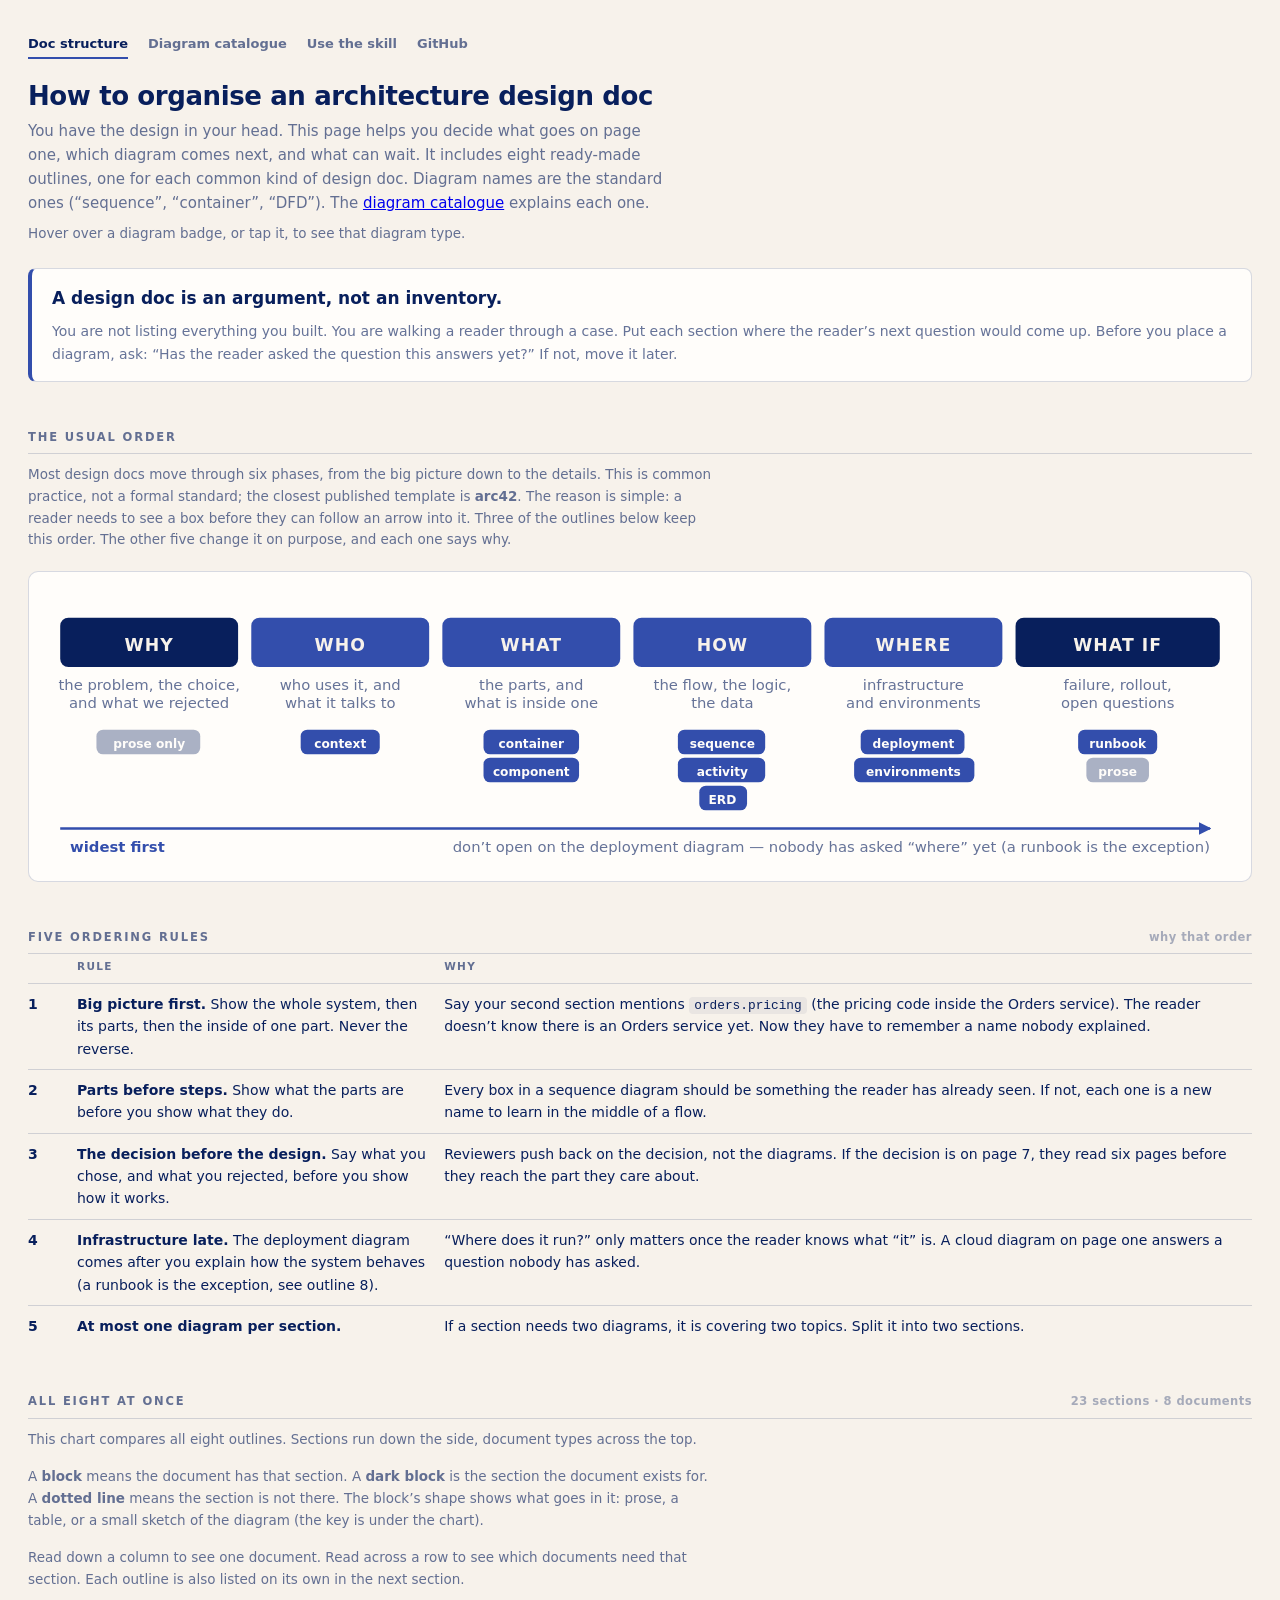
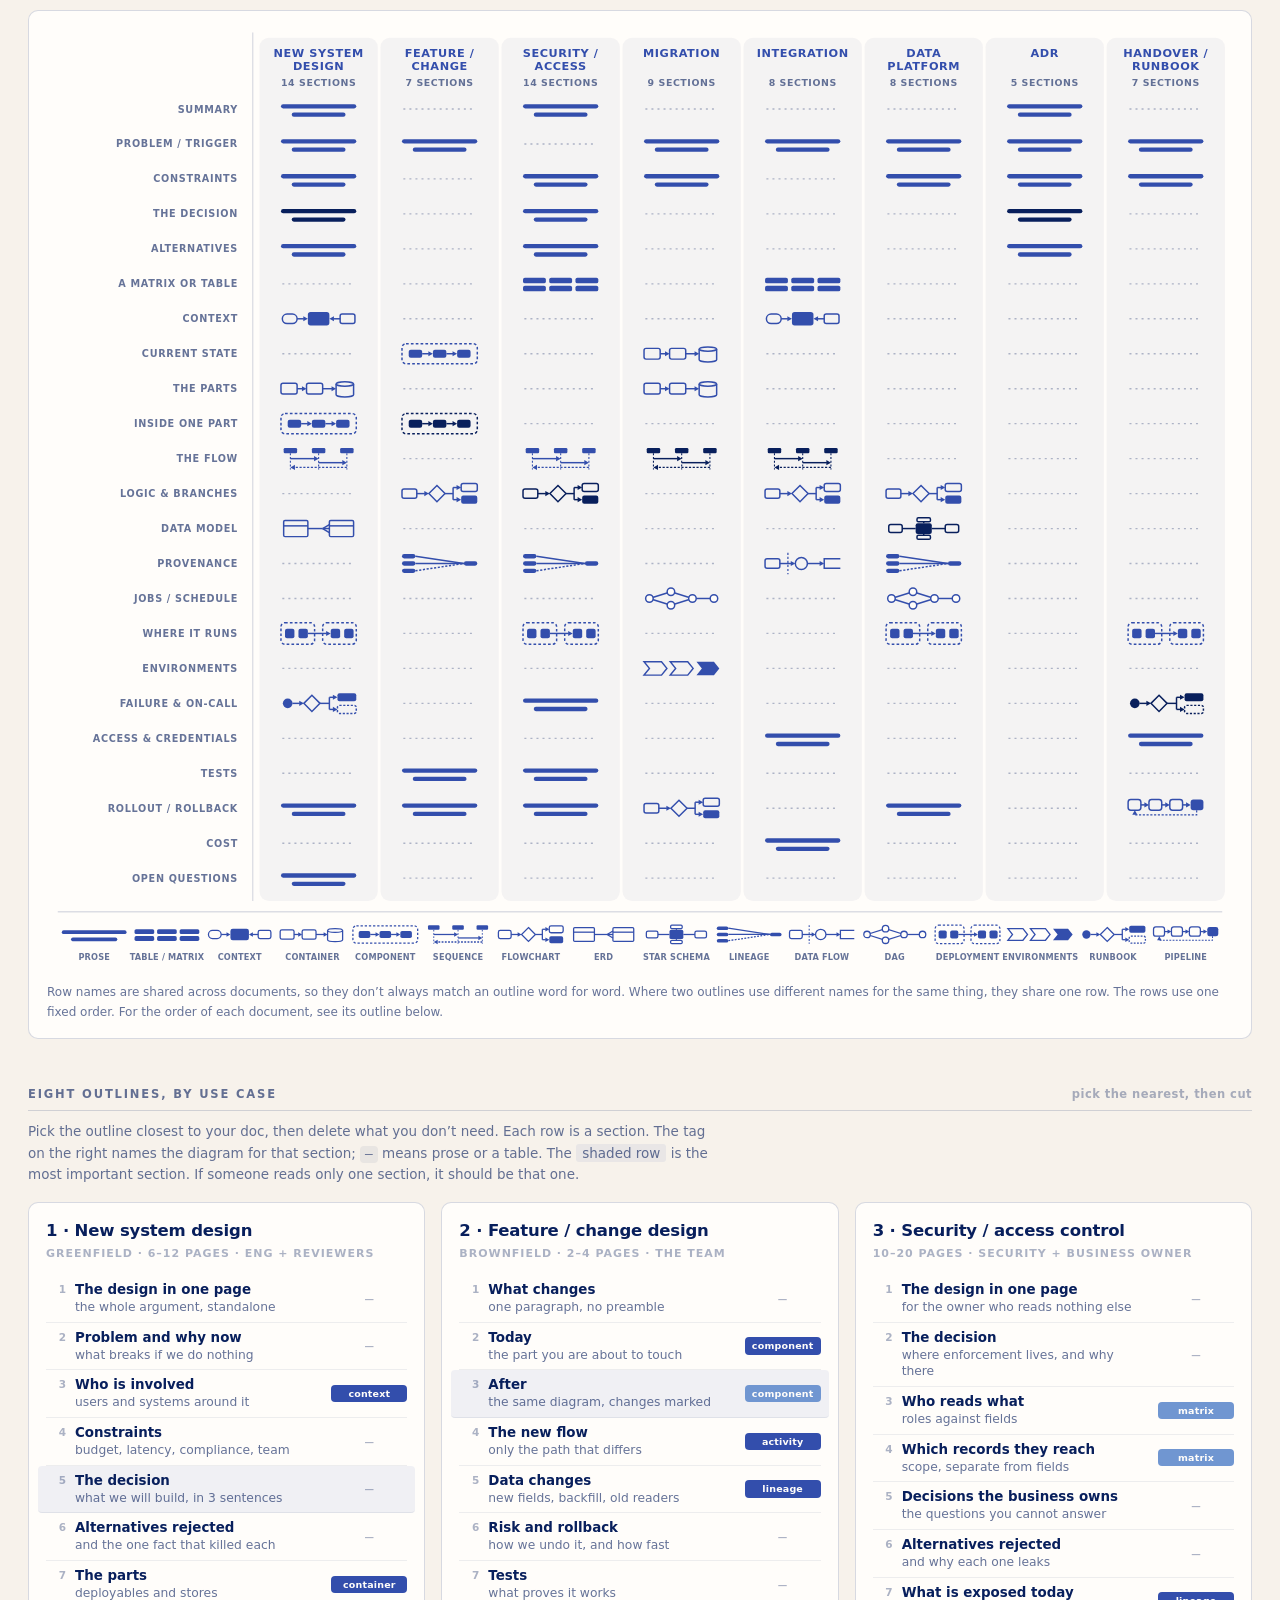
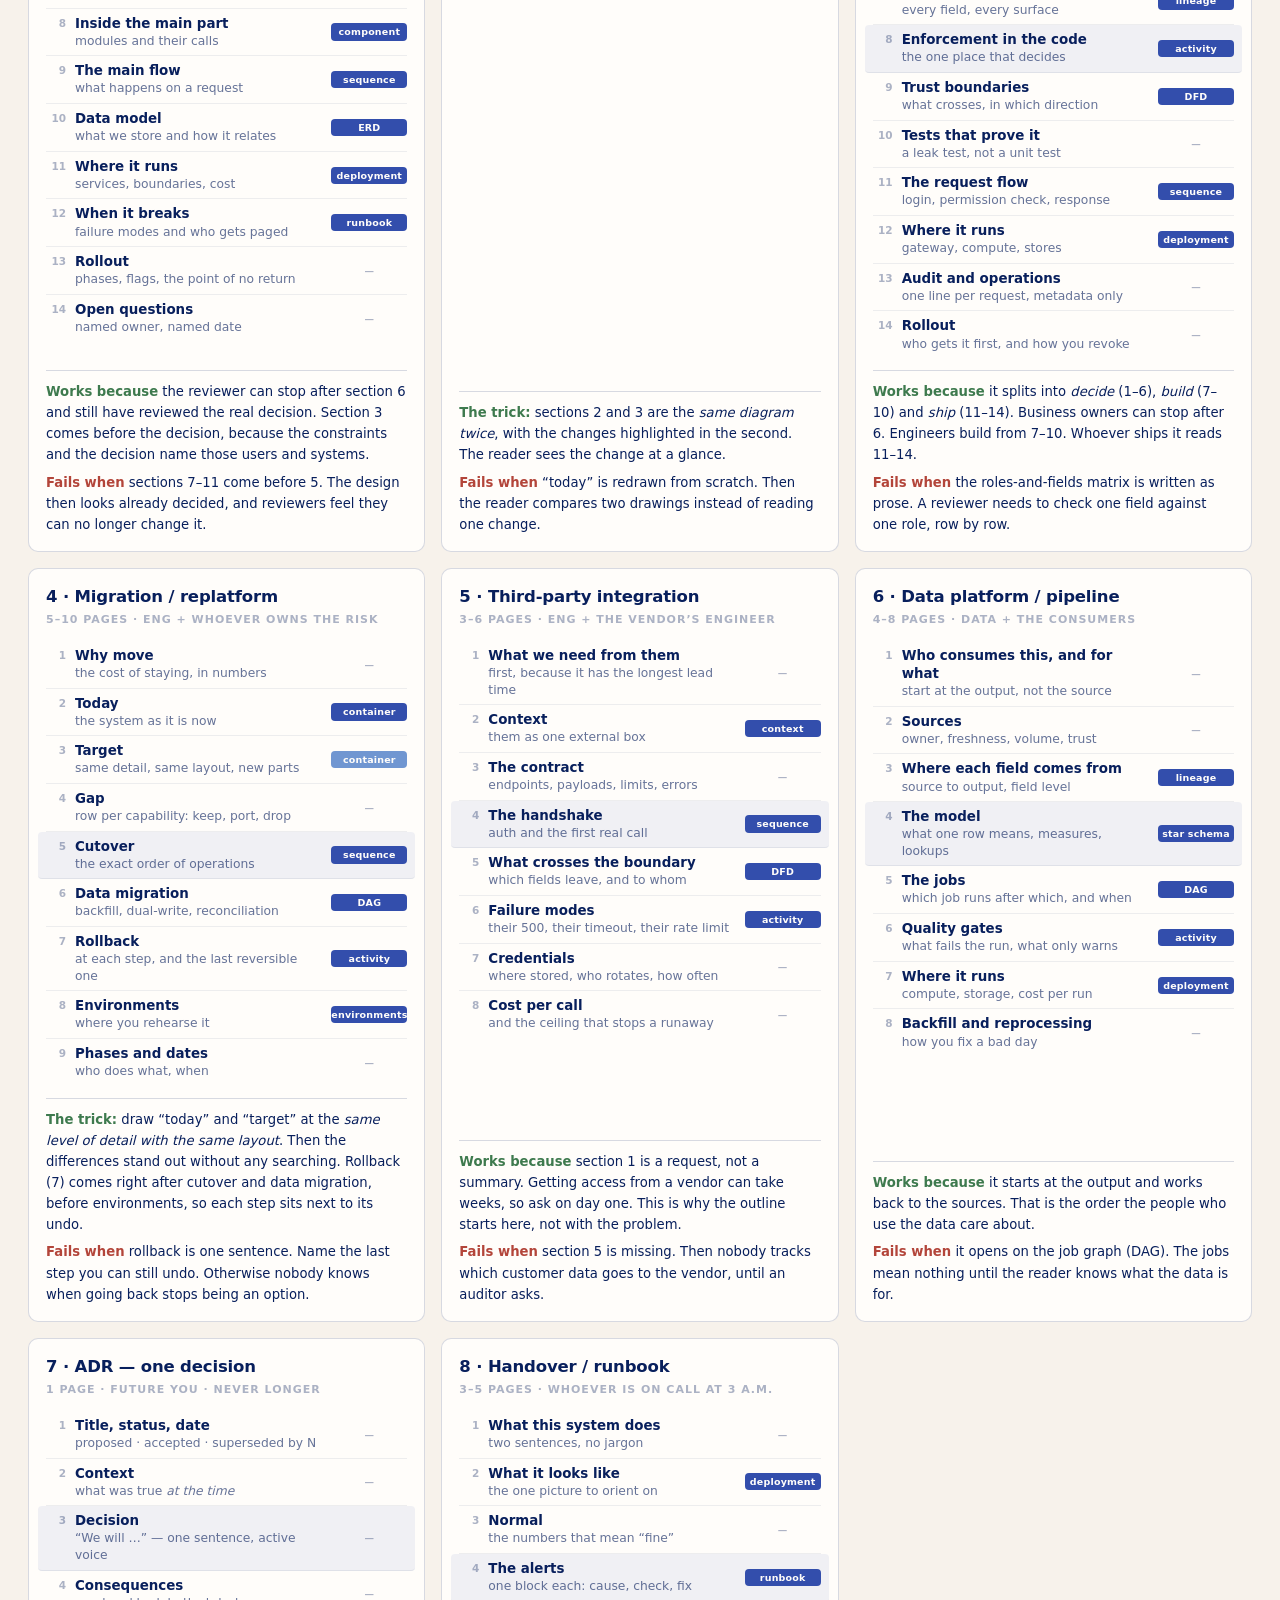
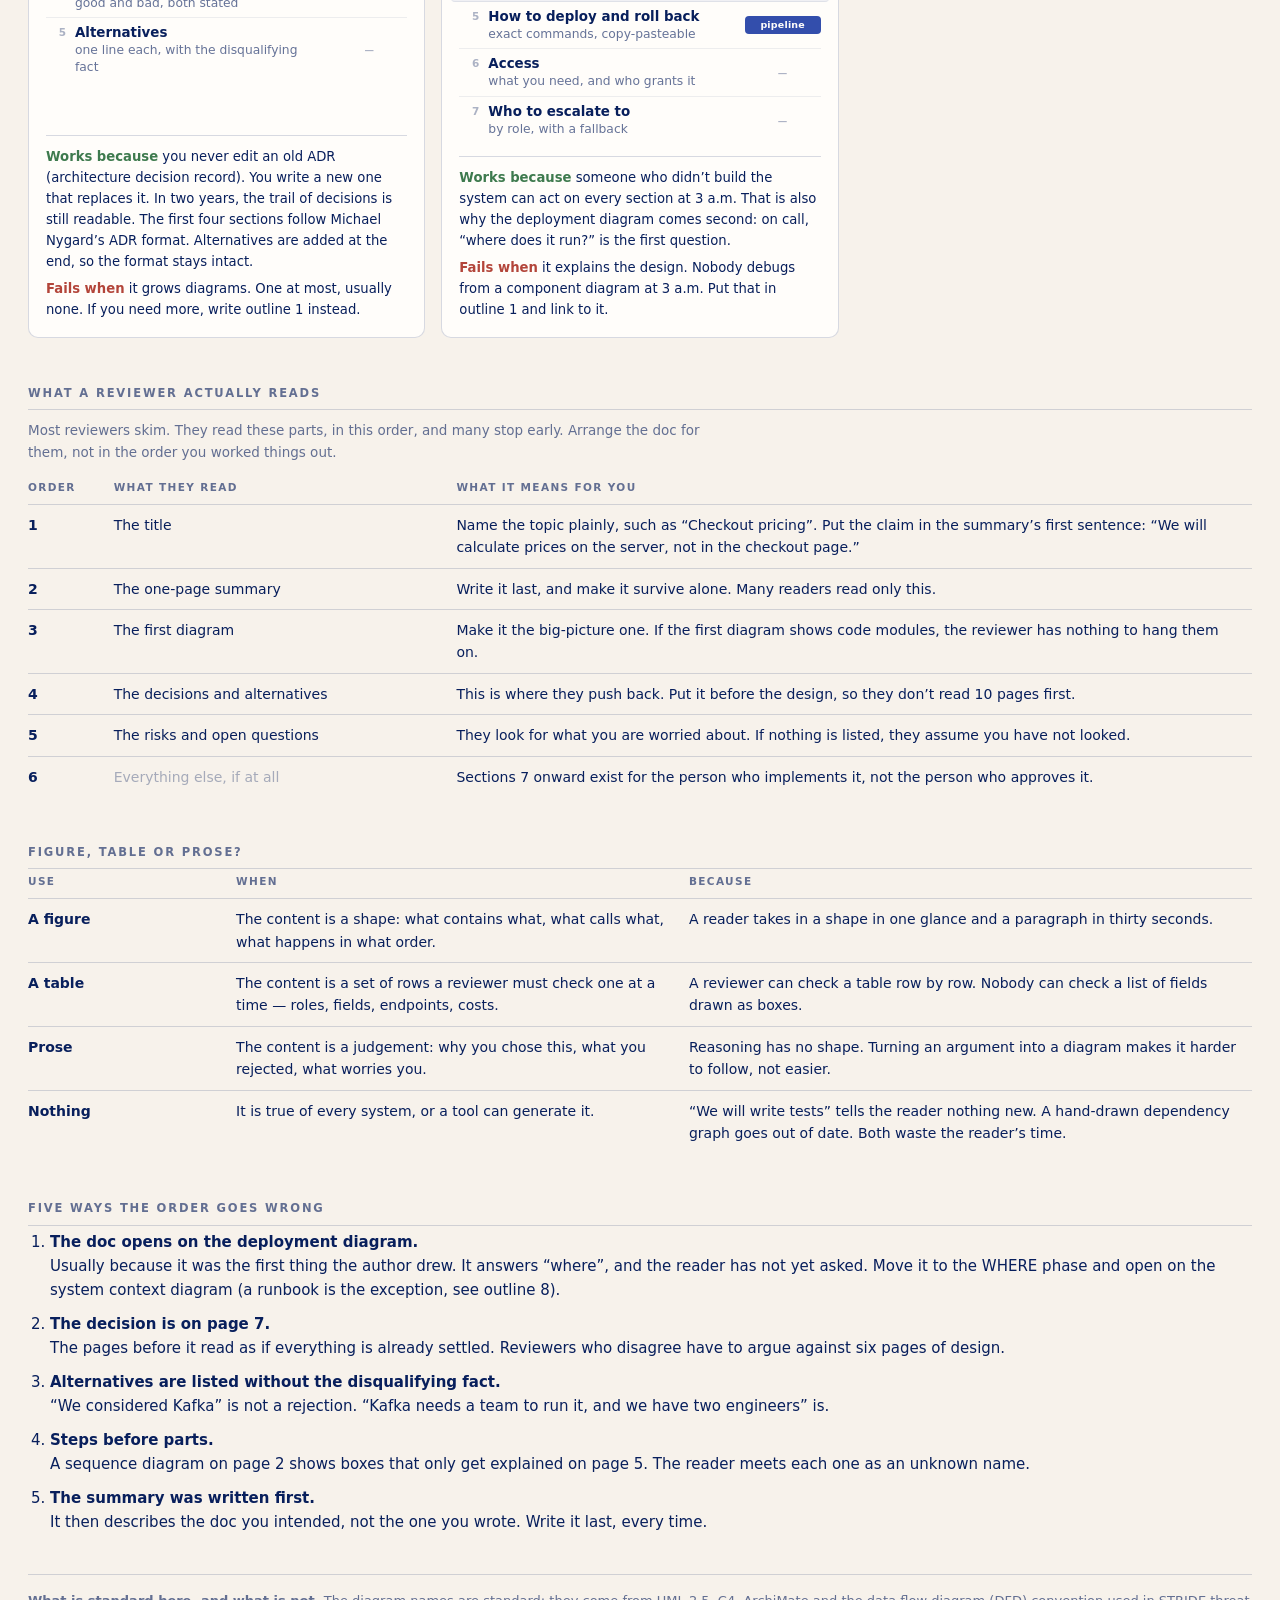
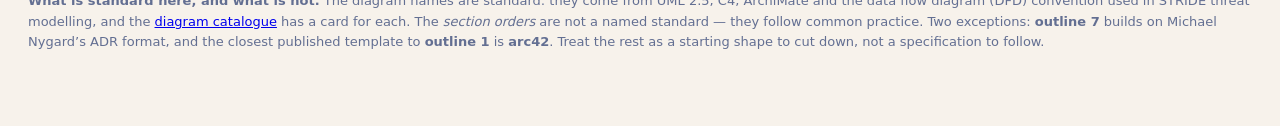
<file: docs/index.html>
<!doctype html>
<html lang="en"><head><meta charset="utf-8">
<meta name="viewport" content="width=device-width,initial-scale=1">
<title>How to organise an architecture design doc</title>
<meta name="description" content="Decide what goes on page one, which diagram comes next, and what can wait. Eight ready-made design doc outlines, with a preview of the right diagram for each section.">
<meta property="og:type" content="website">
<meta property="og:title" content="How to organise an architecture design doc">
<meta property="og:description" content="Decide what goes on page one, which diagram comes next, and what can wait. Eight ready-made design doc outlines, with a preview of the right diagram for each section.">
<meta property="og:url" content="https://whitewhiteqq.github.io/tech-design-doc/">
<meta property="og:image" content="https://whitewhiteqq.github.io/tech-design-doc/og.png">
<meta property="og:image:width" content="1200">
<meta property="og:image:height" content="630">
<meta name="twitter:card" content="summary_large_image">
<link rel="icon" href="data:,">
<!-- Companion to diagram-types.html. Self-contained: no font, no CDN, no external request.
     Each diagram badge is a button with a data-card attribute. Hovering, focusing or tapping it shows a
     small hover box built from <template id="pv-<id>"> at the end of this page. Those templates are
     generated from diagram-types.html by docs/tools/sync_previews.py; do not edit them by hand.
     One small inline script (no library) runs the hover box. No badge navigates anywhere.
     Diagram names follow UML 2.5, C4, ArchiMate and the DFD convention; diagram-types.html cards each one. -->
<style>
  :root{
    --bg:#F7F2EB; --card:#FFFDFA; --txt:#081F5C; --data:#334EAC; --data2:#7096D1;
    --mut:rgba(8,31,92,.62); --faint:rgba(8,31,92,.34); --grid:rgba(8,31,92,.16);
    --ok:#3E7A4E; --no:#B3453A;
    --sans:"Segoe UI",system-ui,-apple-system,"Helvetica Neue",sans-serif;
    --mono:ui-monospace,"Cascadia Mono",Consolas,monospace;
  }
  *{box-sizing:border-box}
  body{background:var(--bg);color:var(--txt);margin:0;font:15px/1.6 var(--sans);padding:34px 28px 60px}
  .wrap{max-width:1240px;margin:0 auto}
  h1{font-size:26px;line-height:1.22;margin:0 0 6px;letter-spacing:-.015em}
  .lede{font-size:15px;color:var(--mut);margin:0;max-width:68ch}
  h2{font-size:11.5px;letter-spacing:.16em;text-transform:uppercase;font-weight:700;color:var(--mut);
     margin:46px 0 4px;padding-bottom:7px;border-bottom:1px solid var(--grid)}
  h2 .cnt{float:right;letter-spacing:.04em;color:var(--faint);text-transform:none;font-weight:600}
  .note{font-size:13.5px;color:var(--mut);margin:10px 0 16px;max-width:80ch}
  .rule{background:var(--card);border:1px solid var(--grid);border-left:4px solid var(--data);
        border-radius:8px;padding:16px 20px;margin:24px 0 0}
  .rule b{font-size:17px}
  .rule p{margin:8px 0 0;color:var(--mut);font-size:14px}
  table{border-collapse:collapse;width:100%;font-size:14px}
  th{text-align:left;font-size:10.5px;letter-spacing:.13em;text-transform:uppercase;color:var(--mut);
     font-weight:700;padding:0 14px 8px 0;border-bottom:1px solid var(--grid)}
  td{padding:9px 14px 9px 0;border-bottom:1px solid var(--grid);vertical-align:top}
  tr:last-child td{border-bottom:none}
  code{font:12.8px/1.4 var(--mono);background:rgba(8,31,92,.06);padding:1px 5px;border-radius:4px}
  .hero{background:var(--card);border:1px solid var(--grid);border-radius:10px;padding:16px 18px;margin-top:20px}
  .hero svg{display:block;width:100%;height:auto}
  /* phone view of "The usual order": below 600 px the SVG chips shrink to about 19x6 px, so an HTML
     list with full-size badges replaces the SVG there */
  .phases{display:none}
  .phases ol{list-style:none;margin:0;padding:0}
  .phases li{padding:8px 0;border-bottom:1px solid rgba(8,31,92,.07);font-size:13.4px;line-height:1.35}
  .phases li:last-child{border-bottom:none}
  .phases li b{display:block;font-size:11px;letter-spacing:.09em;color:var(--data)}
  .phases li span.q{display:block;color:var(--mut);font-size:12.3px;margin:1px 0 6px}
  .phases .chips{display:flex;flex-wrap:wrap;gap:6px}
  .phases .dg{display:inline-block;width:auto;min-width:44px;min-height:28px;padding:4px 10px;
              font-size:12px;line-height:20px;border-radius:5px}
  .phases p{margin:8px 0 0;font-size:12.3px;color:var(--mut)}
  .phases p b{color:var(--data)}
  /* phone view of the key under "All eight at once": below 600 px the SVG key badges shrink to about
     17x11 px with 2 px gaps, under the 24x24 px target. The matrix stays, its key badges stop taking
     taps and focus, and this list of full-size badges takes their place */
  .keylist{display:none;margin:10px 0 0;padding:0;list-style:none;flex-wrap:wrap;gap:6px}
  .keylist .dg{display:inline-block;width:auto;min-width:44px;min-height:28px;padding:4px 10px;
               font-size:12px;line-height:20px;border-radius:5px}
  @media screen and (max-width:600px){
    .hero.arc svg{display:none}
    .hero.arc .phases{display:block}
    .keylist{display:flex}
    g.key{pointer-events:none;cursor:default}
  }
  .grid{display:grid;grid-template-columns:repeat(auto-fit,minmax(min(388px,100%),1fr));gap:16px}
  .skel{background:var(--card);border:1px solid var(--grid);border-radius:10px;padding:15px 17px 16px;
        break-inside:avoid;display:flex;flex-direction:column}
  .skel h3{margin:0 0 1px;font-size:16.5px;letter-spacing:-.01em}
  .skel .meta{font-size:11px;letter-spacing:.09em;text-transform:uppercase;color:var(--faint);
              font-weight:700;margin:0 0 12px}
  ol.sec{list-style:none;counter-reset:s;margin:0 0 12px;padding:0}
  /* two text rows (title, question) share column 2; the chip spans both rows in column 3 */
  ol.sec li{counter-increment:s;display:grid;grid-template-columns:20px 1fr 76px;
            grid-template-areas:"n t d" "n q d";gap:0 9px;
            padding:6px 0;border-bottom:1px solid rgba(8,31,92,.07);font-size:13.4px}
  ol.sec li:last-child{border-bottom:none}
  ol.sec li:before{content:counter(s);grid-area:n;font-size:10.5px;font-weight:700;
                   color:var(--faint);text-align:right;line-height:1.55;font-variant-numeric:tabular-nums}
  ol.sec b{grid-area:t;font-weight:650;line-height:1.35}
  ol.sec span.q{grid-area:q;color:var(--mut);font-size:12.3px;line-height:1.35}
  ol.sec li.hinge{background:rgba(51,78,172,.07);margin:0 -8px;padding:6px 8px;border-radius:4px}
  .dg{grid-area:d;align-self:center;font:9.5px/1.6 var(--sans);font-weight:700;color:#FFFDFA;
      background:var(--data);border-radius:4px;padding:1px 0;text-align:center;letter-spacing:.02em}
  .dg.n{background:none;color:var(--faint);font-weight:600}
  .dg.t{background:var(--data2)}
  /* badges are buttons: reset the browser button look so they match the span badges */
  button.dg{-webkit-appearance:none;appearance:none;border:0;margin:0;width:100%;display:block;
            cursor:pointer;transition:background-color .12s}
  button.dg:hover,button.dg:focus-visible,button.dg.on{background:var(--txt)}
  button.dg:focus-visible{outline:2px solid var(--data2);outline-offset:2px}
  g.chip,g.key{cursor:pointer}
  g.chip:hover rect,g.chip:focus-visible rect,g.chip.on rect{fill:#081F5C}
  g.chip:focus,g.key:focus{outline:none}
  g.chip:focus-visible,g.key:focus-visible{outline:2px solid var(--data2);outline-offset:1px}
  g.key:hover text,g.key:focus-visible text,g.key.on text{fill:#081F5C;text-decoration:underline}
  g.key:hover g>*,g.key:focus-visible g>*,g.key.on g>*{opacity:.75}
  .topnav{display:flex;flex-wrap:wrap;gap:6px 20px;font-size:13px;font-weight:600;margin:0 0 22px}
  .topnav a{color:var(--mut);text-decoration:none;padding-bottom:2px;border-bottom:2px solid transparent}
  .topnav a:hover,.topnav a:focus-visible{color:var(--txt);border-bottom-color:var(--grid)}
  .topnav a[aria-current="page"]{color:var(--txt);border-bottom-color:var(--data)}
  .hint{font-size:13.5px;color:var(--mut);margin:8px 0 0}
  /* hover box: one floating card, filled from <template id="pv-<id>"> by the script at the end */
  #pv-tip{position:fixed;left:0;top:0;z-index:50;width:min(280px,calc(100vw - 16px));
          max-height:calc(100vh - 16px);overflow:hidden;pointer-events:none;
          background:var(--card);color:var(--txt);border:1px solid var(--grid);border-radius:10px;
          box-shadow:0 10px 28px rgba(8,31,92,.22);padding:10px 12px 11px;font:12.5px/1.45 var(--sans)}
  #pv-tip[hidden]{display:none}
  #pv-tip .pv-t{margin:0;font-size:14.5px;font-weight:700;letter-spacing:-.01em;line-height:1.3}
  #pv-tip .alt{margin:1px 0 6px;font-size:9.5px;letter-spacing:.1em;text-transform:uppercase;
               color:var(--faint);font-weight:700}
  #pv-tip svg{display:block;width:100%;height:auto;margin:0 0 7px}
  #pv-tip .when{border-top:1px solid var(--grid);padding-top:6px}
  #pv-tip .when p{margin:0 0 3px} #pv-tip .when p:last-child{margin:0}
  #pv-tip .yes b{color:var(--ok)} #pv-tip .no b{color:var(--no)}
  .tail{border-top:1px solid var(--grid);margin-top:auto;padding-top:10px;font-size:13.2px}
  .tail p{margin:0 0 6px} .tail p:last-child{margin:0}
  .tail .k b{color:var(--ok)} .tail .x b{color:var(--no)}
  ol.mist{margin:0;padding-left:22px} ol.mist li{margin-bottom:10px} ol.mist b{display:block}
  .foot{margin-top:40px;padding-top:16px;border-top:1px solid var(--grid);font-size:13px;color:var(--mut)}
  @media print{
    #pv-tip,.topnav,.hint{display:none!important}
    body{background:#fff;padding:0;font-size:9.6pt}
    .grid{grid-template-columns:1fr 1fr;gap:9px}
    .skel,.rule,.hero{background:#fff;break-inside:avoid} h2{margin-top:18px}
  }
</style></head><body><div class="wrap">

<nav class="topnav" aria-label="Site"><a href="index.html" aria-current="page">Doc structure</a><a href="diagram-types.html">Diagram catalogue</a><a href="skill.html">Use the skill</a><a href="https://github.com/whitewhiteqq/tech-design-doc">GitHub</a></nav>

<h1>How to organise an architecture design doc</h1>
<p class="lede">You have the design in your head. This page helps you decide what goes on page one,
which diagram comes next, and what can wait. It includes eight ready-made outlines, one for each common
kind of design doc. Diagram names are the standard ones (“sequence”, “container”, “DFD”).
The <a href="diagram-types.html">diagram catalogue</a> explains each one.</p>
<p class="hint" hidden>Hover over a diagram badge, or tap it, to see that diagram type.</p>

<div class="rule">
  <b>A design doc is an argument, not an inventory.</b>
  <p>You are not listing everything you built. You are walking a reader through a case.
  Put each section where the reader’s next question would come up. Before you place a diagram, ask:
  “Has the reader asked the question this answers yet?” If not, move it later.</p>
</div>

<!-- ══════════════ the arc ══════════════ -->
<h2>The usual order</h2>
<p class="note">Most design docs move through six phases, from the big picture down to the details.
This is common practice, not a formal standard; the closest published template is <b>arc42</b>.
The reason is simple: a reader needs to see a box before they can follow an arrow into it.
Three of the outlines below keep this order. The other five change it on purpose, and each one says why.</p>
<div class="hero arc">
<svg viewBox="0 0 720 168" role="group" aria-label="Six phases left to right: why, who, what, how, where, what if. Each names the question it answers and the diagram types that belong in it. An arrow underneath reads widest first.">
  <g font-size="10.5" font-weight="800" fill="#F7F2EB" text-anchor="middle" letter-spacing=".06em">
    <rect x="8" y="18" width="108" height="30" rx="5" fill="#081F5C"/><text x="62" y="38">WHY</text>
    <rect x="124" y="18" width="108" height="30" rx="5" fill="#334EAC"/><text x="178" y="38">WHO</text>
    <rect x="240" y="18" width="108" height="30" rx="5" fill="#334EAC"/><text x="294" y="38">WHAT</text>
    <rect x="356" y="18" width="108" height="30" rx="5" fill="#334EAC"/><text x="410" y="38">HOW</text>
    <rect x="472" y="18" width="108" height="30" rx="5" fill="#334EAC"/><text x="526" y="38">WHERE</text>
    <rect x="588" y="18" width="124" height="30" rx="5" fill="#081F5C"/><text x="650" y="38">WHAT IF</text></g>
  <g font-size="9" fill="rgba(8,31,92,.62)" text-anchor="middle">
    <text x="62" y="62">the problem, the choice,</text><text x="62" y="73">and what we rejected</text>
    <text x="178" y="62">who uses it, and</text><text x="178" y="73">what it talks to</text>
    <text x="294" y="62">the parts, and</text><text x="294" y="73">what is inside one</text>
    <text x="410" y="62">the flow, the logic,</text><text x="410" y="73">the data</text>
    <text x="526" y="62">infrastructure</text><text x="526" y="73">and environments</text>
    <text x="650" y="62">failure, rollout,</text><text x="650" y="73">open questions</text></g>
  <g font-size="7.4" font-weight="700" text-anchor="middle">
    <rect x="30" y="86" width="63" height="15" rx="4" fill="rgba(8,31,92,.34)"/><text x="62" y="97" fill="#FFFDFA">prose only</text>
    <g class="chip" data-card="a1" tabindex="0" role="button" aria-label="Diagram type: context"><rect x="154" y="86" width="48" height="15" rx="4" fill="#334EAC"/><text x="178" y="97" fill="#FFFDFA">context</text></g>
    <g class="chip" data-card="a2" tabindex="0" role="button" aria-label="Diagram type: container"><rect x="265" y="86" width="58" height="15" rx="4" fill="#334EAC"/><text x="294" y="97" fill="#FFFDFA">container</text></g>
    <g class="chip" data-card="a3" tabindex="0" role="button" aria-label="Diagram type: component"><rect x="265" y="103" width="58" height="15" rx="4" fill="#334EAC"/><text x="294" y="114" fill="#FFFDFA">component</text></g>
    <g class="chip" data-card="c1" tabindex="0" role="button" aria-label="Diagram type: sequence"><rect x="383" y="86" width="53" height="15" rx="4" fill="#334EAC"/><text x="410" y="97" fill="#FFFDFA">sequence</text></g>
    <g class="chip" data-card="c3" tabindex="0" role="button" aria-label="Diagram type: activity"><rect x="383" y="103" width="53" height="15" rx="4" fill="#334EAC"/><text x="410" y="114" fill="#FFFDFA">activity</text></g>
    <g class="chip" data-card="d1" tabindex="0" role="button" aria-label="Diagram type: ERD"><rect x="396" y="120" width="29" height="15" rx="4" fill="#334EAC"/><text x="410" y="131" fill="#FFFDFA">ERD</text></g>
    <g class="chip" data-card="b1" tabindex="0" role="button" aria-label="Diagram type: deployment"><rect x="494" y="86" width="63" height="15" rx="4" fill="#334EAC"/><text x="526" y="97" fill="#FFFDFA">deployment</text></g>
    <g class="chip" data-card="b3" tabindex="0" role="button" aria-label="Diagram type: environments"><rect x="490" y="103" width="73" height="15" rx="4" fill="#334EAC"/><text x="526" y="114" fill="#FFFDFA">environments</text></g>
    <g class="chip" data-card="e3" tabindex="0" role="button" aria-label="Diagram type: runbook"><rect x="626" y="86" width="48" height="15" rx="4" fill="#334EAC"/><text x="650" y="97" fill="#FFFDFA">runbook</text></g>
    <rect x="631" y="103" width="38" height="15" rx="4" fill="rgba(8,31,92,.34)"/><text x="650" y="114" fill="#FFFDFA">prose</text>
  </g>
  <path d="M8 146 L706 146" fill="none" stroke="#334EAC" stroke-width="1.4" marker-end="url(#a)"/>
  <text x="14" y="160" font-size="9" font-weight="700" fill="#334EAC">widest first</text>
  <text x="706" y="160" font-size="9" fill="rgba(8,31,92,.62)" text-anchor="end">don’t open on the deployment diagram — nobody has asked “where” yet (a runbook is the exception)</text>
</svg>
<div class="phases">
  <ol aria-label="Six phases, in order">
    <li><b>WHY</b><span class="q">the problem, the choice, and what we rejected</span><span class="chips"><span class="dg n">prose only</span></span></li>
    <li><b>WHO</b><span class="q">who uses it, and what it talks to</span><span class="chips"><button type="button" class="dg" data-card="a1">context</button></span></li>
    <li><b>WHAT</b><span class="q">the parts, and what is inside one</span><span class="chips"><button type="button" class="dg" data-card="a2">container</button><button type="button" class="dg" data-card="a3">component</button></span></li>
    <li><b>HOW</b><span class="q">the flow, the logic, the data</span><span class="chips"><button type="button" class="dg" data-card="c1">sequence</button><button type="button" class="dg" data-card="c3">activity</button><button type="button" class="dg" data-card="d1">ERD</button></span></li>
    <li><b>WHERE</b><span class="q">infrastructure and environments</span><span class="chips"><button type="button" class="dg" data-card="b1">deployment</button><button type="button" class="dg" data-card="b3">environments</button></span></li>
    <li><b>WHAT IF</b><span class="q">failure, rollout, open questions</span><span class="chips"><button type="button" class="dg" data-card="e3">runbook</button><span class="dg n">prose</span></span></li>
  </ol>
  <p><b>Widest first.</b> Don’t open on the deployment diagram (a runbook is the exception, see outline 8). Nobody has asked “where” yet.</p>
</div>
</div>

<!-- ══════════════ ordering rules ══════════════ -->
<h2>Five ordering rules <span class="cnt">why that order</span></h2>
<table>
  <tr><th style="width:4%"></th><th style="width:30%">Rule</th><th>Why</th></tr>
  <tr><td><b>1</b></td><td><b>Big picture first.</b> Show the whole system, then its parts, then the inside of one part. Never the reverse.</td>
      <td>Say your second section mentions <code>orders.pricing</code> (the pricing code inside the Orders service). The reader doesn’t know there is an Orders service yet. Now they have to remember a name nobody explained.</td></tr>
  <tr><td><b>2</b></td><td><b>Parts before steps.</b> Show what the parts are before you show what they do.</td>
      <td>Every box in a sequence diagram should be something the reader has already seen. If not, each one is a new name to learn in the middle of a flow.</td></tr>
  <tr><td><b>3</b></td><td><b>The decision before the design.</b> Say what you chose, and what you rejected, before you show how it works.</td>
      <td>Reviewers push back on the decision, not the diagrams. If the decision is on page 7, they read six pages before they reach the part they care about.</td></tr>
  <tr><td><b>4</b></td><td><b>Infrastructure late.</b> The deployment diagram comes after you explain how the system behaves (a runbook is the exception, see outline 8).</td>
      <td>“Where does it run?” only matters once the reader knows what “it” is. A cloud diagram on page one answers a question nobody has asked.</td></tr>
  <tr><td><b>5</b></td><td><b>At most one diagram per section.</b></td>
      <td>If a section needs two diagrams, it is covering two topics. Split it into two sections.</td></tr>
</table>

<!-- ══════════════ all eight at once ══════════════ -->
<h2>All eight at once <span class="cnt">23 sections · 8 documents</span></h2>
<p class="note">This chart compares all eight outlines. Sections run down the side, document types across the top.</p>
<p class="note">A <b>block</b> means the document has that section. A <b>dark block</b> is the section the document exists for.
A <b>dotted line</b> means the section is not there. The block’s shape shows what goes in it: prose, a table, or a
small sketch of the diagram (the key is under the chart).</p>
<p class="note">Read down a column to see one document. Read across a row to see which documents need that section.
Each outline is also listed on its own in the next section.</p>
<div class="hero">
<svg viewBox="0 0 882 702" role="group" aria-label="Twenty-three canonical sections down the side, eight document types across the top. A block means the document has that section, a dark block marks the section it exists to deliver, a faint dotted line means it is absent, and the shape of the block is a small silhouette of what fills the section: prose, a table, or one of fourteen diagram types named in the key underneath.">
<rect x="158" y="8" width="88" height="642" rx="7" fill="rgba(8,31,92,.045)"/>
<text x="202" y="22" font-size="8.4" font-weight="800" fill="#334EAC" text-anchor="middle" letter-spacing=".05em">NEW SYSTEM</text>
<text x="202" y="32" font-size="8.4" font-weight="800" fill="#334EAC" text-anchor="middle" letter-spacing=".05em">DESIGN</text>
<text x="202" y="44" font-size="7" font-weight="600" fill="rgba(8,31,92,.62)" text-anchor="middle" letter-spacing=".06em">14 SECTIONS</text>
<rect x="248" y="8" width="88" height="642" rx="7" fill="rgba(8,31,92,.045)"/>
<text x="292" y="22" font-size="8.4" font-weight="800" fill="#334EAC" text-anchor="middle" letter-spacing=".05em">FEATURE /</text>
<text x="292" y="32" font-size="8.4" font-weight="800" fill="#334EAC" text-anchor="middle" letter-spacing=".05em">CHANGE</text>
<text x="292" y="44" font-size="7" font-weight="600" fill="rgba(8,31,92,.62)" text-anchor="middle" letter-spacing=".06em">7 SECTIONS</text>
<rect x="338" y="8" width="88" height="642" rx="7" fill="rgba(8,31,92,.045)"/>
<text x="382" y="22" font-size="8.4" font-weight="800" fill="#334EAC" text-anchor="middle" letter-spacing=".05em">SECURITY /</text>
<text x="382" y="32" font-size="8.4" font-weight="800" fill="#334EAC" text-anchor="middle" letter-spacing=".05em">ACCESS</text>
<text x="382" y="44" font-size="7" font-weight="600" fill="rgba(8,31,92,.62)" text-anchor="middle" letter-spacing=".06em">14 SECTIONS</text>
<rect x="428" y="8" width="88" height="642" rx="7" fill="rgba(8,31,92,.045)"/>
<text x="472" y="22" font-size="8.4" font-weight="800" fill="#334EAC" text-anchor="middle" letter-spacing=".05em">MIGRATION</text>
<text x="472" y="44" font-size="7" font-weight="600" fill="rgba(8,31,92,.62)" text-anchor="middle" letter-spacing=".06em">9 SECTIONS</text>
<rect x="518" y="8" width="88" height="642" rx="7" fill="rgba(8,31,92,.045)"/>
<text x="562" y="22" font-size="8.4" font-weight="800" fill="#334EAC" text-anchor="middle" letter-spacing=".05em">INTEGRATION</text>
<text x="562" y="44" font-size="7" font-weight="600" fill="rgba(8,31,92,.62)" text-anchor="middle" letter-spacing=".06em">8 SECTIONS</text>
<rect x="608" y="8" width="88" height="642" rx="7" fill="rgba(8,31,92,.045)"/>
<text x="652" y="22" font-size="8.4" font-weight="800" fill="#334EAC" text-anchor="middle" letter-spacing=".05em">DATA</text>
<text x="652" y="32" font-size="8.4" font-weight="800" fill="#334EAC" text-anchor="middle" letter-spacing=".05em">PLATFORM</text>
<text x="652" y="44" font-size="7" font-weight="600" fill="rgba(8,31,92,.62)" text-anchor="middle" letter-spacing=".06em">8 SECTIONS</text>
<rect x="698" y="8" width="88" height="642" rx="7" fill="rgba(8,31,92,.045)"/>
<text x="742" y="22" font-size="8.4" font-weight="800" fill="#334EAC" text-anchor="middle" letter-spacing=".05em">ADR</text>
<text x="742" y="44" font-size="7" font-weight="600" fill="rgba(8,31,92,.62)" text-anchor="middle" letter-spacing=".06em">5 SECTIONS</text>
<rect x="788" y="8" width="88" height="642" rx="7" fill="rgba(8,31,92,.045)"/>
<text x="832" y="22" font-size="8.4" font-weight="800" fill="#334EAC" text-anchor="middle" letter-spacing=".05em">HANDOVER /</text>
<text x="832" y="32" font-size="8.4" font-weight="800" fill="#334EAC" text-anchor="middle" letter-spacing=".05em">RUNBOOK</text>
<text x="832" y="44" font-size="7" font-weight="600" fill="rgba(8,31,92,.62)" text-anchor="middle" letter-spacing=".06em">7 SECTIONS</text>
<text x="142" y="63.6" font-size="7.2" font-weight="700" fill="rgba(8,31,92,.62)" text-anchor="end" letter-spacing=".07em">SUMMARY</text>
<rect x="174" y="57.4" width="56" height="3.2" rx="1.6" fill="#334EAC"/><rect x="182" y="63.6" width="40" height="3.2" rx="1.6" fill="#334EAC"/>
<path d="M265 61 h54" stroke="rgba(8,31,92,.30)" stroke-width="1" stroke-dasharray="1.5 3"/>
<rect x="354" y="57.4" width="56" height="3.2" rx="1.6" fill="#334EAC"/><rect x="362" y="63.6" width="40" height="3.2" rx="1.6" fill="#334EAC"/>
<path d="M445 61 h54" stroke="rgba(8,31,92,.30)" stroke-width="1" stroke-dasharray="1.5 3"/>
<path d="M535 61 h54" stroke="rgba(8,31,92,.30)" stroke-width="1" stroke-dasharray="1.5 3"/>
<path d="M625 61 h54" stroke="rgba(8,31,92,.30)" stroke-width="1" stroke-dasharray="1.5 3"/>
<rect x="714" y="57.4" width="56" height="3.2" rx="1.6" fill="#334EAC"/><rect x="722" y="63.6" width="40" height="3.2" rx="1.6" fill="#334EAC"/>
<path d="M805 61 h54" stroke="rgba(8,31,92,.30)" stroke-width="1" stroke-dasharray="1.5 3"/>
<text x="142" y="89.6" font-size="7.2" font-weight="700" fill="rgba(8,31,92,.62)" text-anchor="end" letter-spacing=".07em">PROBLEM / TRIGGER</text>
<rect x="174" y="83.4" width="56" height="3.2" rx="1.6" fill="#334EAC"/><rect x="182" y="89.6" width="40" height="3.2" rx="1.6" fill="#334EAC"/>
<rect x="264" y="83.4" width="56" height="3.2" rx="1.6" fill="#334EAC"/><rect x="272" y="89.6" width="40" height="3.2" rx="1.6" fill="#334EAC"/>
<path d="M355 87 h54" stroke="rgba(8,31,92,.30)" stroke-width="1" stroke-dasharray="1.5 3"/>
<rect x="444" y="83.4" width="56" height="3.2" rx="1.6" fill="#334EAC"/><rect x="452" y="89.6" width="40" height="3.2" rx="1.6" fill="#334EAC"/>
<rect x="534" y="83.4" width="56" height="3.2" rx="1.6" fill="#334EAC"/><rect x="542" y="89.6" width="40" height="3.2" rx="1.6" fill="#334EAC"/>
<rect x="624" y="83.4" width="56" height="3.2" rx="1.6" fill="#334EAC"/><rect x="632" y="89.6" width="40" height="3.2" rx="1.6" fill="#334EAC"/>
<rect x="714" y="83.4" width="56" height="3.2" rx="1.6" fill="#334EAC"/><rect x="722" y="89.6" width="40" height="3.2" rx="1.6" fill="#334EAC"/>
<rect x="804" y="83.4" width="56" height="3.2" rx="1.6" fill="#334EAC"/><rect x="812" y="89.6" width="40" height="3.2" rx="1.6" fill="#334EAC"/>
<text x="142" y="115.6" font-size="7.2" font-weight="700" fill="rgba(8,31,92,.62)" text-anchor="end" letter-spacing=".07em">CONSTRAINTS</text>
<rect x="174" y="109.4" width="56" height="3.2" rx="1.6" fill="#334EAC"/><rect x="182" y="115.6" width="40" height="3.2" rx="1.6" fill="#334EAC"/>
<path d="M265 113 h54" stroke="rgba(8,31,92,.30)" stroke-width="1" stroke-dasharray="1.5 3"/>
<rect x="354" y="109.4" width="56" height="3.2" rx="1.6" fill="#334EAC"/><rect x="362" y="115.6" width="40" height="3.2" rx="1.6" fill="#334EAC"/>
<rect x="444" y="109.4" width="56" height="3.2" rx="1.6" fill="#334EAC"/><rect x="452" y="115.6" width="40" height="3.2" rx="1.6" fill="#334EAC"/>
<path d="M535 113 h54" stroke="rgba(8,31,92,.30)" stroke-width="1" stroke-dasharray="1.5 3"/>
<rect x="624" y="109.4" width="56" height="3.2" rx="1.6" fill="#334EAC"/><rect x="632" y="115.6" width="40" height="3.2" rx="1.6" fill="#334EAC"/>
<rect x="714" y="109.4" width="56" height="3.2" rx="1.6" fill="#334EAC"/><rect x="722" y="115.6" width="40" height="3.2" rx="1.6" fill="#334EAC"/>
<rect x="804" y="109.4" width="56" height="3.2" rx="1.6" fill="#334EAC"/><rect x="812" y="115.6" width="40" height="3.2" rx="1.6" fill="#334EAC"/>
<text x="142" y="141.6" font-size="7.2" font-weight="700" fill="rgba(8,31,92,.62)" text-anchor="end" letter-spacing=".07em">THE DECISION</text>
<rect x="174" y="135.4" width="56" height="3.2" rx="1.6" fill="#081F5C"/><rect x="182" y="141.6" width="40" height="3.2" rx="1.6" fill="#081F5C"/>
<path d="M265 139 h54" stroke="rgba(8,31,92,.30)" stroke-width="1" stroke-dasharray="1.5 3"/>
<rect x="354" y="135.4" width="56" height="3.2" rx="1.6" fill="#334EAC"/><rect x="362" y="141.6" width="40" height="3.2" rx="1.6" fill="#334EAC"/>
<path d="M445 139 h54" stroke="rgba(8,31,92,.30)" stroke-width="1" stroke-dasharray="1.5 3"/>
<path d="M535 139 h54" stroke="rgba(8,31,92,.30)" stroke-width="1" stroke-dasharray="1.5 3"/>
<path d="M625 139 h54" stroke="rgba(8,31,92,.30)" stroke-width="1" stroke-dasharray="1.5 3"/>
<rect x="714" y="135.4" width="56" height="3.2" rx="1.6" fill="#081F5C"/><rect x="722" y="141.6" width="40" height="3.2" rx="1.6" fill="#081F5C"/>
<path d="M805 139 h54" stroke="rgba(8,31,92,.30)" stroke-width="1" stroke-dasharray="1.5 3"/>
<text x="142" y="167.6" font-size="7.2" font-weight="700" fill="rgba(8,31,92,.62)" text-anchor="end" letter-spacing=".07em">ALTERNATIVES</text>
<rect x="174" y="161.4" width="56" height="3.2" rx="1.6" fill="#334EAC"/><rect x="182" y="167.6" width="40" height="3.2" rx="1.6" fill="#334EAC"/>
<path d="M265 165 h54" stroke="rgba(8,31,92,.30)" stroke-width="1" stroke-dasharray="1.5 3"/>
<rect x="354" y="161.4" width="56" height="3.2" rx="1.6" fill="#334EAC"/><rect x="362" y="167.6" width="40" height="3.2" rx="1.6" fill="#334EAC"/>
<path d="M445 165 h54" stroke="rgba(8,31,92,.30)" stroke-width="1" stroke-dasharray="1.5 3"/>
<path d="M535 165 h54" stroke="rgba(8,31,92,.30)" stroke-width="1" stroke-dasharray="1.5 3"/>
<path d="M625 165 h54" stroke="rgba(8,31,92,.30)" stroke-width="1" stroke-dasharray="1.5 3"/>
<rect x="714" y="161.4" width="56" height="3.2" rx="1.6" fill="#334EAC"/><rect x="722" y="167.6" width="40" height="3.2" rx="1.6" fill="#334EAC"/>
<path d="M805 165 h54" stroke="rgba(8,31,92,.30)" stroke-width="1" stroke-dasharray="1.5 3"/>
<text x="142" y="193.6" font-size="7.2" font-weight="700" fill="rgba(8,31,92,.62)" text-anchor="end" letter-spacing=".07em">A MATRIX OR TABLE</text>
<path d="M175 191 h54" stroke="rgba(8,31,92,.30)" stroke-width="1" stroke-dasharray="1.5 3"/>
<path d="M265 191 h54" stroke="rgba(8,31,92,.30)" stroke-width="1" stroke-dasharray="1.5 3"/>
<rect x="354" y="186.4" width="17" height="4.2" rx="1.4" fill="#334EAC"/><rect x="373.5" y="186.4" width="17" height="4.2" rx="1.4" fill="#334EAC"/><rect x="393" y="186.4" width="17" height="4.2" rx="1.4" fill="#334EAC"/><rect x="354" y="192.4" width="17" height="4.2" rx="1.4" fill="#334EAC"/><rect x="373.5" y="192.4" width="17" height="4.2" rx="1.4" fill="#334EAC"/><rect x="393" y="192.4" width="17" height="4.2" rx="1.4" fill="#334EAC"/>
<path d="M445 191 h54" stroke="rgba(8,31,92,.30)" stroke-width="1" stroke-dasharray="1.5 3"/>
<rect x="534" y="186.4" width="17" height="4.2" rx="1.4" fill="#334EAC"/><rect x="553.5" y="186.4" width="17" height="4.2" rx="1.4" fill="#334EAC"/><rect x="573" y="186.4" width="17" height="4.2" rx="1.4" fill="#334EAC"/><rect x="534" y="192.4" width="17" height="4.2" rx="1.4" fill="#334EAC"/><rect x="553.5" y="192.4" width="17" height="4.2" rx="1.4" fill="#334EAC"/><rect x="573" y="192.4" width="17" height="4.2" rx="1.4" fill="#334EAC"/>
<path d="M625 191 h54" stroke="rgba(8,31,92,.30)" stroke-width="1" stroke-dasharray="1.5 3"/>
<path d="M715 191 h54" stroke="rgba(8,31,92,.30)" stroke-width="1" stroke-dasharray="1.5 3"/>
<path d="M805 191 h54" stroke="rgba(8,31,92,.30)" stroke-width="1" stroke-dasharray="1.5 3"/>
<text x="142" y="219.6" font-size="7.2" font-weight="700" fill="rgba(8,31,92,.62)" text-anchor="end" letter-spacing=".07em">CONTEXT</text>
<rect x="194" y="212" width="16" height="10" rx="2" fill="#334EAC"/><rect x="175" y="213.5" width="11" height="7" rx="3.5" fill="none" stroke="#334EAC" stroke-width="1.1"/><rect x="218" y="213.5" width="11" height="7" rx="1.5" fill="none" stroke="#334EAC" stroke-width="1.1"/><path d="M186 217 L191 217" fill="none" stroke="#334EAC" stroke-width="1.1"/><polygon points="194,217 190.6,215.1 190.6,218.9" fill="#334EAC"/><path d="M218 217 L213 217" fill="none" stroke="#334EAC" stroke-width="1.1"/><polygon points="210,217 213.4,215.1 213.4,218.9" fill="#334EAC"/>
<path d="M265 217 h54" stroke="rgba(8,31,92,.30)" stroke-width="1" stroke-dasharray="1.5 3"/>
<path d="M355 217 h54" stroke="rgba(8,31,92,.30)" stroke-width="1" stroke-dasharray="1.5 3"/>
<path d="M445 217 h54" stroke="rgba(8,31,92,.30)" stroke-width="1" stroke-dasharray="1.5 3"/>
<rect x="554" y="212" width="16" height="10" rx="2" fill="#334EAC"/><rect x="535" y="213.5" width="11" height="7" rx="3.5" fill="none" stroke="#334EAC" stroke-width="1.1"/><rect x="578" y="213.5" width="11" height="7" rx="1.5" fill="none" stroke="#334EAC" stroke-width="1.1"/><path d="M546 217 L551 217" fill="none" stroke="#334EAC" stroke-width="1.1"/><polygon points="554,217 550.6,215.1 550.6,218.9" fill="#334EAC"/><path d="M578 217 L573 217" fill="none" stroke="#334EAC" stroke-width="1.1"/><polygon points="570,217 573.4,215.1 573.4,218.9" fill="#334EAC"/>
<path d="M625 217 h54" stroke="rgba(8,31,92,.30)" stroke-width="1" stroke-dasharray="1.5 3"/>
<path d="M715 217 h54" stroke="rgba(8,31,92,.30)" stroke-width="1" stroke-dasharray="1.5 3"/>
<path d="M805 217 h54" stroke="rgba(8,31,92,.30)" stroke-width="1" stroke-dasharray="1.5 3"/>
<text x="142" y="245.6" font-size="7.2" font-weight="700" fill="rgba(8,31,92,.62)" text-anchor="end" letter-spacing=".07em">CURRENT STATE</text>
<path d="M175 243 h54" stroke="rgba(8,31,92,.30)" stroke-width="1" stroke-dasharray="1.5 3"/>
<rect x="264" y="235.5" width="56" height="15" rx="3" fill="none" stroke="#334EAC" stroke-width="1.1" stroke-dasharray="2 1.6"/><rect x="269" y="240" width="10" height="6" rx="1.5" fill="#334EAC"/><rect x="287" y="240" width="10" height="6" rx="1.5" fill="#334EAC"/><rect x="305" y="240" width="10" height="6" rx="1.5" fill="#334EAC"/><path d="M279 243 L284 243" fill="none" stroke="#334EAC" stroke-width="1.1"/><polygon points="287,243 283.6,241.1 283.6,244.9" fill="#334EAC"/><path d="M297 243 L302 243" fill="none" stroke="#334EAC" stroke-width="1.1"/><polygon points="305,243 301.6,241.1 301.6,244.9" fill="#334EAC"/>
<path d="M355 243 h54" stroke="rgba(8,31,92,.30)" stroke-width="1" stroke-dasharray="1.5 3"/>
<rect x="444" y="239" width="12" height="8" rx="1.5" fill="none" stroke="#334EAC" stroke-width="1.1"/><rect x="463" y="239" width="12" height="8" rx="1.5" fill="none" stroke="#334EAC" stroke-width="1.1"/><path d="M485 239.5 v8 a6.5 1.6 0 0 0 13 0 v-8" fill="none" stroke="#334EAC" stroke-width="1.1"/><ellipse cx="491.5" cy="239.5" rx="6.5" ry="1.6" fill="none" stroke="#334EAC" stroke-width="1.1"/><path d="M456 243 L460 243" fill="none" stroke="#334EAC" stroke-width="1.1"/><polygon points="463,243 459.6,241.1 459.6,244.9" fill="#334EAC"/><path d="M475 243 L482 243" fill="none" stroke="#334EAC" stroke-width="1.1"/><polygon points="485,243 481.6,241.1 481.6,244.9" fill="#334EAC"/>
<path d="M535 243 h54" stroke="rgba(8,31,92,.30)" stroke-width="1" stroke-dasharray="1.5 3"/>
<path d="M625 243 h54" stroke="rgba(8,31,92,.30)" stroke-width="1" stroke-dasharray="1.5 3"/>
<path d="M715 243 h54" stroke="rgba(8,31,92,.30)" stroke-width="1" stroke-dasharray="1.5 3"/>
<path d="M805 243 h54" stroke="rgba(8,31,92,.30)" stroke-width="1" stroke-dasharray="1.5 3"/>
<text x="142" y="271.6" font-size="7.2" font-weight="700" fill="rgba(8,31,92,.62)" text-anchor="end" letter-spacing=".07em">THE PARTS</text>
<rect x="174" y="265" width="12" height="8" rx="1.5" fill="none" stroke="#334EAC" stroke-width="1.1"/><rect x="193" y="265" width="12" height="8" rx="1.5" fill="none" stroke="#334EAC" stroke-width="1.1"/><path d="M215 265.5 v8 a6.5 1.6 0 0 0 13 0 v-8" fill="none" stroke="#334EAC" stroke-width="1.1"/><ellipse cx="221.5" cy="265.5" rx="6.5" ry="1.6" fill="none" stroke="#334EAC" stroke-width="1.1"/><path d="M186 269 L190 269" fill="none" stroke="#334EAC" stroke-width="1.1"/><polygon points="193,269 189.6,267.1 189.6,270.9" fill="#334EAC"/><path d="M205 269 L212 269" fill="none" stroke="#334EAC" stroke-width="1.1"/><polygon points="215,269 211.6,267.1 211.6,270.9" fill="#334EAC"/>
<path d="M265 269 h54" stroke="rgba(8,31,92,.30)" stroke-width="1" stroke-dasharray="1.5 3"/>
<path d="M355 269 h54" stroke="rgba(8,31,92,.30)" stroke-width="1" stroke-dasharray="1.5 3"/>
<rect x="444" y="265" width="12" height="8" rx="1.5" fill="none" stroke="#334EAC" stroke-width="1.1"/><rect x="463" y="265" width="12" height="8" rx="1.5" fill="none" stroke="#334EAC" stroke-width="1.1"/><path d="M485 265.5 v8 a6.5 1.6 0 0 0 13 0 v-8" fill="none" stroke="#334EAC" stroke-width="1.1"/><ellipse cx="491.5" cy="265.5" rx="6.5" ry="1.6" fill="none" stroke="#334EAC" stroke-width="1.1"/><path d="M456 269 L460 269" fill="none" stroke="#334EAC" stroke-width="1.1"/><polygon points="463,269 459.6,267.1 459.6,270.9" fill="#334EAC"/><path d="M475 269 L482 269" fill="none" stroke="#334EAC" stroke-width="1.1"/><polygon points="485,269 481.6,267.1 481.6,270.9" fill="#334EAC"/>
<path d="M535 269 h54" stroke="rgba(8,31,92,.30)" stroke-width="1" stroke-dasharray="1.5 3"/>
<path d="M625 269 h54" stroke="rgba(8,31,92,.30)" stroke-width="1" stroke-dasharray="1.5 3"/>
<path d="M715 269 h54" stroke="rgba(8,31,92,.30)" stroke-width="1" stroke-dasharray="1.5 3"/>
<path d="M805 269 h54" stroke="rgba(8,31,92,.30)" stroke-width="1" stroke-dasharray="1.5 3"/>
<text x="142" y="297.6" font-size="7.2" font-weight="700" fill="rgba(8,31,92,.62)" text-anchor="end" letter-spacing=".07em">INSIDE ONE PART</text>
<rect x="174" y="287.5" width="56" height="15" rx="3" fill="none" stroke="#334EAC" stroke-width="1.1" stroke-dasharray="2 1.6"/><rect x="179" y="292" width="10" height="6" rx="1.5" fill="#334EAC"/><rect x="197" y="292" width="10" height="6" rx="1.5" fill="#334EAC"/><rect x="215" y="292" width="10" height="6" rx="1.5" fill="#334EAC"/><path d="M189 295 L194 295" fill="none" stroke="#334EAC" stroke-width="1.1"/><polygon points="197,295 193.6,293.1 193.6,296.9" fill="#334EAC"/><path d="M207 295 L212 295" fill="none" stroke="#334EAC" stroke-width="1.1"/><polygon points="215,295 211.6,293.1 211.6,296.9" fill="#334EAC"/>
<rect x="264" y="287.5" width="56" height="15" rx="3" fill="none" stroke="#081F5C" stroke-width="1.1" stroke-dasharray="2 1.6"/><rect x="269" y="292" width="10" height="6" rx="1.5" fill="#081F5C"/><rect x="287" y="292" width="10" height="6" rx="1.5" fill="#081F5C"/><rect x="305" y="292" width="10" height="6" rx="1.5" fill="#081F5C"/><path d="M279 295 L284 295" fill="none" stroke="#081F5C" stroke-width="1.1"/><polygon points="287,295 283.6,293.1 283.6,296.9" fill="#081F5C"/><path d="M297 295 L302 295" fill="none" stroke="#081F5C" stroke-width="1.1"/><polygon points="305,295 301.6,293.1 301.6,296.9" fill="#081F5C"/>
<path d="M355 295 h54" stroke="rgba(8,31,92,.30)" stroke-width="1" stroke-dasharray="1.5 3"/>
<path d="M445 295 h54" stroke="rgba(8,31,92,.30)" stroke-width="1" stroke-dasharray="1.5 3"/>
<path d="M535 295 h54" stroke="rgba(8,31,92,.30)" stroke-width="1" stroke-dasharray="1.5 3"/>
<path d="M625 295 h54" stroke="rgba(8,31,92,.30)" stroke-width="1" stroke-dasharray="1.5 3"/>
<path d="M715 295 h54" stroke="rgba(8,31,92,.30)" stroke-width="1" stroke-dasharray="1.5 3"/>
<path d="M805 295 h54" stroke="rgba(8,31,92,.30)" stroke-width="1" stroke-dasharray="1.5 3"/>
<text x="142" y="323.6" font-size="7.2" font-weight="700" fill="rgba(8,31,92,.62)" text-anchor="end" letter-spacing=".07em">THE FLOW</text>
<rect x="176" y="313" width="10" height="4" rx="1" fill="#334EAC"/><path d="M181 317 L181 329" fill="none" stroke="#334EAC" stroke-width="0.8" stroke-dasharray="1.4 1.4"/><rect x="197" y="313" width="10" height="4" rx="1" fill="#334EAC"/><path d="M202 317 L202 329" fill="none" stroke="#334EAC" stroke-width="0.8" stroke-dasharray="1.4 1.4"/><rect x="218" y="313" width="10" height="4" rx="1" fill="#334EAC"/><path d="M223 317 L223 329" fill="none" stroke="#334EAC" stroke-width="0.8" stroke-dasharray="1.4 1.4"/><path d="M181 321 L199 321" fill="none" stroke="#334EAC" stroke-width="1.1"/><polygon points="202,321 198.6,319.1 198.6,322.9" fill="#334EAC"/><path d="M202 324 L220 324" fill="none" stroke="#334EAC" stroke-width="1.1"/><polygon points="223,324 219.6,322.1 219.6,325.9" fill="#334EAC"/><path d="M223 327.5 L184 327.5" fill="none" stroke="#334EAC" stroke-width="1.1" stroke-dasharray="1.6 1.2"/><polygon points="181,327.5 184.4,325.6 184.4,329.4" fill="#334EAC"/>
<path d="M265 321 h54" stroke="rgba(8,31,92,.30)" stroke-width="1" stroke-dasharray="1.5 3"/>
<rect x="356" y="313" width="10" height="4" rx="1" fill="#334EAC"/><path d="M361 317 L361 329" fill="none" stroke="#334EAC" stroke-width="0.8" stroke-dasharray="1.4 1.4"/><rect x="377" y="313" width="10" height="4" rx="1" fill="#334EAC"/><path d="M382 317 L382 329" fill="none" stroke="#334EAC" stroke-width="0.8" stroke-dasharray="1.4 1.4"/><rect x="398" y="313" width="10" height="4" rx="1" fill="#334EAC"/><path d="M403 317 L403 329" fill="none" stroke="#334EAC" stroke-width="0.8" stroke-dasharray="1.4 1.4"/><path d="M361 321 L379 321" fill="none" stroke="#334EAC" stroke-width="1.1"/><polygon points="382,321 378.6,319.1 378.6,322.9" fill="#334EAC"/><path d="M382 324 L400 324" fill="none" stroke="#334EAC" stroke-width="1.1"/><polygon points="403,324 399.6,322.1 399.6,325.9" fill="#334EAC"/><path d="M403 327.5 L364 327.5" fill="none" stroke="#334EAC" stroke-width="1.1" stroke-dasharray="1.6 1.2"/><polygon points="361,327.5 364.4,325.6 364.4,329.4" fill="#334EAC"/>
<rect x="446" y="313" width="10" height="4" rx="1" fill="#081F5C"/><path d="M451 317 L451 329" fill="none" stroke="#081F5C" stroke-width="0.8" stroke-dasharray="1.4 1.4"/><rect x="467" y="313" width="10" height="4" rx="1" fill="#081F5C"/><path d="M472 317 L472 329" fill="none" stroke="#081F5C" stroke-width="0.8" stroke-dasharray="1.4 1.4"/><rect x="488" y="313" width="10" height="4" rx="1" fill="#081F5C"/><path d="M493 317 L493 329" fill="none" stroke="#081F5C" stroke-width="0.8" stroke-dasharray="1.4 1.4"/><path d="M451 321 L469 321" fill="none" stroke="#081F5C" stroke-width="1.1"/><polygon points="472,321 468.6,319.1 468.6,322.9" fill="#081F5C"/><path d="M472 324 L490 324" fill="none" stroke="#081F5C" stroke-width="1.1"/><polygon points="493,324 489.6,322.1 489.6,325.9" fill="#081F5C"/><path d="M493 327.5 L454 327.5" fill="none" stroke="#081F5C" stroke-width="1.1" stroke-dasharray="1.6 1.2"/><polygon points="451,327.5 454.4,325.6 454.4,329.4" fill="#081F5C"/>
<rect x="536" y="313" width="10" height="4" rx="1" fill="#081F5C"/><path d="M541 317 L541 329" fill="none" stroke="#081F5C" stroke-width="0.8" stroke-dasharray="1.4 1.4"/><rect x="557" y="313" width="10" height="4" rx="1" fill="#081F5C"/><path d="M562 317 L562 329" fill="none" stroke="#081F5C" stroke-width="0.8" stroke-dasharray="1.4 1.4"/><rect x="578" y="313" width="10" height="4" rx="1" fill="#081F5C"/><path d="M583 317 L583 329" fill="none" stroke="#081F5C" stroke-width="0.8" stroke-dasharray="1.4 1.4"/><path d="M541 321 L559 321" fill="none" stroke="#081F5C" stroke-width="1.1"/><polygon points="562,321 558.6,319.1 558.6,322.9" fill="#081F5C"/><path d="M562 324 L580 324" fill="none" stroke="#081F5C" stroke-width="1.1"/><polygon points="583,324 579.6,322.1 579.6,325.9" fill="#081F5C"/><path d="M583 327.5 L544 327.5" fill="none" stroke="#081F5C" stroke-width="1.1" stroke-dasharray="1.6 1.2"/><polygon points="541,327.5 544.4,325.6 544.4,329.4" fill="#081F5C"/>
<path d="M625 321 h54" stroke="rgba(8,31,92,.30)" stroke-width="1" stroke-dasharray="1.5 3"/>
<path d="M715 321 h54" stroke="rgba(8,31,92,.30)" stroke-width="1" stroke-dasharray="1.5 3"/>
<path d="M805 321 h54" stroke="rgba(8,31,92,.30)" stroke-width="1" stroke-dasharray="1.5 3"/>
<text x="142" y="349.6" font-size="7.2" font-weight="700" fill="rgba(8,31,92,.62)" text-anchor="end" letter-spacing=".07em">LOGIC &amp; BRANCHES</text>
<path d="M175 347 h54" stroke="rgba(8,31,92,.30)" stroke-width="1" stroke-dasharray="1.5 3"/>
<rect x="264" y="343.5" width="11" height="7" rx="1.5" fill="none" stroke="#334EAC" stroke-width="1.1"/><path d="M275 347 L281 347" fill="none" stroke="#334EAC" stroke-width="1.1"/><polygon points="284,347 280.6,345.1 280.6,348.9" fill="#334EAC"/><polygon points="290,341 296,347 290,353 284,347" fill="none" stroke="#334EAC" stroke-width="1.1"/><path d="M296 347 L302 347" fill="none" stroke="#334EAC" stroke-width="1.1"/><path d="M302 342.5 L302 351.5" fill="none" stroke="#334EAC" stroke-width="1.1"/><path d="M302 342.5 L305 342.5" fill="none" stroke="#334EAC" stroke-width="1.1"/><polygon points="308,342.5 304.6,340.6 304.6,344.4" fill="#334EAC"/><path d="M302 351.5 L305 351.5" fill="none" stroke="#334EAC" stroke-width="1.1"/><polygon points="308,351.5 304.6,349.6 304.6,353.4" fill="#334EAC"/><rect x="308" y="339.5" width="12" height="6" rx="1.5" fill="none" stroke="#334EAC" stroke-width="1.1"/><rect x="308" y="348.5" width="12" height="6" rx="1.5" fill="#334EAC"/>
<rect x="354" y="343.5" width="11" height="7" rx="1.5" fill="none" stroke="#081F5C" stroke-width="1.1"/><path d="M365 347 L371 347" fill="none" stroke="#081F5C" stroke-width="1.1"/><polygon points="374,347 370.6,345.1 370.6,348.9" fill="#081F5C"/><polygon points="380,341 386,347 380,353 374,347" fill="none" stroke="#081F5C" stroke-width="1.1"/><path d="M386 347 L392 347" fill="none" stroke="#081F5C" stroke-width="1.1"/><path d="M392 342.5 L392 351.5" fill="none" stroke="#081F5C" stroke-width="1.1"/><path d="M392 342.5 L395 342.5" fill="none" stroke="#081F5C" stroke-width="1.1"/><polygon points="398,342.5 394.6,340.6 394.6,344.4" fill="#081F5C"/><path d="M392 351.5 L395 351.5" fill="none" stroke="#081F5C" stroke-width="1.1"/><polygon points="398,351.5 394.6,349.6 394.6,353.4" fill="#081F5C"/><rect x="398" y="339.5" width="12" height="6" rx="1.5" fill="none" stroke="#081F5C" stroke-width="1.1"/><rect x="398" y="348.5" width="12" height="6" rx="1.5" fill="#081F5C"/>
<path d="M445 347 h54" stroke="rgba(8,31,92,.30)" stroke-width="1" stroke-dasharray="1.5 3"/>
<rect x="534" y="343.5" width="11" height="7" rx="1.5" fill="none" stroke="#334EAC" stroke-width="1.1"/><path d="M545 347 L551 347" fill="none" stroke="#334EAC" stroke-width="1.1"/><polygon points="554,347 550.6,345.1 550.6,348.9" fill="#334EAC"/><polygon points="560,341 566,347 560,353 554,347" fill="none" stroke="#334EAC" stroke-width="1.1"/><path d="M566 347 L572 347" fill="none" stroke="#334EAC" stroke-width="1.1"/><path d="M572 342.5 L572 351.5" fill="none" stroke="#334EAC" stroke-width="1.1"/><path d="M572 342.5 L575 342.5" fill="none" stroke="#334EAC" stroke-width="1.1"/><polygon points="578,342.5 574.6,340.6 574.6,344.4" fill="#334EAC"/><path d="M572 351.5 L575 351.5" fill="none" stroke="#334EAC" stroke-width="1.1"/><polygon points="578,351.5 574.6,349.6 574.6,353.4" fill="#334EAC"/><rect x="578" y="339.5" width="12" height="6" rx="1.5" fill="none" stroke="#334EAC" stroke-width="1.1"/><rect x="578" y="348.5" width="12" height="6" rx="1.5" fill="#334EAC"/>
<rect x="624" y="343.5" width="11" height="7" rx="1.5" fill="none" stroke="#334EAC" stroke-width="1.1"/><path d="M635 347 L641 347" fill="none" stroke="#334EAC" stroke-width="1.1"/><polygon points="644,347 640.6,345.1 640.6,348.9" fill="#334EAC"/><polygon points="650,341 656,347 650,353 644,347" fill="none" stroke="#334EAC" stroke-width="1.1"/><path d="M656 347 L662 347" fill="none" stroke="#334EAC" stroke-width="1.1"/><path d="M662 342.5 L662 351.5" fill="none" stroke="#334EAC" stroke-width="1.1"/><path d="M662 342.5 L665 342.5" fill="none" stroke="#334EAC" stroke-width="1.1"/><polygon points="668,342.5 664.6,340.6 664.6,344.4" fill="#334EAC"/><path d="M662 351.5 L665 351.5" fill="none" stroke="#334EAC" stroke-width="1.1"/><polygon points="668,351.5 664.6,349.6 664.6,353.4" fill="#334EAC"/><rect x="668" y="339.5" width="12" height="6" rx="1.5" fill="none" stroke="#334EAC" stroke-width="1.1"/><rect x="668" y="348.5" width="12" height="6" rx="1.5" fill="#334EAC"/>
<path d="M715 347 h54" stroke="rgba(8,31,92,.30)" stroke-width="1" stroke-dasharray="1.5 3"/>
<path d="M805 347 h54" stroke="rgba(8,31,92,.30)" stroke-width="1" stroke-dasharray="1.5 3"/>
<text x="142" y="375.6" font-size="7.2" font-weight="700" fill="rgba(8,31,92,.62)" text-anchor="end" letter-spacing=".07em">DATA MODEL</text>
<rect x="176" y="367" width="18" height="12" rx="1" fill="none" stroke="#334EAC" stroke-width="1.1"/><path d="M176 371 L194 371" fill="none" stroke="#334EAC" stroke-width="1.1"/><rect x="210" y="367" width="18" height="12" rx="1" fill="none" stroke="#334EAC" stroke-width="1.1"/><path d="M210 371 L228 371" fill="none" stroke="#334EAC" stroke-width="1.1"/><path d="M194 373 L205 373" fill="none" stroke="#334EAC" stroke-width="1.1"/><path d="M205 373 L210 370" fill="none" stroke="#334EAC" stroke-width="1.1"/><path d="M205 373 L210 373" fill="none" stroke="#334EAC" stroke-width="1.1"/><path d="M205 373 L210 376" fill="none" stroke="#334EAC" stroke-width="1.1"/>
<path d="M265 373 h54" stroke="rgba(8,31,92,.30)" stroke-width="1" stroke-dasharray="1.5 3"/>
<path d="M355 373 h54" stroke="rgba(8,31,92,.30)" stroke-width="1" stroke-dasharray="1.5 3"/>
<path d="M445 373 h54" stroke="rgba(8,31,92,.30)" stroke-width="1" stroke-dasharray="1.5 3"/>
<path d="M535 373 h54" stroke="rgba(8,31,92,.30)" stroke-width="1" stroke-dasharray="1.5 3"/>
<rect x="646" y="369" width="12" height="8" rx="1.5" fill="#081F5C"/><rect x="626" y="370" width="10" height="6" rx="1.5" fill="none" stroke="#081F5C" stroke-width="1.1"/><rect x="668" y="370" width="10" height="6" rx="1.5" fill="none" stroke="#081F5C" stroke-width="1.1"/><rect x="647" y="365" width="10" height="3" rx="1" fill="none" stroke="#081F5C" stroke-width="1.1"/><rect x="647" y="378" width="10" height="3" rx="1" fill="none" stroke="#081F5C" stroke-width="1.1"/><path d="M636 373 L646 373" fill="none" stroke="#081F5C" stroke-width="1.1"/><path d="M658 373 L668 373" fill="none" stroke="#081F5C" stroke-width="1.1"/><path d="M652 368 L652 369" fill="none" stroke="#081F5C" stroke-width="1.1"/><path d="M652 377 L652 378" fill="none" stroke="#081F5C" stroke-width="1.1"/>
<path d="M715 373 h54" stroke="rgba(8,31,92,.30)" stroke-width="1" stroke-dasharray="1.5 3"/>
<path d="M805 373 h54" stroke="rgba(8,31,92,.30)" stroke-width="1" stroke-dasharray="1.5 3"/>
<text x="142" y="401.6" font-size="7.2" font-weight="700" fill="rgba(8,31,92,.62)" text-anchor="end" letter-spacing=".07em">PROVENANCE</text>
<path d="M175 399 h54" stroke="rgba(8,31,92,.30)" stroke-width="1" stroke-dasharray="1.5 3"/>
<rect x="310" y="397.4" width="10" height="3.2" rx="1.6" fill="#334EAC"/><rect x="264" y="392" width="10" height="3.2" rx="1.6" fill="#334EAC"/><path d="M274 393.6 L310 399" fill="none" stroke="#334EAC" stroke-width="1.1"/><rect x="264" y="397.4" width="10" height="3.2" rx="1.6" fill="#334EAC"/><path d="M274 399 L310 399" fill="none" stroke="#334EAC" stroke-width="1.1"/><rect x="264" y="402.8" width="10" height="3.2" rx="1.6" fill="#334EAC"/><path d="M274 404.4 L310 399" fill="none" stroke="#334EAC" stroke-width="1.1" stroke-dasharray="1.6 1.2"/>
<rect x="400" y="397.4" width="10" height="3.2" rx="1.6" fill="#334EAC"/><rect x="354" y="392" width="10" height="3.2" rx="1.6" fill="#334EAC"/><path d="M364 393.6 L400 399" fill="none" stroke="#334EAC" stroke-width="1.1"/><rect x="354" y="397.4" width="10" height="3.2" rx="1.6" fill="#334EAC"/><path d="M364 399 L400 399" fill="none" stroke="#334EAC" stroke-width="1.1"/><rect x="354" y="402.8" width="10" height="3.2" rx="1.6" fill="#334EAC"/><path d="M364 404.4 L400 399" fill="none" stroke="#334EAC" stroke-width="1.1" stroke-dasharray="1.6 1.2"/>
<path d="M445 399 h54" stroke="rgba(8,31,92,.30)" stroke-width="1" stroke-dasharray="1.5 3"/>
<rect x="534" y="395.5" width="11" height="7" rx="1.5" fill="none" stroke="#334EAC" stroke-width="1.1"/><path d="M545 399 L553.5 399" fill="none" stroke="#334EAC" stroke-width="1.1"/><polygon points="556.5,399 553.1,397.1 553.1,400.9" fill="#334EAC"/><circle cx="561" cy="399" r="4.5" fill="none" stroke="#334EAC" stroke-width="1.1"/><path d="M565.5 399 L575 399" fill="none" stroke="#334EAC" stroke-width="1.1"/><polygon points="578,399 574.6,397.1 574.6,400.9" fill="#334EAC"/><path d="M590 395.5 h-12 v7 h12" fill="none" stroke="#334EAC" stroke-width="1.1"/><path d="M551 391 L551 407" fill="none" stroke="#334EAC" stroke-width="0.9" stroke-dasharray="1.6 1.4"/>
<rect x="670" y="397.4" width="10" height="3.2" rx="1.6" fill="#334EAC"/><rect x="624" y="392" width="10" height="3.2" rx="1.6" fill="#334EAC"/><path d="M634 393.6 L670 399" fill="none" stroke="#334EAC" stroke-width="1.1"/><rect x="624" y="397.4" width="10" height="3.2" rx="1.6" fill="#334EAC"/><path d="M634 399 L670 399" fill="none" stroke="#334EAC" stroke-width="1.1"/><rect x="624" y="402.8" width="10" height="3.2" rx="1.6" fill="#334EAC"/><path d="M634 404.4 L670 399" fill="none" stroke="#334EAC" stroke-width="1.1" stroke-dasharray="1.6 1.2"/>
<path d="M715 399 h54" stroke="rgba(8,31,92,.30)" stroke-width="1" stroke-dasharray="1.5 3"/>
<path d="M805 399 h54" stroke="rgba(8,31,92,.30)" stroke-width="1" stroke-dasharray="1.5 3"/>
<text x="142" y="427.6" font-size="7.2" font-weight="700" fill="rgba(8,31,92,.62)" text-anchor="end" letter-spacing=".07em">JOBS / SCHEDULE</text>
<path d="M175 425 h54" stroke="rgba(8,31,92,.30)" stroke-width="1" stroke-dasharray="1.5 3"/>
<path d="M265 425 h54" stroke="rgba(8,31,92,.30)" stroke-width="1" stroke-dasharray="1.5 3"/>
<path d="M355 425 h54" stroke="rgba(8,31,92,.30)" stroke-width="1" stroke-dasharray="1.5 3"/>
<path d="M448 425 L464 420" fill="none" stroke="#334EAC" stroke-width="1.1"/><path d="M448 425 L464 430" fill="none" stroke="#334EAC" stroke-width="1.1"/><path d="M464 420 L480 425" fill="none" stroke="#334EAC" stroke-width="1.1"/><path d="M464 430 L480 425" fill="none" stroke="#334EAC" stroke-width="1.1"/><path d="M480 425 L496 425" fill="none" stroke="#334EAC" stroke-width="1.1"/><circle cx="448" cy="425" r="2.8" fill="#FFFDFA" stroke="#334EAC" stroke-width="1.1"/><circle cx="464" cy="420" r="2.8" fill="#FFFDFA" stroke="#334EAC" stroke-width="1.1"/><circle cx="464" cy="430" r="2.8" fill="#FFFDFA" stroke="#334EAC" stroke-width="1.1"/><circle cx="480" cy="425" r="2.8" fill="#FFFDFA" stroke="#334EAC" stroke-width="1.1"/><circle cx="496" cy="425" r="2.8" fill="#FFFDFA" stroke="#334EAC" stroke-width="1.1"/>
<path d="M535 425 h54" stroke="rgba(8,31,92,.30)" stroke-width="1" stroke-dasharray="1.5 3"/>
<path d="M628 425 L644 420" fill="none" stroke="#334EAC" stroke-width="1.1"/><path d="M628 425 L644 430" fill="none" stroke="#334EAC" stroke-width="1.1"/><path d="M644 420 L660 425" fill="none" stroke="#334EAC" stroke-width="1.1"/><path d="M644 430 L660 425" fill="none" stroke="#334EAC" stroke-width="1.1"/><path d="M660 425 L676 425" fill="none" stroke="#334EAC" stroke-width="1.1"/><circle cx="628" cy="425" r="2.8" fill="#FFFDFA" stroke="#334EAC" stroke-width="1.1"/><circle cx="644" cy="420" r="2.8" fill="#FFFDFA" stroke="#334EAC" stroke-width="1.1"/><circle cx="644" cy="430" r="2.8" fill="#FFFDFA" stroke="#334EAC" stroke-width="1.1"/><circle cx="660" cy="425" r="2.8" fill="#FFFDFA" stroke="#334EAC" stroke-width="1.1"/><circle cx="676" cy="425" r="2.8" fill="#FFFDFA" stroke="#334EAC" stroke-width="1.1"/>
<path d="M715 425 h54" stroke="rgba(8,31,92,.30)" stroke-width="1" stroke-dasharray="1.5 3"/>
<path d="M805 425 h54" stroke="rgba(8,31,92,.30)" stroke-width="1" stroke-dasharray="1.5 3"/>
<text x="142" y="453.6" font-size="7.2" font-weight="700" fill="rgba(8,31,92,.62)" text-anchor="end" letter-spacing=".07em">WHERE IT RUNS</text>
<rect x="174" y="443" width="25" height="16" rx="3" fill="none" stroke="#334EAC" stroke-width="1.1" stroke-dasharray="2 1.6"/><rect x="205" y="443" width="25" height="16" rx="3" fill="none" stroke="#334EAC" stroke-width="1.1" stroke-dasharray="2 1.6"/><rect x="177" y="447.5" width="7" height="7" rx="1.5" fill="#334EAC"/><rect x="187" y="447.5" width="7" height="7" rx="1.5" fill="#334EAC"/><rect x="211" y="447.5" width="7" height="7" rx="1.5" fill="#334EAC"/><rect x="221" y="447.5" width="7" height="7" rx="1.5" fill="#334EAC"/><path d="M194 451 L208 451" fill="none" stroke="#334EAC" stroke-width="1.1"/><polygon points="211,451 207.6,449.1 207.6,452.9" fill="#334EAC"/>
<path d="M265 451 h54" stroke="rgba(8,31,92,.30)" stroke-width="1" stroke-dasharray="1.5 3"/>
<rect x="354" y="443" width="25" height="16" rx="3" fill="none" stroke="#334EAC" stroke-width="1.1" stroke-dasharray="2 1.6"/><rect x="385" y="443" width="25" height="16" rx="3" fill="none" stroke="#334EAC" stroke-width="1.1" stroke-dasharray="2 1.6"/><rect x="357" y="447.5" width="7" height="7" rx="1.5" fill="#334EAC"/><rect x="367" y="447.5" width="7" height="7" rx="1.5" fill="#334EAC"/><rect x="391" y="447.5" width="7" height="7" rx="1.5" fill="#334EAC"/><rect x="401" y="447.5" width="7" height="7" rx="1.5" fill="#334EAC"/><path d="M374 451 L388 451" fill="none" stroke="#334EAC" stroke-width="1.1"/><polygon points="391,451 387.6,449.1 387.6,452.9" fill="#334EAC"/>
<path d="M445 451 h54" stroke="rgba(8,31,92,.30)" stroke-width="1" stroke-dasharray="1.5 3"/>
<path d="M535 451 h54" stroke="rgba(8,31,92,.30)" stroke-width="1" stroke-dasharray="1.5 3"/>
<rect x="624" y="443" width="25" height="16" rx="3" fill="none" stroke="#334EAC" stroke-width="1.1" stroke-dasharray="2 1.6"/><rect x="655" y="443" width="25" height="16" rx="3" fill="none" stroke="#334EAC" stroke-width="1.1" stroke-dasharray="2 1.6"/><rect x="627" y="447.5" width="7" height="7" rx="1.5" fill="#334EAC"/><rect x="637" y="447.5" width="7" height="7" rx="1.5" fill="#334EAC"/><rect x="661" y="447.5" width="7" height="7" rx="1.5" fill="#334EAC"/><rect x="671" y="447.5" width="7" height="7" rx="1.5" fill="#334EAC"/><path d="M644 451 L658 451" fill="none" stroke="#334EAC" stroke-width="1.1"/><polygon points="661,451 657.6,449.1 657.6,452.9" fill="#334EAC"/>
<path d="M715 451 h54" stroke="rgba(8,31,92,.30)" stroke-width="1" stroke-dasharray="1.5 3"/>
<rect x="804" y="443" width="25" height="16" rx="3" fill="none" stroke="#334EAC" stroke-width="1.1" stroke-dasharray="2 1.6"/><rect x="835" y="443" width="25" height="16" rx="3" fill="none" stroke="#334EAC" stroke-width="1.1" stroke-dasharray="2 1.6"/><rect x="807" y="447.5" width="7" height="7" rx="1.5" fill="#334EAC"/><rect x="817" y="447.5" width="7" height="7" rx="1.5" fill="#334EAC"/><rect x="841" y="447.5" width="7" height="7" rx="1.5" fill="#334EAC"/><rect x="851" y="447.5" width="7" height="7" rx="1.5" fill="#334EAC"/><path d="M824 451 L838 451" fill="none" stroke="#334EAC" stroke-width="1.1"/><polygon points="841,451 837.6,449.1 837.6,452.9" fill="#334EAC"/>
<text x="142" y="479.6" font-size="7.2" font-weight="700" fill="rgba(8,31,92,.62)" text-anchor="end" letter-spacing=".07em">ENVIRONMENTS</text>
<path d="M175 477 h54" stroke="rgba(8,31,92,.30)" stroke-width="1" stroke-dasharray="1.5 3"/>
<path d="M265 477 h54" stroke="rgba(8,31,92,.30)" stroke-width="1" stroke-dasharray="1.5 3"/>
<path d="M355 477 h54" stroke="rgba(8,31,92,.30)" stroke-width="1" stroke-dasharray="1.5 3"/>
<polygon points="444,472 457,472 461,477 457,482 444,482 448,477" fill="none" stroke="#334EAC" stroke-width="1.1"/><polygon points="463.5,472 476.5,472 480.5,477 476.5,482 463.5,482 467.5,477" fill="none" stroke="#334EAC" stroke-width="1.1"/><polygon points="483,472 496,472 500,477 496,482 483,482 487,477" fill="#334EAC"/>
<path d="M535 477 h54" stroke="rgba(8,31,92,.30)" stroke-width="1" stroke-dasharray="1.5 3"/>
<path d="M625 477 h54" stroke="rgba(8,31,92,.30)" stroke-width="1" stroke-dasharray="1.5 3"/>
<path d="M715 477 h54" stroke="rgba(8,31,92,.30)" stroke-width="1" stroke-dasharray="1.5 3"/>
<path d="M805 477 h54" stroke="rgba(8,31,92,.30)" stroke-width="1" stroke-dasharray="1.5 3"/>
<text x="142" y="505.6" font-size="7.2" font-weight="700" fill="rgba(8,31,92,.62)" text-anchor="end" letter-spacing=".07em">FAILURE &amp; ON-CALL</text>
<circle cx="179" cy="503" r="3.6" fill="#334EAC"/><path d="M182.6 503 L188 503" fill="none" stroke="#334EAC" stroke-width="1.1"/><polygon points="191,503 187.6,501.1 187.6,504.9" fill="#334EAC"/><polygon points="197,497 203,503 197,509 191,503" fill="none" stroke="#334EAC" stroke-width="1.1"/><path d="M203 503 L210 503" fill="none" stroke="#334EAC" stroke-width="1.1"/><path d="M210 498.5 L210 507.5" fill="none" stroke="#334EAC" stroke-width="1.1"/><path d="M210 498.5 L213 498.5" fill="none" stroke="#334EAC" stroke-width="1.1"/><polygon points="216,498.5 212.6,496.6 212.6,500.4" fill="#334EAC"/><path d="M210 507.5 L213 507.5" fill="none" stroke="#334EAC" stroke-width="1.1"/><polygon points="216,507.5 212.6,505.6 212.6,509.4" fill="#334EAC"/><rect x="216" y="495.5" width="14" height="6" rx="1.5" fill="#334EAC"/><rect x="216" y="504.5" width="14" height="6" rx="1.5" fill="none" stroke="#334EAC" stroke-width="1.1" stroke-dasharray="1.6 1.2"/>
<path d="M265 503 h54" stroke="rgba(8,31,92,.30)" stroke-width="1" stroke-dasharray="1.5 3"/>
<rect x="354" y="499.4" width="56" height="3.2" rx="1.6" fill="#334EAC"/><rect x="362" y="505.6" width="40" height="3.2" rx="1.6" fill="#334EAC"/>
<path d="M445 503 h54" stroke="rgba(8,31,92,.30)" stroke-width="1" stroke-dasharray="1.5 3"/>
<path d="M535 503 h54" stroke="rgba(8,31,92,.30)" stroke-width="1" stroke-dasharray="1.5 3"/>
<path d="M625 503 h54" stroke="rgba(8,31,92,.30)" stroke-width="1" stroke-dasharray="1.5 3"/>
<path d="M715 503 h54" stroke="rgba(8,31,92,.30)" stroke-width="1" stroke-dasharray="1.5 3"/>
<circle cx="809" cy="503" r="3.6" fill="#081F5C"/><path d="M812.6 503 L818 503" fill="none" stroke="#081F5C" stroke-width="1.1"/><polygon points="821,503 817.6,501.1 817.6,504.9" fill="#081F5C"/><polygon points="827,497 833,503 827,509 821,503" fill="none" stroke="#081F5C" stroke-width="1.1"/><path d="M833 503 L840 503" fill="none" stroke="#081F5C" stroke-width="1.1"/><path d="M840 498.5 L840 507.5" fill="none" stroke="#081F5C" stroke-width="1.1"/><path d="M840 498.5 L843 498.5" fill="none" stroke="#081F5C" stroke-width="1.1"/><polygon points="846,498.5 842.6,496.6 842.6,500.4" fill="#081F5C"/><path d="M840 507.5 L843 507.5" fill="none" stroke="#081F5C" stroke-width="1.1"/><polygon points="846,507.5 842.6,505.6 842.6,509.4" fill="#081F5C"/><rect x="846" y="495.5" width="14" height="6" rx="1.5" fill="#081F5C"/><rect x="846" y="504.5" width="14" height="6" rx="1.5" fill="none" stroke="#081F5C" stroke-width="1.1" stroke-dasharray="1.6 1.2"/>
<text x="142" y="531.6" font-size="7.2" font-weight="700" fill="rgba(8,31,92,.62)" text-anchor="end" letter-spacing=".07em">ACCESS &amp; CREDENTIALS</text>
<path d="M175 529 h54" stroke="rgba(8,31,92,.30)" stroke-width="1" stroke-dasharray="1.5 3"/>
<path d="M265 529 h54" stroke="rgba(8,31,92,.30)" stroke-width="1" stroke-dasharray="1.5 3"/>
<path d="M355 529 h54" stroke="rgba(8,31,92,.30)" stroke-width="1" stroke-dasharray="1.5 3"/>
<path d="M445 529 h54" stroke="rgba(8,31,92,.30)" stroke-width="1" stroke-dasharray="1.5 3"/>
<rect x="534" y="525.4" width="56" height="3.2" rx="1.6" fill="#334EAC"/><rect x="542" y="531.6" width="40" height="3.2" rx="1.6" fill="#334EAC"/>
<path d="M625 529 h54" stroke="rgba(8,31,92,.30)" stroke-width="1" stroke-dasharray="1.5 3"/>
<path d="M715 529 h54" stroke="rgba(8,31,92,.30)" stroke-width="1" stroke-dasharray="1.5 3"/>
<rect x="804" y="525.4" width="56" height="3.2" rx="1.6" fill="#334EAC"/><rect x="812" y="531.6" width="40" height="3.2" rx="1.6" fill="#334EAC"/>
<text x="142" y="557.6" font-size="7.2" font-weight="700" fill="rgba(8,31,92,.62)" text-anchor="end" letter-spacing=".07em">TESTS</text>
<path d="M175 555 h54" stroke="rgba(8,31,92,.30)" stroke-width="1" stroke-dasharray="1.5 3"/>
<rect x="264" y="551.4" width="56" height="3.2" rx="1.6" fill="#334EAC"/><rect x="272" y="557.6" width="40" height="3.2" rx="1.6" fill="#334EAC"/>
<rect x="354" y="551.4" width="56" height="3.2" rx="1.6" fill="#334EAC"/><rect x="362" y="557.6" width="40" height="3.2" rx="1.6" fill="#334EAC"/>
<path d="M445 555 h54" stroke="rgba(8,31,92,.30)" stroke-width="1" stroke-dasharray="1.5 3"/>
<path d="M535 555 h54" stroke="rgba(8,31,92,.30)" stroke-width="1" stroke-dasharray="1.5 3"/>
<path d="M625 555 h54" stroke="rgba(8,31,92,.30)" stroke-width="1" stroke-dasharray="1.5 3"/>
<path d="M715 555 h54" stroke="rgba(8,31,92,.30)" stroke-width="1" stroke-dasharray="1.5 3"/>
<path d="M805 555 h54" stroke="rgba(8,31,92,.30)" stroke-width="1" stroke-dasharray="1.5 3"/>
<text x="142" y="583.6" font-size="7.2" font-weight="700" fill="rgba(8,31,92,.62)" text-anchor="end" letter-spacing=".07em">ROLLOUT / ROLLBACK</text>
<rect x="174" y="577.4" width="56" height="3.2" rx="1.6" fill="#334EAC"/><rect x="182" y="583.6" width="40" height="3.2" rx="1.6" fill="#334EAC"/>
<rect x="264" y="577.4" width="56" height="3.2" rx="1.6" fill="#334EAC"/><rect x="272" y="583.6" width="40" height="3.2" rx="1.6" fill="#334EAC"/>
<rect x="354" y="577.4" width="56" height="3.2" rx="1.6" fill="#334EAC"/><rect x="362" y="583.6" width="40" height="3.2" rx="1.6" fill="#334EAC"/>
<rect x="444" y="577.5" width="11" height="7" rx="1.5" fill="none" stroke="#334EAC" stroke-width="1.1"/><path d="M455 581 L461 581" fill="none" stroke="#334EAC" stroke-width="1.1"/><polygon points="464,581 460.6,579.1 460.6,582.9" fill="#334EAC"/><polygon points="470,575 476,581 470,587 464,581" fill="none" stroke="#334EAC" stroke-width="1.1"/><path d="M476 581 L482 581" fill="none" stroke="#334EAC" stroke-width="1.1"/><path d="M482 576.5 L482 585.5" fill="none" stroke="#334EAC" stroke-width="1.1"/><path d="M482 576.5 L485 576.5" fill="none" stroke="#334EAC" stroke-width="1.1"/><polygon points="488,576.5 484.6,574.6 484.6,578.4" fill="#334EAC"/><path d="M482 585.5 L485 585.5" fill="none" stroke="#334EAC" stroke-width="1.1"/><polygon points="488,585.5 484.6,583.6 484.6,587.4" fill="#334EAC"/><rect x="488" y="573.5" width="12" height="6" rx="1.5" fill="none" stroke="#334EAC" stroke-width="1.1"/><rect x="488" y="582.5" width="12" height="6" rx="1.5" fill="#334EAC"/>
<path d="M535 581 h54" stroke="rgba(8,31,92,.30)" stroke-width="1" stroke-dasharray="1.5 3"/>
<rect x="624" y="577.4" width="56" height="3.2" rx="1.6" fill="#334EAC"/><rect x="632" y="583.6" width="40" height="3.2" rx="1.6" fill="#334EAC"/>
<path d="M715 581 h54" stroke="rgba(8,31,92,.30)" stroke-width="1" stroke-dasharray="1.5 3"/>
<rect x="804" y="574.5" width="9.5" height="8" rx="2" fill="none" stroke="#334EAC" stroke-width="1.1"/><polygon points="819.5,578.5 816.1,576.6 816.1,580.4" fill="#334EAC"/><path d="M813.5 578.5 L816.5 578.5" fill="none" stroke="#334EAC" stroke-width="1.1"/><rect x="819.5" y="574.5" width="9.5" height="8" rx="2" fill="none" stroke="#334EAC" stroke-width="1.1"/><polygon points="835,578.5 831.6,576.6 831.6,580.4" fill="#334EAC"/><path d="M829 578.5 L832 578.5" fill="none" stroke="#334EAC" stroke-width="1.1"/><rect x="835" y="574.5" width="9.5" height="8" rx="2" fill="none" stroke="#334EAC" stroke-width="1.1"/><polygon points="850.5,578.5 847.1,576.6 847.1,580.4" fill="#334EAC"/><path d="M844.5 578.5 L847.5 578.5" fill="none" stroke="#334EAC" stroke-width="1.1"/><rect x="850.5" y="574.5" width="9.5" height="8" rx="2" fill="#334EAC"/><path d="M855 582.5 v3.5 h-46 v-2" fill="none" stroke="#334EAC" stroke-width="0.9" stroke-dasharray="1.6 1.2"/><polygon points="809,582.5 807.1,585.9 810.9,585.9" fill="#334EAC"/>
<text x="142" y="609.6" font-size="7.2" font-weight="700" fill="rgba(8,31,92,.62)" text-anchor="end" letter-spacing=".07em">COST</text>
<path d="M175 607 h54" stroke="rgba(8,31,92,.30)" stroke-width="1" stroke-dasharray="1.5 3"/>
<path d="M265 607 h54" stroke="rgba(8,31,92,.30)" stroke-width="1" stroke-dasharray="1.5 3"/>
<path d="M355 607 h54" stroke="rgba(8,31,92,.30)" stroke-width="1" stroke-dasharray="1.5 3"/>
<path d="M445 607 h54" stroke="rgba(8,31,92,.30)" stroke-width="1" stroke-dasharray="1.5 3"/>
<rect x="534" y="603.4" width="56" height="3.2" rx="1.6" fill="#334EAC"/><rect x="542" y="609.6" width="40" height="3.2" rx="1.6" fill="#334EAC"/>
<path d="M625 607 h54" stroke="rgba(8,31,92,.30)" stroke-width="1" stroke-dasharray="1.5 3"/>
<path d="M715 607 h54" stroke="rgba(8,31,92,.30)" stroke-width="1" stroke-dasharray="1.5 3"/>
<path d="M805 607 h54" stroke="rgba(8,31,92,.30)" stroke-width="1" stroke-dasharray="1.5 3"/>
<text x="142" y="635.6" font-size="7.2" font-weight="700" fill="rgba(8,31,92,.62)" text-anchor="end" letter-spacing=".07em">OPEN QUESTIONS</text>
<rect x="174" y="629.4" width="56" height="3.2" rx="1.6" fill="#334EAC"/><rect x="182" y="635.6" width="40" height="3.2" rx="1.6" fill="#334EAC"/>
<path d="M265 633 h54" stroke="rgba(8,31,92,.30)" stroke-width="1" stroke-dasharray="1.5 3"/>
<path d="M355 633 h54" stroke="rgba(8,31,92,.30)" stroke-width="1" stroke-dasharray="1.5 3"/>
<path d="M445 633 h54" stroke="rgba(8,31,92,.30)" stroke-width="1" stroke-dasharray="1.5 3"/>
<path d="M535 633 h54" stroke="rgba(8,31,92,.30)" stroke-width="1" stroke-dasharray="1.5 3"/>
<path d="M625 633 h54" stroke="rgba(8,31,92,.30)" stroke-width="1" stroke-dasharray="1.5 3"/>
<path d="M715 633 h54" stroke="rgba(8,31,92,.30)" stroke-width="1" stroke-dasharray="1.5 3"/>
<path d="M805 633 h54" stroke="rgba(8,31,92,.30)" stroke-width="1" stroke-dasharray="1.5 3"/>
<path d="M153 4 v646" stroke="rgba(8,31,92,.14)" stroke-width="1"/>
<path d="M8 658 h866" stroke="rgba(8,31,92,.14)" stroke-width="1"/>
<g transform="translate(11 668) scale(.86)"><rect x="0" y="4.4" width="56" height="3.2" rx="1.6" fill="#334EAC"/><rect x="8" y="10.6" width="40" height="3.2" rx="1.6" fill="#334EAC"/></g>
<text x="35.1" y="694" font-size="6.1" font-weight="700" fill="rgba(8,31,92,.62)" text-anchor="middle" letter-spacing=".02em">PROSE</text>
<g class="key" data-card="matrix" tabindex="0" role="button" aria-label="Diagram type: table / matrix"><rect x="63.1" y="664" width="52" height="34" fill="transparent"/><g transform="translate(65.1 668) scale(.86)"><rect x="0" y="3.4" width="17" height="4.2" rx="1.4" fill="#334EAC"/><rect x="19.5" y="3.4" width="17" height="4.2" rx="1.4" fill="#334EAC"/><rect x="39" y="3.4" width="17" height="4.2" rx="1.4" fill="#334EAC"/><rect x="0" y="9.4" width="17" height="4.2" rx="1.4" fill="#334EAC"/><rect x="19.5" y="9.4" width="17" height="4.2" rx="1.4" fill="#334EAC"/><rect x="39" y="9.4" width="17" height="4.2" rx="1.4" fill="#334EAC"/></g>
<text x="89.2" y="694" font-size="6.1" font-weight="700" fill="rgba(8,31,92,.62)" text-anchor="middle" letter-spacing=".02em">TABLE / MATRIX</text></g>
<g class="key" data-card="a1" tabindex="0" role="button" aria-label="Diagram type: context"><rect x="117.2" y="664" width="52" height="34" fill="transparent"/><g transform="translate(119.2 668) scale(.86)"><rect x="20" y="3" width="16" height="10" rx="2" fill="#334EAC"/><rect x="1" y="4.5" width="11" height="7" rx="3.5" fill="none" stroke="#334EAC" stroke-width="1.1"/><rect x="44" y="4.5" width="11" height="7" rx="1.5" fill="none" stroke="#334EAC" stroke-width="1.1"/><path d="M12 8 L17 8" fill="none" stroke="#334EAC" stroke-width="1.1"/><polygon points="20,8 16.6,6.1 16.6,9.9" fill="#334EAC"/><path d="M44 8 L39 8" fill="none" stroke="#334EAC" stroke-width="1.1"/><polygon points="36,8 39.4,6.1 39.4,9.9" fill="#334EAC"/></g>
<text x="143.3" y="694" font-size="6.1" font-weight="700" fill="rgba(8,31,92,.62)" text-anchor="middle" letter-spacing=".02em">CONTEXT</text></g>
<g class="key" data-card="a2" tabindex="0" role="button" aria-label="Diagram type: container"><rect x="171.4" y="664" width="52" height="34" fill="transparent"/><g transform="translate(173.4 668) scale(.86)"><rect x="0" y="4" width="12" height="8" rx="1.5" fill="none" stroke="#334EAC" stroke-width="1.1"/><rect x="19" y="4" width="12" height="8" rx="1.5" fill="none" stroke="#334EAC" stroke-width="1.1"/><path d="M41 4.5 v8 a6.5 1.6 0 0 0 13 0 v-8" fill="none" stroke="#334EAC" stroke-width="1.1"/><ellipse cx="47.5" cy="4.5" rx="6.5" ry="1.6" fill="none" stroke="#334EAC" stroke-width="1.1"/><path d="M12 8 L16 8" fill="none" stroke="#334EAC" stroke-width="1.1"/><polygon points="19,8 15.6,6.1 15.6,9.9" fill="#334EAC"/><path d="M31 8 L38 8" fill="none" stroke="#334EAC" stroke-width="1.1"/><polygon points="41,8 37.6,6.1 37.6,9.9" fill="#334EAC"/></g>
<text x="197.4" y="694" font-size="6.1" font-weight="700" fill="rgba(8,31,92,.62)" text-anchor="middle" letter-spacing=".02em">CONTAINER</text></g>
<g class="key" data-card="a3" tabindex="0" role="button" aria-label="Diagram type: component"><rect x="225.5" y="664" width="52" height="34" fill="transparent"/><g transform="translate(227.5 668) scale(.86)"><rect x="0" y="0.5" width="56" height="15" rx="3" fill="none" stroke="#334EAC" stroke-width="1.1" stroke-dasharray="2 1.6"/><rect x="5" y="5" width="10" height="6" rx="1.5" fill="#334EAC"/><rect x="23" y="5" width="10" height="6" rx="1.5" fill="#334EAC"/><rect x="41" y="5" width="10" height="6" rx="1.5" fill="#334EAC"/><path d="M15 8 L20 8" fill="none" stroke="#334EAC" stroke-width="1.1"/><polygon points="23,8 19.6,6.1 19.6,9.9" fill="#334EAC"/><path d="M33 8 L38 8" fill="none" stroke="#334EAC" stroke-width="1.1"/><polygon points="41,8 37.6,6.1 37.6,9.9" fill="#334EAC"/></g>
<text x="251.6" y="694" font-size="6.1" font-weight="700" fill="rgba(8,31,92,.62)" text-anchor="middle" letter-spacing=".02em">COMPONENT</text></g>
<g class="key" data-card="c1" tabindex="0" role="button" aria-label="Diagram type: sequence"><rect x="279.6" y="664" width="52" height="34" fill="transparent"/><g transform="translate(281.6 668) scale(.86)"><rect x="2" y="0" width="10" height="4" rx="1" fill="#334EAC"/><path d="M7 4 L7 16" fill="none" stroke="#334EAC" stroke-width="0.8" stroke-dasharray="1.4 1.4"/><rect x="23" y="0" width="10" height="4" rx="1" fill="#334EAC"/><path d="M28 4 L28 16" fill="none" stroke="#334EAC" stroke-width="0.8" stroke-dasharray="1.4 1.4"/><rect x="44" y="0" width="10" height="4" rx="1" fill="#334EAC"/><path d="M49 4 L49 16" fill="none" stroke="#334EAC" stroke-width="0.8" stroke-dasharray="1.4 1.4"/><path d="M7 8 L25 8" fill="none" stroke="#334EAC" stroke-width="1.1"/><polygon points="28,8 24.6,6.1 24.6,9.9" fill="#334EAC"/><path d="M28 11 L46 11" fill="none" stroke="#334EAC" stroke-width="1.1"/><polygon points="49,11 45.6,9.1 45.6,12.9" fill="#334EAC"/><path d="M49 14.5 L10 14.5" fill="none" stroke="#334EAC" stroke-width="1.1" stroke-dasharray="1.6 1.2"/><polygon points="7,14.5 10.4,12.6 10.4,16.4" fill="#334EAC"/></g>
<text x="305.7" y="694" font-size="6.1" font-weight="700" fill="rgba(8,31,92,.62)" text-anchor="middle" letter-spacing=".02em">SEQUENCE</text></g>
<g class="key" data-card="c3" tabindex="0" role="button" aria-label="Diagram type: flowchart"><rect x="333.7" y="664" width="52" height="34" fill="transparent"/><g transform="translate(335.7 668) scale(.86)"><rect x="0" y="4.5" width="11" height="7" rx="1.5" fill="none" stroke="#334EAC" stroke-width="1.1"/><path d="M11 8 L17 8" fill="none" stroke="#334EAC" stroke-width="1.1"/><polygon points="20,8 16.6,6.1 16.6,9.9" fill="#334EAC"/><polygon points="26,2 32,8 26,14 20,8" fill="none" stroke="#334EAC" stroke-width="1.1"/><path d="M32 8 L38 8" fill="none" stroke="#334EAC" stroke-width="1.1"/><path d="M38 3.5 L38 12.5" fill="none" stroke="#334EAC" stroke-width="1.1"/><path d="M38 3.5 L41 3.5" fill="none" stroke="#334EAC" stroke-width="1.1"/><polygon points="44,3.5 40.6,1.6 40.6,5.4" fill="#334EAC"/><path d="M38 12.5 L41 12.5" fill="none" stroke="#334EAC" stroke-width="1.1"/><polygon points="44,12.5 40.6,10.6 40.6,14.4" fill="#334EAC"/><rect x="44" y="0.5" width="12" height="6" rx="1.5" fill="none" stroke="#334EAC" stroke-width="1.1"/><rect x="44" y="9.5" width="12" height="6" rx="1.5" fill="#334EAC"/></g>
<text x="359.8" y="694" font-size="6.1" font-weight="700" fill="rgba(8,31,92,.62)" text-anchor="middle" letter-spacing=".02em">FLOWCHART</text></g>
<g class="key" data-card="d1" tabindex="0" role="button" aria-label="Diagram type: ERD"><rect x="387.9" y="664" width="52" height="34" fill="transparent"/><g transform="translate(389.9 668) scale(.86)"><rect x="2" y="2" width="18" height="12" rx="1" fill="none" stroke="#334EAC" stroke-width="1.1"/><path d="M2 6 L20 6" fill="none" stroke="#334EAC" stroke-width="1.1"/><rect x="36" y="2" width="18" height="12" rx="1" fill="none" stroke="#334EAC" stroke-width="1.1"/><path d="M36 6 L54 6" fill="none" stroke="#334EAC" stroke-width="1.1"/><path d="M20 8 L31 8" fill="none" stroke="#334EAC" stroke-width="1.1"/><path d="M31 8 L36 5" fill="none" stroke="#334EAC" stroke-width="1.1"/><path d="M31 8 L36 8" fill="none" stroke="#334EAC" stroke-width="1.1"/><path d="M31 8 L36 11" fill="none" stroke="#334EAC" stroke-width="1.1"/></g>
<text x="413.9" y="694" font-size="6.1" font-weight="700" fill="rgba(8,31,92,.62)" text-anchor="middle" letter-spacing=".02em">ERD</text></g>
<g class="key" data-card="d2" tabindex="0" role="button" aria-label="Diagram type: star schema"><rect x="442.0" y="664" width="52" height="34" fill="transparent"/><g transform="translate(444 668) scale(.86)"><rect x="22" y="4" width="12" height="8" rx="1.5" fill="#334EAC"/><rect x="2" y="5" width="10" height="6" rx="1.5" fill="none" stroke="#334EAC" stroke-width="1.1"/><rect x="44" y="5" width="10" height="6" rx="1.5" fill="none" stroke="#334EAC" stroke-width="1.1"/><rect x="23" y="0" width="10" height="3" rx="1" fill="none" stroke="#334EAC" stroke-width="1.1"/><rect x="23" y="13" width="10" height="3" rx="1" fill="none" stroke="#334EAC" stroke-width="1.1"/><path d="M12 8 L22 8" fill="none" stroke="#334EAC" stroke-width="1.1"/><path d="M34 8 L44 8" fill="none" stroke="#334EAC" stroke-width="1.1"/><path d="M28 3 L28 4" fill="none" stroke="#334EAC" stroke-width="1.1"/><path d="M28 12 L28 13" fill="none" stroke="#334EAC" stroke-width="1.1"/></g>
<text x="468.1" y="694" font-size="6.1" font-weight="700" fill="rgba(8,31,92,.62)" text-anchor="middle" letter-spacing=".02em">STAR SCHEMA</text></g>
<g class="key" data-card="d4" tabindex="0" role="button" aria-label="Diagram type: lineage"><rect x="496.1" y="664" width="52" height="34" fill="transparent"/><g transform="translate(498.1 668) scale(.86)"><rect x="46" y="6.4" width="10" height="3.2" rx="1.6" fill="#334EAC"/><rect x="0" y="1" width="10" height="3.2" rx="1.6" fill="#334EAC"/><path d="M10 2.6 L46 8" fill="none" stroke="#334EAC" stroke-width="1.1"/><rect x="0" y="6.4" width="10" height="3.2" rx="1.6" fill="#334EAC"/><path d="M10 8 L46 8" fill="none" stroke="#334EAC" stroke-width="1.1"/><rect x="0" y="11.8" width="10" height="3.2" rx="1.6" fill="#334EAC"/><path d="M10 13.4 L46 8" fill="none" stroke="#334EAC" stroke-width="1.1" stroke-dasharray="1.6 1.2"/></g>
<text x="522.2" y="694" font-size="6.1" font-weight="700" fill="rgba(8,31,92,.62)" text-anchor="middle" letter-spacing=".02em">LINEAGE</text></g>
<g class="key" data-card="d3" tabindex="0" role="button" aria-label="Diagram type: data flow"><rect x="550.2" y="664" width="52" height="34" fill="transparent"/><g transform="translate(552.2 668) scale(.86)"><rect x="0" y="4.5" width="11" height="7" rx="1.5" fill="none" stroke="#334EAC" stroke-width="1.1"/><path d="M11 8 L19.5 8" fill="none" stroke="#334EAC" stroke-width="1.1"/><polygon points="22.5,8 19.1,6.1 19.1,9.9" fill="#334EAC"/><circle cx="27" cy="8" r="4.5" fill="none" stroke="#334EAC" stroke-width="1.1"/><path d="M31.5 8 L41 8" fill="none" stroke="#334EAC" stroke-width="1.1"/><polygon points="44,8 40.6,6.1 40.6,9.9" fill="#334EAC"/><path d="M56 4.5 h-12 v7 h12" fill="none" stroke="#334EAC" stroke-width="1.1"/><path d="M17 0 L17 16" fill="none" stroke="#334EAC" stroke-width="0.9" stroke-dasharray="1.6 1.4"/></g>
<text x="576.3" y="694" font-size="6.1" font-weight="700" fill="rgba(8,31,92,.62)" text-anchor="middle" letter-spacing=".02em">DATA FLOW</text></g>
<g class="key" data-card="d5" tabindex="0" role="button" aria-label="Diagram type: DAG"><rect x="604.4" y="664" width="52" height="34" fill="transparent"/><g transform="translate(606.4 668) scale(.86)"><path d="M4 8 L20 3" fill="none" stroke="#334EAC" stroke-width="1.1"/><path d="M4 8 L20 13" fill="none" stroke="#334EAC" stroke-width="1.1"/><path d="M20 3 L36 8" fill="none" stroke="#334EAC" stroke-width="1.1"/><path d="M20 13 L36 8" fill="none" stroke="#334EAC" stroke-width="1.1"/><path d="M36 8 L52 8" fill="none" stroke="#334EAC" stroke-width="1.1"/><circle cx="4" cy="8" r="2.8" fill="#FFFDFA" stroke="#334EAC" stroke-width="1.1"/><circle cx="20" cy="3" r="2.8" fill="#FFFDFA" stroke="#334EAC" stroke-width="1.1"/><circle cx="20" cy="13" r="2.8" fill="#FFFDFA" stroke="#334EAC" stroke-width="1.1"/><circle cx="36" cy="8" r="2.8" fill="#FFFDFA" stroke="#334EAC" stroke-width="1.1"/><circle cx="52" cy="8" r="2.8" fill="#FFFDFA" stroke="#334EAC" stroke-width="1.1"/></g>
<text x="630.4" y="694" font-size="6.1" font-weight="700" fill="rgba(8,31,92,.62)" text-anchor="middle" letter-spacing=".02em">DAG</text></g>
<g class="key" data-card="b1" tabindex="0" role="button" aria-label="Diagram type: deployment"><rect x="658.5" y="664" width="52" height="34" fill="transparent"/><g transform="translate(660.5 668) scale(.86)"><rect x="0" y="0" width="25" height="16" rx="3" fill="none" stroke="#334EAC" stroke-width="1.1" stroke-dasharray="2 1.6"/><rect x="31" y="0" width="25" height="16" rx="3" fill="none" stroke="#334EAC" stroke-width="1.1" stroke-dasharray="2 1.6"/><rect x="3" y="4.5" width="7" height="7" rx="1.5" fill="#334EAC"/><rect x="13" y="4.5" width="7" height="7" rx="1.5" fill="#334EAC"/><rect x="37" y="4.5" width="7" height="7" rx="1.5" fill="#334EAC"/><rect x="47" y="4.5" width="7" height="7" rx="1.5" fill="#334EAC"/><path d="M20 8 L34 8" fill="none" stroke="#334EAC" stroke-width="1.1"/><polygon points="37,8 33.6,6.1 33.6,9.9" fill="#334EAC"/></g>
<text x="684.6" y="694" font-size="6.1" font-weight="700" fill="rgba(8,31,92,.62)" text-anchor="middle" letter-spacing=".02em">DEPLOYMENT</text></g>
<g class="key" data-card="b3" tabindex="0" role="button" aria-label="Diagram type: environments"><rect x="712.6" y="664" width="52" height="34" fill="transparent"/><g transform="translate(714.6 668) scale(.86)"><polygon points="0,3 13,3 17,8 13,13 0,13 4,8" fill="none" stroke="#334EAC" stroke-width="1.1"/><polygon points="19.5,3 32.5,3 36.5,8 32.5,13 19.5,13 23.5,8" fill="none" stroke="#334EAC" stroke-width="1.1"/><polygon points="39,3 52,3 56,8 52,13 39,13 43,8" fill="#334EAC"/></g>
<text x="738.7" y="694" font-size="6.1" font-weight="700" fill="rgba(8,31,92,.62)" text-anchor="middle" letter-spacing=".02em">ENVIRONMENTS</text></g>
<g class="key" data-card="e3" tabindex="0" role="button" aria-label="Diagram type: runbook"><rect x="766.7" y="664" width="52" height="34" fill="transparent"/><g transform="translate(768.7 668) scale(.86)"><circle cx="5" cy="8" r="3.6" fill="#334EAC"/><path d="M8.6 8 L14 8" fill="none" stroke="#334EAC" stroke-width="1.1"/><polygon points="17,8 13.6,6.1 13.6,9.9" fill="#334EAC"/><polygon points="23,2 29,8 23,14 17,8" fill="none" stroke="#334EAC" stroke-width="1.1"/><path d="M29 8 L36 8" fill="none" stroke="#334EAC" stroke-width="1.1"/><path d="M36 3.5 L36 12.5" fill="none" stroke="#334EAC" stroke-width="1.1"/><path d="M36 3.5 L39 3.5" fill="none" stroke="#334EAC" stroke-width="1.1"/><polygon points="42,3.5 38.6,1.6 38.6,5.4" fill="#334EAC"/><path d="M36 12.5 L39 12.5" fill="none" stroke="#334EAC" stroke-width="1.1"/><polygon points="42,12.5 38.6,10.6 38.6,14.4" fill="#334EAC"/><rect x="42" y="0.5" width="14" height="6" rx="1.5" fill="#334EAC"/><rect x="42" y="9.5" width="14" height="6" rx="1.5" fill="none" stroke="#334EAC" stroke-width="1.1" stroke-dasharray="1.6 1.2"/></g>
<text x="792.8" y="694" font-size="6.1" font-weight="700" fill="rgba(8,31,92,.62)" text-anchor="middle" letter-spacing=".02em">RUNBOOK</text></g>
<g class="key" data-card="e1" tabindex="0" role="button" aria-label="Diagram type: pipeline"><rect x="820.9" y="664" width="52" height="34" fill="transparent"/><g transform="translate(822.9 668) scale(.86)"><rect x="0" y="1.5" width="9.5" height="8" rx="2" fill="none" stroke="#334EAC" stroke-width="1.1"/><polygon points="15.5,5.5 12.1,3.6 12.1,7.4" fill="#334EAC"/><path d="M9.5 5.5 L12.5 5.5" fill="none" stroke="#334EAC" stroke-width="1.1"/><rect x="15.5" y="1.5" width="9.5" height="8" rx="2" fill="none" stroke="#334EAC" stroke-width="1.1"/><polygon points="31,5.5 27.6,3.6 27.6,7.4" fill="#334EAC"/><path d="M25 5.5 L28 5.5" fill="none" stroke="#334EAC" stroke-width="1.1"/><rect x="31" y="1.5" width="9.5" height="8" rx="2" fill="none" stroke="#334EAC" stroke-width="1.1"/><polygon points="46.5,5.5 43.1,3.6 43.1,7.4" fill="#334EAC"/><path d="M40.5 5.5 L43.5 5.5" fill="none" stroke="#334EAC" stroke-width="1.1"/><rect x="46.5" y="1.5" width="9.5" height="8" rx="2" fill="#334EAC"/><path d="M51 9.5 v3.5 h-46 v-2" fill="none" stroke="#334EAC" stroke-width="0.9" stroke-dasharray="1.6 1.2"/><polygon points="5,9.5 3.1,12.9 6.9,12.9" fill="#334EAC"/></g>
<text x="846.9" y="694" font-size="6.1" font-weight="700" fill="rgba(8,31,92,.62)" text-anchor="middle" letter-spacing=".02em">PIPELINE</text></g>
</svg>
<ul class="keylist" aria-label="Key: the diagram types in the matrix">
  <li><button type="button" class="dg" data-card="matrix">table / matrix</button></li>
  <li><button type="button" class="dg" data-card="a1">context</button></li>
  <li><button type="button" class="dg" data-card="a2">container</button></li>
  <li><button type="button" class="dg" data-card="a3">component</button></li>
  <li><button type="button" class="dg" data-card="c1">sequence</button></li>
  <li><button type="button" class="dg" data-card="c3">flowchart</button></li>
  <li><button type="button" class="dg" data-card="d1">ERD</button></li>
  <li><button type="button" class="dg" data-card="d2">star schema</button></li>
  <li><button type="button" class="dg" data-card="d4">lineage</button></li>
  <li><button type="button" class="dg" data-card="d3">data flow</button></li>
  <li><button type="button" class="dg" data-card="d5">DAG</button></li>
  <li><button type="button" class="dg" data-card="b1">deployment</button></li>
  <li><button type="button" class="dg" data-card="b3">environments</button></li>
  <li><button type="button" class="dg" data-card="e3">runbook</button></li>
  <li><button type="button" class="dg" data-card="e1">pipeline</button></li>
</ul>
<p style="font-size:12px;color:var(--mut);margin:12px 0 0">Row names are shared across documents, so they don’t always
match an outline word for word. Where two outlines use different names for the same thing, they share one row.
The rows use one fixed order. For the order of each document, see its outline below.</p>
</div>

<!-- ══════════════ skeletons ══════════════ -->
<h2>Eight outlines, by use case <span class="cnt">pick the nearest, then cut</span></h2>
<p class="note">Pick the outline closest to your doc, then delete what you don’t need. Each row is a section.
The tag on the right names the diagram for that section; <code>—</code> means prose or a table. The <span style="background:rgba(51,78,172,.07);padding:1px 6px;border-radius:3px">shaded row</span>
is the most important section. If someone reads only one section, it should be that one.</p>
<div class="grid">

<!-- 1 -->
<div class="skel">
  <h3>1 · New system design</h3>
  <p class="meta">greenfield · 6–12 pages · eng + reviewers</p>
  <ol class="sec">
    <li><b>The design in one page</b><span class="q">the whole argument, standalone</span><span class="dg n">—</span></li>
    <li><b>Problem and why now</b><span class="q">what breaks if we do nothing</span><span class="dg n">—</span></li>
    <li><b>Who is involved</b><span class="q">users and systems around it</span><button type="button" class="dg" data-card="a1">context</button></li>
    <li><b>Constraints</b><span class="q">budget, latency, compliance, team</span><span class="dg n">—</span></li>
    <li class="hinge"><b>The decision</b><span class="q">what we will build, in 3 sentences</span><span class="dg n">—</span></li>
    <li><b>Alternatives rejected</b><span class="q">and the one fact that killed each</span><span class="dg n">—</span></li>
    <li><b>The parts</b><span class="q">deployables and stores</span><button type="button" class="dg" data-card="a2">container</button></li>
    <li><b>Inside the main part</b><span class="q">modules and their calls</span><button type="button" class="dg" data-card="a3">component</button></li>
    <li><b>The main flow</b><span class="q">what happens on a request</span><button type="button" class="dg" data-card="c1">sequence</button></li>
    <li><b>Data model</b><span class="q">what we store and how it relates</span><button type="button" class="dg" data-card="d1">ERD</button></li>
    <li><b>Where it runs</b><span class="q">services, boundaries, cost</span><button type="button" class="dg" data-card="b1">deployment</button></li>
    <li><b>When it breaks</b><span class="q">failure modes and who gets paged</span><button type="button" class="dg" data-card="e3">runbook</button></li>
    <li><b>Rollout</b><span class="q">phases, flags, the point of no return</span><span class="dg n">—</span></li>
    <li><b>Open questions</b><span class="q">named owner, named date</span><span class="dg n">—</span></li>
  </ol>
  <div class="tail">
    <p class="k"><b>Works because</b> the reviewer can stop after section 6 and still have reviewed the real decision. Section 3 comes before the decision, because the constraints and the decision name those users and systems.</p>
    <p class="x"><b>Fails when</b> sections 7–11 come before 5. The design then looks already decided, and reviewers feel they can no longer change it.</p>
  </div>
</div>

<!-- 2 -->
<div class="skel">
  <h3>2 · Feature / change design</h3>
  <p class="meta">brownfield · 2–4 pages · the team</p>
  <ol class="sec">
    <li><b>What changes</b><span class="q">one paragraph, no preamble</span><span class="dg n">—</span></li>
    <li><b>Today</b><span class="q">the part you are about to touch</span><button type="button" class="dg" data-card="a3">component</button></li>
    <li class="hinge"><b>After</b><span class="q">the same diagram, changes marked</span><button type="button" class="dg t" data-card="a3">component</button></li>
    <li><b>The new flow</b><span class="q">only the path that differs</span><button type="button" class="dg" data-card="c3">activity</button></li>
    <li><b>Data changes</b><span class="q">new fields, backfill, old readers</span><button type="button" class="dg" data-card="d4">lineage</button></li>
    <li><b>Risk and rollback</b><span class="q">how we undo it, and how fast</span><span class="dg n">—</span></li>
    <li><b>Tests</b><span class="q">what proves it works</span><span class="dg n">—</span></li>
  </ol>
  <div class="tail">
    <p class="k"><b>The trick:</b> sections 2 and 3 are the <i>same diagram twice</i>, with the changes highlighted in the second. The reader sees the change at a glance.</p>
    <p class="x"><b>Fails when</b> “today” is redrawn from scratch. Then the reader compares two drawings instead of reading one change.</p>
  </div>
</div>

<!-- 3 -->
<div class="skel">
  <h3>3 · Security / access control</h3>
  <p class="meta">10–20 pages · security + business owner</p>
  <ol class="sec">
    <li><b>The design in one page</b><span class="q">for the owner who reads nothing else</span><span class="dg n">—</span></li>
    <li><b>The decision</b><span class="q">where enforcement lives, and why there</span><span class="dg n">—</span></li>
    <li><b>Who reads what</b><span class="q">roles against fields</span><button type="button" class="dg t" data-card="matrix">matrix</button></li>
    <li><b>Which records they reach</b><span class="q">scope, separate from fields</span><button type="button" class="dg t" data-card="matrix">matrix</button></li>
    <li><b>Decisions the business owns</b><span class="q">the questions you cannot answer</span><span class="dg n">—</span></li>
    <li><b>Alternatives rejected</b><span class="q">and why each one leaks</span><span class="dg n">—</span></li>
    <li><b>What is exposed today</b><span class="q">every field, every surface</span><button type="button" class="dg" data-card="d4">lineage</button></li>
    <li class="hinge"><b>Enforcement in the code</b><span class="q">the one place that decides</span><button type="button" class="dg" data-card="c3">activity</button></li>
    <li><b>Trust boundaries</b><span class="q">what crosses, in which direction</span><button type="button" class="dg" data-card="d3">DFD</button></li>
    <li><b>Tests that prove it</b><span class="q">a leak test, not a unit test</span><span class="dg n">—</span></li>
    <li><b>The request flow</b><span class="q">login, permission check, response</span><button type="button" class="dg" data-card="c1">sequence</button></li>
    <li><b>Where it runs</b><span class="q">gateway, compute, stores</span><button type="button" class="dg" data-card="b1">deployment</button></li>
    <li><b>Audit and operations</b><span class="q">one line per request, metadata only</span><span class="dg n">—</span></li>
    <li><b>Rollout</b><span class="q">who gets it first, and how you revoke</span><span class="dg n">—</span></li>
  </ol>
  <div class="tail">
    <p class="k"><b>Works because</b> it splits into <i>decide</i> (1–6), <i>build</i> (7–10) and <i>ship</i> (11–14). Business owners can stop after 6. Engineers build from 7–10. Whoever ships it reads 11–14.</p>
    <p class="x"><b>Fails when</b> the roles-and-fields matrix is written as prose. A reviewer needs to check one field against one role, row by row.</p>  </div>
</div>

<!-- 4 -->
<div class="skel">
  <h3>4 · Migration / replatform</h3>
  <p class="meta">5–10 pages · eng + whoever owns the risk</p>
  <ol class="sec">
    <li><b>Why move</b><span class="q">the cost of staying, in numbers</span><span class="dg n">—</span></li>
    <li><b>Today</b><span class="q">the system as it is now</span><button type="button" class="dg" data-card="a2">container</button></li>
    <li><b>Target</b><span class="q">same detail, same layout, new parts</span><button type="button" class="dg t" data-card="a2">container</button></li>
    <li><b>Gap</b><span class="q">row per capability: keep, port, drop</span><span class="dg n">—</span></li>
    <li class="hinge"><b>Cutover</b><span class="q">the exact order of operations</span><button type="button" class="dg" data-card="c1">sequence</button></li>
    <li><b>Data migration</b><span class="q">backfill, dual-write, reconciliation</span><button type="button" class="dg" data-card="d5">DAG</button></li>
    <li><b>Rollback</b><span class="q">at each step, and the last reversible one</span><button type="button" class="dg" data-card="c3">activity</button></li>
    <li><b>Environments</b><span class="q">where you rehearse it</span><button type="button" class="dg" data-card="b3">environments</button></li>
    <li><b>Phases and dates</b><span class="q">who does what, when</span><span class="dg n">—</span></li>
  </ol>
  <div class="tail">
    <p class="k"><b>The trick:</b> draw “today” and “target” at the <i>same level of detail with the same layout</i>. Then the differences stand out without any searching. Rollback (7) comes right after cutover and data migration, before environments, so each step sits next to its undo.</p>
    <p class="x"><b>Fails when</b> rollback is one sentence. Name the last step you can still undo. Otherwise nobody knows when going back stops being an option.</p>
  </div>
</div>

<!-- 5 -->
<div class="skel">
  <h3>5 · Third-party integration</h3>
  <p class="meta">3–6 pages · eng + the vendor’s engineer</p>
  <ol class="sec">
    <li><b>What we need from them</b><span class="q">first, because it has the longest lead time</span><span class="dg n">—</span></li>
    <li><b>Context</b><span class="q">them as one external box</span><button type="button" class="dg" data-card="a1">context</button></li>
    <li><b>The contract</b><span class="q">endpoints, payloads, limits, errors</span><span class="dg n">—</span></li>
    <li class="hinge"><b>The handshake</b><span class="q">auth and the first real call</span><button type="button" class="dg" data-card="c1">sequence</button></li>
    <li><b>What crosses the boundary</b><span class="q">which fields leave, and to whom</span><button type="button" class="dg" data-card="d3">DFD</button></li>
    <li><b>Failure modes</b><span class="q">their 500, their timeout, their rate limit</span><button type="button" class="dg" data-card="c3">activity</button></li>
    <li><b>Credentials</b><span class="q">where stored, who rotates, how often</span><span class="dg n">—</span></li>
    <li><b>Cost per call</b><span class="q">and the ceiling that stops a runaway</span><span class="dg n">—</span></li>
  </ol>
  <div class="tail">
    <p class="k"><b>Works because</b> section 1 is a request, not a summary. Getting access from a vendor can take weeks, so ask on day one. This is why the outline starts here, not with the problem.</p>
    <p class="x"><b>Fails when</b> section 5 is missing. Then nobody tracks which customer data goes to the vendor, until an auditor asks.</p>
  </div>
</div>

<!-- 6 -->
<div class="skel">
  <h3>6 · Data platform / pipeline</h3>
  <p class="meta">4–8 pages · data + the consumers</p>
  <ol class="sec">
    <li><b>Who consumes this, and for what</b><span class="q">start at the output, not the source</span><span class="dg n">—</span></li>
    <li><b>Sources</b><span class="q">owner, freshness, volume, trust</span><span class="dg n">—</span></li>
    <li><b>Where each field comes from</b><span class="q">source to output, field level</span><button type="button" class="dg" data-card="d4">lineage</button></li>
    <li class="hinge"><b>The model</b><span class="q">what one row means, measures, lookups</span><button type="button" class="dg" data-card="d2">star schema</button></li>
    <li><b>The jobs</b><span class="q">which job runs after which, and when</span><button type="button" class="dg" data-card="d5">DAG</button></li>
    <li><b>Quality gates</b><span class="q">what fails the run, what only warns</span><button type="button" class="dg" data-card="c3">activity</button></li>
    <li><b>Where it runs</b><span class="q">compute, storage, cost per run</span><button type="button" class="dg" data-card="b1">deployment</button></li>
    <li><b>Backfill and reprocessing</b><span class="q">how you fix a bad day</span><span class="dg n">—</span></li>
  </ol>
  <div class="tail">
    <p class="k"><b>Works because</b> it starts at the output and works back to the sources. That is the order the people who use the data care about.</p>
    <p class="x"><b>Fails when</b> it opens on the job graph (DAG). The jobs mean nothing until the reader knows what the data is for.</p>
  </div>
</div>

<!-- 7 -->
<div class="skel">
  <h3>7 · ADR — one decision</h3>
  <p class="meta">1 page · future you · never longer</p>
  <ol class="sec">
    <li><b>Title, status, date</b><span class="q">proposed · accepted · superseded by N</span><span class="dg n">—</span></li>
    <li><b>Context</b><span class="q">what was true <i>at the time</i></span><span class="dg n">—</span></li>
    <li class="hinge"><b>Decision</b><span class="q">“We will …” — one sentence, active voice</span><span class="dg n">—</span></li>
    <li><b>Consequences</b><span class="q">good and bad, both stated</span><span class="dg n">—</span></li>
    <li><b>Alternatives</b><span class="q">one line each, with the disqualifying fact</span><span class="dg n">—</span></li>
  </ol>
  <div class="tail">
    <p class="k"><b>Works because</b> you never edit an old ADR (architecture decision record). You write a new one that replaces it. In two years, the trail of decisions is still readable. The first four sections follow Michael Nygard’s ADR format. Alternatives are added at the end, so the format stays intact.</p>
    <p class="x"><b>Fails when</b> it grows diagrams. One at most, usually none. If you need more, write outline 1 instead.</p>
  </div>
</div>

<!-- 8 -->
<div class="skel">
  <h3>8 · Handover / runbook</h3>
  <p class="meta">3–5 pages · whoever is on call at 3 a.m.</p>
  <ol class="sec">
    <li><b>What this system does</b><span class="q">two sentences, no jargon</span><span class="dg n">—</span></li>
    <li><b>What it looks like</b><span class="q">the one picture to orient on</span><button type="button" class="dg" data-card="b1">deployment</button></li>
    <li><b>Normal</b><span class="q">the numbers that mean “fine”</span><span class="dg n">—</span></li>
    <li class="hinge"><b>The alerts</b><span class="q">one block each: cause, check, fix</span><button type="button" class="dg" data-card="e3">runbook</button></li>
    <li><b>How to deploy and roll back</b><span class="q">exact commands, copy-pasteable</span><button type="button" class="dg" data-card="e1">pipeline</button></li>
    <li><b>Access</b><span class="q">what you need, and who grants it</span><span class="dg n">—</span></li>
    <li><b>Who to escalate to</b><span class="q">by role, with a fallback</span><span class="dg n">—</span></li>
  </ol>
  <div class="tail">
    <p class="k"><b>Works because</b> someone who didn’t build the system can act on every section at 3 a.m. That is also why the deployment diagram comes second: on call, “where does it run?” is the first question.</p>
    <p class="x"><b>Fails when</b> it explains the design. Nobody debugs from a component diagram at 3 a.m. Put that in outline 1 and link to it.</p>
  </div>
</div>
</div>

<!-- ══════════════ first five minutes ══════════════ -->
<h2>What a reviewer actually reads</h2>
<p class="note">Most reviewers skim. They read these parts, in this order, and many stop early.
Arrange the doc for them, not in the order you worked things out.</p>
<table>
  <tr><th style="width:7%">Order</th><th style="width:28%">What they read</th><th>What it means for you</th></tr>
  <tr><td><b>1</b></td><td>The title</td><td>Name the topic plainly, such as “Checkout pricing”. Put the claim in the summary’s first sentence: “We will calculate prices on the server, not in the checkout page.”</td></tr>
  <tr><td><b>2</b></td><td>The one-page summary</td><td>Write it last, and make it survive alone. Many readers read only this.</td></tr>
  <tr><td><b>3</b></td><td>The first diagram</td><td>Make it the big-picture one. If the first diagram shows code modules, the reviewer has nothing to hang them on.</td></tr>
  <tr><td><b>4</b></td><td>The decisions and alternatives</td><td>This is where they push back. Put it before the design, so they don’t read 10 pages first.</td></tr>
  <tr><td><b>5</b></td><td>The risks and open questions</td><td>They look for what you are worried about. If nothing is listed, they assume you have not looked.</td></tr>
  <tr><td><b>6</b></td><td style="color:var(--faint)">Everything else, if at all</td><td>Sections 7 onward exist for the person who implements it, not the person who approves it.</td></tr>
</table>

<!-- ══════════════ what to write where ══════════════ -->
<h2>Figure, table or prose?</h2>
<table>
  <tr><th style="width:17%">Use</th><th style="width:37%">When</th><th>Because</th></tr>
  <tr><td><b>A figure</b></td><td>The content is a shape: what contains what, what calls what, what happens in what order.</td><td>A reader takes in a shape in one glance and a paragraph in thirty seconds.</td></tr>
  <tr><td><b>A table</b></td><td>The content is a set of rows a reviewer must check one at a time — roles, fields, endpoints, costs.</td><td>A reviewer can check a table row by row. Nobody can check a list of fields drawn as boxes.</td></tr>
  <tr><td><b>Prose</b></td><td>The content is a judgement: why you chose this, what you rejected, what worries you.</td><td>Reasoning has no shape. Turning an argument into a diagram makes it harder to follow, not easier.</td></tr>
  <tr><td><b>Nothing</b></td><td>It is true of every system, or a tool can generate it.</td><td>“We will write tests” tells the reader nothing new. A hand-drawn dependency graph goes out of date. Both waste the reader’s time.</td></tr>
</table>

<h2>Five ways the order goes wrong</h2>
<ol class="mist">
  <li><b>The doc opens on the deployment diagram.</b> Usually because it was the first thing the author drew. It answers “where”, and the reader has not yet asked. Move it to the WHERE phase and open on the system context diagram (a runbook is the exception, see outline 8).</li>
  <li><b>The decision is on page 7.</b> The pages before it read as if everything is already settled. Reviewers who disagree have to argue against six pages of design.</li>
  <li><b>Alternatives are listed without the disqualifying fact.</b> “We considered Kafka” is not a rejection. “Kafka needs a team to run it, and we have two engineers” is.</li>
  <li><b>Steps before parts.</b> A sequence diagram on page 2 shows boxes that only get explained on page 5. The reader meets each one as an unknown name.</li>
  <li><b>The summary was written first.</b> It then describes the doc you intended, not the one you wrote. Write it last, every time.</li>
</ol>

<p class="foot"><b>What is standard here, and what is not.</b> The diagram names are standard: they come
from UML 2.5, C4, ArchiMate and the data flow diagram (DFD) convention used in STRIDE threat modelling, and
the <a href="diagram-types.html">diagram catalogue</a> has a card for each. The <i>section orders</i> are
not a named standard — they follow common practice. Two exceptions: <b>outline 7</b> builds on Michael
Nygard’s ADR format, and the closest published template to <b>outline 1</b> is <b>arc42</b>. Treat the
rest as a starting shape to cut down, not a specification to follow.</p>

</div>

<div id="pv-tip" role="tooltip" hidden></div>

<!-- previews:start -->
<!-- Generated by docs/tools/sync_previews.py from diagram-types.html. Do not edit by hand: change the card, then run the script. -->
<svg width="0" height="0" style="position:absolute" aria-hidden="true"><defs>
  <marker id="a" viewBox="0 0 8 8" refX="7" refY="4" markerWidth="5.4" markerHeight="5.4" orient="auto-start-reverse">
    <path d="M0 0 L8 4 L0 8 z" fill="#334EAC"/></marker>
  <marker id="b" viewBox="0 0 8 8" refX="7" refY="4" markerWidth="5.4" markerHeight="5.4" orient="auto-start-reverse">
    <path d="M0 0 L8 4 L0 8 z" fill="#7096D1"/></marker>
  <marker id="r" viewBox="0 0 8 8" refX="7" refY="4" markerWidth="5.4" markerHeight="5.4" orient="auto-start-reverse">
    <path d="M0 0 L8 4 L0 8 z" fill="#B3453A"/></marker>
</defs></svg>
<template id="pv-a1">
<p class="pv-t">System context</p>
<p class="alt">System context diagram · C4 level 1</p>
<svg viewBox="0 0 230 128" role="img" aria-label="One dark system box in the middle with a person and two external systems pointing at it">
    <rect x="76" y="46" width="78" height="38" rx="6" fill="#081F5C"/>
    <text x="115" y="69" text-anchor="middle" font-size="9" font-weight="800" fill="#F7F2EB" letter-spacing=".05em">YOUR SYSTEM</text>
    <g fill="none" stroke="#334EAC" stroke-width="1.5">
      <rect x="10" y="12" width="56" height="24" rx="12"/><rect x="164" y="12" width="56" height="24" rx="4"/>
      <rect x="87" y="102" width="56" height="22" rx="4"/></g>
    <g font-size="8" font-weight="700" fill="#334EAC" text-anchor="middle">
      <text x="38" y="27">PERSON</text><text x="192" y="27">EXT SYS</text><text x="115" y="117">EXT SYS</text></g>
    <g fill="none" stroke="#334EAC" stroke-width="1.4" marker-end="url(#a)">
      <path d="M38 40 L38 58 L70 58"/><path d="M192 40 L192 70 L160 70"/><path d="M115 98 L115 90"/></g>
    <g font-size="7.5" fill="rgba(8,31,92,.62)"><text x="42" y="53">uses</text><text x="196" y="53">sends to</text></g>
  </svg>
<div class="when"><p class="yes"><b>Use when</b> the reader has never heard of the system.</p>
  <p class="no"><b>Not when</b> they already know what it is for.</p></div>
</template>
<template id="pv-a2">
<p class="pv-t">Container</p>
<p class="alt">Container diagram · C4 level 2</p>
<svg viewBox="0 0 230 128" role="img" aria-label="A web app, an API, a worker and a cylinder store, joined by labelled arrows">
    <g fill="none" stroke="#334EAC" stroke-width="1.5">
      <rect x="10" y="22" width="60" height="30" rx="5"/><rect x="92" y="22" width="60" height="30" rx="5"/>
      <rect x="92" y="88" width="60" height="30" rx="5"/>
      <path d="M172 32 a24 8 0 0 1 48 0 v30 a24 8 0 0 1 -48 0 z"/><path d="M172 32 a24 8 0 0 0 48 0"/></g>
    <g font-size="8.5" font-weight="800" fill="#081F5C" text-anchor="middle">
      <text x="40" y="41">WEB APP</text><text x="122" y="41">API</text><text x="122" y="107">WORKER</text><text x="196" y="53">STORE</text></g>
    <g fill="none" stroke="#334EAC" stroke-width="1.4" marker-end="url(#a)">
      <path d="M70 37 L88 37"/><path d="M152 42 L168 46"/><path d="M122 88 L122 56"/></g>
    <g font-size="7.5" fill="rgba(8,31,92,.62)" text-anchor="middle">
      <text x="79" y="16">HTTPS</text><text x="168" y="90">SQL</text><text x="140" y="76">reads</text></g>
  </svg>
<div class="when"><p class="yes"><b>Use when</b> you plan a deployment, estimate cost, or hand over to ops.</p>
  <p class="no"><b>Not when</b> the question is how the code is organised.</p></div>
</template>
<template id="pv-a3">
<p class="pv-t">Component</p>
<p class="alt">Component diagram · C4 level 3</p>
<svg viewBox="0 0 230 128" role="img" aria-label="One dashed container holding four modules chained by arrows">
    <rect x="8" y="24" width="214" height="84" rx="9" fill="none" stroke="rgba(8,31,92,.34)" stroke-width="1.1" stroke-dasharray="4 4"/>
    <text x="20" y="19" font-size="8" font-weight="700" fill="rgba(8,31,92,.62)" letter-spacing=".12em">ONE CONTAINER</text>
    <g fill="none" stroke="#334EAC" stroke-width="1.5">
      <rect x="18" y="54" width="44" height="28" rx="5"/><rect x="76" y="54" width="44" height="28" rx="5"/>
      <rect x="134" y="54" width="44" height="28" rx="5"/><rect x="190" y="54" width="24" height="28" rx="5"/></g>
    <g font-size="8" font-weight="800" fill="#081F5C" text-anchor="middle">
      <text x="40" y="72">CART</text><text x="98" y="72">PRICE</text><text x="156" y="72">TAX</text><text x="202" y="72">OUT</text></g>
    <g fill="none" stroke="#334EAC" stroke-width="1.4" marker-end="url(#a)">
      <path d="M62 68 L72 68"/><path d="M120 68 L130 68"/><path d="M178 68 L186 68"/></g>
    <text x="115" y="99" font-size="7.5" fill="rgba(8,31,92,.62)" text-anchor="middle">one arrow per call, every one labelled</text>
  </svg>
<div class="when"><p class="yes"><b>Use when</b> you explain how one deployable is built, or where a change lands.</p>
  <p class="no"><b>Not when</b> you have over ~12 modules. Group them first. Simon Brown advises most teams stop at level 2 — a component diagram changes with nearly every commit.</p></div>
</template>
<template id="pv-b1">
<p class="pv-t">Deployment / infrastructure</p>
<p class="alt">Deployment diagram · UML · C4 deployment</p>
<svg viewBox="0 0 230 142" role="img" aria-label="Two dashed boundaries holding coloured service tiles, with one arrow crossing between them">
    <g fill="none" stroke="rgba(8,31,92,.34)" stroke-width="1.1" stroke-dasharray="4 4">
      <rect x="8" y="22" width="132" height="104" rx="9"/><rect x="152" y="22" width="70" height="104" rx="9"/></g>
    <g font-size="8" font-weight="700" fill="rgba(8,31,92,.62)" letter-spacing=".11em">
      <text x="18" y="17">YOUR ACCOUNT</text><text x="162" y="17">VENDOR</text></g>
    <rect x="22" y="44" width="28" height="28" rx="4" fill="#8C4FFF"/>
    <rect x="72" y="44" width="28" height="28" rx="4" fill="#ED7100"/>
    <rect x="72" y="94" width="28" height="18" rx="4" fill="#7AA116"/>
    <rect x="174" y="44" width="28" height="28" rx="4" fill="#334EAC"/>
    <g font-size="7.5" font-weight="700" fill="#081F5C" text-anchor="middle">
      <text x="36" y="84">GATEWAY</text><text x="86" y="84">COMPUTE</text><text x="86" y="124">STORE</text><text x="188" y="84">THEIRS</text></g>
    <g fill="none" stroke="#334EAC" stroke-width="1.4" marker-end="url(#a)">
      <path d="M50 58 L68 58"/><path d="M100 58 L170 58"/><path d="M86 72 L86 90"/></g>
    <text x="135" y="74" font-size="7.5" fill="rgba(8,31,92,.62)" text-anchor="middle">crosses the boundary</text>
  </svg>
<div class="when"><p class="yes"><b>Use when</b> the question is cost, ops, blast radius, or “what do we run”.</p>
  <p class="no"><b>Not when</b> the point is a rule inside one service. An icon cannot show it.</p></div>
</template>
<template id="pv-b3">
<p class="pv-t">Environment promotion</p>
<p class="alt">No standard name — usually drawn as part of a deployment pipeline</p>
<svg viewBox="0 0 230 142" role="img" aria-label="Three environment boxes in a row with a manual approval gate between stage and production">
    <g fill="none" stroke="#334EAC" stroke-width="1.5">
      <rect x="8" y="48" width="56" height="40" rx="5"/><rect x="88" y="48" width="56" height="40" rx="5"/>
      <rect x="168" y="48" width="56" height="40" rx="5"/></g>
    <g font-size="9" font-weight="800" fill="#081F5C" text-anchor="middle">
      <text x="36" y="66">DEV</text><text x="116" y="66">STAGE</text><text x="196" y="66">PROD</text></g>
    <g font-size="7" fill="rgba(8,31,92,.62)" text-anchor="middle">
      <text x="36" y="79">synthetic</text><text x="116" y="79">masked copy</text><text x="196" y="79">real data</text></g>
    <g fill="none" stroke="#334EAC" stroke-width="1.4" marker-end="url(#a)">
      <path d="M64 68 L84 68"/><path d="M144 68 L164 68"/></g>
    <path d="M156 24 L166 34 L156 44 L146 34 Z" fill="#FFFDFA" stroke="#334EAC" stroke-width="1.3"/>
    <path d="M156 44 L156 62" fill="none" stroke="#334EAC" stroke-width="1.2" stroke-dasharray="3 2"/>
    <text x="156" y="18" font-size="7.5" font-weight="700" fill="#081F5C" text-anchor="middle">approval</text>
    <text x="115" y="110" font-size="7.5" fill="rgba(8,31,92,.62)" text-anchor="middle">one row per environment · the gate is the content</text>
  </svg>
<div class="when"><p class="yes"><b>Use when</b> an auditor asks how code reaches production, or a release keeps surprising people.</p>
  <p class="no"><b>Not when</b> you have one environment. Many teams fold this into the deployment pipeline (E1) rather than drawing it separately.</p></div>
</template>
<template id="pv-c1">
<p class="pv-t">Sequence</p>
<p class="alt">Sequence diagram · UML</p>
<svg viewBox="0 0 230 132" role="img" aria-label="Three vertical lifelines with four numbered messages between them, replies dashed">
    <g fill="none" stroke="#334EAC" stroke-width="1.5">
      <rect x="8" y="8" width="50" height="22" rx="4"/><rect x="90" y="8" width="50" height="22" rx="4"/><rect x="172" y="8" width="50" height="22" rx="4"/></g>
    <g font-size="8" font-weight="800" fill="#081F5C" text-anchor="middle">
      <text x="33" y="23">CLIENT</text><text x="115" y="23">API</text><text x="197" y="23">STORE</text></g>
    <g stroke="rgba(8,31,92,.34)" stroke-width="1" stroke-dasharray="3 3">
      <path d="M33 30 L33 126"/><path d="M115 30 L115 126"/><path d="M197 30 L197 126"/></g>
    <g fill="none" stroke="#334EAC" stroke-width="1.4" marker-end="url(#a)"><path d="M33 48 L109 48"/><path d="M115 72 L191 72"/></g>
    <g fill="none" stroke="#7096D1" stroke-width="1.4" stroke-dasharray="3 2.4" marker-end="url(#b)"><path d="M197 94 L121 94"/><path d="M115 116 L39 116"/></g>
    <g font-size="7.5" fill="rgba(8,31,92,.62)">
      <text x="40" y="43">1 · request</text><text x="122" y="67">2 · read</text>
      <text x="190" y="89" text-anchor="end">3 · record</text><text x="108" y="111" text-anchor="end">4 · reply</text></g>
  </svg>
<div class="when"><p class="yes"><b>Use when</b> order is the content: a handshake, a token exchange, a retry, a race.</p>
  <p class="no"><b>Not when</b> the reader needs to know what the system <i>is</i>.</p></div>
</template>
<template id="pv-c3">
<p class="pv-t">Activity / flowchart</p>
<p class="alt">Activity diagram · UML · flowchart</p>
<svg viewBox="0 0 230 132" role="img" aria-label="A step leading to a diamond decision with two labelled exits ending in two terminal states">
    <rect x="82" y="8" width="64" height="24" rx="5" fill="none" stroke="#334EAC" stroke-width="1.5"/>
    <text x="114" y="24" font-size="9" font-weight="800" fill="#081F5C" text-anchor="middle">CHECK</text>
    <path d="M114 46 L152 68 L114 90 L76 68 Z" fill="none" stroke="#334EAC" stroke-width="1.5"/>
    <text x="114" y="71" font-size="8" font-weight="700" fill="#081F5C" text-anchor="middle">order found?</text>
    <g fill="none" stroke="#334EAC" stroke-width="1.5"><rect x="8" y="100" width="58" height="24" rx="5"/><rect x="162" y="100" width="58" height="24" rx="5"/></g>
    <g font-size="9" font-weight="800" text-anchor="middle"><text x="37" y="116" fill="#B3453A">404</text><text x="191" y="116" fill="#3E7A4E">200</text></g>
    <g fill="none" stroke="#334EAC" stroke-width="1.4" marker-end="url(#a)">
      <path d="M114 32 L114 42"/><path d="M76 68 L37 68 L37 96"/><path d="M152 68 L191 68 L191 96"/></g>
    <g font-size="7.5" fill="rgba(8,31,92,.62)"><text x="50" y="63">no</text><text x="166" y="63">yes</text></g>
  </svg>
<div class="when"><p class="yes"><b>Use when</b> the logic is the content — an authorisation check, a validation chain.</p>
  <p class="no"><b>Not when</b> nothing branches. A straight line of six steps is a list.</p></div>
</template>
<template id="pv-d1">
<p class="pv-t">ERD</p>
<p class="alt">Entity–relationship diagram · ERD · crow’s-foot notation</p>
<svg viewBox="0 0 230 128" role="img" aria-label="Two entity boxes with attribute rows joined by a one-to-many crow's foot line">
    <g fill="none" stroke="#334EAC" stroke-width="1.4">
      <rect x="10" y="22" width="84" height="62" rx="3"/><path d="M10 38 h84"/>
      <rect x="136" y="22" width="84" height="62" rx="3"/><path d="M136 38 h84"/></g>
    <g font-size="8.5" font-weight="800" fill="#081F5C" text-anchor="middle"><text x="52" y="34">customer</text><text x="178" y="34">order</text></g>
    <g font-size="7" fill="rgba(8,31,92,.62)">
      <text x="16" y="52">PK id</text><text x="16" y="64">name</text><text x="16" y="76">email</text>
      <text x="142" y="52">PK id</text><text x="142" y="64">FK cust_id</text><text x="142" y="76">date</text></g>
    <path d="M94 53 L128 53" fill="none" stroke="#334EAC" stroke-width="1.4"/>
    <g fill="none" stroke="#334EAC" stroke-width="1.3"><path d="M128 53 L136 46 M128 53 L136 53 M128 53 L136 60"/><path d="M102 48 v10"/></g>
    <g font-size="7" fill="rgba(8,31,92,.62)" text-anchor="middle"><text x="111" y="44">1</text><text x="124" y="70">many</text></g>
  </svg>
<div class="when"><p class="yes"><b>Use when</b> you design a schema, or explain a join someone keeps getting wrong.</p>
  <p class="no"><b>Not when</b> the data is one document per key, as in a key-value store. There are no relationships to draw.</p></div>
</template>
<template id="pv-d2">
<p class="pv-t">Dimensional / star schema</p>
<p class="alt">Dimensional model · star schema · Kimball</p>
<svg viewBox="0 0 230 128" role="img" aria-label="A central fact table with four dimension tables radiating from it in a star">
    <rect x="86" y="50" width="58" height="30" rx="3" fill="#081F5C"/>
    <text x="115" y="69" font-size="8.5" font-weight="800" fill="#F7F2EB" text-anchor="middle">FACT</text>
    <g fill="none" stroke="#334EAC" stroke-width="1.4">
      <rect x="10" y="10" width="56" height="24" rx="3"/><rect x="164" y="10" width="56" height="24" rx="3"/>
      <rect x="10" y="96" width="56" height="24" rx="3"/><rect x="164" y="96" width="56" height="24" rx="3"/></g>
    <g font-size="7.5" font-weight="700" fill="#081F5C" text-anchor="middle">
      <text x="38" y="26">dim_date</text><text x="192" y="26">dim_customer</text><text x="38" y="112">dim_product</text><text x="192" y="112">dim_store</text></g>
    <g fill="none" stroke="#334EAC" stroke-width="1.2"><path d="M60 34 L90 52"/><path d="M170 34 L140 52"/><path d="M60 96 L90 78"/><path d="M170 96 L140 78"/></g>
  </svg>
<div class="when"><p class="yes"><b>Use when</b> you design a warehouse or a BI layer, and “what can I group by” is the question.</p>
  <p class="no"><b>Not when</b> you are modelling transactions. Use D1.</p></div>
</template>
<template id="pv-d3">
<p class="pv-t">Data flow diagram</p>
<p class="alt">Data flow diagram · DFD · the STRIDE threat-model shape</p>
<svg viewBox="0 0 230 128" role="img" aria-label="An external entity, a circular process and an open-ended data store, with a dashed trust boundary crossing the flows">
    <rect x="8" y="48" width="44" height="26" rx="3" fill="none" stroke="#334EAC" stroke-width="1.4"/>
    <text x="30" y="65" font-size="7.5" font-weight="700" fill="#081F5C" text-anchor="middle">USER</text>
    <circle cx="124" cy="61" r="26" fill="none" stroke="#334EAC" stroke-width="1.5"/>
    <text x="124" y="59" font-size="7.5" font-weight="800" fill="#081F5C" text-anchor="middle">1.0</text>
    <text x="124" y="70" font-size="7" fill="rgba(8,31,92,.62)" text-anchor="middle">checkout</text>
    <g fill="none" stroke="#334EAC" stroke-width="1.4"><path d="M182 44 h40 M182 68 h40"/></g>
    <text x="202" y="60" font-size="7.5" font-weight="700" fill="#081F5C" text-anchor="middle">D1 orders</text>
    <g fill="none" stroke="#334EAC" stroke-width="1.4" marker-end="url(#a)"><path d="M52 61 L94 61"/><path d="M150 56 L178 56"/></g>
    <path d="M178 66 L152 66" fill="none" stroke="#334EAC" stroke-width="1.4" marker-end="url(#a)"/>
    <path d="M74 14 L74 114" fill="none" stroke="#B3453A" stroke-width="1.4" stroke-dasharray="5 4"/>
    <text x="74" y="124" font-size="7" font-weight="700" fill="#B3453A" text-anchor="middle">trust boundary</text>
  </svg>
<div class="when"><p class="yes"><b>Use when</b> you threat-model. Every STRIDE method starts by drawing this.</p>
  <p class="no"><b>Not when</b> you want control flow. An arrow here means data moved, not that something was called.</p></div>
</template>
<template id="pv-d4">
<p class="pv-t">Lineage</p>
<p class="alt">Data lineage diagram</p>
<svg viewBox="0 0 230 128" role="img" aria-label="Four sources on the left fanning into two outputs on the right, with one feed drawn dashed red to mark it as cut">
    <g fill="none" stroke="#334EAC" stroke-width="1.3">
      <rect x="8" y="10" width="58" height="20" rx="4"/><rect x="8" y="40" width="58" height="20" rx="4"/>
      <rect x="8" y="70" width="58" height="20" rx="4"/><rect x="8" y="100" width="58" height="20" rx="4"/>
      <rect x="164" y="28" width="58" height="26" rx="4"/><rect x="164" y="78" width="58" height="26" rx="4"/></g>
    <g font-size="7.5" font-weight="700" fill="#081F5C" text-anchor="middle">
      <text x="37" y="24">SOURCE A</text><text x="37" y="54">SOURCE B</text><text x="37" y="84">SOURCE C</text><text x="37" y="114">SOURCE D</text>
      <text x="193" y="45">OUTPUT 1</text><text x="193" y="95">OUTPUT 2</text></g>
    <g fill="none" stroke="#334EAC" stroke-width="1.1" opacity=".85">
      <path d="M66 20 L164 38"/><path d="M66 50 L164 42"/><path d="M66 80 L164 88"/><path d="M66 110 L164 96"/><path d="M66 50 L164 92"/></g>
    <path d="M66 80 L164 48" fill="none" stroke="#B3453A" stroke-width="1.3" stroke-dasharray="4 3"/>
    <text x="115" y="126" font-size="7" fill="#B3453A" text-anchor="middle">dashed = the feed this diagram argues to cut</text>
  </svg>
<div class="when"><p class="yes"><b>Use when</b> someone asks “where did this number come from?”, or you argue to remove a dependency.</p>
  <p class="no"><b>Not when</b> there are more than ~30 feeds. Past that it is a hairball — filter to one output.</p></div>
</template>
<template id="pv-d5">
<p class="pv-t">Pipeline DAG</p>
<p class="alt">Directed acyclic graph · DAG · workflow diagram</p>
<svg viewBox="0 0 230 128" role="img" aria-label="A task graph that forks into three parallel branches and merges back into one final task">
    <g fill="none" stroke="#334EAC" stroke-width="1.4">
      <rect x="6" y="52" width="44" height="24" rx="4"/>
      <rect x="78" y="12" width="52" height="22" rx="4"/><rect x="78" y="52" width="52" height="22" rx="4"/><rect x="78" y="92" width="52" height="22" rx="4"/>
      <rect x="158" y="52" width="60" height="24" rx="4"/></g>
    <g font-size="7.5" font-weight="700" fill="#081F5C" text-anchor="middle">
      <text x="28" y="67">load</text><text x="104" y="26">region 1</text><text x="104" y="66">region 2</text><text x="104" y="106">region 3</text><text x="188" y="67">report</text></g>
    <g fill="none" stroke="#334EAC" stroke-width="1.3" marker-end="url(#a)">
      <path d="M50 60 L64 60 L64 23 L74 23"/><path d="M50 64 L74 64"/><path d="M50 68 L64 68 L64 103 L74 103"/>
      <path d="M130 23 L144 23 L144 60 L154 60"/><path d="M130 64 L154 64"/><path d="M130 103 L144 103 L144 68 L154 68"/></g>
    <text x="104" y="126" font-size="7" fill="rgba(8,31,92,.34)" text-anchor="middle">fan-out, then fan-in — the width is the parallelism</text>
  </svg>
<div class="when"><p class="yes"><b>Use when</b> a job has parallelism, a join, or a step people keep running out of order.</p>
  <p class="no"><b>Not when</b> the pipeline is a straight line. Write the six commands instead.</p></div>
</template>
<template id="pv-matrix">
<p class="pv-t">Matrix</p>
<p class="alt">Access matrix / responsibility grid · a table, not a diagram</p>
<svg viewBox="0 0 230 128" role="img" aria-label="A grid with four roles down the side and four fields across the top; each cell is dark for can read, pale for masked, or empty for no access">
    <text x="8" y="22" font-size="6.8" fill="rgba(8,31,92,.34)">role \ field</text>
    <g font-size="7.5" font-weight="700" fill="#081F5C" text-anchor="middle">
      <text x="94" y="22">name</text><text x="131" y="22">email</text><text x="168" y="22">address</text><text x="204" y="22">card</text></g>
    <g stroke="rgba(8,31,92,.16)" stroke-width="1"><path d="M8 28 h214 M8 48 h214 M8 68 h214 M8 88 h214 M8 108 h214"/><path d="M76 12 v96"/></g>
    <g font-size="7.5" font-weight="700" fill="rgba(8,31,92,.62)" text-anchor="end">
      <text x="68" y="41">SUPPORT</text><text x="68" y="61">WAREHOUSE</text><text x="68" y="81">FINANCE</text><text x="68" y="101">ADMIN</text></g>
    <g fill="#334EAC">
      <rect x="81" y="31" width="26" height="14" rx="2"/><rect x="118" y="31" width="26" height="14" rx="2"/>
      <rect x="81" y="51" width="26" height="14" rx="2"/><rect x="155" y="51" width="26" height="14" rx="2"/>
      <rect x="81" y="71" width="26" height="14" rx="2"/><rect x="118" y="71" width="26" height="14" rx="2"/>
      <rect x="81" y="91" width="26" height="14" rx="2"/><rect x="118" y="91" width="26" height="14" rx="2"/><rect x="155" y="91" width="26" height="14" rx="2"/></g>
    <g fill="#7096D1">
      <rect x="155" y="31" width="26" height="14" rx="2"/><rect x="191" y="71" width="26" height="14" rx="2"/><rect x="191" y="91" width="26" height="14" rx="2"/></g>
    <g fill="none" stroke="rgba(8,31,92,.34)" stroke-width="1">
      <rect x="191.5" y="31.5" width="25" height="13" rx="2"/><rect x="118.5" y="51.5" width="25" height="13" rx="2"/>
      <rect x="191.5" y="51.5" width="25" height="13" rx="2"/><rect x="155.5" y="71.5" width="25" height="13" rx="2"/></g>
    <text x="115" y="124" font-size="7" fill="rgba(8,31,92,.62)" text-anchor="middle">dark = can read · pale = masked · empty = no access</text>
  </svg>
<div class="when"><p class="yes"><b>Use when</b> a reviewer must check the rows one at a time — who reads which field, or who owns which task.</p>
  <p class="no"><b>Not when</b> the content has a shape: what calls what, or what happens first. Draw that instead.</p></div>
</template>
<template id="pv-e1">
<p class="pv-t">CI/CD pipeline</p>
<p class="alt">Deployment pipeline · Humble &amp; Farley · “CI/CD pipeline”</p>
<svg viewBox="0 0 230 112" role="img" aria-label="Five build stages in a row with a gate before deploy and a failure path returning to the start">
    <g fill="none" stroke="#334EAC" stroke-width="1.4">
      <rect x="4" y="34" width="40" height="24" rx="4"/><rect x="56" y="34" width="40" height="24" rx="4"/>
      <rect x="108" y="34" width="40" height="24" rx="4"/><rect x="186" y="34" width="40" height="24" rx="4"/></g>
    <g font-size="7.5" font-weight="700" fill="#081F5C" text-anchor="middle">
      <text x="24" y="49">commit</text><text x="76" y="49">build</text><text x="128" y="49">test</text><text x="206" y="49">deploy</text></g>
    <path d="M167 34 L178 46 L167 58 L156 46 Z" fill="#FFFDFA" stroke="#334EAC" stroke-width="1.3"/>
    <text x="167" y="26" font-size="7" font-weight="700" fill="#081F5C" text-anchor="middle">gate</text>
    <g fill="none" stroke="#334EAC" stroke-width="1.4" marker-end="url(#a)">
      <path d="M44 46 L52 46"/><path d="M96 46 L104 46"/><path d="M148 46 L152 46"/><path d="M178 46 L182 46"/></g>
    <path d="M128 58 L128 78 L24 78 L24 62" fill="none" stroke="#B3453A" stroke-width="1.3" stroke-dasharray="4 3" marker-end="url(#r)"/>
    <text x="76" y="90" font-size="7" fill="#B3453A" text-anchor="middle">red = what happens when it fails</text>
  </svg>
<div class="when"><p class="yes"><b>Use when</b> onboarding, or when the pipeline has a gate people do not know about.</p>
  <p class="no"><b>Not when</b> it is push-to-deploy with no gates. One sentence covers it.</p></div>
</template>
<template id="pv-e3">
<p class="pv-t">Incident / runbook flow</p>
<p class="alt">No standard name — an activity diagram used as a runbook</p>
<svg viewBox="0 0 230 112" role="img" aria-label="An alert leading to a triage decision with two labelled outcomes, one escalating and one resolving">
    <rect x="80" y="4" width="68" height="22" rx="11" fill="#B3453A"/>
    <text x="114" y="19" font-size="8" font-weight="800" fill="#FFFDFA" text-anchor="middle">ALERT FIRES</text>
    <path d="M114 36 L152 56 L114 76 L76 56 Z" fill="none" stroke="#334EAC" stroke-width="1.4"/>
    <text x="114" y="55" font-size="7.5" font-weight="700" fill="#081F5C" text-anchor="middle">5xx rate</text>
    <text x="114" y="64" font-size="7" fill="rgba(8,31,92,.62)" text-anchor="middle">over 1%?</text>
    <g fill="none" stroke="#334EAC" stroke-width="1.4"><rect x="4" y="82" width="68" height="22" rx="4"/><rect x="158" y="82" width="68" height="22" rx="4"/></g>
    <g font-size="7.5" font-weight="700" text-anchor="middle"><text x="38" y="97" fill="#334EAC">watch 15 min</text><text x="192" y="97" fill="#B3453A">page the owner</text></g>
    <g fill="none" stroke="#334EAC" stroke-width="1.4" marker-end="url(#a)">
      <path d="M114 26 L114 32"/><path d="M76 56 L38 56 L38 78"/><path d="M152 56 L192 56 L192 78"/></g>
    <g font-size="7" fill="rgba(8,31,92,.62)"><text x="50" y="51">no</text><text x="158" y="51">yes</text></g>
  </svg>
<div class="when"><p class="yes"><b>Use when</b> an alert is noisy, or a new on-call rotation starts.</p>
  <p class="no"><b>Not when</b> the response is “read the dashboard and think”. A diagram cannot help there.</p></div>
</template>
<!-- previews:end -->

<script>
(function () {
  // Hover box for the diagram badges. Hover or focus shows it; a tap or click toggles it;
  // Esc, a tap elsewhere, or leaving the badge hides it. Nothing here navigates.
  var tip = document.getElementById('pv-tip');
  if (!tip || !('content' in document.createElement('template')) || !Element.prototype.closest) return;
  var hint = document.querySelector('.hint');
  if (hint) hint.hidden = false;
  var cur = null;      // the badge the box belongs to
  var pinned = false;  // opened by a tap or click: stays until a second tap, Esc or a tap elsewhere
  var timer = 0;
  var GAP = 8, EDGE = 8;

  function badgeOf(node) {
    return node && node.closest ? node.closest('[data-card]') : null;
  }

  function place(el) {
    var r = el.getBoundingClientRect();
    var vw = document.documentElement.clientWidth, vh = document.documentElement.clientHeight;
    if (r.bottom < 0 || r.top > vh || r.right < 0 || r.left > vw) { hide(); return; }
    var w = tip.offsetWidth, h = tip.offsetHeight, x, y;
    // an outline badge puts the box beside its whole card, never over it: right of the card when
    // it fits, else left of it; on a one-column screen neither fits and the box goes below or above
    var card = el.closest('.skel');
    var c = card ? card.getBoundingClientRect() : null;
    var atRight = !card && (el.tagName.toLowerCase() === 'button' || r.right > vw * 0.6);
    if (c && c.right + GAP + w <= vw - EDGE) {
      x = c.right + GAP;
      y = r.top + r.height / 2 - h / 2;
    } else if (c && c.left - GAP - w >= EDGE) {
      x = c.left - GAP - w;
      y = r.top + r.height / 2 - h / 2;
    } else if (atRight && r.left - GAP - w >= EDGE) {
      x = r.left - GAP - w;
      y = r.top + r.height / 2 - h / 2;
    } else {
      x = r.left + r.width / 2 - w / 2;
      y = (r.bottom + GAP + h <= vh - EDGE || r.top - GAP - h < EDGE) ? r.bottom + GAP : r.top - GAP - h;
    }
    x = Math.max(EDGE, Math.min(x, vw - EDGE - w));
    y = Math.max(EDGE, Math.min(y, vh - EDGE - h));
    tip.style.left = Math.round(x) + 'px';
    tip.style.top = Math.round(y) + 'px';
  }

  function release() {
    if (!cur) return;
    cur.removeAttribute('aria-describedby');
    cur.classList.remove('on');
    cur = null;
  }

  function show(el) {
    clearTimeout(timer);
    var t = document.getElementById('pv-' + el.getAttribute('data-card'));
    if (!t) return;
    if (cur !== el) {
      release();
      pinned = false;
      tip.replaceChildren(t.content.cloneNode(true));
      cur = el;
      el.setAttribute('aria-describedby', 'pv-tip');
      el.classList.add('on');
    }
    tip.hidden = false;
    place(el);
  }

  function hide() {
    clearTimeout(timer);
    release();
    pinned = false;
    tip.hidden = true;
  }

  function hideSoon() {
    if (pinned) return;
    clearTimeout(timer);
    timer = setTimeout(hide, 120);
  }

  function toggle(el) {
    if (cur === el && pinned && !tip.hidden) { hide(); return; }
    show(el);
    pinned = true;
  }

  // mouse hover; touch and pen use the tap below, so a tap does not show and hide at once
  document.addEventListener('pointerover', function (e) {
    if (e.pointerType !== 'mouse') return;
    var el = badgeOf(e.target);
    if (el) show(el);
  });
  document.addEventListener('pointerout', function (e) {
    if (e.pointerType !== 'mouse') return;
    var el = badgeOf(e.target);
    if (el && el === cur && !el.contains(e.relatedTarget)) hideSoon();
  });

  // keyboard focus
  document.addEventListener('focusin', function (e) {
    var el = badgeOf(e.target);
    if (el) show(el);
  });
  document.addEventListener('focusout', function (e) {
    var el = badgeOf(e.target);
    if (el && el === cur && (e.relatedTarget || !pinned)) {   // Tab moved on: hide even a pinned box
      pinned = false;
      hideSoon();
    }
  });

  // tap or click toggles; Enter and Space do the same on the SVG badges
  document.addEventListener('click', function (e) {
    var el = badgeOf(e.target);
    if (!el) return;
    e.preventDefault();
    toggle(el);
  });
  document.addEventListener('keydown', function (e) {
    if (e.key === 'Escape' || e.key === 'Esc') {
      if (!tip.hidden) hide();
      return;
    }
    var el = badgeOf(e.target);
    if (el && el.tagName.toLowerCase() === 'g' && (e.key === 'Enter' || e.key === ' ')) {
      e.preventDefault();
      toggle(el);
    }
  });

  // a tap or click anywhere else hides the box
  document.addEventListener('pointerdown', function (e) {
    if (!tip.hidden && !badgeOf(e.target)) hide();
  });

  // scrolling or resizing moves the box with its badge, or hides it when the badge leaves the screen
  function follow() { if (cur && !tip.hidden) place(cur); }
  window.addEventListener('scroll', follow, { passive: true, capture: true });
  window.addEventListener('resize', follow);

  // below 600 px the matrix key badges are too small to tap: the CSS stops their taps, and this
  // takes them out of the Tab order and the accessibility tree, so the .keylist buttons replace them
  var phone = window.matchMedia ? window.matchMedia('screen and (max-width:600px)') : null;
  function fitKey() {
    var small = !!(phone && phone.matches);
    if (small && cur && cur.tagName.toLowerCase() === 'g' && cur.classList.contains('key')) hide();
    var keys = document.querySelectorAll('g.key[data-card]');
    for (var i = 0; i < keys.length; i++) {
      keys[i].setAttribute('tabindex', small ? '-1' : '0');
      if (small) keys[i].setAttribute('aria-hidden', 'true');
      else keys[i].removeAttribute('aria-hidden');
    }
  }
  if (phone) {
    fitKey();
    if (phone.addEventListener) phone.addEventListener('change', fitKey);
    else if (phone.addListener) phone.addListener(fitKey);
  }
})();
</script>
</body></html>
</file>
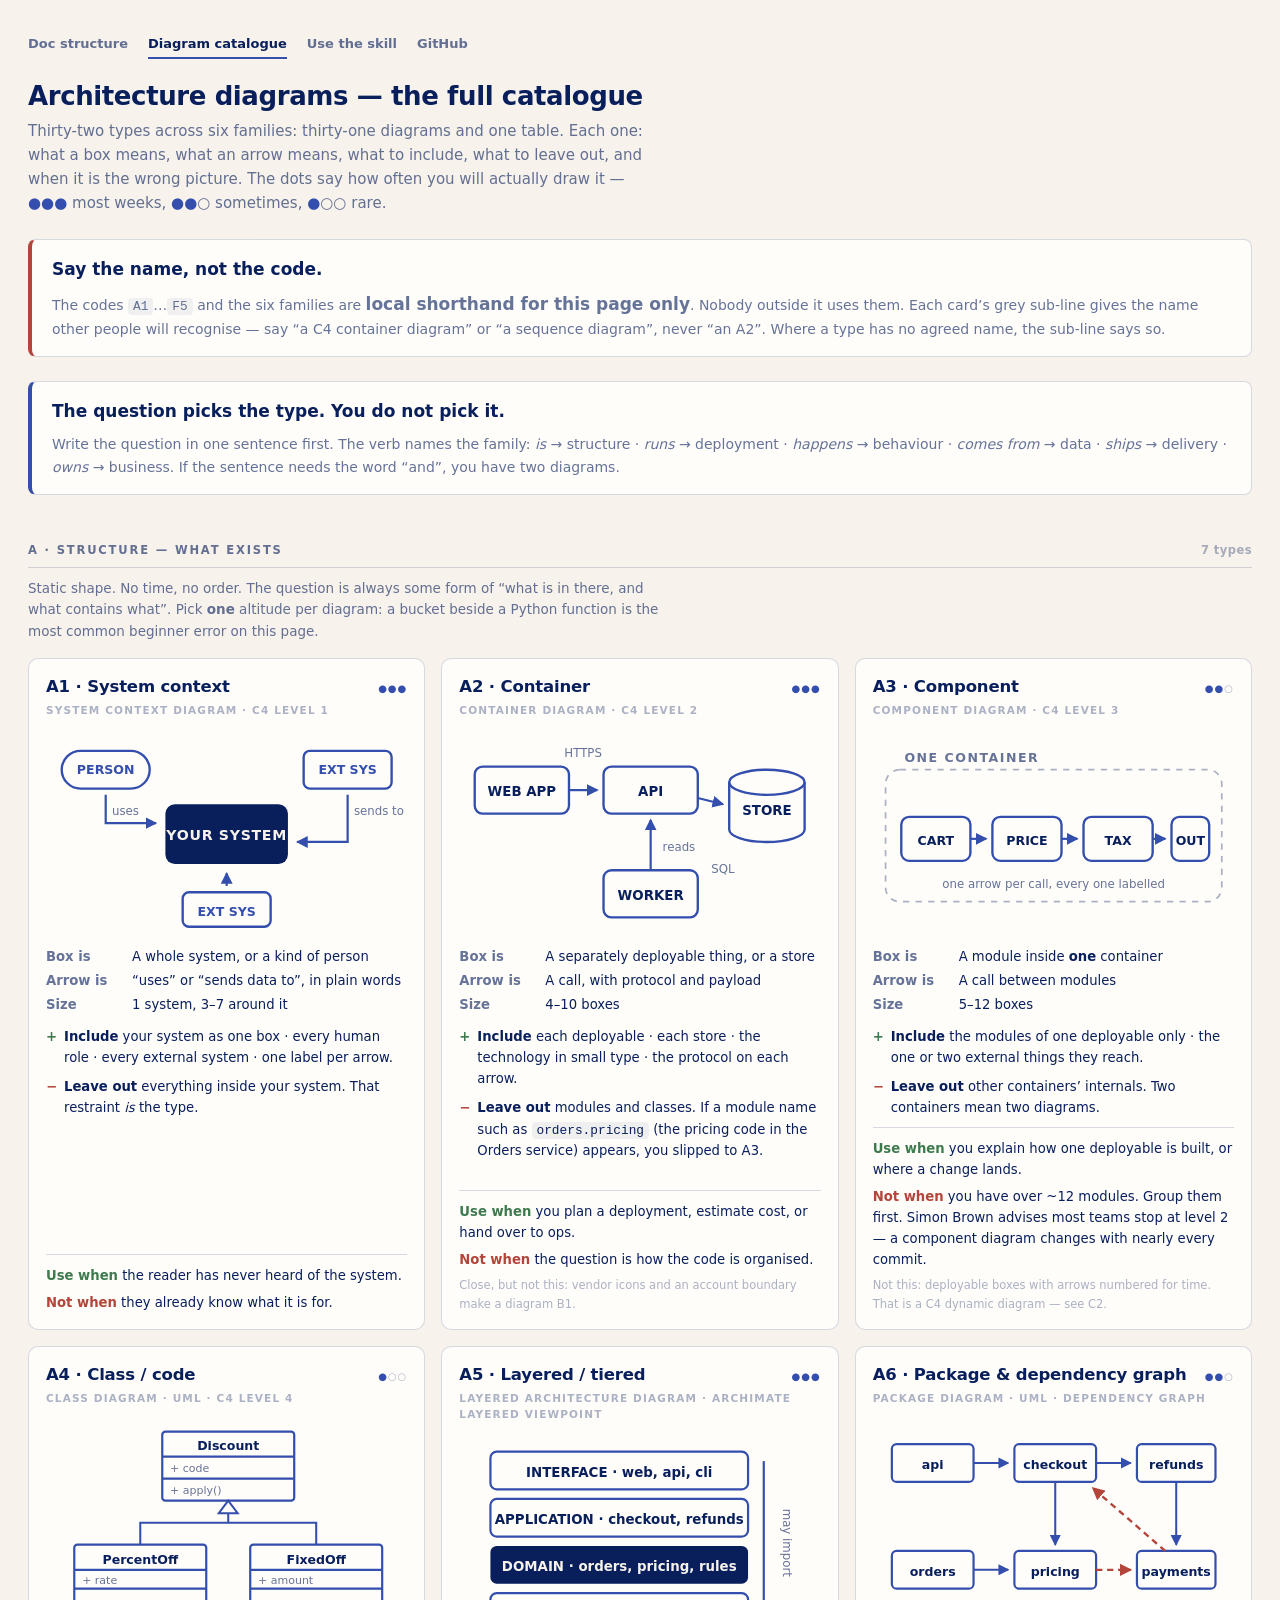
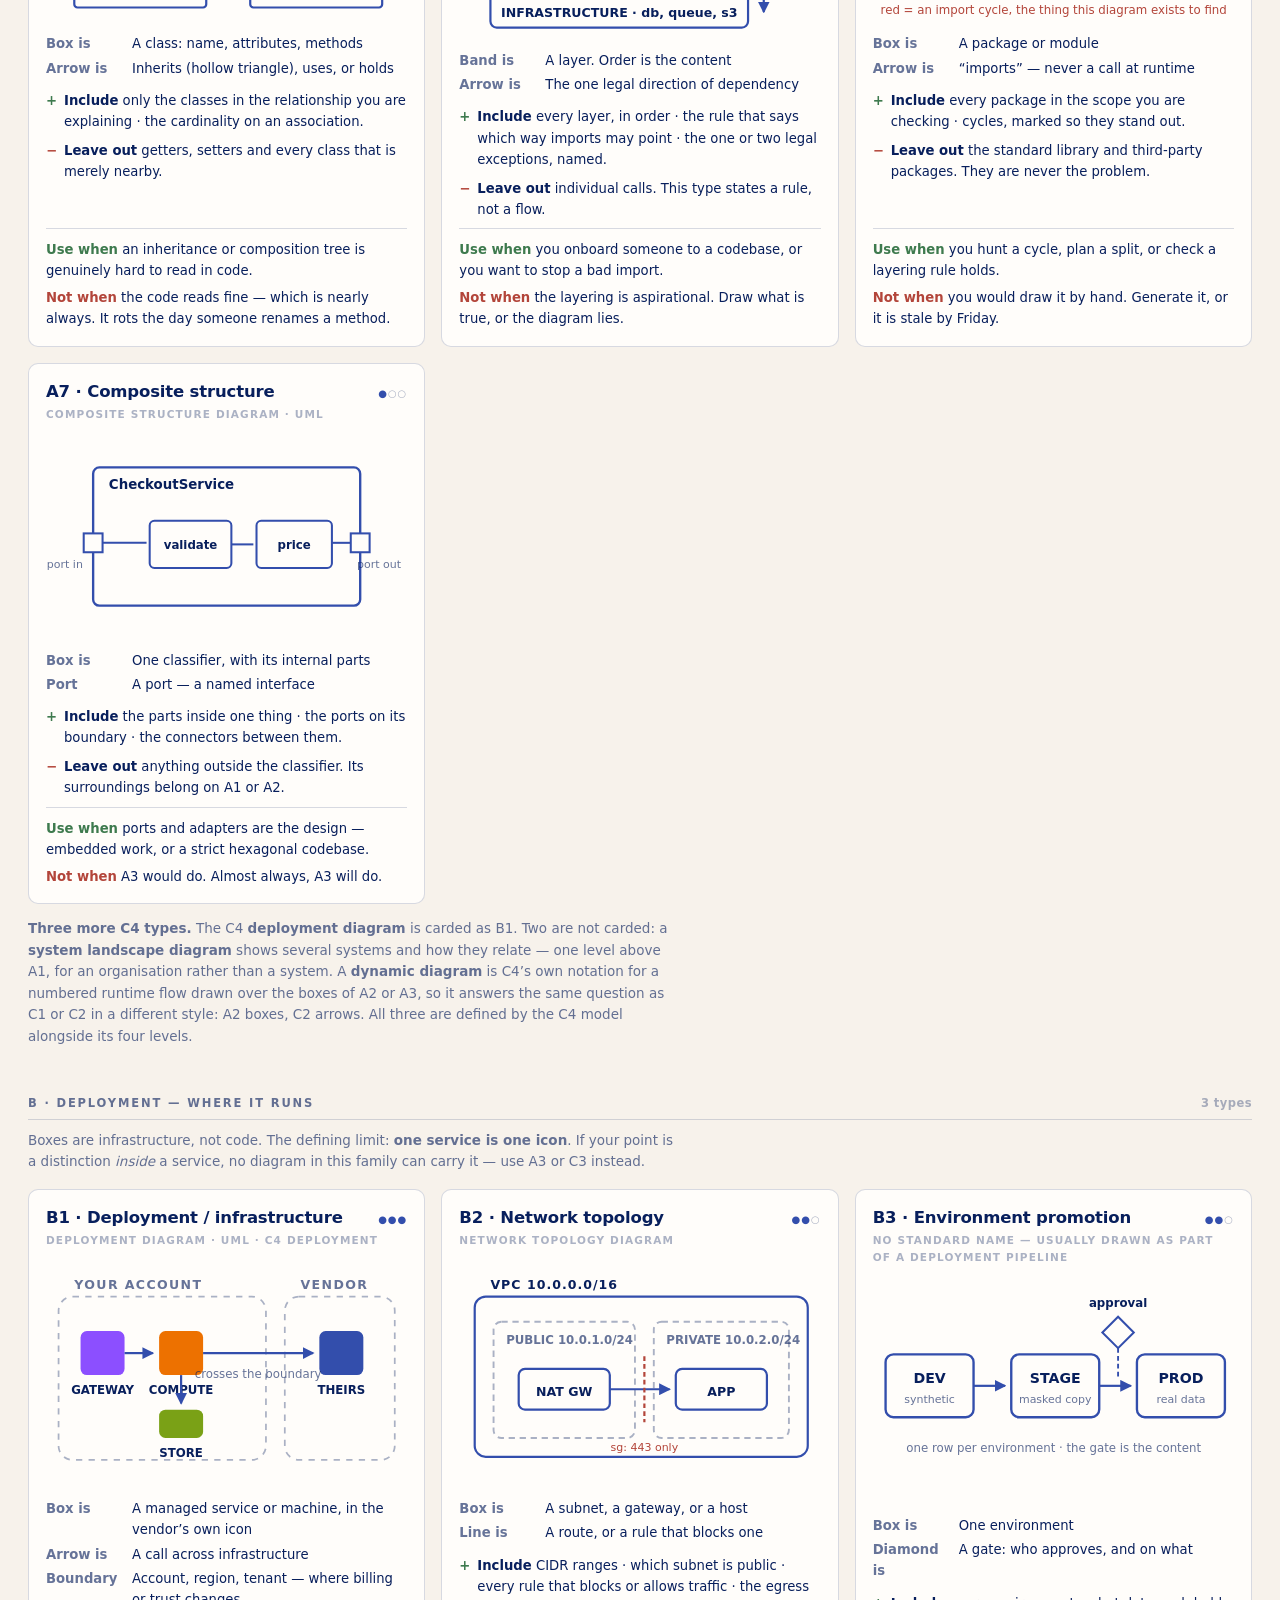
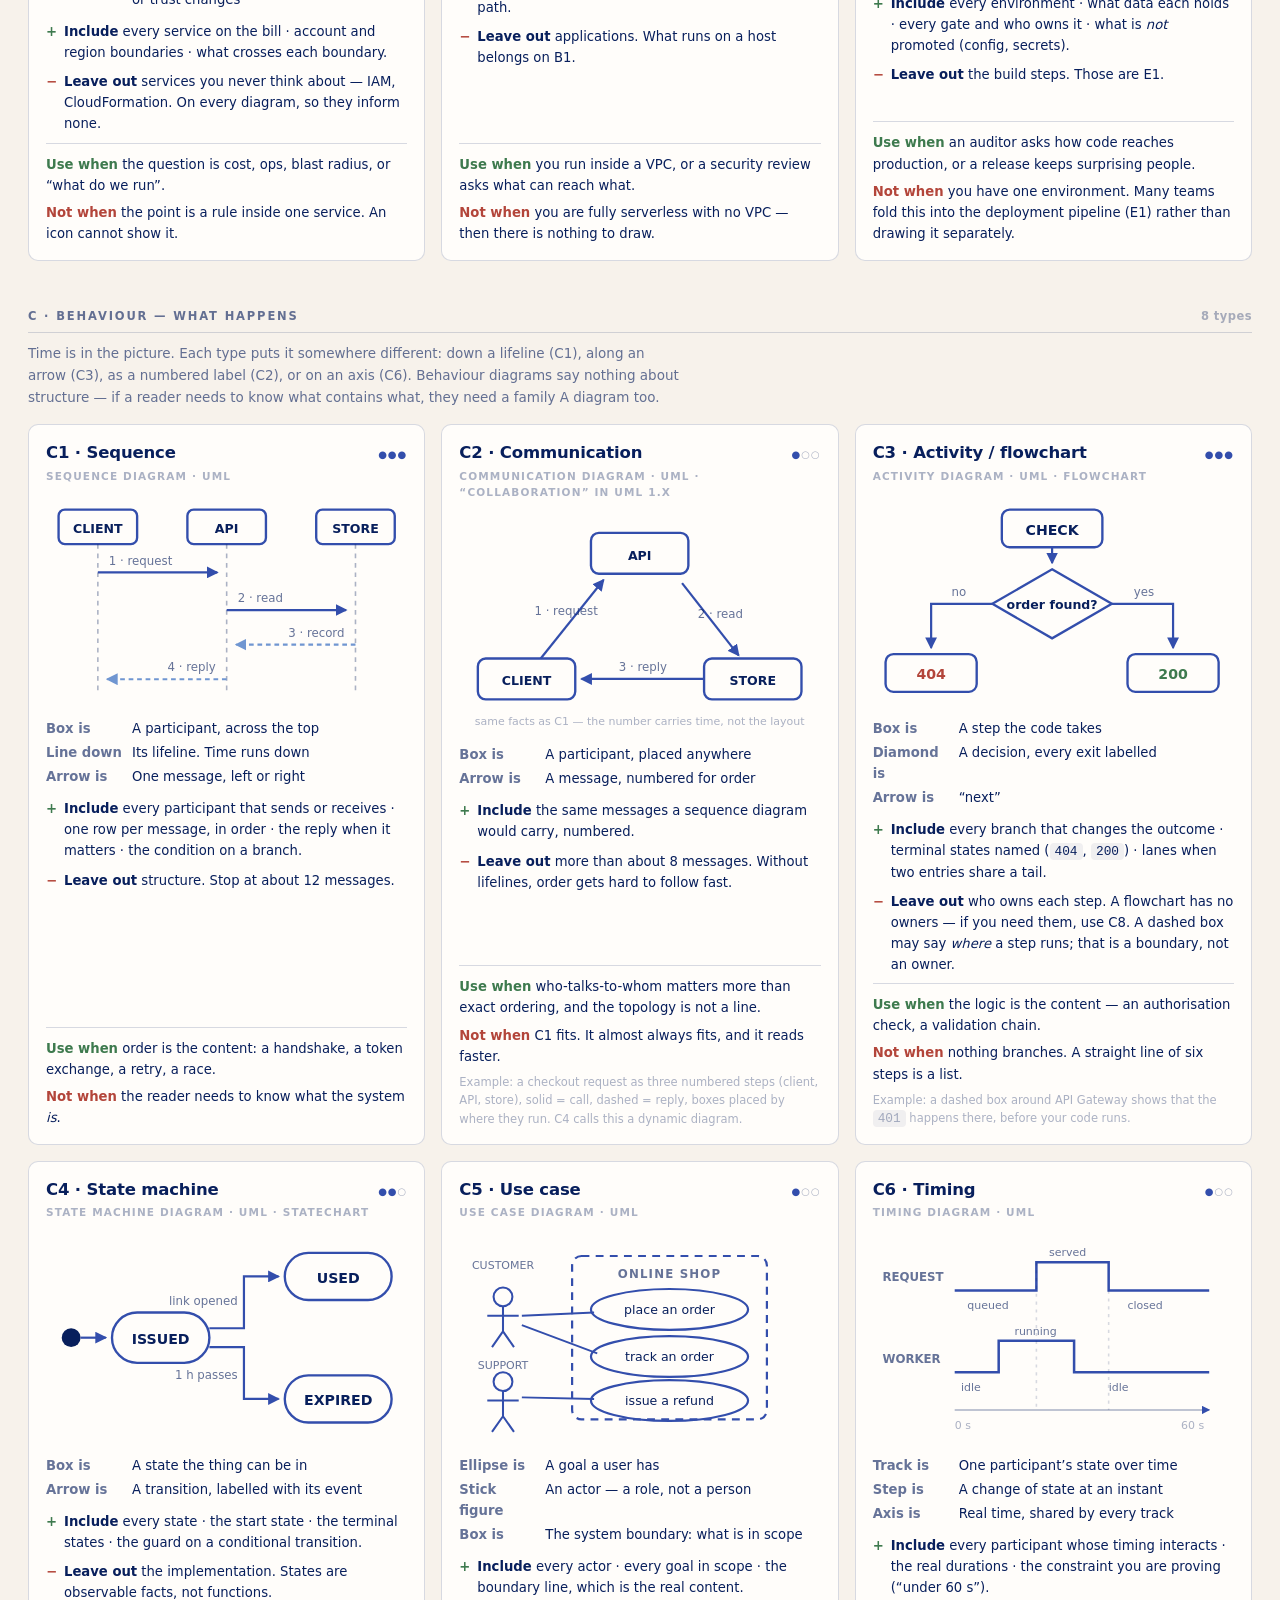
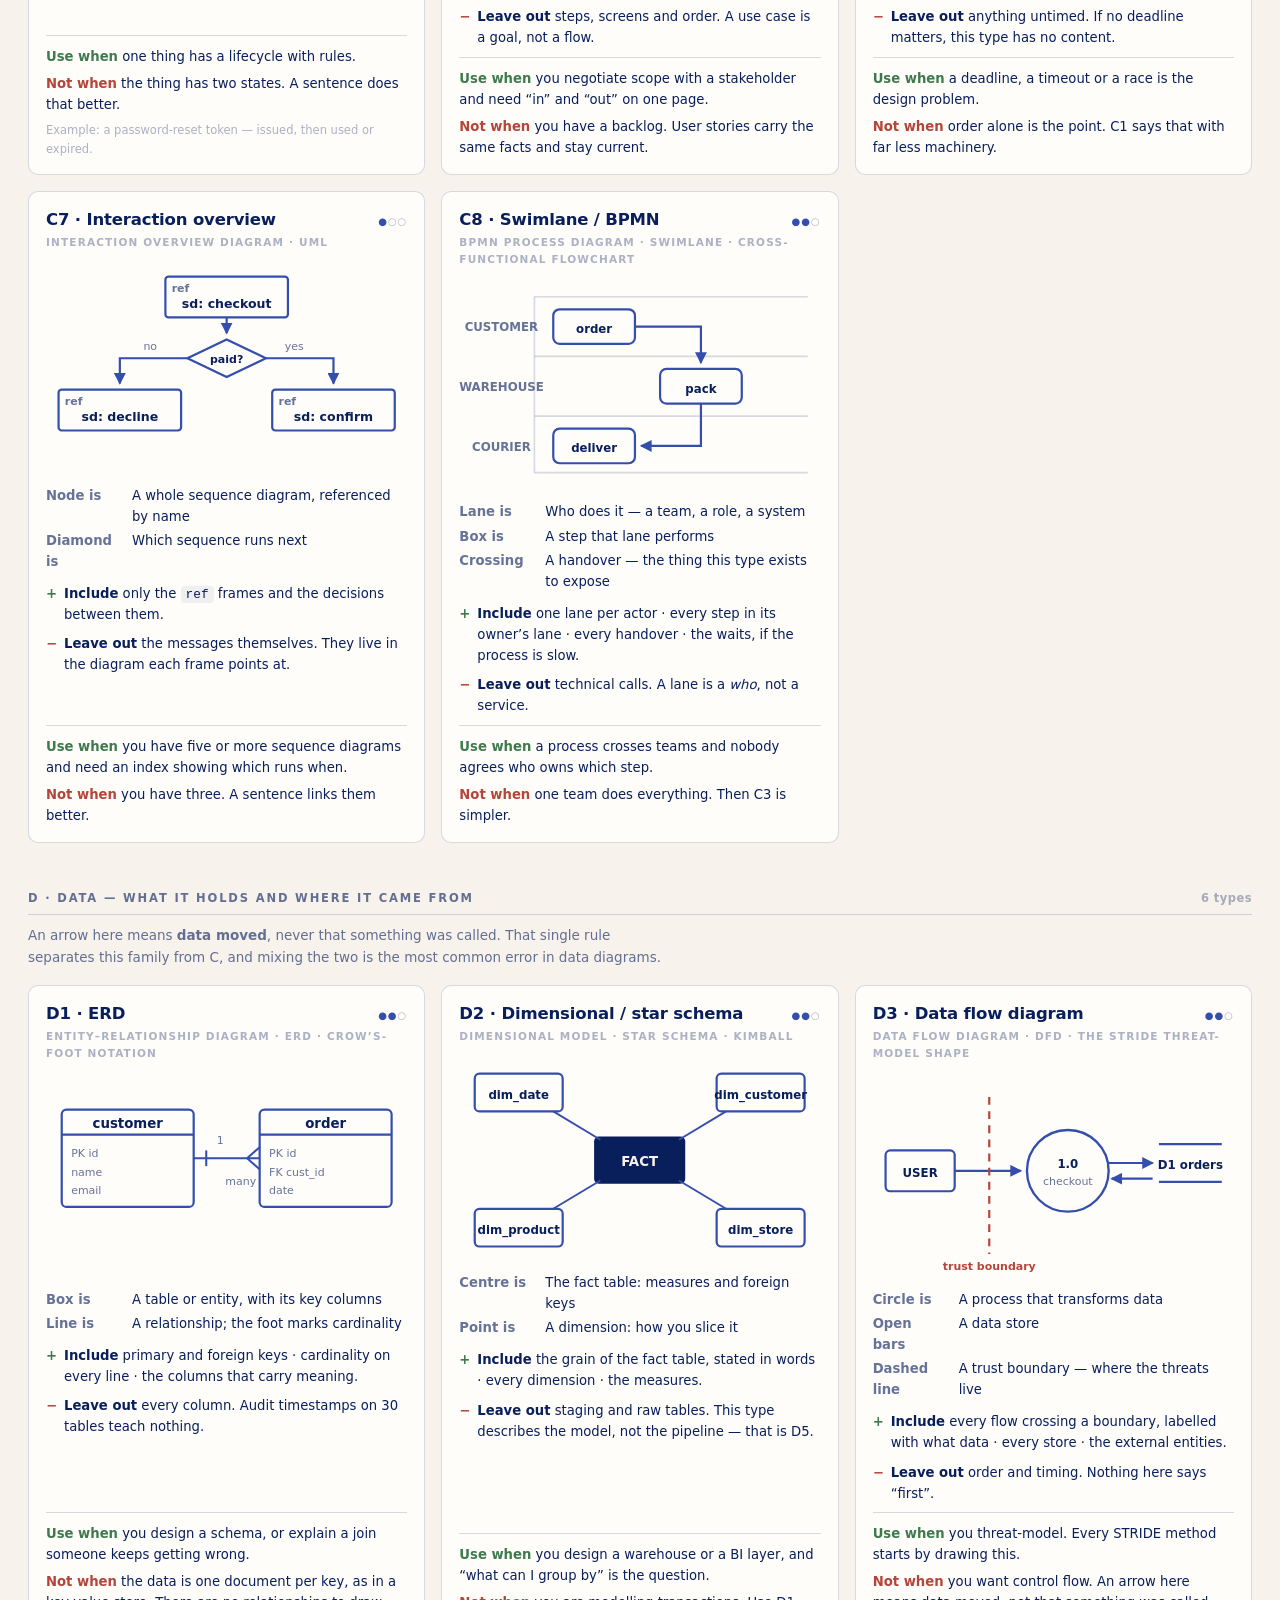
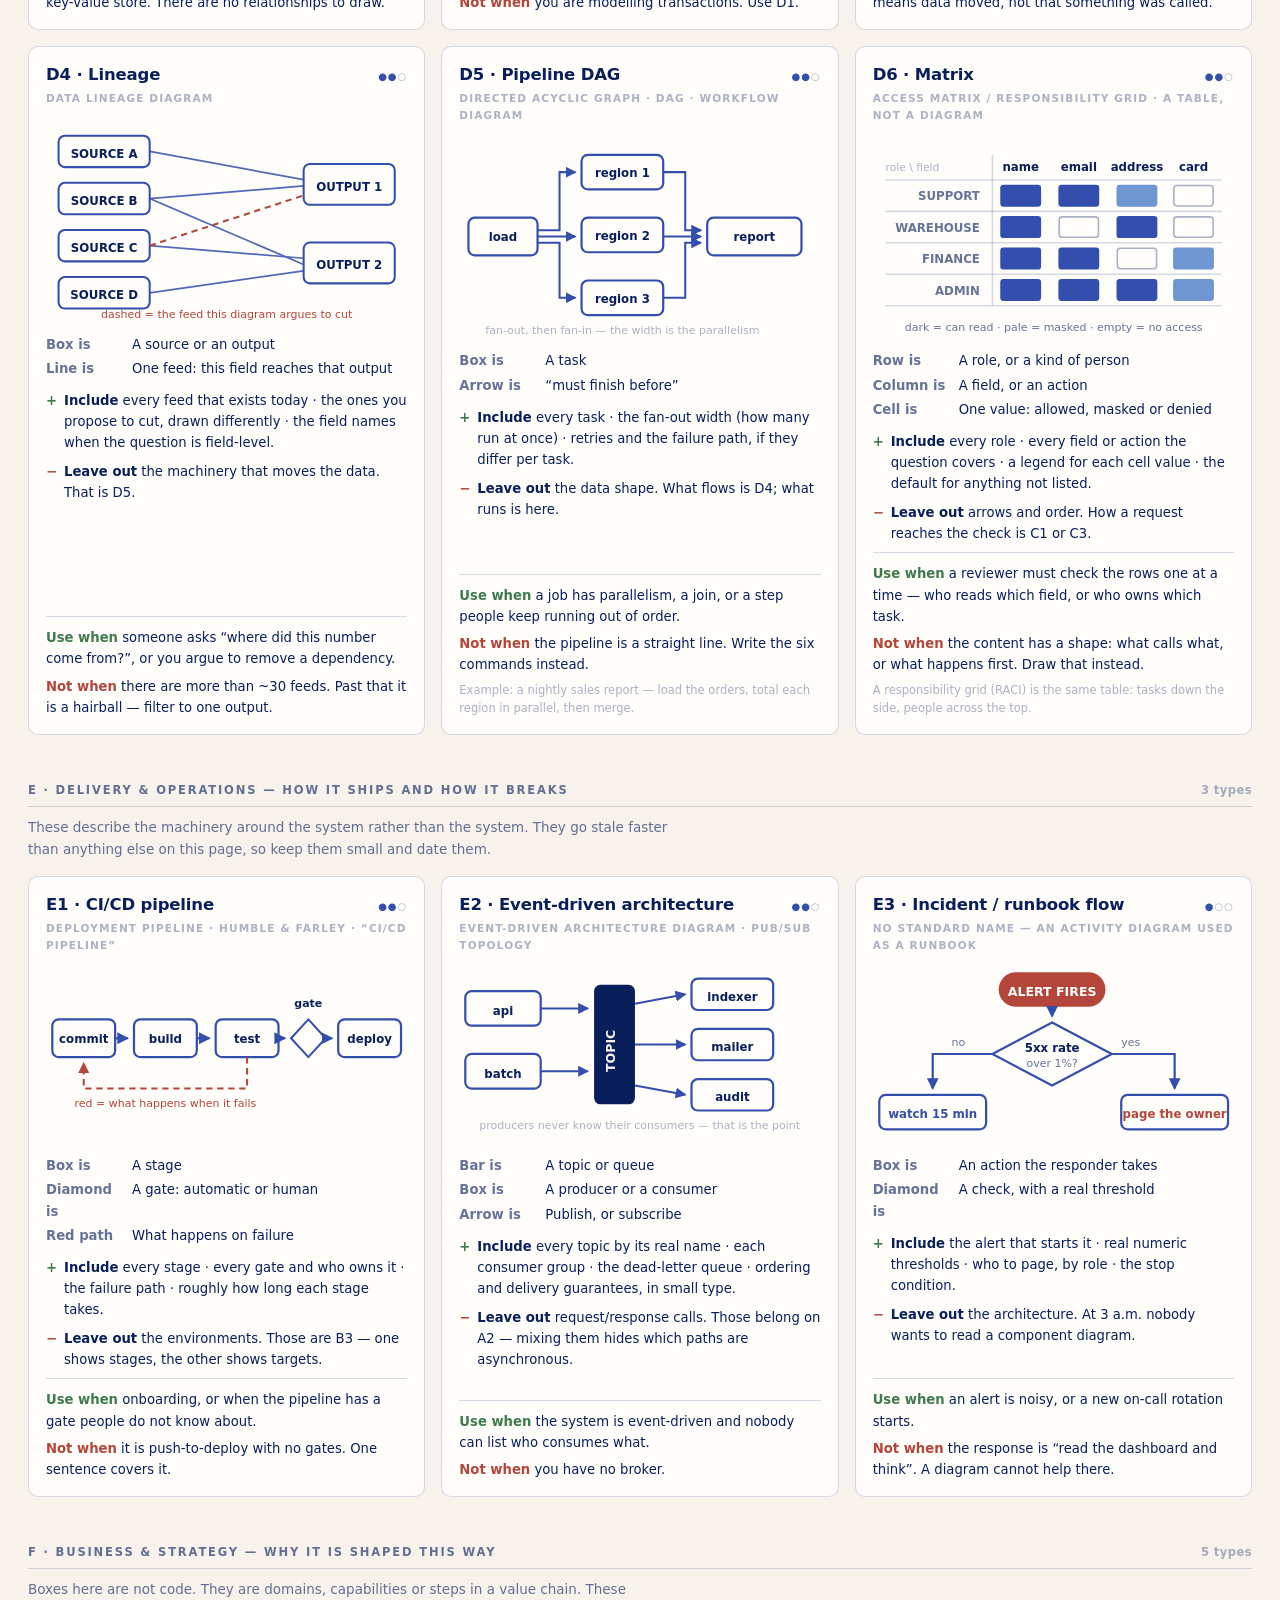
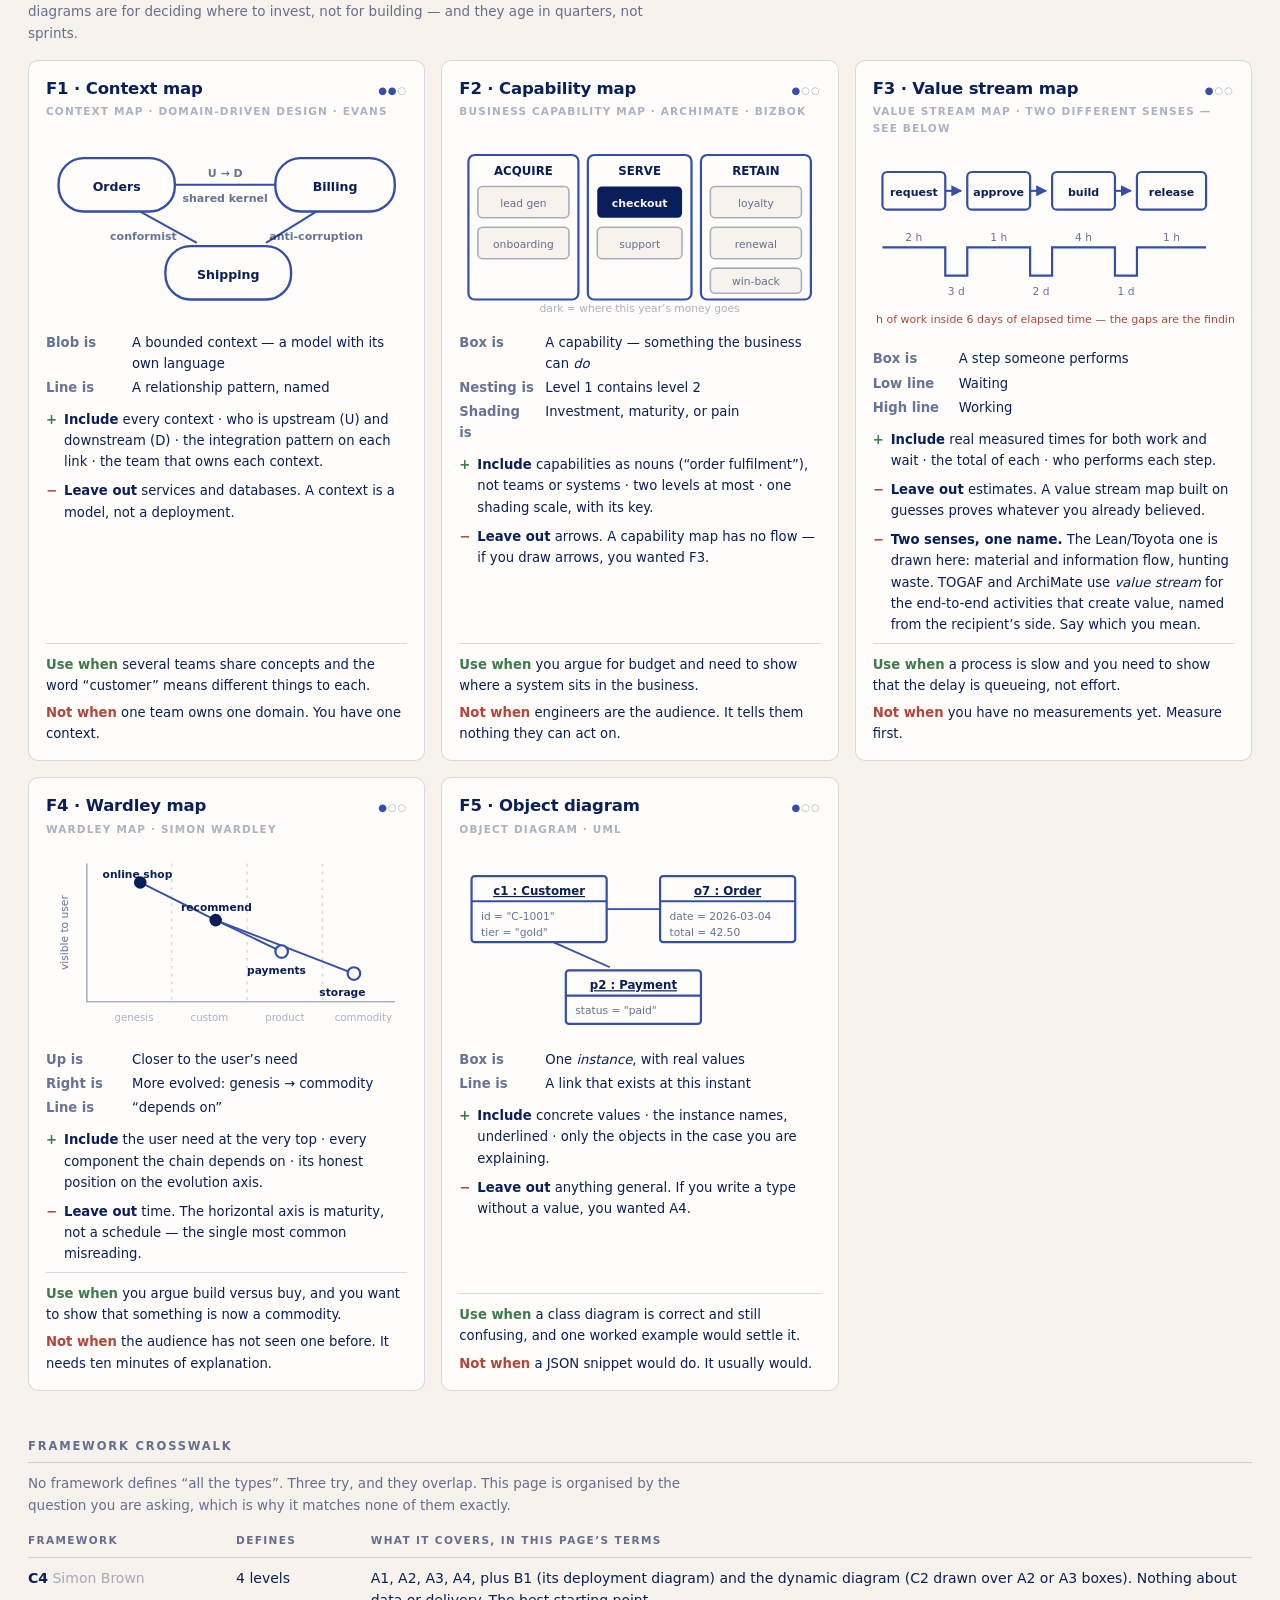
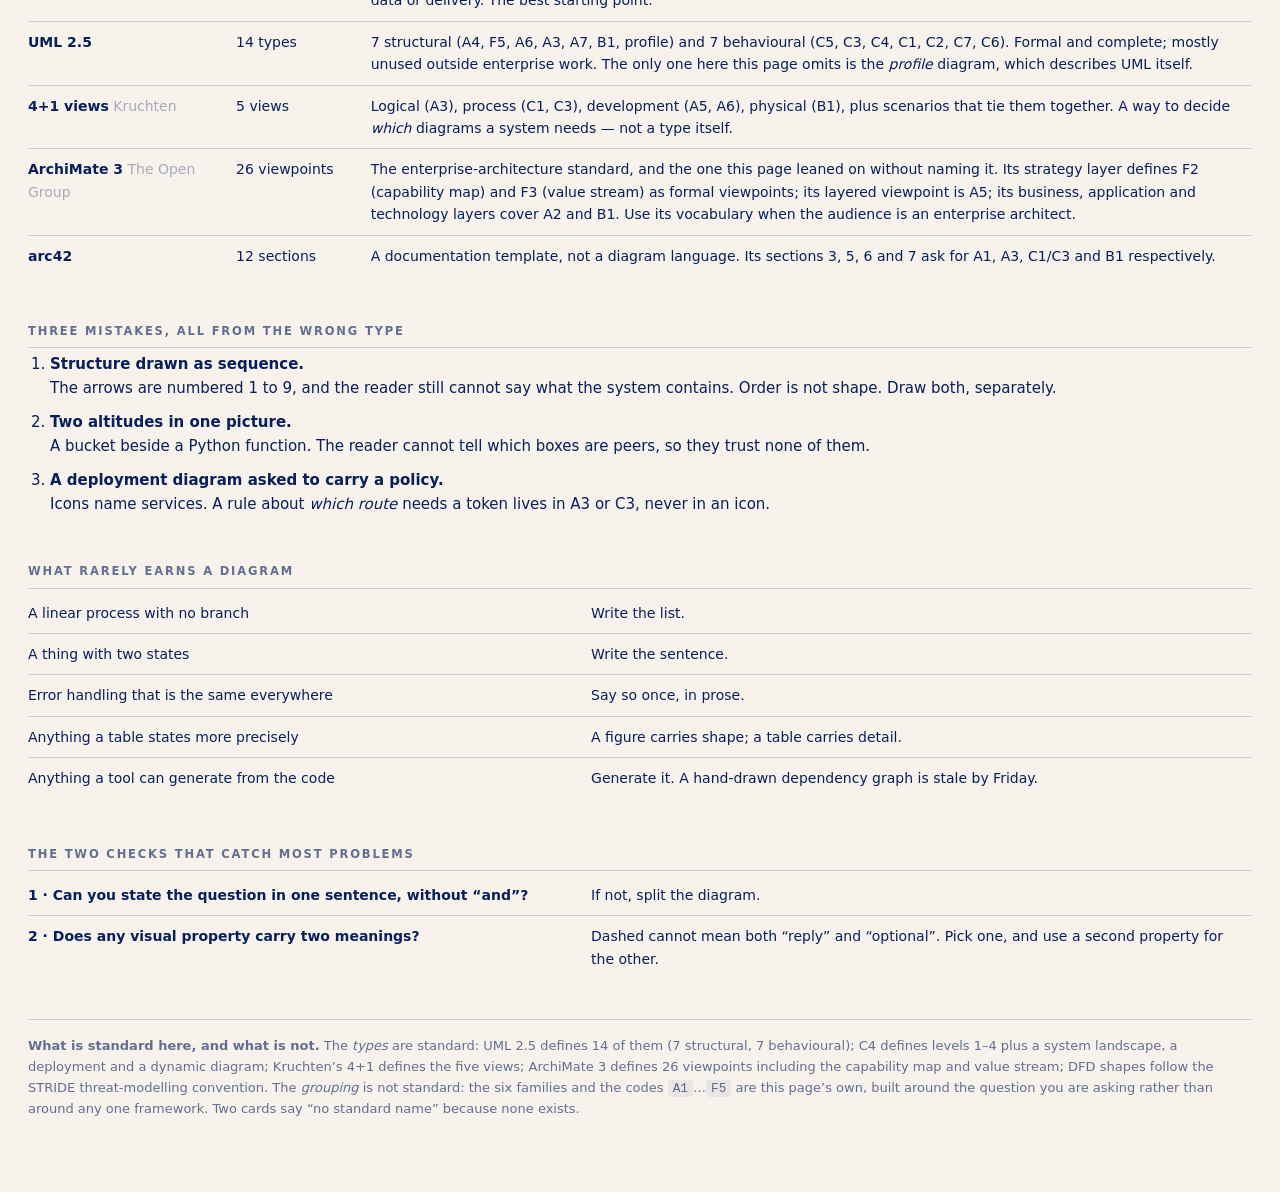
<file: docs/diagram-types.html>
<!doctype html>
<html lang="en"><head><meta charset="utf-8">
<meta name="viewport" content="width=device-width,initial-scale=1">
<title>Architecture diagrams — the full catalogue</title>
<meta name="description" content="Thirty-two architecture diagram types in six families: what a box and an arrow mean, what to include, what to leave out, and when each one is the wrong picture.">
<meta property="og:type" content="website">
<meta property="og:title" content="Architecture diagrams — the full catalogue">
<meta property="og:description" content="Thirty-two architecture diagram types in six families: what a box and an arrow mean, what to include, what to leave out, and when each one is the wrong picture.">
<meta property="og:url" content="https://whitewhiteqq.github.io/tech-design-doc/diagram-types.html">
<meta property="og:image" content="https://whitewhiteqq.github.io/tech-design-doc/og.png">
<meta property="og:image:width" content="1200">
<meta property="og:image:height" content="630">
<meta name="twitter:card" content="summary_large_image">
<link rel="icon" href="data:,">
<style>
  :root{
    --bg:#F7F2EB; --card:#FFFDFA; --txt:#081F5C; --data:#334EAC; --data2:#7096D1;
    --mut:rgba(8,31,92,.62); --faint:rgba(8,31,92,.34); --grid:rgba(8,31,92,.16);
    --ok:#3E7A4E; --no:#B3453A;
    --sans:"Segoe UI",system-ui,-apple-system,"Helvetica Neue",sans-serif;
    --mono:ui-monospace,"Cascadia Mono",Consolas,monospace;
  }
  *{box-sizing:border-box}
  body{background:var(--bg);color:var(--txt);margin:0;font:15px/1.6 var(--sans);padding:34px 28px 60px}
  .wrap{max-width:1240px;margin:0 auto}
  h1{font-size:26px;line-height:1.22;margin:0 0 6px;letter-spacing:-.015em}
  .lede{font-size:15px;color:var(--mut);margin:0;max-width:66ch}
  h2{font-size:11.5px;letter-spacing:.16em;text-transform:uppercase;font-weight:700;color:var(--mut);
     margin:46px 0 4px;padding-bottom:7px;border-bottom:1px solid var(--grid)}
  h2 .cnt{float:right;letter-spacing:.04em;color:var(--faint);text-transform:none;font-weight:600}
  .famnote{font-size:13.5px;color:var(--mut);margin:10px 0 16px;max-width:76ch}
  .rule{background:var(--card);border:1px solid var(--grid);border-left:4px solid var(--data);
        border-radius:8px;padding:16px 20px;margin:24px 0 0}
  .rule b{font-size:17px}
  .rule p{margin:8px 0 0;color:var(--mut);font-size:14px}
  table{border-collapse:collapse;width:100%;font-size:14px}
  th{text-align:left;font-size:10.5px;letter-spacing:.13em;text-transform:uppercase;color:var(--mut);
     font-weight:700;padding:0 14px 8px 0;border-bottom:1px solid var(--grid)}
  td{padding:9px 14px 9px 0;border-bottom:1px solid var(--grid);vertical-align:top}
  tr:last-child td{border-bottom:none}
  code{font:12.8px/1.4 var(--mono);background:rgba(8,31,92,.06);padding:1px 5px;border-radius:4px}
  .grid{display:grid;grid-template-columns:repeat(auto-fit,minmax(min(372px,100%),1fr));gap:16px}
  .card{background:var(--card);border:1px solid var(--grid);border-radius:10px;padding:15px 17px 16px;
        break-inside:avoid;display:flex;flex-direction:column;scroll-margin-top:18px}
  .card:target{border-color:var(--data);box-shadow:0 0 0 3px rgba(51,78,172,.28)}
  .card h3{margin:0;font-size:16.5px;letter-spacing:-.01em}
  .hd{display:flex;justify-content:space-between;align-items:baseline;gap:10px}
  .alt{font-size:10.5px;letter-spacing:.11em;text-transform:uppercase;color:var(--faint);
       font-weight:700;margin:1px 0 11px}
  .freq{font-size:10px;letter-spacing:.1em;white-space:nowrap;color:var(--faint);font-weight:700}
  .freq i{font-style:normal;color:var(--data)}
  .card svg{display:block;width:100%;height:auto;margin:2px 0 13px}
  .kv{display:grid;grid-template-columns:76px 1fr;gap:3px 10px;font-size:13.2px;margin:0 0 11px}
  .kv dt{color:var(--mut);font-weight:600}
  .kv dd{margin:0}
  .io{font-size:13.2px;margin:0 0 8px;padding-left:18px;position:relative}
  .io:before{position:absolute;left:0;top:0;font-weight:700}
  .inc:before{content:"+";color:var(--ok)} .exc:before{content:"\2212";color:var(--no)}
  .when{border-top:1px solid var(--grid);margin-top:auto;padding-top:10px;font-size:13.2px}
  .when p{margin:0 0 6px} .when p:last-child{margin:0}
  .yes b{color:var(--ok)} .no b{color:var(--no)}
  .ex{font-size:11.5px;color:var(--faint);margin:9px 0 0}
  ol.mistakes{margin:0;padding-left:22px} ol.mistakes li{margin-bottom:10px} ol.mistakes b{display:block}
  .foot{margin-top:40px;padding-top:16px;border-top:1px solid var(--grid);font-size:13px;color:var(--mut)}
  .topnav{display:flex;flex-wrap:wrap;gap:6px 20px;font-size:13px;font-weight:600;margin:0 0 22px}
  .topnav a{color:var(--mut);text-decoration:none;padding-bottom:2px;border-bottom:2px solid transparent}
  .topnav a:hover,.topnav a:focus-visible{color:var(--txt);border-bottom-color:var(--grid)}
  .topnav a[aria-current="page"]{color:var(--txt);border-bottom-color:var(--data)}
  @media print{
    .topnav{display:none}
    .card:target{box-shadow:none;border-color:var(--grid)}
    body{background:#fff;padding:0;font-size:9.6pt}
    .grid{grid-template-columns:1fr 1fr;gap:9px}
    .card,.rule{background:#fff;break-inside:avoid} h2{margin-top:18px}
  }
</style></head><body><div class="wrap">

<nav class="topnav" aria-label="Site"><a href="index.html">Doc structure</a><a href="diagram-types.html" aria-current="page">Diagram catalogue</a><a href="skill.html">Use the skill</a><a href="https://github.com/whitewhiteqq/tech-design-doc">GitHub</a></nav>

<h1>Architecture diagrams — the full catalogue</h1>
<p class="lede">Thirty-two types across six families: thirty-one diagrams and one table. Each one: what a box means, what an arrow means,
what to include, what to leave out, and when it is the wrong picture. The dots say how often you will
actually draw it — <i style="font-style:normal;color:#334EAC">●●●</i> most weeks,
<i style="font-style:normal;color:#334EAC">●●</i>○ sometimes, <i style="font-style:normal;color:#334EAC">●</i>○○ rare.</p>

<div class="rule" style="border-left-color:#B3453A">
  <b>Say the name, not the code.</b>
  <p>The codes <code>A1</code>…<code>F5</code> and the six families are <b>local shorthand for this
  page only</b>. Nobody outside it uses them. Each card’s grey sub-line gives the name other people
  will recognise — say “a C4 container diagram” or “a sequence diagram”, never “an A2”. Where a type
  has no agreed name, the sub-line says so.</p>
</div>

<div class="rule">
  <b>The question picks the type. You do not pick it.</b>
  <p>Write the question in one sentence first. The verb names the family: <i>is</i> → structure ·
  <i>runs</i> → deployment · <i>happens</i> → behaviour · <i>comes from</i> → data ·
  <i>ships</i> → delivery · <i>owns</i> → business. If the sentence needs the word “and”, you have
  two diagrams.</p>
</div>

<!-- ══════════════════ A · STRUCTURE ══════════════════ -->
<h2>A · Structure — what exists <span class="cnt">7 types</span></h2>
<p class="famnote">Static shape. No time, no order. The question is always some form of “what is in
there, and what contains what”. Pick <b>one</b> altitude per diagram: a bucket beside a Python
function is the most common beginner error on this page.</p>
<div class="grid">

<div class="card" id="a1"><div class="hd"><h3>A1 · System context</h3><span class="freq"><i>●●●</i></span></div>
  <p class="alt">System context diagram · C4 level 1</p>
  <svg viewBox="0 0 230 128" role="img" aria-label="One dark system box in the middle with a person and two external systems pointing at it">
    <rect x="76" y="46" width="78" height="38" rx="6" fill="#081F5C"/>
    <text x="115" y="69" text-anchor="middle" font-size="9" font-weight="800" fill="#F7F2EB" letter-spacing=".05em">YOUR SYSTEM</text>
    <g fill="none" stroke="#334EAC" stroke-width="1.5">
      <rect x="10" y="12" width="56" height="24" rx="12"/><rect x="164" y="12" width="56" height="24" rx="4"/>
      <rect x="87" y="102" width="56" height="22" rx="4"/></g>
    <g font-size="8" font-weight="700" fill="#334EAC" text-anchor="middle">
      <text x="38" y="27">PERSON</text><text x="192" y="27">EXT SYS</text><text x="115" y="117">EXT SYS</text></g>
    <g fill="none" stroke="#334EAC" stroke-width="1.4" marker-end="url(#a)">
      <path d="M38 40 L38 58 L70 58"/><path d="M192 40 L192 70 L160 70"/><path d="M115 98 L115 90"/></g>
    <g font-size="7.5" fill="rgba(8,31,92,.62)"><text x="42" y="53">uses</text><text x="196" y="53">sends to</text></g>
  </svg>
  <dl class="kv"><dt>Box is</dt><dd>A whole system, or a kind of person</dd>
    <dt>Arrow is</dt><dd>“uses” or “sends data to”, in plain words</dd><dt>Size</dt><dd>1 system, 3–7 around it</dd></dl>
  <p class="io inc"><b>Include</b> your system as one box · every human role · every external system · one label per arrow.</p>
  <p class="io exc"><b>Leave out</b> everything inside your system. That restraint <i>is</i> the type.</p>
  <div class="when"><p class="yes"><b>Use when</b> the reader has never heard of the system.</p>
    <p class="no"><b>Not when</b> they already know what it is for.</p></div>
</div>

<div class="card" id="a2"><div class="hd"><h3>A2 · Container</h3><span class="freq"><i>●●●</i></span></div>
  <p class="alt">Container diagram · C4 level 2</p>
  <svg viewBox="0 0 230 128" role="img" aria-label="A web app, an API, a worker and a cylinder store, joined by labelled arrows">
    <g fill="none" stroke="#334EAC" stroke-width="1.5">
      <rect x="10" y="22" width="60" height="30" rx="5"/><rect x="92" y="22" width="60" height="30" rx="5"/>
      <rect x="92" y="88" width="60" height="30" rx="5"/>
      <path d="M172 32 a24 8 0 0 1 48 0 v30 a24 8 0 0 1 -48 0 z"/><path d="M172 32 a24 8 0 0 0 48 0"/></g>
    <g font-size="8.5" font-weight="800" fill="#081F5C" text-anchor="middle">
      <text x="40" y="41">WEB APP</text><text x="122" y="41">API</text><text x="122" y="107">WORKER</text><text x="196" y="53">STORE</text></g>
    <g fill="none" stroke="#334EAC" stroke-width="1.4" marker-end="url(#a)">
      <path d="M70 37 L88 37"/><path d="M152 42 L168 46"/><path d="M122 88 L122 56"/></g>
    <g font-size="7.5" fill="rgba(8,31,92,.62)" text-anchor="middle">
      <text x="79" y="16">HTTPS</text><text x="168" y="90">SQL</text><text x="140" y="76">reads</text></g>
  </svg>
  <dl class="kv"><dt>Box is</dt><dd>A separately deployable thing, or a store</dd>
    <dt>Arrow is</dt><dd>A call, with protocol and payload</dd><dt>Size</dt><dd>4–10 boxes</dd></dl>
  <p class="io inc"><b>Include</b> each deployable · each store · the technology in small type · the protocol on each arrow.</p>
  <p class="io exc"><b>Leave out</b> modules and classes. If a module name such as <code>orders.pricing</code> (the pricing code in the Orders service) appears, you slipped to A3.</p>
  <div class="when"><p class="yes"><b>Use when</b> you plan a deployment, estimate cost, or hand over to ops.</p>
    <p class="no"><b>Not when</b> the question is how the code is organised.</p>
    <p class="ex">Close, but not this: vendor icons and an account boundary make a diagram B1.</p></div>
</div>

<div class="card" id="a3"><div class="hd"><h3>A3 · Component</h3><span class="freq"><i>●●</i>○</span></div>
  <p class="alt">Component diagram · C4 level 3</p>
  <svg viewBox="0 0 230 128" role="img" aria-label="One dashed container holding four modules chained by arrows">
    <rect x="8" y="24" width="214" height="84" rx="9" fill="none" stroke="rgba(8,31,92,.34)" stroke-width="1.1" stroke-dasharray="4 4"/>
    <text x="20" y="19" font-size="8" font-weight="700" fill="rgba(8,31,92,.62)" letter-spacing=".12em">ONE CONTAINER</text>
    <g fill="none" stroke="#334EAC" stroke-width="1.5">
      <rect x="18" y="54" width="44" height="28" rx="5"/><rect x="76" y="54" width="44" height="28" rx="5"/>
      <rect x="134" y="54" width="44" height="28" rx="5"/><rect x="190" y="54" width="24" height="28" rx="5"/></g>
    <g font-size="8" font-weight="800" fill="#081F5C" text-anchor="middle">
      <text x="40" y="72">CART</text><text x="98" y="72">PRICE</text><text x="156" y="72">TAX</text><text x="202" y="72">OUT</text></g>
    <g fill="none" stroke="#334EAC" stroke-width="1.4" marker-end="url(#a)">
      <path d="M62 68 L72 68"/><path d="M120 68 L130 68"/><path d="M178 68 L186 68"/></g>
    <text x="115" y="99" font-size="7.5" fill="rgba(8,31,92,.62)" text-anchor="middle">one arrow per call, every one labelled</text>
  </svg>
  <dl class="kv"><dt>Box is</dt><dd>A module inside <b>one</b> container</dd>
    <dt>Arrow is</dt><dd>A call between modules</dd><dt>Size</dt><dd>5–12 boxes</dd></dl>
  <p class="io inc"><b>Include</b> the modules of one deployable only · the one or two external things they reach.</p>
  <p class="io exc"><b>Leave out</b> other containers’ internals. Two containers mean two diagrams.</p>
  <div class="when"><p class="yes"><b>Use when</b> you explain how one deployable is built, or where a change lands.</p>
    <p class="no"><b>Not when</b> you have over ~12 modules. Group them first. Simon Brown advises most teams stop at level 2 — a component diagram changes with nearly every commit.</p>
    <p class="ex">Not this: deployable boxes with arrows numbered for time. That is a C4 dynamic diagram — see C2.</p></div>
</div>

<div class="card" id="a4"><div class="hd"><h3>A4 · Class / code</h3><span class="freq"><i>●</i>○○</span></div>
  <p class="alt">Class diagram · UML · C4 level 4</p>
  <svg viewBox="0 0 230 128" role="img" aria-label="Two UML class boxes with name, attribute and method compartments, joined by a hollow inheritance triangle">
    <g fill="none" stroke="#334EAC" stroke-width="1.4">
      <rect x="74" y="8" width="84" height="44" rx="2"/><path d="M74 24 h84 M74 38 h84"/>
      <rect x="18" y="80" width="84" height="40" rx="2"/><path d="M18 96 h84 M18 108 h84"/>
      <rect x="130" y="80" width="84" height="40" rx="2"/><path d="M130 96 h84 M130 108 h84"/></g>
    <g font-size="8" font-weight="800" fill="#081F5C" text-anchor="middle">
      <text x="116" y="20">Discount</text><text x="60" y="92">PercentOff</text><text x="172" y="92">FixedOff</text></g>
    <g font-size="7" fill="rgba(8,31,92,.62)">
      <text x="79" y="34">+ code</text><text x="79" y="48">+ apply()</text>
      <text x="23" y="105">+ rate</text><text x="135" y="105">+ amount</text></g>
    <g fill="none" stroke="#334EAC" stroke-width="1.3">
      <path d="M60 80 L60 66 L172 66 L172 80"/><path d="M116 66 L116 58"/>
      <path d="M116 52 L110 60 L122 60 Z" fill="#FFFDFA"/></g>
  </svg>
  <dl class="kv"><dt>Box is</dt><dd>A class: name, attributes, methods</dd>
    <dt>Arrow is</dt><dd>Inherits (hollow triangle), uses, or holds</dd></dl>
  <p class="io inc"><b>Include</b> only the classes in the relationship you are explaining · the cardinality on an association.</p>
  <p class="io exc"><b>Leave out</b> getters, setters and every class that is merely nearby.</p>
  <div class="when"><p class="yes"><b>Use when</b> an inheritance or composition tree is genuinely hard to read in code.</p>
    <p class="no"><b>Not when</b> the code reads fine — which is nearly always. It rots the day someone renames a method.</p></div>
</div>

<div class="card" id="a5"><div class="hd"><h3>A5 · Layered / tiered</h3><span class="freq"><i>●●●</i></span></div>
  <p class="alt">Layered architecture diagram · ArchiMate layered viewpoint</p>
  <svg viewBox="0 0 230 128" role="img" aria-label="Four stacked horizontal layers with a downward arrow at the side showing that dependencies point only inward">
    <g stroke="#334EAC" stroke-width="1.4">
      <rect x="20" y="10" width="164" height="24" rx="4" fill="none"/>
      <rect x="20" y="40" width="164" height="24" rx="4" fill="none"/>
      <rect x="20" y="70" width="164" height="24" rx="4" fill="#081F5C" stroke="none"/>
      <rect x="20" y="100" width="164" height="22" rx="4" fill="none"/></g>
    <g font-size="8.5" font-weight="800" text-anchor="middle" fill="#081F5C">
      <text x="102" y="26">INTERFACE · web, api, cli</text><text x="102" y="56">APPLICATION · checkout, refunds</text></g>
    <text x="102" y="86" font-size="8.5" font-weight="800" text-anchor="middle" fill="#F7F2EB">DOMAIN · orders, pricing, rules</text>
    <text x="102" y="115" font-size="8" font-weight="800" text-anchor="middle" fill="#081F5C">INFRASTRUCTURE · db, queue, s3</text>
    <path d="M194 16 L194 112" fill="none" stroke="#334EAC" stroke-width="1.4" marker-end="url(#a)"/>
    <text x="206" y="68" font-size="7.5" fill="rgba(8,31,92,.62)" transform="rotate(90 206 68)" text-anchor="middle">may import</text>
  </svg>
  <dl class="kv"><dt>Band is</dt><dd>A layer. Order is the content</dd>
    <dt>Arrow is</dt><dd>The one legal direction of dependency</dd></dl>
  <p class="io inc"><b>Include</b> every layer, in order · the rule that says which way imports may point · the one or two legal exceptions, named.</p>
  <p class="io exc"><b>Leave out</b> individual calls. This type states a rule, not a flow.</p>
  <div class="when"><p class="yes"><b>Use when</b> you onboard someone to a codebase, or you want to stop a bad import.</p>
    <p class="no"><b>Not when</b> the layering is aspirational. Draw what is true, or the diagram lies.</p></div>
</div>

<div class="card" id="a6"><div class="hd"><h3>A6 · Package &amp; dependency graph</h3><span class="freq"><i>●●</i>○</span></div>
  <p class="alt">Package diagram · UML · dependency graph</p>
  <svg viewBox="0 0 230 128" role="img" aria-label="Six package boxes joined by dependency arrows, with one red cycle highlighted">
    <g fill="none" stroke="#334EAC" stroke-width="1.4">
      <rect x="12" y="16" width="52" height="24" rx="3"/><rect x="90" y="16" width="52" height="24" rx="3"/>
      <rect x="168" y="16" width="50" height="24" rx="3"/><rect x="12" y="84" width="52" height="24" rx="3"/>
      <rect x="90" y="84" width="52" height="24" rx="3"/><rect x="168" y="84" width="50" height="24" rx="3"/></g>
    <g font-size="8" font-weight="700" fill="#081F5C" text-anchor="middle">
      <text x="38" y="32">api</text><text x="116" y="32">checkout</text><text x="193" y="32">refunds</text>
      <text x="38" y="100">orders</text><text x="116" y="100">pricing</text><text x="193" y="100">payments</text></g>
    <g fill="none" stroke="#334EAC" stroke-width="1.3" marker-end="url(#a)">
      <path d="M64 28 L86 28"/><path d="M142 28 L164 28"/><path d="M116 40 L116 80"/>
      <path d="M64 96 L86 96"/><path d="M193 40 L193 80"/></g>
    <g fill="none" stroke="#B3453A" stroke-width="1.5" stroke-dasharray="4 3" marker-end="url(#r)">
      <path d="M142 96 L164 96"/><path d="M186 84 L140 44"/></g>
    <text x="115" y="124" font-size="7.5" fill="#B3453A" text-anchor="middle">red = an import cycle, the thing this diagram exists to find</text>
  </svg>
  <dl class="kv"><dt>Box is</dt><dd>A package or module</dd><dt>Arrow is</dt><dd>“imports” — never a call at runtime</dd></dl>
  <p class="io inc"><b>Include</b> every package in the scope you are checking · cycles, marked so they stand out.</p>
  <p class="io exc"><b>Leave out</b> the standard library and third-party packages. They are never the problem.</p>
  <div class="when"><p class="yes"><b>Use when</b> you hunt a cycle, plan a split, or check a layering rule holds.</p>
    <p class="no"><b>Not when</b> you would draw it by hand. Generate it, or it is stale by Friday.</p></div>
</div>

<div class="card" id="a7"><div class="hd"><h3>A7 · Composite structure</h3><span class="freq"><i>●</i>○○</span></div>
  <p class="alt">Composite structure diagram · UML</p>
  <svg viewBox="0 0 230 128" role="img" aria-label="One outer box with small port squares on its border and two internal parts wired to those ports">
    <rect x="30" y="20" width="170" height="88" rx="4" fill="none" stroke="#334EAC" stroke-width="1.5"/>
    <text x="40" y="34" font-size="8.5" font-weight="800" fill="#081F5C">CheckoutService</text>
    <g fill="none" stroke="#334EAC" stroke-width="1.3">
      <rect x="66" y="54" width="52" height="30" rx="3"/><rect x="134" y="54" width="48" height="30" rx="3"/></g>
    <g font-size="7.5" font-weight="700" fill="#081F5C" text-anchor="middle">
      <text x="92" y="72">validate</text><text x="158" y="72">price</text></g>
    <g fill="#FFFDFA" stroke="#334EAC" stroke-width="1.3">
      <rect x="24" y="62" width="12" height="12"/><rect x="194" y="62" width="12" height="12"/></g>
    <g fill="none" stroke="#334EAC" stroke-width="1.3"><path d="M36 68 L64 68"/><path d="M118 69 L132 69"/><path d="M182 68 L194 68"/></g>
    <g font-size="7" fill="rgba(8,31,92,.62)" text-anchor="middle"><text x="12" y="84">port in</text><text x="212" y="84">port out</text></g>
  </svg>
  <dl class="kv"><dt>Box is</dt><dd>One classifier, with its internal parts</dd><dt>Port</dt><dd>A port — a named interface</dd></dl>
  <p class="io inc"><b>Include</b> the parts inside one thing · the ports on its boundary · the connectors between them.</p>
  <p class="io exc"><b>Leave out</b> anything outside the classifier. Its surroundings belong on A1 or A2.</p>
  <div class="when"><p class="yes"><b>Use when</b> ports and adapters are the design — embedded work, or a strict hexagonal codebase.</p>
    <p class="no"><b>Not when</b> A3 would do. Almost always, A3 will do.</p></div>
</div>
</div>

<p class="famnote" style="margin-top:14px"><b>Three more C4 types.</b> The C4 <b>deployment diagram</b> is
carded as B1. Two are not carded: a <b>system landscape diagram</b> shows several systems and how they
relate — one level above A1, for an organisation rather than a system. A <b>dynamic diagram</b> is C4’s
own notation for a numbered runtime flow drawn over the boxes of A2 or A3, so it answers the same
question as C1 or C2 in a different style: A2 boxes, C2 arrows. All three
are defined by the C4 model alongside its four levels.</p>

<!-- ══════════════════ B · DEPLOYMENT ══════════════════ -->
<h2>B · Deployment — where it runs <span class="cnt">3 types</span></h2>
<p class="famnote">Boxes are infrastructure, not code. The defining limit: <b>one service is one icon</b>.
If your point is a distinction <i>inside</i> a service, no diagram in this family can carry it — use
A3 or C3 instead.</p>
<div class="grid">

<div class="card" id="b1"><div class="hd"><h3>B1 · Deployment / infrastructure</h3><span class="freq"><i>●●●</i></span></div>
  <p class="alt">Deployment diagram · UML · C4 deployment</p>
  <svg viewBox="0 0 230 142" role="img" aria-label="Two dashed boundaries holding coloured service tiles, with one arrow crossing between them">
    <g fill="none" stroke="rgba(8,31,92,.34)" stroke-width="1.1" stroke-dasharray="4 4">
      <rect x="8" y="22" width="132" height="104" rx="9"/><rect x="152" y="22" width="70" height="104" rx="9"/></g>
    <g font-size="8" font-weight="700" fill="rgba(8,31,92,.62)" letter-spacing=".11em">
      <text x="18" y="17">YOUR ACCOUNT</text><text x="162" y="17">VENDOR</text></g>
    <rect x="22" y="44" width="28" height="28" rx="4" fill="#8C4FFF"/>
    <rect x="72" y="44" width="28" height="28" rx="4" fill="#ED7100"/>
    <rect x="72" y="94" width="28" height="18" rx="4" fill="#7AA116"/>
    <rect x="174" y="44" width="28" height="28" rx="4" fill="#334EAC"/>
    <g font-size="7.5" font-weight="700" fill="#081F5C" text-anchor="middle">
      <text x="36" y="84">GATEWAY</text><text x="86" y="84">COMPUTE</text><text x="86" y="124">STORE</text><text x="188" y="84">THEIRS</text></g>
    <g fill="none" stroke="#334EAC" stroke-width="1.4" marker-end="url(#a)">
      <path d="M50 58 L68 58"/><path d="M100 58 L170 58"/><path d="M86 72 L86 90"/></g>
    <text x="135" y="74" font-size="7.5" fill="rgba(8,31,92,.62)" text-anchor="middle">crosses the boundary</text>
  </svg>
  <dl class="kv"><dt>Box is</dt><dd>A managed service or machine, in the vendor’s own icon</dd>
    <dt>Arrow is</dt><dd>A call across infrastructure</dd><dt>Boundary</dt><dd>Account, region, tenant — where billing or trust changes</dd></dl>
  <p class="io inc"><b>Include</b> every service on the bill · account and region boundaries · what crosses each boundary.</p>
  <p class="io exc"><b>Leave out</b> services you never think about — IAM, CloudFormation. On every diagram, so they inform none.</p>
  <div class="when"><p class="yes"><b>Use when</b> the question is cost, ops, blast radius, or “what do we run”.</p>
    <p class="no"><b>Not when</b> the point is a rule inside one service. An icon cannot show it.</p></div>
</div>

<div class="card" id="b2"><div class="hd"><h3>B2 · Network topology</h3><span class="freq"><i>●●</i>○</span></div>
  <p class="alt">Network topology diagram</p>
  <svg viewBox="0 0 230 142" role="img" aria-label="A VPC containing a public and a private subnet with CIDR ranges, a gateway, and a firewall rule between them">
    <rect x="10" y="22" width="212" height="102" rx="7" fill="none" stroke="#334EAC" stroke-width="1.4"/>
    <text x="20" y="17" font-size="8" font-weight="700" fill="#081F5C" letter-spacing=".08em">VPC 10.0.0.0/16</text>
    <g fill="none" stroke="rgba(8,31,92,.34)" stroke-width="1.2" stroke-dasharray="4 3">
      <rect x="22" y="38" width="90" height="74" rx="5"/><rect x="124" y="38" width="86" height="74" rx="5"/></g>
    <g font-size="7.5" font-weight="700" fill="rgba(8,31,92,.62)">
      <text x="30" y="52">PUBLIC 10.0.1.0/24</text><text x="132" y="52">PRIVATE 10.0.2.0/24</text></g>
    <g fill="none" stroke="#334EAC" stroke-width="1.4">
      <rect x="38" y="68" width="58" height="26" rx="4"/><rect x="138" y="68" width="58" height="26" rx="4"/></g>
    <g font-size="8" font-weight="800" fill="#081F5C" text-anchor="middle"><text x="67" y="85">NAT GW</text><text x="167" y="85">APP</text></g>
    <path d="M96 81 L134 81" fill="none" stroke="#334EAC" stroke-width="1.4" marker-end="url(#a)"/>
    <path d="M118 60 L118 102" fill="none" stroke="#B3453A" stroke-width="1.4" stroke-dasharray="3 2"/>
    <text x="118" y="120" font-size="7" fill="#B3453A" text-anchor="middle">sg: 443 only</text>
  </svg>
  <dl class="kv"><dt>Box is</dt><dd>A subnet, a gateway, or a host</dd><dt>Line is</dt><dd>A route, or a rule that blocks one</dd></dl>
  <p class="io inc"><b>Include</b> CIDR ranges · which subnet is public · every rule that blocks or allows traffic · the egress path.</p>
  <p class="io exc"><b>Leave out</b> applications. What runs on a host belongs on B1.</p>
  <div class="when"><p class="yes"><b>Use when</b> you run inside a VPC, or a security review asks what can reach what.</p>
    <p class="no"><b>Not when</b> you are fully serverless with no VPC — then there is nothing to draw.</p></div>
</div>

<div class="card" id="b3"><div class="hd"><h3>B3 · Environment promotion</h3><span class="freq"><i>●●</i>○</span></div>
  <p class="alt">No standard name — usually drawn as part of a deployment pipeline</p>
  <svg viewBox="0 0 230 142" role="img" aria-label="Three environment boxes in a row with a manual approval gate between stage and production">
    <g fill="none" stroke="#334EAC" stroke-width="1.5">
      <rect x="8" y="48" width="56" height="40" rx="5"/><rect x="88" y="48" width="56" height="40" rx="5"/>
      <rect x="168" y="48" width="56" height="40" rx="5"/></g>
    <g font-size="9" font-weight="800" fill="#081F5C" text-anchor="middle">
      <text x="36" y="66">DEV</text><text x="116" y="66">STAGE</text><text x="196" y="66">PROD</text></g>
    <g font-size="7" fill="rgba(8,31,92,.62)" text-anchor="middle">
      <text x="36" y="79">synthetic</text><text x="116" y="79">masked copy</text><text x="196" y="79">real data</text></g>
    <g fill="none" stroke="#334EAC" stroke-width="1.4" marker-end="url(#a)">
      <path d="M64 68 L84 68"/><path d="M144 68 L164 68"/></g>
    <path d="M156 24 L166 34 L156 44 L146 34 Z" fill="#FFFDFA" stroke="#334EAC" stroke-width="1.3"/>
    <path d="M156 44 L156 62" fill="none" stroke="#334EAC" stroke-width="1.2" stroke-dasharray="3 2"/>
    <text x="156" y="18" font-size="7.5" font-weight="700" fill="#081F5C" text-anchor="middle">approval</text>
    <text x="115" y="110" font-size="7.5" fill="rgba(8,31,92,.62)" text-anchor="middle">one row per environment · the gate is the content</text>
  </svg>
  <dl class="kv"><dt>Box is</dt><dd>One environment</dd><dt>Diamond is</dt><dd>A gate: who approves, and on what</dd></dl>
  <p class="io inc"><b>Include</b> every environment · what data each holds · every gate and who owns it · what is <i>not</i> promoted (config, secrets).</p>
  <p class="io exc"><b>Leave out</b> the build steps. Those are E1.</p>
  <div class="when"><p class="yes"><b>Use when</b> an auditor asks how code reaches production, or a release keeps surprising people.</p>
    <p class="no"><b>Not when</b> you have one environment. Many teams fold this into the deployment pipeline (E1) rather than drawing it separately.</p></div>
</div>
</div>

<!-- ══════════════════ C · BEHAVIOUR ══════════════════ -->
<h2>C · Behaviour — what happens <span class="cnt">8 types</span></h2>
<p class="famnote">Time is in the picture. Each type puts it somewhere different: down a lifeline (C1),
along an arrow (C3), as a numbered label (C2), or on an axis (C6). Behaviour diagrams say nothing
about structure — if a reader needs to know what contains what, they need a family A diagram too.</p>
<div class="grid">

<div class="card" id="c1"><div class="hd"><h3>C1 · Sequence</h3><span class="freq"><i>●●●</i></span></div>
  <p class="alt">Sequence diagram · UML</p>
  <svg viewBox="0 0 230 132" role="img" aria-label="Three vertical lifelines with four numbered messages between them, replies dashed">
    <g fill="none" stroke="#334EAC" stroke-width="1.5">
      <rect x="8" y="8" width="50" height="22" rx="4"/><rect x="90" y="8" width="50" height="22" rx="4"/><rect x="172" y="8" width="50" height="22" rx="4"/></g>
    <g font-size="8" font-weight="800" fill="#081F5C" text-anchor="middle">
      <text x="33" y="23">CLIENT</text><text x="115" y="23">API</text><text x="197" y="23">STORE</text></g>
    <g stroke="rgba(8,31,92,.34)" stroke-width="1" stroke-dasharray="3 3">
      <path d="M33 30 L33 126"/><path d="M115 30 L115 126"/><path d="M197 30 L197 126"/></g>
    <g fill="none" stroke="#334EAC" stroke-width="1.4" marker-end="url(#a)"><path d="M33 48 L109 48"/><path d="M115 72 L191 72"/></g>
    <g fill="none" stroke="#7096D1" stroke-width="1.4" stroke-dasharray="3 2.4" marker-end="url(#b)"><path d="M197 94 L121 94"/><path d="M115 116 L39 116"/></g>
    <g font-size="7.5" fill="rgba(8,31,92,.62)">
      <text x="40" y="43">1 · request</text><text x="122" y="67">2 · read</text>
      <text x="190" y="89" text-anchor="end">3 · record</text><text x="108" y="111" text-anchor="end">4 · reply</text></g>
  </svg>
  <dl class="kv"><dt>Box is</dt><dd>A participant, across the top</dd><dt>Line down</dt><dd>Its lifeline. Time runs down</dd>
    <dt>Arrow is</dt><dd>One message, left or right</dd></dl>
  <p class="io inc"><b>Include</b> every participant that sends or receives · one row per message, in order · the reply when it matters · the condition on a branch.</p>
  <p class="io exc"><b>Leave out</b> structure. Stop at about 12 messages.</p>
  <div class="when"><p class="yes"><b>Use when</b> order is the content: a handshake, a token exchange, a retry, a race.</p>
    <p class="no"><b>Not when</b> the reader needs to know what the system <i>is</i>.</p></div>
</div>

<div class="card" id="c2"><div class="hd"><h3>C2 · Communication</h3><span class="freq"><i>●</i>○○</span></div>
  <p class="alt">Communication diagram · UML · “collaboration” in UML 1.x</p>
  <svg viewBox="0 0 230 138" role="img" aria-label="Three nodes in a triangle with numbered messages on the links between them">
    <g fill="none" stroke="#334EAC" stroke-width="1.5">
      <rect x="84" y="12" width="62" height="26" rx="5"/><rect x="12" y="92" width="62" height="26" rx="5"/><rect x="156" y="92" width="62" height="26" rx="5"/></g>
    <g font-size="8" font-weight="800" fill="#081F5C" text-anchor="middle">
      <text x="115" y="29">API</text><text x="43" y="109">CLIENT</text><text x="187" y="109">STORE</text></g>
    <g fill="none" stroke="#334EAC" stroke-width="1.4" marker-end="url(#a)">
      <path d="M52 92 L92 42"/><path d="M142 44 L178 90"/><path d="M156 105 L78 105"/></g>
    <g font-size="7.5" fill="rgba(8,31,92,.62)">
      <text x="48" y="64">1 · request</text><text x="152" y="66">2 · read</text><text x="117" y="100" text-anchor="middle">3 · reply</text></g>
    <text x="115" y="134" font-size="7" fill="rgba(8,31,92,.34)" text-anchor="middle">same facts as C1 — the number carries time, not the layout</text>
  </svg>
  <dl class="kv"><dt>Box is</dt><dd>A participant, placed anywhere</dd><dt>Arrow is</dt><dd>A message, numbered for order</dd></dl>
  <p class="io inc"><b>Include</b> the same messages a sequence diagram would carry, numbered.</p>
  <p class="io exc"><b>Leave out</b> more than about 8 messages. Without lifelines, order gets hard to follow fast.</p>
  <div class="when"><p class="yes"><b>Use when</b> who-talks-to-whom matters more than exact ordering, and the topology is not a line.</p>
    <p class="no"><b>Not when</b> C1 fits. It almost always fits, and it reads faster.</p>
    <p class="ex">Example: a checkout request as three numbered steps (client, API, store), solid = call, dashed = reply, boxes placed by where they run. C4 calls this a dynamic diagram.</p></div>
</div>

<div class="card" id="c3"><div class="hd"><h3>C3 · Activity / flowchart</h3><span class="freq"><i>●●●</i></span></div>
  <p class="alt">Activity diagram · UML · flowchart</p>
  <svg viewBox="0 0 230 132" role="img" aria-label="A step leading to a diamond decision with two labelled exits ending in two terminal states">
    <rect x="82" y="8" width="64" height="24" rx="5" fill="none" stroke="#334EAC" stroke-width="1.5"/>
    <text x="114" y="24" font-size="9" font-weight="800" fill="#081F5C" text-anchor="middle">CHECK</text>
    <path d="M114 46 L152 68 L114 90 L76 68 Z" fill="none" stroke="#334EAC" stroke-width="1.5"/>
    <text x="114" y="71" font-size="8" font-weight="700" fill="#081F5C" text-anchor="middle">order found?</text>
    <g fill="none" stroke="#334EAC" stroke-width="1.5"><rect x="8" y="100" width="58" height="24" rx="5"/><rect x="162" y="100" width="58" height="24" rx="5"/></g>
    <g font-size="9" font-weight="800" text-anchor="middle"><text x="37" y="116" fill="#B3453A">404</text><text x="191" y="116" fill="#3E7A4E">200</text></g>
    <g fill="none" stroke="#334EAC" stroke-width="1.4" marker-end="url(#a)">
      <path d="M114 32 L114 42"/><path d="M76 68 L37 68 L37 96"/><path d="M152 68 L191 68 L191 96"/></g>
    <g font-size="7.5" fill="rgba(8,31,92,.62)"><text x="50" y="63">no</text><text x="166" y="63">yes</text></g>
  </svg>
  <dl class="kv"><dt>Box is</dt><dd>A step the code takes</dd><dt>Diamond is</dt><dd>A decision, every exit labelled</dd>
    <dt>Arrow is</dt><dd>“next”</dd></dl>
  <p class="io inc"><b>Include</b> every branch that changes the outcome · terminal states named (<code>404</code>, <code>200</code>) · lanes when two entries share a tail.</p>
  <p class="io exc"><b>Leave out</b> who owns each step. A flowchart has no owners — if you need them, use C8. A dashed box may say <i>where</i> a step runs; that is a boundary, not an owner.</p>
  <div class="when"><p class="yes"><b>Use when</b> the logic is the content — an authorisation check, a validation chain.</p>
    <p class="no"><b>Not when</b> nothing branches. A straight line of six steps is a list.</p>
    <p class="ex">Example: a dashed box around API Gateway shows that the <code>401</code> happens there, before your code runs.</p></div>
</div>

<div class="card" id="c4"><div class="hd"><h3>C4 · State machine</h3><span class="freq"><i>●●</i>○</span></div>
  <p class="alt">State machine diagram · UML · statechart</p>
  <svg viewBox="0 0 230 132" role="img" aria-label="A start dot leading to an issued state, which transitions to used or to expired">
    <circle cx="16" cy="66" r="6" fill="#081F5C"/>
    <g fill="none" stroke="#334EAC" stroke-width="1.5">
      <rect x="42" y="50" width="62" height="32" rx="16"/><rect x="152" y="12" width="68" height="30" rx="15"/><rect x="152" y="90" width="68" height="30" rx="15"/></g>
    <g font-size="9" font-weight="800" fill="#081F5C" text-anchor="middle">
      <text x="73" y="70">ISSUED</text><text x="186" y="31">USED</text><text x="186" y="109">EXPIRED</text></g>
    <g fill="none" stroke="#334EAC" stroke-width="1.4" marker-end="url(#a)">
      <path d="M22 66 L38 66"/><path d="M104 60 L126 60 L126 27 L148 27"/><path d="M104 72 L126 72 L126 105 L148 105"/></g>
    <g font-size="7.5" fill="rgba(8,31,92,.62)" text-anchor="end" style="paint-order:stroke;stroke:#FFFDFA;stroke-width:3.5px">
      <text x="122" y="45">link opened</text><text x="122" y="92">1 h passes</text></g>
  </svg>
  <dl class="kv"><dt>Box is</dt><dd>A state the thing can be in</dd><dt>Arrow is</dt><dd>A transition, labelled with its event</dd></dl>
  <p class="io inc"><b>Include</b> every state · the start state · the terminal states · the guard on a conditional transition.</p>
  <p class="io exc"><b>Leave out</b> the implementation. States are observable facts, not functions.</p>
  <div class="when"><p class="yes"><b>Use when</b> one thing has a lifecycle with rules.</p>
    <p class="no"><b>Not when</b> the thing has two states. A sentence does that better.</p>
    <p class="ex">Example: a password-reset token — issued, then used or expired.</p></div>
</div>

<div class="card" id="c5"><div class="hd"><h3>C5 · Use case</h3><span class="freq"><i>●</i>○○</span></div>
  <p class="alt">Use case diagram · UML</p>
  <svg viewBox="0 0 230 132" role="img" aria-label="Two stick actors outside a system boundary containing three use case ellipses">
    <rect x="72" y="14" width="124" height="104" rx="6" fill="none" stroke="#334EAC" stroke-width="1.4" stroke-dasharray="5 4"/>
    <text x="134" y="28" font-size="7.5" font-weight="700" fill="rgba(8,31,92,.62)" text-anchor="middle" letter-spacing=".1em">ONLINE SHOP</text>
    <g fill="none" stroke="#334EAC" stroke-width="1.4">
      <ellipse cx="134" cy="48" rx="50" ry="13"/><ellipse cx="134" cy="78" rx="50" ry="13"/><ellipse cx="134" cy="106" rx="50" ry="13"/></g>
    <g font-size="8" fill="#081F5C" text-anchor="middle"><text x="134" y="51">place an order</text><text x="134" y="81">track an order</text><text x="134" y="109">issue a refund</text></g>
    <g fill="none" stroke="#334EAC" stroke-width="1.3">
      <circle cx="28" cy="40" r="6"/><path d="M28 46 v16 M18 52 h20 M28 62 l-7 10 M28 62 l7 10"/>
      <circle cx="28" cy="94" r="6"/><path d="M28 100 v16 M18 106 h20 M28 116 l-7 10 M28 116 l7 10"/></g>
    <g font-size="7" fill="rgba(8,31,92,.62)" text-anchor="middle"><text x="28" y="22">CUSTOMER</text><text x="28" y="86">SUPPORT</text></g>
    <g fill="none" stroke="#334EAC" stroke-width="1.2"><path d="M40 52 L86 50"/><path d="M40 58 L88 76"/><path d="M40 104 L86 105"/></g>
  </svg>
  <dl class="kv"><dt>Ellipse is</dt><dd>A goal a user has</dd><dt>Stick figure</dt><dd>An actor — a role, not a person</dd>
    <dt>Box is</dt><dd>The system boundary: what is in scope</dd></dl>
  <p class="io inc"><b>Include</b> every actor · every goal in scope · the boundary line, which is the real content.</p>
  <p class="io exc"><b>Leave out</b> steps, screens and order. A use case is a goal, not a flow.</p>
  <div class="when"><p class="yes"><b>Use when</b> you negotiate scope with a stakeholder and need “in” and “out” on one page.</p>
    <p class="no"><b>Not when</b> you have a backlog. User stories carry the same facts and stay current.</p></div>
</div>

<div class="card" id="c6"><div class="hd"><h3>C6 · Timing</h3><span class="freq"><i>●</i>○○</span></div>
  <p class="alt">Timing diagram · UML</p>
  <svg viewBox="0 0 230 132" role="img" aria-label="Two horizontal signal tracks stepping between states over a shared time axis">
    <g font-size="7.5" font-weight="700" fill="rgba(8,31,92,.62)"><text x="6" y="30">REQUEST</text><text x="6" y="82">WORKER</text></g>
    <g fill="none" stroke="#334EAC" stroke-width="1.6">
      <path d="M52 36 L104 36 L104 18 L150 18 L150 36 L214 36"/>
      <path d="M52 88 L80 88 L80 68 L128 68 L128 88 L214 88"/></g>
    <g font-size="7" fill="rgba(8,31,92,.62)">
      <text x="60" y="48">queued</text><text x="112" y="14">served</text><text x="162" y="48">closed</text>
      <text x="56" y="100">idle</text><text x="90" y="64">running</text><text x="150" y="100">idle</text></g>
    <path d="M52 112 L214 112" fill="none" stroke="rgba(8,31,92,.34)" stroke-width="1" marker-end="url(#a)"/>
    <g font-size="7" fill="rgba(8,31,92,.34)"><text x="52" y="124">0 s</text><text x="196" y="124">60 s</text></g>
    <g stroke="rgba(8,31,92,.16)" stroke-width="1" stroke-dasharray="2 3"><path d="M104 18 L104 112"/><path d="M150 36 L150 112"/></g>
  </svg>
  <dl class="kv"><dt>Track is</dt><dd>One participant’s state over time</dd><dt>Step is</dt><dd>A change of state at an instant</dd>
    <dt>Axis is</dt><dd>Real time, shared by every track</dd></dl>
  <p class="io inc"><b>Include</b> every participant whose timing interacts · the real durations · the constraint you are proving (“under 60 s”).</p>
  <p class="io exc"><b>Leave out</b> anything untimed. If no deadline matters, this type has no content.</p>
  <div class="when"><p class="yes"><b>Use when</b> a deadline, a timeout or a race is the design problem.</p>
    <p class="no"><b>Not when</b> order alone is the point. C1 says that with far less machinery.</p></div>
</div>

<div class="card" id="c7"><div class="hd"><h3>C7 · Interaction overview</h3><span class="freq"><i>●</i>○○</span></div>
  <p class="alt">Interaction overview diagram · UML</p>
  <svg viewBox="0 0 230 132" role="img" aria-label="An activity flow whose nodes are references to other sequence diagrams">
    <g fill="none" stroke="#334EAC" stroke-width="1.4">
      <rect x="76" y="8" width="78" height="26" rx="2"/><rect x="8" y="80" width="78" height="26" rx="2"/><rect x="144" y="80" width="78" height="26" rx="2"/></g>
    <g font-size="7" font-weight="800" fill="rgba(8,31,92,.62)"><text x="80" y="18">ref</text><text x="12" y="90">ref</text><text x="148" y="90">ref</text></g>
    <g font-size="8" font-weight="700" fill="#081F5C" text-anchor="middle">
      <text x="115" y="28">sd: checkout</text><text x="47" y="100">sd: decline</text><text x="183" y="100">sd: confirm</text></g>
    <path d="M115 48 L140 60 L115 72 L90 60 Z" fill="none" stroke="#334EAC" stroke-width="1.4"/>
    <text x="115" y="63" font-size="7" font-weight="700" fill="#081F5C" text-anchor="middle">paid?</text>
    <g fill="none" stroke="#334EAC" stroke-width="1.4" marker-end="url(#a)">
      <path d="M115 34 L115 44"/><path d="M90 60 L47 60 L47 76"/><path d="M140 60 L183 60 L183 76"/></g>
    <g font-size="7" fill="rgba(8,31,92,.62)"><text x="62" y="55">no</text><text x="152" y="55">yes</text></g>
  </svg>
  <dl class="kv"><dt>Node is</dt><dd>A whole sequence diagram, referenced by name</dd><dt>Diamond is</dt><dd>Which sequence runs next</dd></dl>
  <p class="io inc"><b>Include</b> only the <code>ref</code> frames and the decisions between them.</p>
  <p class="io exc"><b>Leave out</b> the messages themselves. They live in the diagram each frame points at.</p>
  <div class="when"><p class="yes"><b>Use when</b> you have five or more sequence diagrams and need an index showing which runs when.</p>
    <p class="no"><b>Not when</b> you have three. A sentence links them better.</p></div>
</div>

<div class="card" id="c8"><div class="hd"><h3>C8 · Swimlane / BPMN</h3><span class="freq"><i>●●</i>○</span></div>
  <p class="alt">BPMN process diagram · swimlane · cross-functional flowchart</p>
  <svg viewBox="0 0 230 132" role="img" aria-label="Three horizontal lanes labelled customer, warehouse and courier, with steps in each and arrows crossing between lanes">
    <g stroke="rgba(8,31,92,.16)" stroke-width="1"><path d="M48 10 h174 M48 48 h174 M48 86 h174 M48 122 h174"/><path d="M48 10 v112"/></g>
    <g font-size="7.5" font-weight="700" fill="rgba(8,31,92,.62)" text-anchor="middle">
      <text x="27" y="32">CUSTOMER</text><text x="27" y="70">WAREHOUSE</text><text x="27" y="108">COURIER</text></g>
    <g fill="none" stroke="#334EAC" stroke-width="1.4">
      <rect x="60" y="18" width="52" height="22" rx="4"/><rect x="128" y="56" width="52" height="22" rx="4"/><rect x="60" y="94" width="52" height="22" rx="4"/></g>
    <g font-size="7.5" font-weight="700" fill="#081F5C" text-anchor="middle">
      <text x="86" y="33">order</text><text x="154" y="71">pack</text><text x="86" y="109">deliver</text></g>
    <g fill="none" stroke="#334EAC" stroke-width="1.4" marker-end="url(#a)">
      <path d="M112 29 L154 29 L154 52"/><path d="M154 78 L154 105 L116 105"/></g>
  </svg>
  <dl class="kv"><dt>Lane is</dt><dd>Who does it — a team, a role, a system</dd><dt>Box is</dt><dd>A step that lane performs</dd>
    <dt>Crossing</dt><dd>A handover — the thing this type exists to expose</dd></dl>
  <p class="io inc"><b>Include</b> one lane per actor · every step in its owner’s lane · every handover · the waits, if the process is slow.</p>
  <p class="io exc"><b>Leave out</b> technical calls. A lane is a <i>who</i>, not a service.</p>
  <div class="when"><p class="yes"><b>Use when</b> a process crosses teams and nobody agrees who owns which step.</p>
    <p class="no"><b>Not when</b> one team does everything. Then C3 is simpler.</p></div>
</div>
</div>

<!-- ══════════════════ D · DATA ══════════════════ -->
<h2>D · Data — what it holds and where it came from <span class="cnt">6 types</span></h2>
<p class="famnote">An arrow here means <b>data moved</b>, never that something was called. That single
rule separates this family from C, and mixing the two is the most common error in data diagrams.</p>
<div class="grid">

<div class="card" id="d1"><div class="hd"><h3>D1 · ERD</h3><span class="freq"><i>●●</i>○</span></div>
  <p class="alt">Entity–relationship diagram · ERD · crow’s-foot notation</p>
  <svg viewBox="0 0 230 128" role="img" aria-label="Two entity boxes with attribute rows joined by a one-to-many crow's foot line">
    <g fill="none" stroke="#334EAC" stroke-width="1.4">
      <rect x="10" y="22" width="84" height="62" rx="3"/><path d="M10 38 h84"/>
      <rect x="136" y="22" width="84" height="62" rx="3"/><path d="M136 38 h84"/></g>
    <g font-size="8.5" font-weight="800" fill="#081F5C" text-anchor="middle"><text x="52" y="34">customer</text><text x="178" y="34">order</text></g>
    <g font-size="7" fill="rgba(8,31,92,.62)">
      <text x="16" y="52">PK id</text><text x="16" y="64">name</text><text x="16" y="76">email</text>
      <text x="142" y="52">PK id</text><text x="142" y="64">FK cust_id</text><text x="142" y="76">date</text></g>
    <path d="M94 53 L128 53" fill="none" stroke="#334EAC" stroke-width="1.4"/>
    <g fill="none" stroke="#334EAC" stroke-width="1.3"><path d="M128 53 L136 46 M128 53 L136 53 M128 53 L136 60"/><path d="M102 48 v10"/></g>
    <g font-size="7" fill="rgba(8,31,92,.62)" text-anchor="middle"><text x="111" y="44">1</text><text x="124" y="70">many</text></g>
  </svg>
  <dl class="kv"><dt>Box is</dt><dd>A table or entity, with its key columns</dd><dt>Line is</dt><dd>A relationship; the foot marks cardinality</dd></dl>
  <p class="io inc"><b>Include</b> primary and foreign keys · cardinality on every line · the columns that carry meaning.</p>
  <p class="io exc"><b>Leave out</b> every column. Audit timestamps on 30 tables teach nothing.</p>
  <div class="when"><p class="yes"><b>Use when</b> you design a schema, or explain a join someone keeps getting wrong.</p>
    <p class="no"><b>Not when</b> the data is one document per key, as in a key-value store. There are no relationships to draw.</p></div>
</div>

<div class="card" id="d2"><div class="hd"><h3>D2 · Dimensional / star schema</h3><span class="freq"><i>●●</i>○</span></div>
  <p class="alt">Dimensional model · star schema · Kimball</p>
  <svg viewBox="0 0 230 128" role="img" aria-label="A central fact table with four dimension tables radiating from it in a star">
    <rect x="86" y="50" width="58" height="30" rx="3" fill="#081F5C"/>
    <text x="115" y="69" font-size="8.5" font-weight="800" fill="#F7F2EB" text-anchor="middle">FACT</text>
    <g fill="none" stroke="#334EAC" stroke-width="1.4">
      <rect x="10" y="10" width="56" height="24" rx="3"/><rect x="164" y="10" width="56" height="24" rx="3"/>
      <rect x="10" y="96" width="56" height="24" rx="3"/><rect x="164" y="96" width="56" height="24" rx="3"/></g>
    <g font-size="7.5" font-weight="700" fill="#081F5C" text-anchor="middle">
      <text x="38" y="26">dim_date</text><text x="192" y="26">dim_customer</text><text x="38" y="112">dim_product</text><text x="192" y="112">dim_store</text></g>
    <g fill="none" stroke="#334EAC" stroke-width="1.2"><path d="M60 34 L90 52"/><path d="M170 34 L140 52"/><path d="M60 96 L90 78"/><path d="M170 96 L140 78"/></g>
  </svg>
  <dl class="kv"><dt>Centre is</dt><dd>The fact table: measures and foreign keys</dd><dt>Point is</dt><dd>A dimension: how you slice it</dd></dl>
  <p class="io inc"><b>Include</b> the grain of the fact table, stated in words · every dimension · the measures.</p>
  <p class="io exc"><b>Leave out</b> staging and raw tables. This type describes the model, not the pipeline — that is D5.</p>
  <div class="when"><p class="yes"><b>Use when</b> you design a warehouse or a BI layer, and “what can I group by” is the question.</p>
    <p class="no"><b>Not when</b> you are modelling transactions. Use D1.</p></div>
</div>

<div class="card" id="d3"><div class="hd"><h3>D3 · Data flow diagram</h3><span class="freq"><i>●●</i>○</span></div>
  <p class="alt">Data flow diagram · DFD · the STRIDE threat-model shape</p>
  <svg viewBox="0 0 230 128" role="img" aria-label="An external entity, a circular process and an open-ended data store, with a dashed trust boundary crossing the flows">
    <rect x="8" y="48" width="44" height="26" rx="3" fill="none" stroke="#334EAC" stroke-width="1.4"/>
    <text x="30" y="65" font-size="7.5" font-weight="700" fill="#081F5C" text-anchor="middle">USER</text>
    <circle cx="124" cy="61" r="26" fill="none" stroke="#334EAC" stroke-width="1.5"/>
    <text x="124" y="59" font-size="7.5" font-weight="800" fill="#081F5C" text-anchor="middle">1.0</text>
    <text x="124" y="70" font-size="7" fill="rgba(8,31,92,.62)" text-anchor="middle">checkout</text>
    <g fill="none" stroke="#334EAC" stroke-width="1.4"><path d="M182 44 h40 M182 68 h40"/></g>
    <text x="202" y="60" font-size="7.5" font-weight="700" fill="#081F5C" text-anchor="middle">D1 orders</text>
    <g fill="none" stroke="#334EAC" stroke-width="1.4" marker-end="url(#a)"><path d="M52 61 L94 61"/><path d="M150 56 L178 56"/></g>
    <path d="M178 66 L152 66" fill="none" stroke="#334EAC" stroke-width="1.4" marker-end="url(#a)"/>
    <path d="M74 14 L74 114" fill="none" stroke="#B3453A" stroke-width="1.4" stroke-dasharray="5 4"/>
    <text x="74" y="124" font-size="7" font-weight="700" fill="#B3453A" text-anchor="middle">trust boundary</text>
  </svg>
  <dl class="kv"><dt>Circle is</dt><dd>A process that transforms data</dd><dt>Open bars</dt><dd>A data store</dd>
    <dt>Dashed line</dt><dd>A trust boundary — where the threats live</dd></dl>
  <p class="io inc"><b>Include</b> every flow crossing a boundary, labelled with what data · every store · the external entities.</p>
  <p class="io exc"><b>Leave out</b> order and timing. Nothing here says “first”.</p>
  <div class="when"><p class="yes"><b>Use when</b> you threat-model. Every STRIDE method starts by drawing this.</p>
    <p class="no"><b>Not when</b> you want control flow. An arrow here means data moved, not that something was called.</p></div>
</div>

<div class="card" id="d4"><div class="hd"><h3>D4 · Lineage</h3><span class="freq"><i>●●</i>○</span></div>
  <p class="alt">Data lineage diagram</p>
  <svg viewBox="0 0 230 128" role="img" aria-label="Four sources on the left fanning into two outputs on the right, with one feed drawn dashed red to mark it as cut">
    <g fill="none" stroke="#334EAC" stroke-width="1.3">
      <rect x="8" y="10" width="58" height="20" rx="4"/><rect x="8" y="40" width="58" height="20" rx="4"/>
      <rect x="8" y="70" width="58" height="20" rx="4"/><rect x="8" y="100" width="58" height="20" rx="4"/>
      <rect x="164" y="28" width="58" height="26" rx="4"/><rect x="164" y="78" width="58" height="26" rx="4"/></g>
    <g font-size="7.5" font-weight="700" fill="#081F5C" text-anchor="middle">
      <text x="37" y="24">SOURCE A</text><text x="37" y="54">SOURCE B</text><text x="37" y="84">SOURCE C</text><text x="37" y="114">SOURCE D</text>
      <text x="193" y="45">OUTPUT 1</text><text x="193" y="95">OUTPUT 2</text></g>
    <g fill="none" stroke="#334EAC" stroke-width="1.1" opacity=".85">
      <path d="M66 20 L164 38"/><path d="M66 50 L164 42"/><path d="M66 80 L164 88"/><path d="M66 110 L164 96"/><path d="M66 50 L164 92"/></g>
    <path d="M66 80 L164 48" fill="none" stroke="#B3453A" stroke-width="1.3" stroke-dasharray="4 3"/>
    <text x="115" y="126" font-size="7" fill="#B3453A" text-anchor="middle">dashed = the feed this diagram argues to cut</text>
  </svg>
  <dl class="kv"><dt>Box is</dt><dd>A source or an output</dd><dt>Line is</dt><dd>One feed: this field reaches that output</dd></dl>
  <p class="io inc"><b>Include</b> every feed that exists today · the ones you propose to cut, drawn differently · the field names when the question is field-level.</p>
  <p class="io exc"><b>Leave out</b> the machinery that moves the data. That is D5.</p>
  <div class="when"><p class="yes"><b>Use when</b> someone asks “where did this number come from?”, or you argue to remove a dependency.</p>
    <p class="no"><b>Not when</b> there are more than ~30 feeds. Past that it is a hairball — filter to one output.</p></div>
</div>

<div class="card" id="d5"><div class="hd"><h3>D5 · Pipeline DAG</h3><span class="freq"><i>●●</i>○</span></div>
  <p class="alt">Directed acyclic graph · DAG · workflow diagram</p>
  <svg viewBox="0 0 230 128" role="img" aria-label="A task graph that forks into three parallel branches and merges back into one final task">
    <g fill="none" stroke="#334EAC" stroke-width="1.4">
      <rect x="6" y="52" width="44" height="24" rx="4"/>
      <rect x="78" y="12" width="52" height="22" rx="4"/><rect x="78" y="52" width="52" height="22" rx="4"/><rect x="78" y="92" width="52" height="22" rx="4"/>
      <rect x="158" y="52" width="60" height="24" rx="4"/></g>
    <g font-size="7.5" font-weight="700" fill="#081F5C" text-anchor="middle">
      <text x="28" y="67">load</text><text x="104" y="26">region 1</text><text x="104" y="66">region 2</text><text x="104" y="106">region 3</text><text x="188" y="67">report</text></g>
    <g fill="none" stroke="#334EAC" stroke-width="1.3" marker-end="url(#a)">
      <path d="M50 60 L64 60 L64 23 L74 23"/><path d="M50 64 L74 64"/><path d="M50 68 L64 68 L64 103 L74 103"/>
      <path d="M130 23 L144 23 L144 60 L154 60"/><path d="M130 64 L154 64"/><path d="M130 103 L144 103 L144 68 L154 68"/></g>
    <text x="104" y="126" font-size="7" fill="rgba(8,31,92,.34)" text-anchor="middle">fan-out, then fan-in — the width is the parallelism</text>
  </svg>
  <dl class="kv"><dt>Box is</dt><dd>A task</dd><dt>Arrow is</dt><dd>“must finish before”</dd></dl>
  <p class="io inc"><b>Include</b> every task · the fan-out width (how many run at once) · retries and the failure path, if they differ per task.</p>
  <p class="io exc"><b>Leave out</b> the data shape. What flows is D4; what runs is here.</p>
  <div class="when"><p class="yes"><b>Use when</b> a job has parallelism, a join, or a step people keep running out of order.</p>
    <p class="no"><b>Not when</b> the pipeline is a straight line. Write the six commands instead.</p>
    <p class="ex">Example: a nightly sales report — load the orders, total each region in parallel, then merge.</p></div>
</div>

<div class="card" id="matrix"><div class="hd"><h3>D6 · Matrix</h3><span class="freq"><i>●●</i>○</span></div>
  <p class="alt">Access matrix / responsibility grid · a table, not a diagram</p>
  <svg viewBox="0 0 230 128" role="img" aria-label="A grid with four roles down the side and four fields across the top; each cell is dark for can read, pale for masked, or empty for no access">
    <text x="8" y="22" font-size="6.8" fill="rgba(8,31,92,.34)">role \ field</text>
    <g font-size="7.5" font-weight="700" fill="#081F5C" text-anchor="middle">
      <text x="94" y="22">name</text><text x="131" y="22">email</text><text x="168" y="22">address</text><text x="204" y="22">card</text></g>
    <g stroke="rgba(8,31,92,.16)" stroke-width="1"><path d="M8 28 h214 M8 48 h214 M8 68 h214 M8 88 h214 M8 108 h214"/><path d="M76 12 v96"/></g>
    <g font-size="7.5" font-weight="700" fill="rgba(8,31,92,.62)" text-anchor="end">
      <text x="68" y="41">SUPPORT</text><text x="68" y="61">WAREHOUSE</text><text x="68" y="81">FINANCE</text><text x="68" y="101">ADMIN</text></g>
    <g fill="#334EAC">
      <rect x="81" y="31" width="26" height="14" rx="2"/><rect x="118" y="31" width="26" height="14" rx="2"/>
      <rect x="81" y="51" width="26" height="14" rx="2"/><rect x="155" y="51" width="26" height="14" rx="2"/>
      <rect x="81" y="71" width="26" height="14" rx="2"/><rect x="118" y="71" width="26" height="14" rx="2"/>
      <rect x="81" y="91" width="26" height="14" rx="2"/><rect x="118" y="91" width="26" height="14" rx="2"/><rect x="155" y="91" width="26" height="14" rx="2"/></g>
    <g fill="#7096D1">
      <rect x="155" y="31" width="26" height="14" rx="2"/><rect x="191" y="71" width="26" height="14" rx="2"/><rect x="191" y="91" width="26" height="14" rx="2"/></g>
    <g fill="none" stroke="rgba(8,31,92,.34)" stroke-width="1">
      <rect x="191.5" y="31.5" width="25" height="13" rx="2"/><rect x="118.5" y="51.5" width="25" height="13" rx="2"/>
      <rect x="191.5" y="51.5" width="25" height="13" rx="2"/><rect x="155.5" y="71.5" width="25" height="13" rx="2"/></g>
    <text x="115" y="124" font-size="7" fill="rgba(8,31,92,.62)" text-anchor="middle">dark = can read · pale = masked · empty = no access</text>
  </svg>
  <dl class="kv"><dt>Row is</dt><dd>A role, or a kind of person</dd><dt>Column is</dt><dd>A field, or an action</dd>
    <dt>Cell is</dt><dd>One value: allowed, masked or denied</dd></dl>
  <p class="io inc"><b>Include</b> every role · every field or action the question covers · a legend for each cell value · the default for anything not listed.</p>
  <p class="io exc"><b>Leave out</b> arrows and order. How a request reaches the check is C1 or C3.</p>
  <div class="when"><p class="yes"><b>Use when</b> a reviewer must check the rows one at a time — who reads which field, or who owns which task.</p>
    <p class="no"><b>Not when</b> the content has a shape: what calls what, or what happens first. Draw that instead.</p>
    <p class="ex">A responsibility grid (RACI) is the same table: tasks down the side, people across the top.</p></div>
</div>
</div>

<!-- ══════════════════ E · DELIVERY ══════════════════ -->
<h2>E · Delivery &amp; operations — how it ships and how it breaks <span class="cnt">3 types</span></h2>
<p class="famnote">These describe the machinery around the system rather than the system. They go stale
faster than anything else on this page, so keep them small and date them.</p>
<div class="grid">

<div class="card" id="e1"><div class="hd"><h3>E1 · CI/CD pipeline</h3><span class="freq"><i>●●</i>○</span></div>
  <p class="alt">Deployment pipeline · Humble &amp; Farley · “CI/CD pipeline”</p>
  <svg viewBox="0 0 230 112" role="img" aria-label="Five build stages in a row with a gate before deploy and a failure path returning to the start">
    <g fill="none" stroke="#334EAC" stroke-width="1.4">
      <rect x="4" y="34" width="40" height="24" rx="4"/><rect x="56" y="34" width="40" height="24" rx="4"/>
      <rect x="108" y="34" width="40" height="24" rx="4"/><rect x="186" y="34" width="40" height="24" rx="4"/></g>
    <g font-size="7.5" font-weight="700" fill="#081F5C" text-anchor="middle">
      <text x="24" y="49">commit</text><text x="76" y="49">build</text><text x="128" y="49">test</text><text x="206" y="49">deploy</text></g>
    <path d="M167 34 L178 46 L167 58 L156 46 Z" fill="#FFFDFA" stroke="#334EAC" stroke-width="1.3"/>
    <text x="167" y="26" font-size="7" font-weight="700" fill="#081F5C" text-anchor="middle">gate</text>
    <g fill="none" stroke="#334EAC" stroke-width="1.4" marker-end="url(#a)">
      <path d="M44 46 L52 46"/><path d="M96 46 L104 46"/><path d="M148 46 L152 46"/><path d="M178 46 L182 46"/></g>
    <path d="M128 58 L128 78 L24 78 L24 62" fill="none" stroke="#B3453A" stroke-width="1.3" stroke-dasharray="4 3" marker-end="url(#r)"/>
    <text x="76" y="90" font-size="7" fill="#B3453A" text-anchor="middle">red = what happens when it fails</text>
  </svg>
  <dl class="kv"><dt>Box is</dt><dd>A stage</dd><dt>Diamond is</dt><dd>A gate: automatic or human</dd>
    <dt>Red path</dt><dd>What happens on failure</dd></dl>
  <p class="io inc"><b>Include</b> every stage · every gate and who owns it · the failure path · roughly how long each stage takes.</p>
  <p class="io exc"><b>Leave out</b> the environments. Those are B3 — one shows stages, the other shows targets.</p>
  <div class="when"><p class="yes"><b>Use when</b> onboarding, or when the pipeline has a gate people do not know about.</p>
    <p class="no"><b>Not when</b> it is push-to-deploy with no gates. One sentence covers it.</p></div>
</div>

<div class="card" id="e2"><div class="hd"><h3>E2 · Event-driven architecture</h3><span class="freq"><i>●●</i>○</span></div>
  <p class="alt">Event-driven architecture diagram · pub/sub topology</p>
  <svg viewBox="0 0 230 112" role="img" aria-label="Two producers writing to a topic bar, with three consumers reading from it and one dead letter queue">
    <g fill="none" stroke="#334EAC" stroke-width="1.4">
      <rect x="4" y="16" width="48" height="22" rx="4"/><rect x="4" y="56" width="48" height="22" rx="4"/></g>
    <g font-size="7.5" font-weight="700" fill="#081F5C" text-anchor="middle"><text x="28" y="31">api</text><text x="28" y="71">batch</text></g>
    <rect x="86" y="12" width="26" height="76" rx="4" fill="#081F5C"/>
    <text x="99" y="54" font-size="8" font-weight="800" fill="#F7F2EB" text-anchor="middle" transform="rotate(-90 99 54)">TOPIC</text>
    <g fill="none" stroke="#334EAC" stroke-width="1.4">
      <rect x="148" y="8" width="52" height="20" rx="4"/><rect x="148" y="40" width="52" height="20" rx="4"/><rect x="148" y="72" width="52" height="20" rx="4"/></g>
    <g font-size="7.5" font-weight="700" fill="#081F5C" text-anchor="middle">
      <text x="174" y="22">indexer</text><text x="174" y="54">mailer</text><text x="174" y="86">audit</text></g>
    <g fill="none" stroke="#334EAC" stroke-width="1.3" marker-end="url(#a)">
      <path d="M52 27 L82 27"/><path d="M52 67 L82 67"/>
      <path d="M112 24 L144 18"/><path d="M112 50 L144 50"/><path d="M112 76 L144 82"/></g>
    <text x="115" y="104" font-size="7" fill="rgba(8,31,92,.34)" text-anchor="middle">producers never know their consumers — that is the point</text>
  </svg>
  <dl class="kv"><dt>Bar is</dt><dd>A topic or queue</dd><dt>Box is</dt><dd>A producer or a consumer</dd>
    <dt>Arrow is</dt><dd>Publish, or subscribe</dd></dl>
  <p class="io inc"><b>Include</b> every topic by its real name · each consumer group · the dead-letter queue · ordering and delivery guarantees, in small type.</p>
  <p class="io exc"><b>Leave out</b> request/response calls. Those belong on A2 — mixing them hides which paths are asynchronous.</p>
  <div class="when"><p class="yes"><b>Use when</b> the system is event-driven and nobody can list who consumes what.</p>
    <p class="no"><b>Not when</b> you have no broker.</p></div>
</div>

<div class="card" id="e3"><div class="hd"><h3>E3 · Incident / runbook flow</h3><span class="freq"><i>●</i>○○</span></div>
  <p class="alt">No standard name — an activity diagram used as a runbook</p>
  <svg viewBox="0 0 230 112" role="img" aria-label="An alert leading to a triage decision with two labelled outcomes, one escalating and one resolving">
    <rect x="80" y="4" width="68" height="22" rx="11" fill="#B3453A"/>
    <text x="114" y="19" font-size="8" font-weight="800" fill="#FFFDFA" text-anchor="middle">ALERT FIRES</text>
    <path d="M114 36 L152 56 L114 76 L76 56 Z" fill="none" stroke="#334EAC" stroke-width="1.4"/>
    <text x="114" y="55" font-size="7.5" font-weight="700" fill="#081F5C" text-anchor="middle">5xx rate</text>
    <text x="114" y="64" font-size="7" fill="rgba(8,31,92,.62)" text-anchor="middle">over 1%?</text>
    <g fill="none" stroke="#334EAC" stroke-width="1.4"><rect x="4" y="82" width="68" height="22" rx="4"/><rect x="158" y="82" width="68" height="22" rx="4"/></g>
    <g font-size="7.5" font-weight="700" text-anchor="middle"><text x="38" y="97" fill="#334EAC">watch 15 min</text><text x="192" y="97" fill="#B3453A">page the owner</text></g>
    <g fill="none" stroke="#334EAC" stroke-width="1.4" marker-end="url(#a)">
      <path d="M114 26 L114 32"/><path d="M76 56 L38 56 L38 78"/><path d="M152 56 L192 56 L192 78"/></g>
    <g font-size="7" fill="rgba(8,31,92,.62)"><text x="50" y="51">no</text><text x="158" y="51">yes</text></g>
  </svg>
  <dl class="kv"><dt>Box is</dt><dd>An action the responder takes</dd><dt>Diamond is</dt><dd>A check, with a real threshold</dd></dl>
  <p class="io inc"><b>Include</b> the alert that starts it · real numeric thresholds · who to page, by role · the stop condition.</p>
  <p class="io exc"><b>Leave out</b> the architecture. At 3 a.m. nobody wants to read a component diagram.</p>
  <div class="when"><p class="yes"><b>Use when</b> an alert is noisy, or a new on-call rotation starts.</p>
    <p class="no"><b>Not when</b> the response is “read the dashboard and think”. A diagram cannot help there.</p></div>
</div>
</div>

<!-- ══════════════════ F · BUSINESS ══════════════════ -->
<h2>F · Business &amp; strategy — why it is shaped this way <span class="cnt">5 types</span></h2>
<p class="famnote">Boxes here are not code. They are domains, capabilities or steps in a value chain.
These diagrams are for deciding where to invest, not for building — and they age in quarters, not
sprints.</p>
<div class="grid">

<div class="card" id="f1"><div class="hd"><h3>F1 · Context map</h3><span class="freq"><i>●●</i>○</span></div>
  <p class="alt">Context map · domain-driven design · Evans</p>
  <svg viewBox="0 0 230 118" role="img" aria-label="Three bounded contexts joined by labelled relationships marked upstream and downstream">
    <g fill="none" stroke="#334EAC" stroke-width="1.5">
      <rect x="8" y="16" width="74" height="34" rx="16"/><rect x="146" y="16" width="76" height="34" rx="16"/><rect x="76" y="72" width="80" height="34" rx="16"/></g>
    <g font-size="8" font-weight="800" fill="#081F5C" text-anchor="middle">
      <text x="45" y="37">Orders</text><text x="184" y="37">Billing</text><text x="116" y="93">Shipping</text></g>
    <g fill="none" stroke="#334EAC" stroke-width="1.3"><path d="M82 33 L146 33"/><path d="M60 50 L96 70"/><path d="M172 50 L140 70"/></g>
    <g font-size="7" font-weight="700" fill="rgba(8,31,92,.62)" text-anchor="middle">
      <text x="114" y="28">U → D</text><text x="114" y="44">shared kernel</text>
      <text x="62" y="68">conformist</text><text x="172" y="68">anti-corruption</text></g>
  </svg>
  <dl class="kv"><dt>Blob is</dt><dd>A bounded context — a model with its own language</dd>
    <dt>Line is</dt><dd>A relationship pattern, named</dd></dl>
  <p class="io inc"><b>Include</b> every context · who is upstream (U) and downstream (D) · the integration pattern on each link · the team that owns each context.</p>
  <p class="io exc"><b>Leave out</b> services and databases. A context is a model, not a deployment.</p>
  <div class="when"><p class="yes"><b>Use when</b> several teams share concepts and the word “customer” means different things to each.</p>
    <p class="no"><b>Not when</b> one team owns one domain. You have one context.</p></div>
</div>

<div class="card" id="f2"><div class="hd"><h3>F2 · Capability map</h3><span class="freq"><i>●</i>○○</span></div>
  <p class="alt">Business capability map · ArchiMate · BIZBOK</p>
  <svg viewBox="0 0 230 118" role="img" aria-label="Three top-level capability blocks each containing smaller sub-capabilities, two of them shaded to show investment">
    <g fill="none" stroke="#334EAC" stroke-width="1.4">
      <rect x="6" y="14" width="70" height="92" rx="4"/><rect x="82" y="14" width="66" height="92" rx="4"/><rect x="154" y="14" width="70" height="92" rx="4"/></g>
    <g font-size="7.5" font-weight="800" fill="#081F5C" text-anchor="middle">
      <text x="41" y="27">ACQUIRE</text><text x="115" y="27">SERVE</text><text x="189" y="27">RETAIN</text></g>
    <g fill="#F7F2EB" stroke="rgba(8,31,92,.34)" stroke-width="1">
      <rect x="12" y="34" width="58" height="20" rx="3"/><rect x="12" y="60" width="58" height="20" rx="3"/>
      <rect x="88" y="60" width="54" height="20" rx="3"/>
      <rect x="160" y="34" width="58" height="20" rx="3"/><rect x="160" y="60" width="58" height="20" rx="3"/><rect x="160" y="86" width="58" height="16" rx="3"/></g>
    <rect x="88" y="34" width="54" height="20" rx="3" fill="#081F5C"/>
    <text x="115" y="47" font-size="7" font-weight="800" fill="#F7F2EB" text-anchor="middle">checkout</text>
    <g font-size="6.8" fill="rgba(8,31,92,.62)" text-anchor="middle">
      <text x="41" y="47">lead gen</text><text x="41" y="73">onboarding</text><text x="115" y="73">support</text>
      <text x="189" y="47">loyalty</text><text x="189" y="73">renewal</text><text x="189" y="97">win-back</text></g>
    <text x="115" y="114" font-size="6.8" fill="rgba(8,31,92,.34)" text-anchor="middle">dark = where this year’s money goes</text>
  </svg>
  <dl class="kv"><dt>Box is</dt><dd>A capability — something the business can <i>do</i></dd>
    <dt>Nesting is</dt><dd>Level 1 contains level 2</dd><dt>Shading is</dt><dd>Investment, maturity, or pain</dd></dl>
  <p class="io inc"><b>Include</b> capabilities as nouns (“order fulfilment”), not teams or systems · two levels at most · one shading scale, with its key.</p>
  <p class="io exc"><b>Leave out</b> arrows. A capability map has no flow — if you draw arrows, you wanted F3.</p>
  <div class="when"><p class="yes"><b>Use when</b> you argue for budget and need to show where a system sits in the business.</p>
    <p class="no"><b>Not when</b> engineers are the audience. It tells them nothing they can act on.</p></div>
</div>

<div class="card" id="f3"><div class="hd"><h3>F3 · Value stream map</h3><span class="freq"><i>●</i>○○</span></div>
  <p class="alt">Value stream map · two different senses — see below</p>
  <svg viewBox="0 0 230 118" role="img" aria-label="Five process steps in a row with a saw-tooth timeline underneath showing that waiting dominates the elapsed time">
    <g fill="none" stroke="#334EAC" stroke-width="1.4">
      <rect x="6" y="14" width="40" height="24" rx="3"/><rect x="60" y="14" width="40" height="24" rx="3"/>
      <rect x="114" y="14" width="40" height="24" rx="3"/><rect x="168" y="14" width="44" height="24" rx="3"/></g>
    <g font-size="7" font-weight="700" fill="#081F5C" text-anchor="middle">
      <text x="26" y="29">request</text><text x="80" y="29">approve</text><text x="134" y="29">build</text><text x="190" y="29">release</text></g>
    <g fill="none" stroke="#334EAC" stroke-width="1.3" marker-end="url(#a)">
      <path d="M46 26 L56 26"/><path d="M100 26 L110 26"/><path d="M154 26 L164 26"/></g>
    <path d="M6 62 h40 v18 h14 v-18 h40 v18 h14 v-18 h40 v18 h14 v-18 h44" fill="none" stroke="#334EAC" stroke-width="1.4"/>
    <g font-size="6.8" fill="rgba(8,31,92,.62)" text-anchor="middle">
      <text x="26" y="58">2 h</text><text x="80" y="58">1 h</text><text x="134" y="58">4 h</text><text x="190" y="58">1 h</text>
      <text x="53" y="92">3 d</text><text x="107" y="92">2 d</text><text x="161" y="92">1 d</text></g>
    <text x="115" y="110" font-size="7" fill="#B3453A" text-anchor="middle">8 h of work inside 6 days of elapsed time — the gaps are the finding</text>
  </svg>
  <dl class="kv"><dt>Box is</dt><dd>A step someone performs</dd><dt>Low line</dt><dd>Waiting</dd><dt>High line</dt><dd>Working</dd></dl>
  <p class="io inc"><b>Include</b> real measured times for both work and wait · the total of each · who performs each step.</p>
  <p class="io exc"><b>Leave out</b> estimates. A value stream map built on guesses proves whatever you already believed.</p>
  <p class="io exc"><b>Two senses, one name.</b> The Lean/Toyota one is drawn here: material and information flow, hunting waste. TOGAF and ArchiMate use <i>value stream</i> for the end-to-end activities that create value, named from the recipient’s side. Say which you mean.</p>
  <div class="when"><p class="yes"><b>Use when</b> a process is slow and you need to show that the delay is queueing, not effort.</p>
    <p class="no"><b>Not when</b> you have no measurements yet. Measure first.</p></div>
</div>

<div class="card" id="f4"><div class="hd"><h3>F4 · Wardley map</h3><span class="freq"><i>●</i>○○</span></div>
  <p class="alt">Wardley map · Simon Wardley</p>
  <svg viewBox="0 0 230 118" role="img" aria-label="A value chain plotted against an evolution axis, with components positioned from genesis to commodity">
    <g stroke="rgba(8,31,92,.34)" stroke-width="1" fill="none"><path d="M26 8 L26 96 L222 96"/></g>
    <text x="14" y="52" font-size="6.8" fill="rgba(8,31,92,.62)" transform="rotate(-90 14 52)" text-anchor="middle">visible to user</text>
    <g font-size="6.5" fill="rgba(8,31,92,.34)" text-anchor="middle">
      <text x="56" y="108">genesis</text><text x="104" y="108">custom</text><text x="152" y="108">product</text><text x="202" y="108">commodity</text></g>
    <g stroke="rgba(8,31,92,.16)" stroke-width="1" stroke-dasharray="2 3"><path d="M80 8 L80 96"/><path d="M128 8 L128 96"/><path d="M176 8 L176 96"/></g>
    <g fill="none" stroke="#334EAC" stroke-width="1.2"><path d="M60 20 L108 44"/><path d="M108 44 L150 64"/><path d="M108 44 L196 78"/></g>
    <g fill="#081F5C"><circle cx="60" cy="20" r="4"/><circle cx="108" cy="44" r="4"/></g>
    <g fill="#FFFDFA" stroke="#334EAC" stroke-width="1.4"><circle cx="150" cy="64" r="4"/><circle cx="196" cy="78" r="4"/></g>
    <g font-size="6.8" font-weight="700" fill="#081F5C">
      <text x="36" y="17">online shop</text><text x="86" y="38">recommend</text><text x="128" y="78">payments</text><text x="174" y="92">storage</text></g>
  </svg>
  <dl class="kv"><dt>Up is</dt><dd>Closer to the user’s need</dd><dt>Right is</dt><dd>More evolved: genesis → commodity</dd>
    <dt>Line is</dt><dd>“depends on”</dd></dl>
  <p class="io inc"><b>Include</b> the user need at the very top · every component the chain depends on · its honest position on the evolution axis.</p>
  <p class="io exc"><b>Leave out</b> time. The horizontal axis is maturity, not a schedule — the single most common misreading.</p>
  <div class="when"><p class="yes"><b>Use when</b> you argue build versus buy, and you want to show that something is now a commodity.</p>
    <p class="no"><b>Not when</b> the audience has not seen one before. It needs ten minutes of explanation.</p></div>
</div>

<div class="card" id="f5"><div class="hd"><h3>F5 · Object diagram</h3><span class="freq"><i>●</i>○○</span></div>
  <p class="alt">Object diagram · UML</p>
  <svg viewBox="0 0 230 118" role="img" aria-label="Three object boxes with underlined instance names and concrete attribute values, linked together">
    <g fill="none" stroke="#334EAC" stroke-width="1.4">
      <rect x="8" y="16" width="86" height="42" rx="2"/><path d="M8 32 h86"/>
      <rect x="128" y="16" width="86" height="42" rx="2"/><path d="M128 32 h86"/>
      <rect x="68" y="76" width="86" height="34" rx="2"/><path d="M68 92 h86"/></g>
    <g font-size="7.5" font-weight="800" fill="#081F5C" text-anchor="middle" text-decoration="underline">
      <text x="51" y="28">c1 : Customer</text><text x="171" y="28">o7 : Order</text><text x="111" y="88">p2 : Payment</text></g>
    <g font-size="6.8" fill="rgba(8,31,92,.62)">
      <text x="14" y="44">id = "C-1001"</text><text x="14" y="54">tier = "gold"</text>
      <text x="134" y="44">date = 2026-03-04</text><text x="134" y="54">total = 42.50</text>
      <text x="74" y="104">status = "paid"</text></g>
    <g fill="none" stroke="#334EAC" stroke-width="1.2"><path d="M94 37 L128 37"/><path d="M60 58 L96 74"/></g>
  </svg>
  <dl class="kv"><dt>Box is</dt><dd>One <i>instance</i>, with real values</dd><dt>Line is</dt><dd>A link that exists at this instant</dd></dl>
  <p class="io inc"><b>Include</b> concrete values · the instance names, underlined · only the objects in the case you are explaining.</p>
  <p class="io exc"><b>Leave out</b> anything general. If you write a type without a value, you wanted A4.</p>
  <div class="when"><p class="yes"><b>Use when</b> a class diagram is correct and still confusing, and one worked example would settle it.</p>
    <p class="no"><b>Not when</b> a JSON snippet would do. It usually would.</p></div>
</div>
</div>

<!-- ══════════════════ crosswalk ══════════════════ -->
<h2>Framework crosswalk</h2>
<p class="famnote">No framework defines “all the types”. Three try, and they overlap. This page is
organised by the question you are asking, which is why it matches none of them exactly.</p>
<table>
  <tr><th style="width:17%">Framework</th><th style="width:11%">Defines</th><th>What it covers, in this page’s terms</th></tr>
  <tr><td><b>C4</b> <span style="color:rgba(8,31,92,.34)">Simon Brown</span></td><td>4 levels</td>
      <td>A1, A2, A3, A4, plus B1 (its deployment diagram) and the dynamic diagram (C2 drawn over A2 or A3 boxes). Nothing about data or delivery. The best starting point.</td></tr>
  <tr><td><b>UML 2.5</b></td><td>14 types</td>
      <td>7 structural (A4, F5, A6, A3, A7, B1, profile) and 7 behavioural (C5, C3, C4, C1, C2, C7, C6). Formal and complete; mostly unused outside enterprise work. The only one here this page omits is the <i>profile</i> diagram, which describes UML itself.</td></tr>
  <tr><td><b>4+1 views</b> <span style="color:rgba(8,31,92,.34)">Kruchten</span></td><td>5 views</td>
      <td>Logical (A3), process (C1, C3), development (A5, A6), physical (B1), plus scenarios that tie them together. A way to decide <i>which</i> diagrams a system needs — not a type itself.</td></tr>
  <tr><td><b>ArchiMate 3</b> <span style="color:rgba(8,31,92,.34)">The Open Group</span></td><td>26 viewpoints</td>
      <td>The enterprise-architecture standard, and the one this page leaned on without naming it. Its strategy layer defines F2 (capability map) and F3 (value stream) as formal viewpoints; its layered viewpoint is A5; its business, application and technology layers cover A2 and B1. Use its vocabulary when the audience is an enterprise architect.</td></tr>
  <tr><td><b>arc42</b></td><td>12 sections</td>
      <td>A documentation template, not a diagram language. Its sections 3, 5, 6 and 7 ask for A1, A3, C1/C3 and B1 respectively.</td></tr>
</table>

<h2>Three mistakes, all from the wrong type</h2>
<ol class="mistakes">
  <li><b>Structure drawn as sequence.</b> The arrows are numbered 1 to 9, and the reader still cannot say what the system contains. Order is not shape. Draw both, separately.</li>
  <li><b>Two altitudes in one picture.</b> A bucket beside a Python function. The reader cannot tell which boxes are peers, so they trust none of them.</li>
  <li><b>A deployment diagram asked to carry a policy.</b> Icons name services. A rule about <i>which route</i> needs a token lives in A3 or C3, never in an icon.</li>
</ol>

<h2>What rarely earns a diagram</h2>
<table>
  <tr><td style="width:46%">A linear process with no branch</td><td>Write the list.</td></tr>
  <tr><td>A thing with two states</td><td>Write the sentence.</td></tr>
  <tr><td>Error handling that is the same everywhere</td><td>Say so once, in prose.</td></tr>
  <tr><td>Anything a table states more precisely</td><td>A figure carries shape; a table carries detail.</td></tr>
  <tr><td>Anything a tool can generate from the code</td><td>Generate it. A hand-drawn dependency graph is stale by Friday.</td></tr>
</table>

<h2>The two checks that catch most problems</h2>
<table>
  <tr><td style="width:46%"><b>1 · Can you state the question in one sentence, without “and”?</b></td><td>If not, split the diagram.</td></tr>
  <tr><td><b>2 · Does any visual property carry two meanings?</b></td><td>Dashed cannot mean both “reply” and “optional”. Pick one, and use a second property for the other.</td></tr>
</table>

<p class="foot"><b>What is standard here, and what is not.</b> The <i>types</i> are standard: UML 2.5
defines 14 of them (7 structural, 7 behavioural); C4 defines levels 1–4 plus a system landscape, a
deployment and a dynamic diagram; Kruchten’s 4+1 defines the five views; ArchiMate 3 defines 26
viewpoints including the capability map and value stream; DFD shapes follow the STRIDE threat-modelling
convention. The <i>grouping</i> is not standard: the six families and the codes
<code>A1</code>…<code>F5</code> are this page’s own, built around the question you are asking rather
than around any one framework. Two cards say “no standard name” because none exists.</p>

</div>

<svg width="0" height="0" style="position:absolute" aria-hidden="true"><defs>
  <marker id="a" viewBox="0 0 8 8" refX="7" refY="4" markerWidth="5.4" markerHeight="5.4" orient="auto-start-reverse">
    <path d="M0 0 L8 4 L0 8 z" fill="#334EAC"/></marker>
  <marker id="b" viewBox="0 0 8 8" refX="7" refY="4" markerWidth="5.4" markerHeight="5.4" orient="auto-start-reverse">
    <path d="M0 0 L8 4 L0 8 z" fill="#7096D1"/></marker>
  <marker id="r" viewBox="0 0 8 8" refX="7" refY="4" markerWidth="5.4" markerHeight="5.4" orient="auto-start-reverse">
    <path d="M0 0 L8 4 L0 8 z" fill="#B3453A"/></marker>
</defs></svg>
</body></html>
</file>
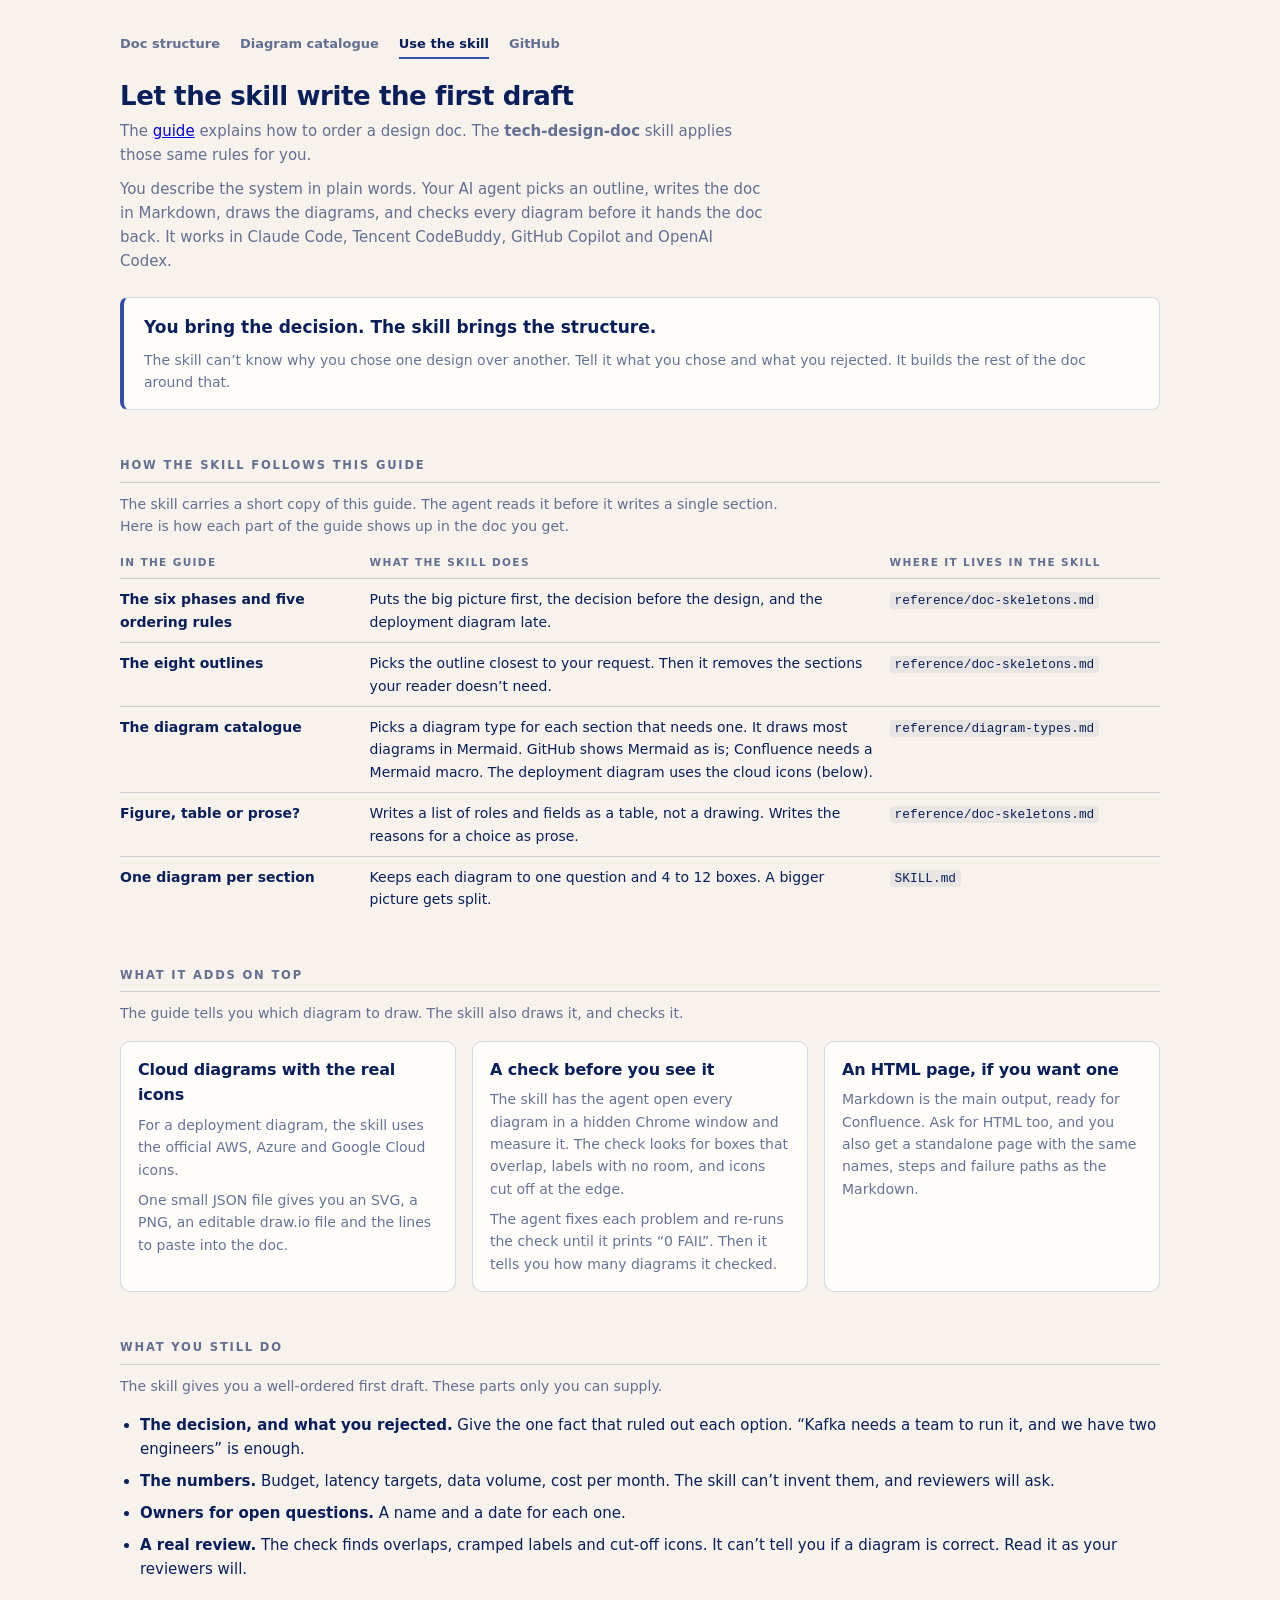
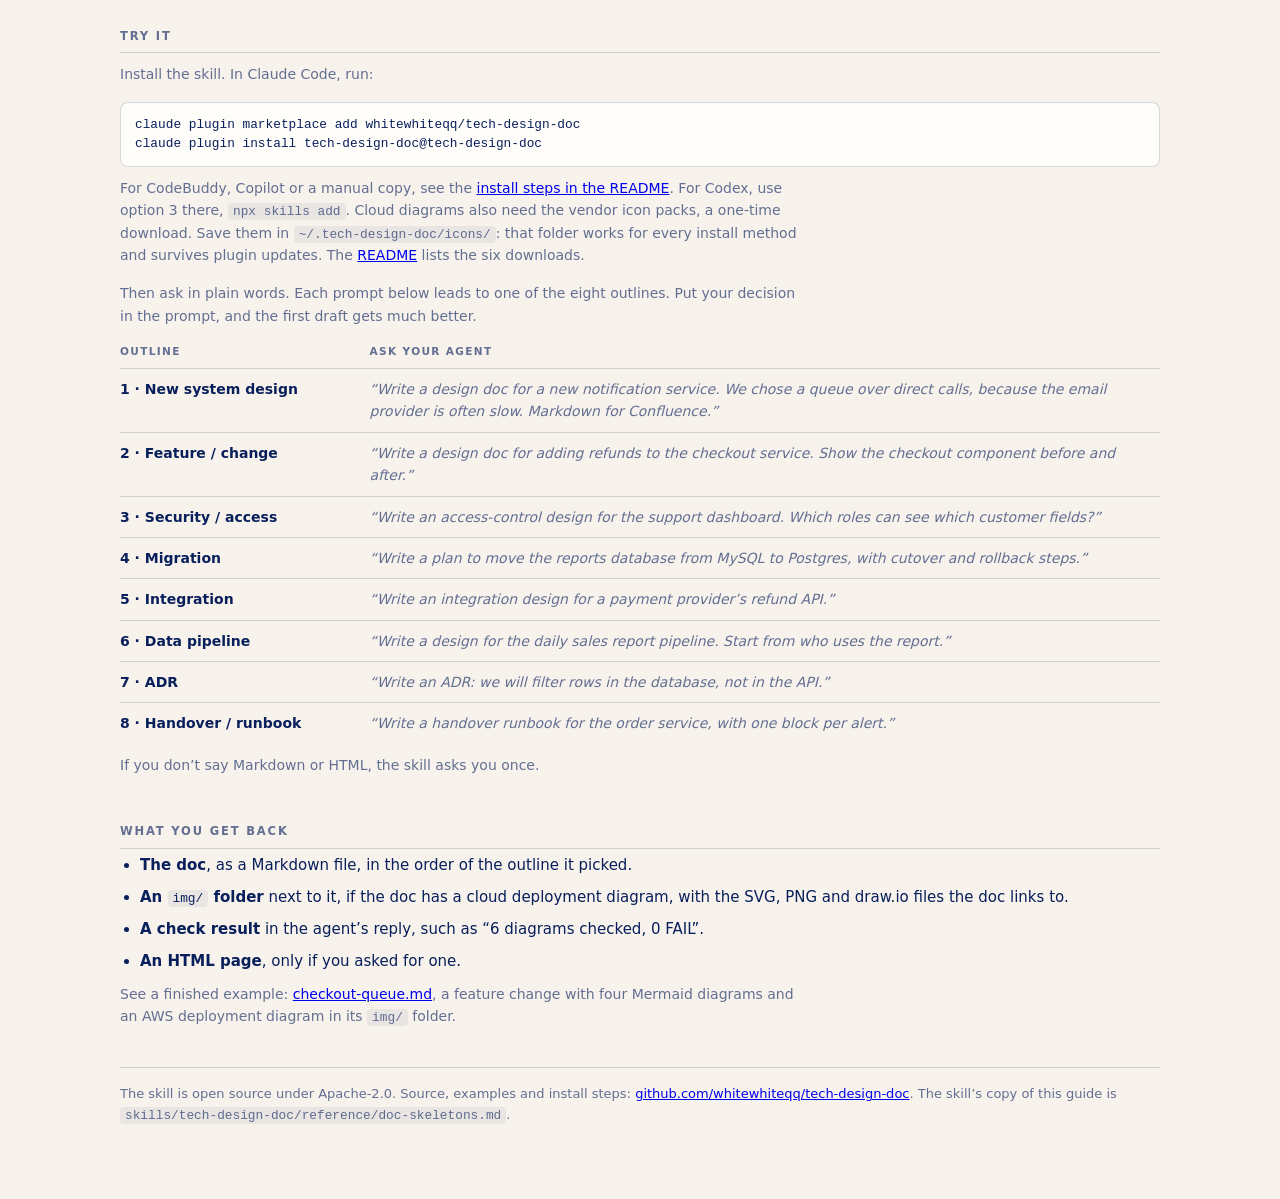
<file: docs/skill.html>
<!doctype html>
<html lang="en"><head><meta charset="utf-8">
<meta name="viewport" content="width=device-width,initial-scale=1">
<title>Let the skill write the first draft</title>
<meta name="description" content="The tech-design-doc agent skill picks an outline, writes the design doc in Markdown or HTML, draws the diagrams, and checks each one in headless Chrome.">
<meta property="og:type" content="website">
<meta property="og:title" content="Let the skill write the first draft">
<meta property="og:description" content="The tech-design-doc agent skill picks an outline, writes the design doc in Markdown or HTML, draws the diagrams, and checks each one in headless Chrome.">
<meta property="og:url" content="https://whitewhiteqq.github.io/tech-design-doc/skill.html">
<meta property="og:image" content="https://whitewhiteqq.github.io/tech-design-doc/og.png">
<meta property="og:image:width" content="1200">
<meta property="og:image:height" content="630">
<meta name="twitter:card" content="summary_large_image">
<link rel="icon" href="data:,">
<!-- How the tech-design-doc skill applies the guide in index.html and diagram-types.html.
     Self-contained: no font, no CDN, no script, no external request. -->
<style>
  :root{
    --bg:#F7F2EB; --card:#FFFDFA; --txt:#081F5C; --data:#334EAC; --data2:#7096D1;
    --mut:rgba(8,31,92,.62); --faint:rgba(8,31,92,.34); --grid:rgba(8,31,92,.16);
    --ok:#3E7A4E; --no:#B3453A;
    --sans:"Segoe UI",system-ui,-apple-system,"Helvetica Neue",sans-serif;
    --mono:ui-monospace,"Cascadia Mono",Consolas,monospace;
  }
  *{box-sizing:border-box}
  body{background:var(--bg);color:var(--txt);margin:0;font:15px/1.6 var(--sans);padding:34px 28px 60px}
  .wrap{max-width:1040px;margin:0 auto}
  h1{font-size:26px;line-height:1.22;margin:0 0 6px;letter-spacing:-.015em}
  .lede{font-size:15px;color:var(--mut);margin:0 0 10px;max-width:68ch}
  h2{font-size:11.5px;letter-spacing:.16em;text-transform:uppercase;font-weight:700;color:var(--mut);
     margin:46px 0 4px;padding-bottom:7px;border-bottom:1px solid var(--grid)}
  .note{font-size:14px;color:var(--mut);margin:10px 0 16px;max-width:76ch}
  .rule{background:var(--card);border:1px solid var(--grid);border-left:4px solid var(--data);
        border-radius:8px;padding:16px 20px;margin:24px 0 0}
  .rule b{font-size:17px}
  .rule p{margin:8px 0 0;color:var(--mut);font-size:14px}
  table{border-collapse:collapse;width:100%;font-size:14px}
  th{text-align:left;font-size:10.5px;letter-spacing:.13em;text-transform:uppercase;color:var(--mut);
     font-weight:700;padding:0 14px 8px 0;border-bottom:1px solid var(--grid)}
  td{padding:9px 14px 9px 0;border-bottom:1px solid var(--grid);vertical-align:top}
  tr:last-child td{border-bottom:none}
  td.q{color:var(--mut);font-style:italic}
  code{font:12.8px/1.4 var(--mono);background:rgba(8,31,92,.06);padding:1px 5px;border-radius:4px}
  pre{background:var(--card);border:1px solid var(--grid);border-radius:8px;padding:12px 14px;
      font:13px/1.5 var(--mono);overflow-x:auto;margin:10px 0 0}
  pre code{background:none;padding:0}
  .grid{display:grid;grid-template-columns:repeat(auto-fit,minmax(min(300px,100%),1fr));gap:16px;margin-top:16px}
  .card{background:var(--card);border:1px solid var(--grid);border-radius:10px;padding:15px 17px 16px}
  .card h3{margin:0 0 6px;font-size:16px;letter-spacing:-.01em}
  .card p{margin:0 0 8px;font-size:14px;color:var(--mut)} .card p:last-child{margin:0}
  ul.you{margin:0;padding-left:20px} ul.you li{margin-bottom:8px}
  .topnav{display:flex;flex-wrap:wrap;gap:6px 20px;font-size:13px;font-weight:600;margin:0 0 22px}
  .topnav a{color:var(--mut);text-decoration:none;padding-bottom:2px;border-bottom:2px solid transparent}
  .topnav a:hover,.topnav a:focus-visible{color:var(--txt);border-bottom-color:var(--grid)}
  .topnav a[aria-current="page"]{color:var(--txt);border-bottom-color:var(--data)}
  .foot{margin-top:40px;padding-top:16px;border-top:1px solid var(--grid);font-size:13px;color:var(--mut)}
  @media print{
    .topnav{display:none!important}
    body{background:#fff;padding:0;font-size:9.6pt}
    .card,.rule,pre{background:#fff;break-inside:avoid} h2{margin-top:18px}
  }
</style></head><body><div class="wrap">

<nav class="topnav" aria-label="Site"><a href="index.html">Doc structure</a><a href="diagram-types.html">Diagram catalogue</a><a href="skill.html" aria-current="page">Use the skill</a><a href="https://github.com/whitewhiteqq/tech-design-doc">GitHub</a></nav>

<h1>Let the skill write the first draft</h1>
<p class="lede">The <a href="index.html">guide</a> explains how to order a design doc. The
<b>tech-design-doc</b> skill applies those same rules for you.</p>
<p class="lede">You describe the system in plain words. Your AI agent picks an outline, writes the doc
in Markdown, draws the diagrams, and checks every diagram before it hands the doc back. It works in
Claude Code, Tencent CodeBuddy, GitHub Copilot and OpenAI Codex.</p>

<div class="rule">
  <b>You bring the decision. The skill brings the structure.</b>
  <p>The skill can’t know why you chose one design over another. Tell it what you chose and what you
  rejected. It builds the rest of the doc around that.</p>
</div>

<!-- ══════════════ guide to skill ══════════════ -->
<h2>How the skill follows this guide</h2>
<p class="note">The skill carries a short copy of this guide. The agent reads it before it writes a single
section. Here is how each part of the guide shows up in the doc you get.</p>
<table>
  <tr><th style="width:24%">In the guide</th><th>What the skill does</th><th style="width:26%">Where it lives in the skill</th></tr>
  <tr><td><b>The six phases and five ordering rules</b></td>
      <td>Puts the big picture first, the decision before the design, and the deployment diagram late.</td>
      <td><code>reference/doc-skeletons.md</code></td></tr>
  <tr><td><b>The eight outlines</b></td>
      <td>Picks the outline closest to your request. Then it removes the sections your reader doesn’t need.</td>
      <td><code>reference/doc-skeletons.md</code></td></tr>
  <tr><td><b>The diagram catalogue</b></td>
      <td>Picks a diagram type for each section that needs one. It draws most diagrams in Mermaid. GitHub shows Mermaid as is; Confluence needs a Mermaid macro. The deployment diagram uses the cloud icons (below).</td>
      <td><code>reference/diagram-types.md</code></td></tr>
  <tr><td><b>Figure, table or prose?</b></td>
      <td>Writes a list of roles and fields as a table, not a drawing. Writes the reasons for a choice as prose.</td>
      <td><code>reference/doc-skeletons.md</code></td></tr>
  <tr><td><b>One diagram per section</b></td>
      <td>Keeps each diagram to one question and 4 to 12 boxes. A bigger picture gets split.</td>
      <td><code>SKILL.md</code></td></tr>
</table>

<!-- ══════════════ beyond the guide ══════════════ -->
<h2>What it adds on top</h2>
<p class="note">The guide tells you which diagram to draw. The skill also draws it, and checks it.</p>
<div class="grid">
  <div class="card">
    <h3>Cloud diagrams with the real icons</h3>
    <p>For a deployment diagram, the skill uses the official AWS, Azure and Google Cloud icons.</p>
    <p>One small JSON file gives you an SVG, a PNG, an editable draw.io file and the lines to paste into the doc.</p>
  </div>
  <div class="card">
    <h3>A check before you see it</h3>
    <p>The skill has the agent open every diagram in a hidden Chrome window and measure it. The check looks for boxes that overlap, labels with no room, and icons cut off at the edge.</p>
    <p>The agent fixes each problem and re-runs the check until it prints “0 FAIL”. Then it tells you how many diagrams it checked.</p>
  </div>
  <div class="card">
    <h3>An HTML page, if you want one</h3>
    <p>Markdown is the main output, ready for Confluence. Ask for HTML too, and you also get a standalone page with the same names, steps and failure paths as the Markdown.</p>
  </div>
</div>

<!-- ══════════════ your part ══════════════ -->
<h2>What you still do</h2>
<p class="note">The skill gives you a well-ordered first draft. These parts only you can supply.</p>
<ul class="you">
  <li><b>The decision, and what you rejected.</b> Give the one fact that ruled out each option. “Kafka needs a team to run it, and we have two engineers” is enough.</li>
  <li><b>The numbers.</b> Budget, latency targets, data volume, cost per month. The skill can’t invent them, and reviewers will ask.</li>
  <li><b>Owners for open questions.</b> A name and a date for each one.</li>
  <li><b>A real review.</b> The check finds overlaps, cramped labels and cut-off icons. It can’t tell you if a diagram is correct. Read it as your reviewers will.</li>
</ul>

<!-- ══════════════ try it ══════════════ -->
<h2>Try it</h2>
<p class="note">Install the skill. In Claude Code, run:</p>
<pre><code>claude plugin marketplace add whitewhiteqq/tech-design-doc
claude plugin install tech-design-doc@tech-design-doc</code></pre>
<p class="note">For CodeBuddy, Copilot or a manual copy, see the
<a href="https://github.com/whitewhiteqq/tech-design-doc#install">install steps in the README</a>.
For Codex, use option 3 there, <code>npx skills add</code>.
Cloud diagrams also need the vendor icon packs, a one-time download. Save them in
<code>~/.tech-design-doc/icons/</code>: that folder works for every install method and survives plugin updates.
The <a href="https://github.com/whitewhiteqq/tech-design-doc#add-the-cloud-icon-packs-one-time">README</a>
lists the six downloads.</p>
<p class="note">Then ask in plain words. Each prompt below leads to one of the eight outlines. Put your
decision in the prompt, and the first draft gets much better.</p>
<table>
  <tr><th style="width:24%">Outline</th><th>Ask your agent</th></tr>
  <tr><td><b>1 · New system design</b></td>
      <td class="q">“Write a design doc for a new notification service. We chose a queue over direct calls, because the email provider is often slow. Markdown for Confluence.”</td></tr>
  <tr><td><b>2 · Feature / change</b></td>
      <td class="q">“Write a design doc for adding refunds to the checkout service. Show the checkout component before and after.”</td></tr>
  <tr><td><b>3 · Security / access</b></td>
      <td class="q">“Write an access-control design for the support dashboard. Which roles can see which customer fields?”</td></tr>
  <tr><td><b>4 · Migration</b></td>
      <td class="q">“Write a plan to move the reports database from MySQL to Postgres, with cutover and rollback steps.”</td></tr>
  <tr><td><b>5 · Integration</b></td>
      <td class="q">“Write an integration design for a payment provider’s refund API.”</td></tr>
  <tr><td><b>6 · Data pipeline</b></td>
      <td class="q">“Write a design for the daily sales report pipeline. Start from who uses the report.”</td></tr>
  <tr><td><b>7 · ADR</b></td>
      <td class="q">“Write an ADR: we will filter rows in the database, not in the API.”</td></tr>
  <tr><td><b>8 · Handover / runbook</b></td>
      <td class="q">“Write a handover runbook for the order service, with one block per alert.”</td></tr>
</table>
<p class="note">If you don’t say Markdown or HTML, the skill asks you once.</p>

<!-- ══════════════ output ══════════════ -->
<h2>What you get back</h2>
<ul class="you">
  <li><b>The doc</b>, as a Markdown file, in the order of the outline it picked.</li>
  <li><b>An <code>img/</code> folder</b> next to it, if the doc has a cloud deployment diagram, with the SVG, PNG and draw.io files the doc links to.</li>
  <li><b>A check result</b> in the agent’s reply, such as “6 diagrams checked, 0 FAIL”.</li>
  <li><b>An HTML page</b>, only if you asked for one.</li>
</ul>
<p class="note">See a finished example:
<a href="https://github.com/whitewhiteqq/tech-design-doc/blob/main/skills/tech-design-doc/examples/design-doc/checkout-queue.md">checkout-queue.md</a>,
a feature change with four Mermaid diagrams and an AWS deployment diagram in its <code>img/</code> folder.</p>

<p class="foot">The skill is open source under Apache-2.0. Source, examples and install steps:
<a href="https://github.com/whitewhiteqq/tech-design-doc">github.com/whitewhiteqq/tech-design-doc</a>.
The skill’s copy of this guide is <code>skills/tech-design-doc/reference/doc-skeletons.md</code>.</p>

</div></body></html>
</file>
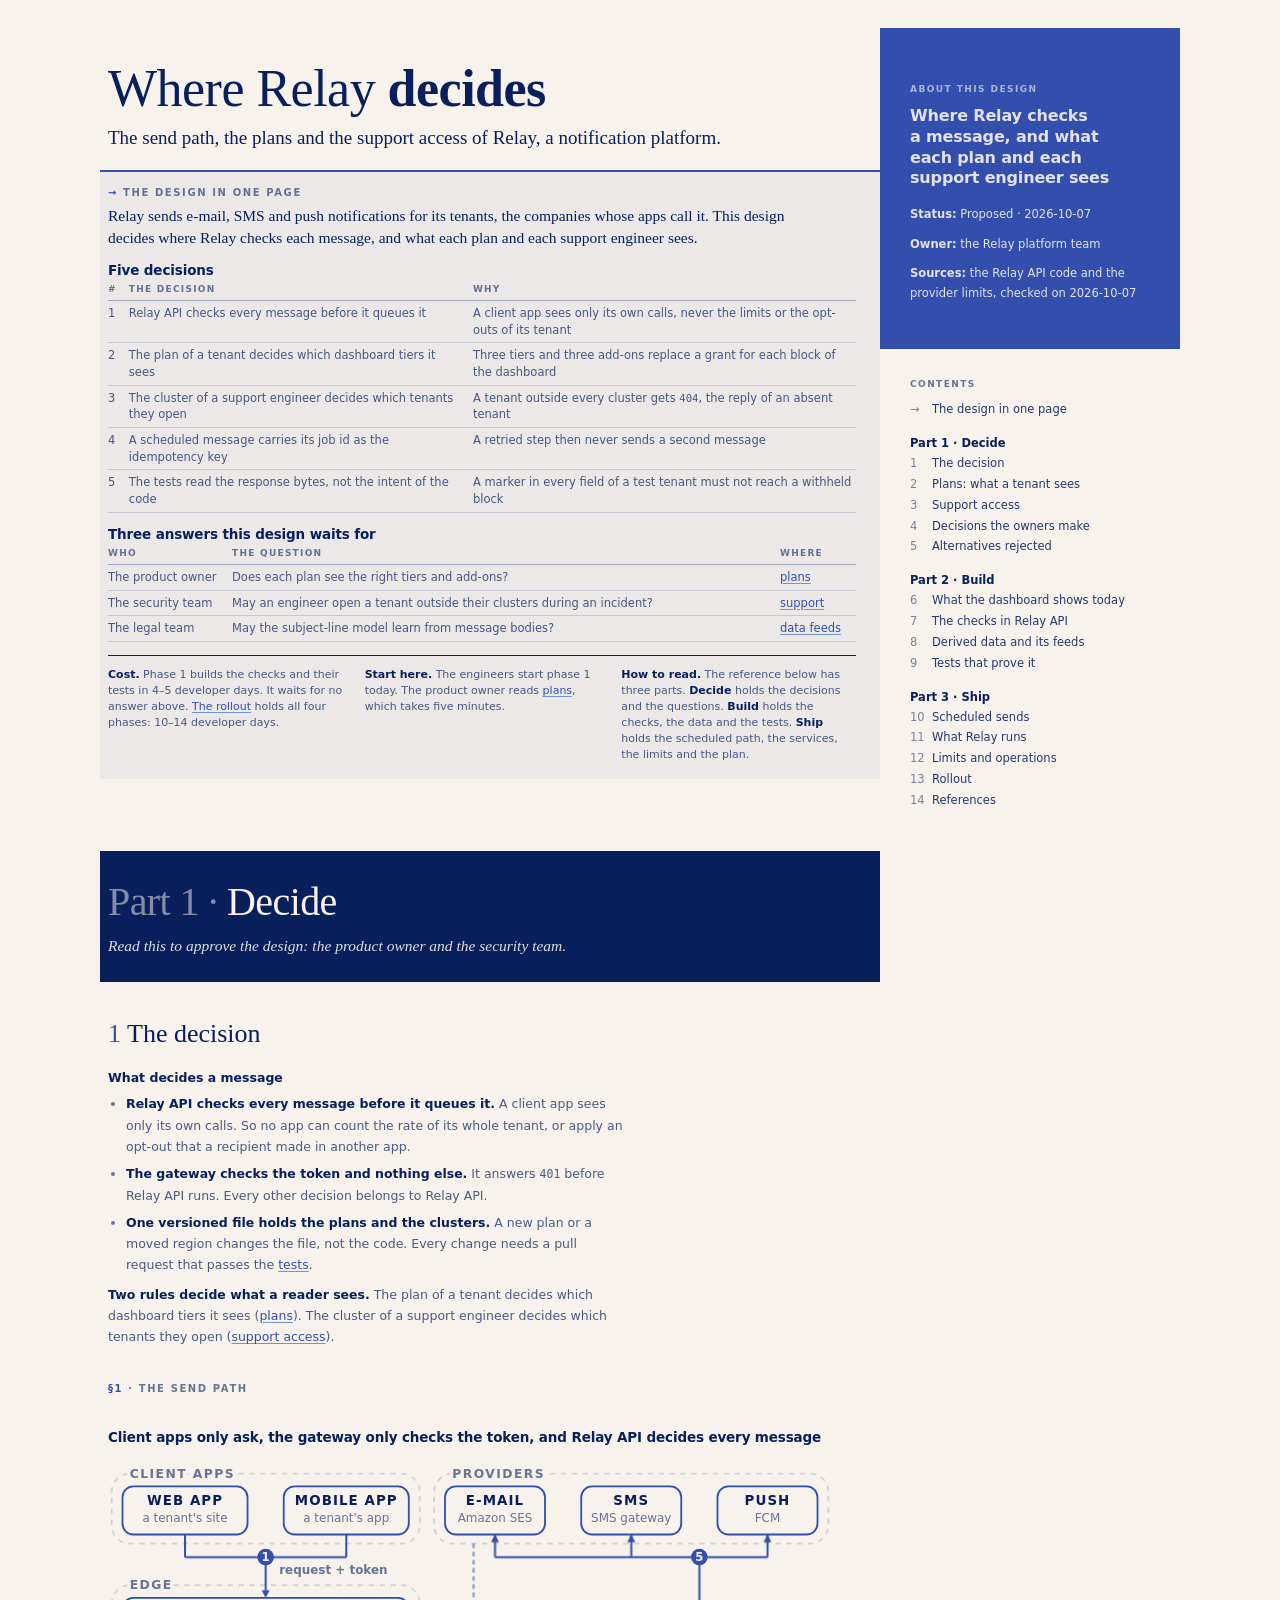
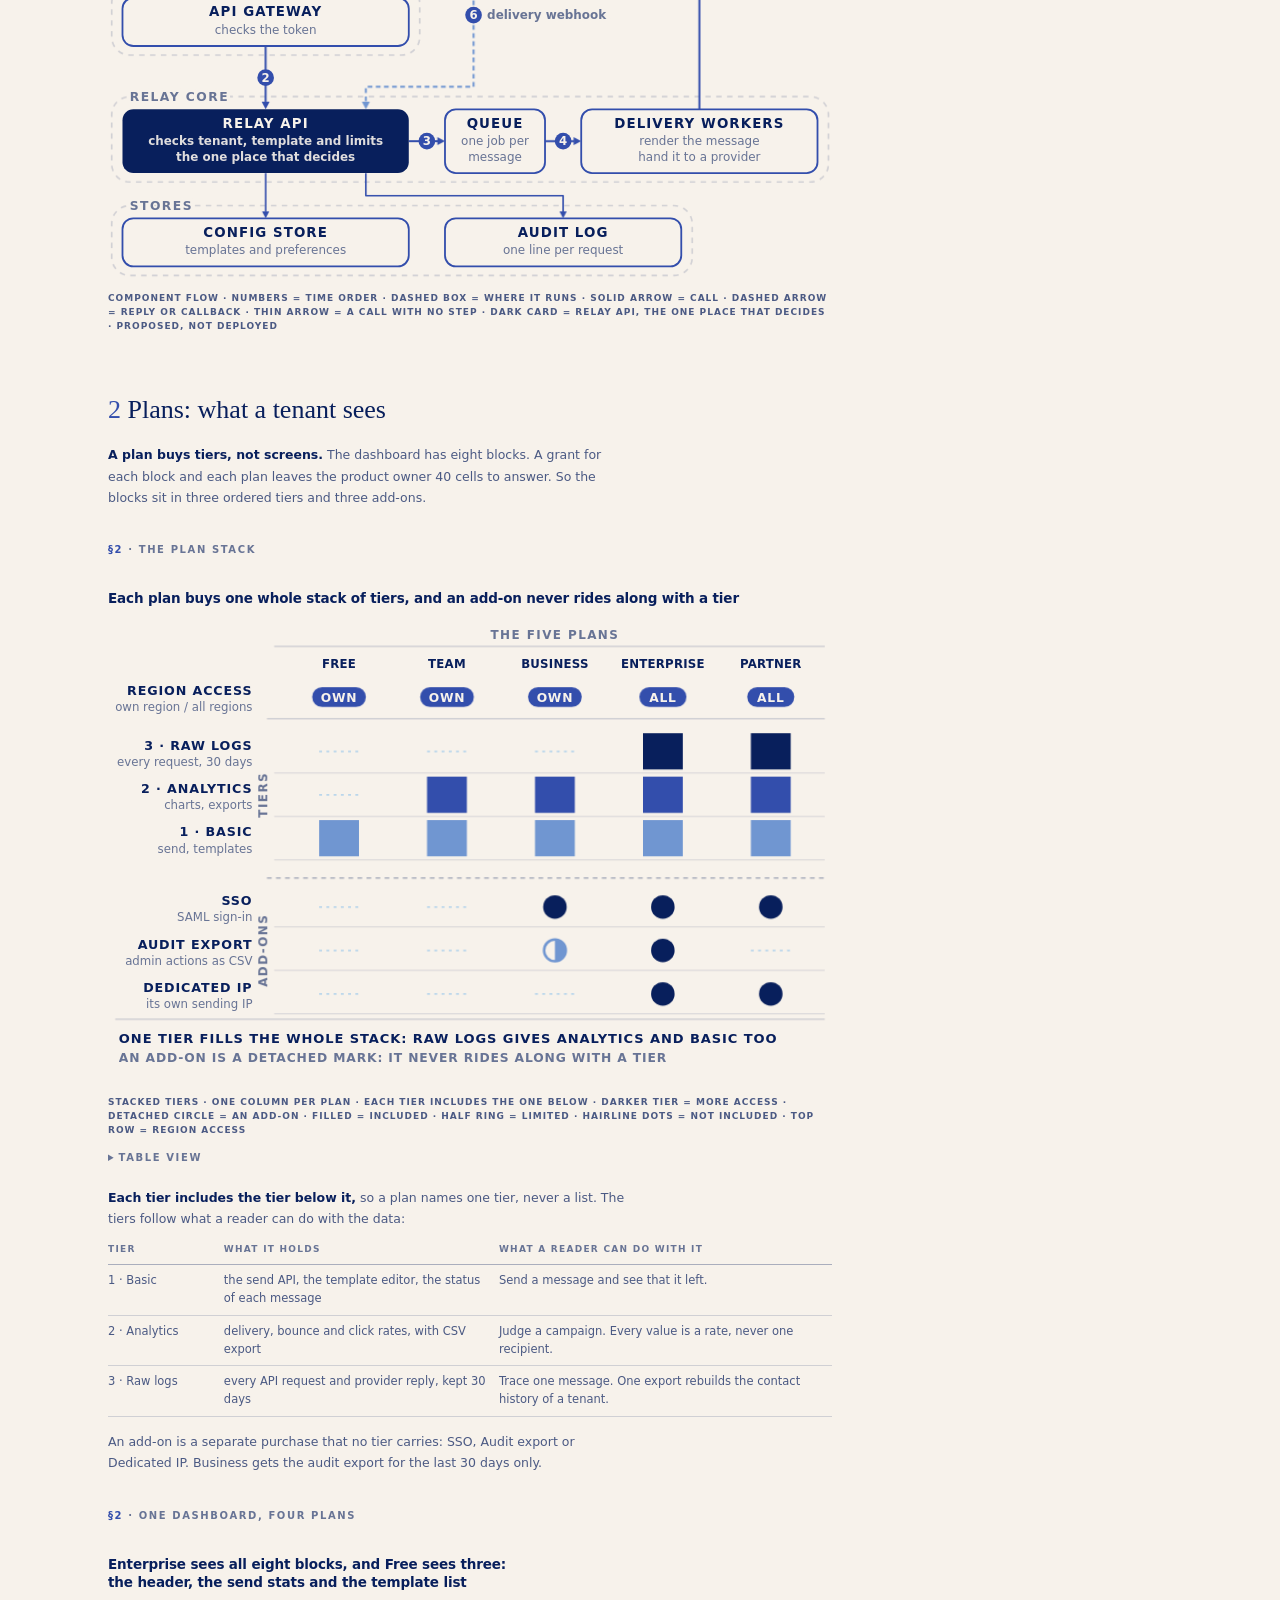
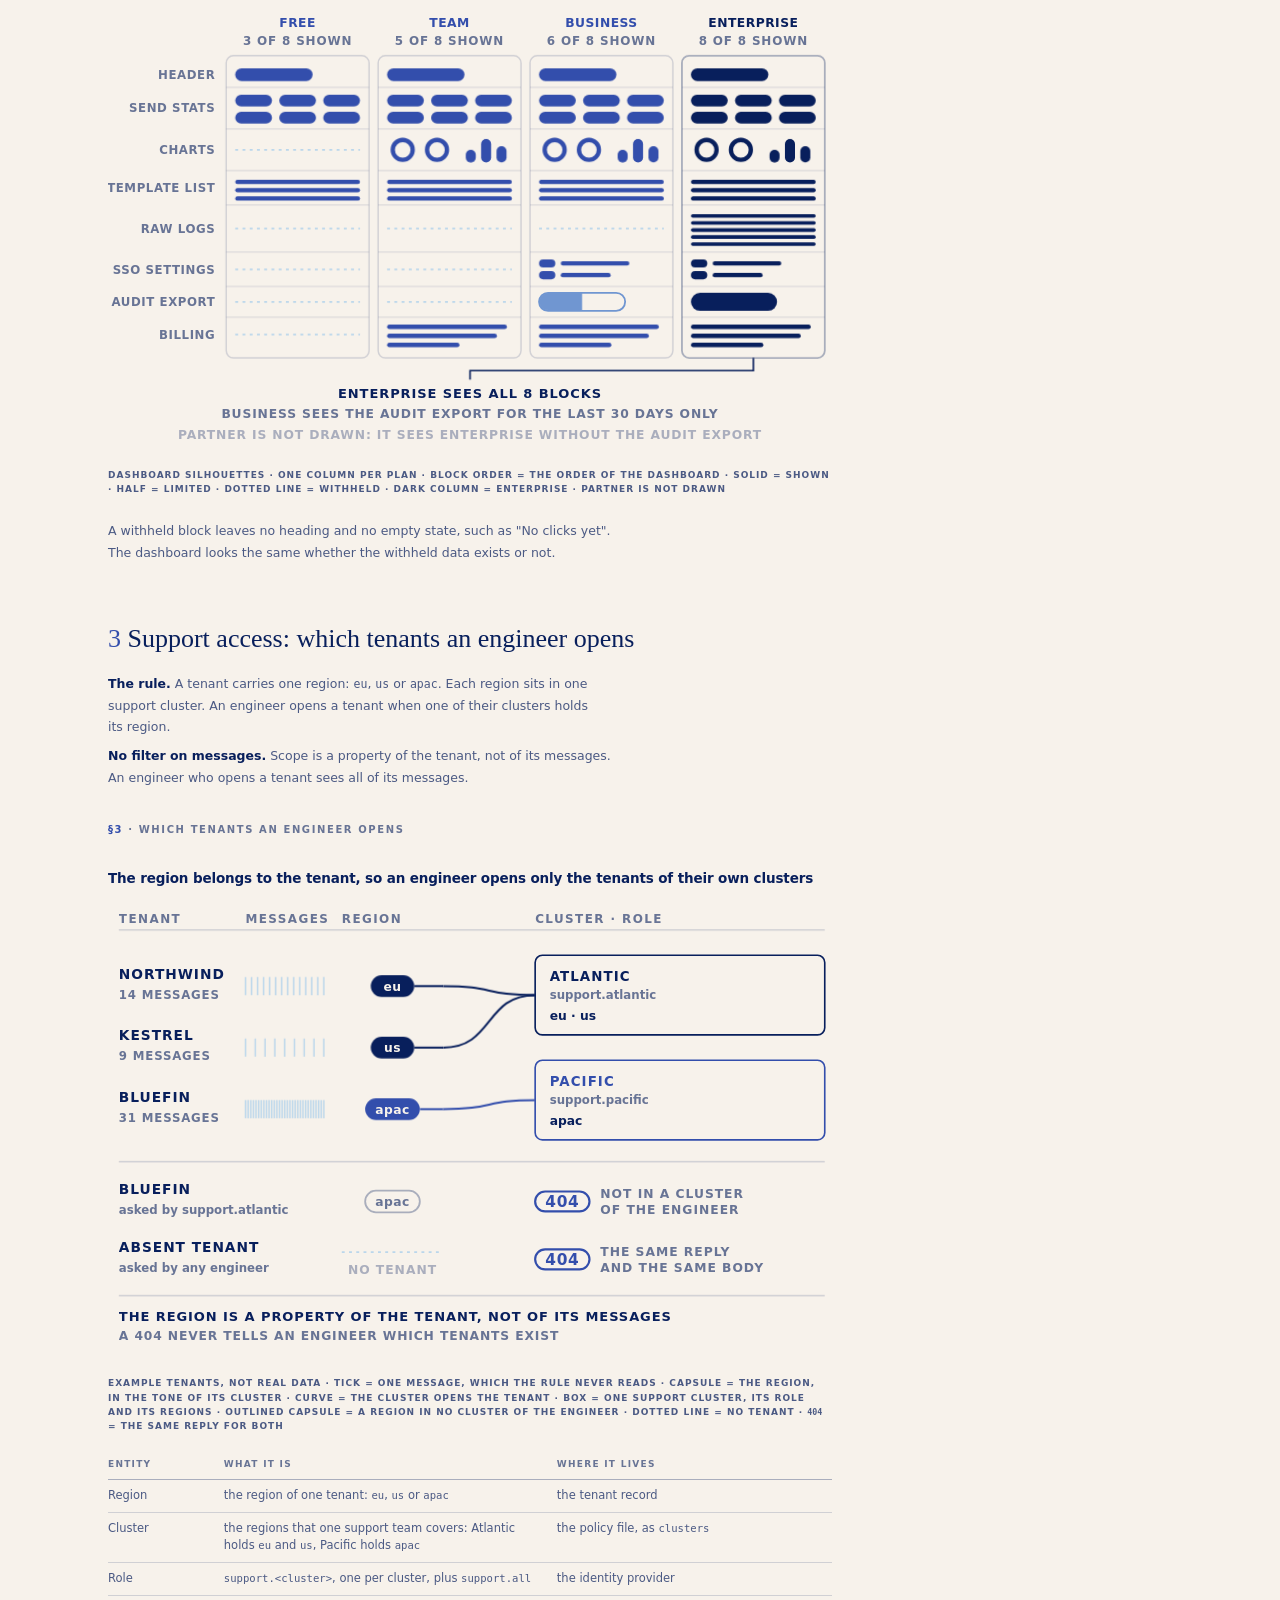
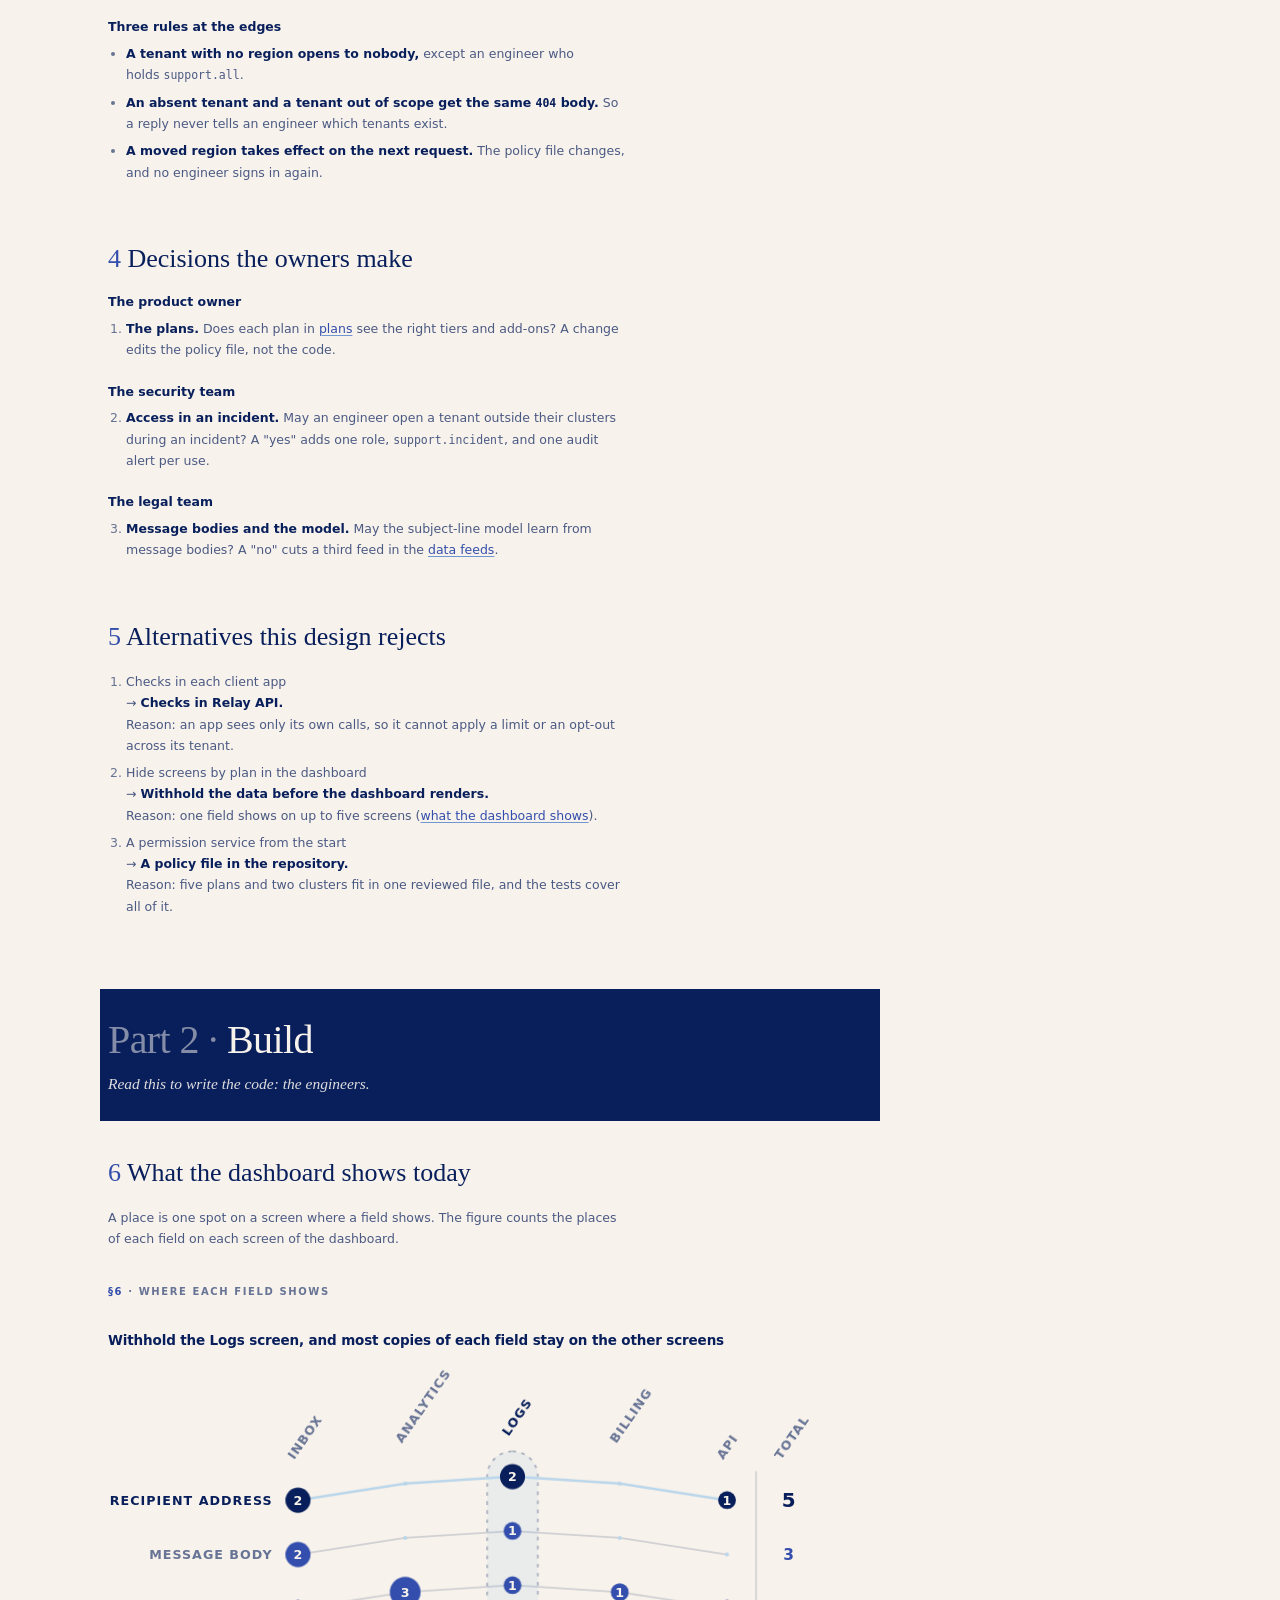
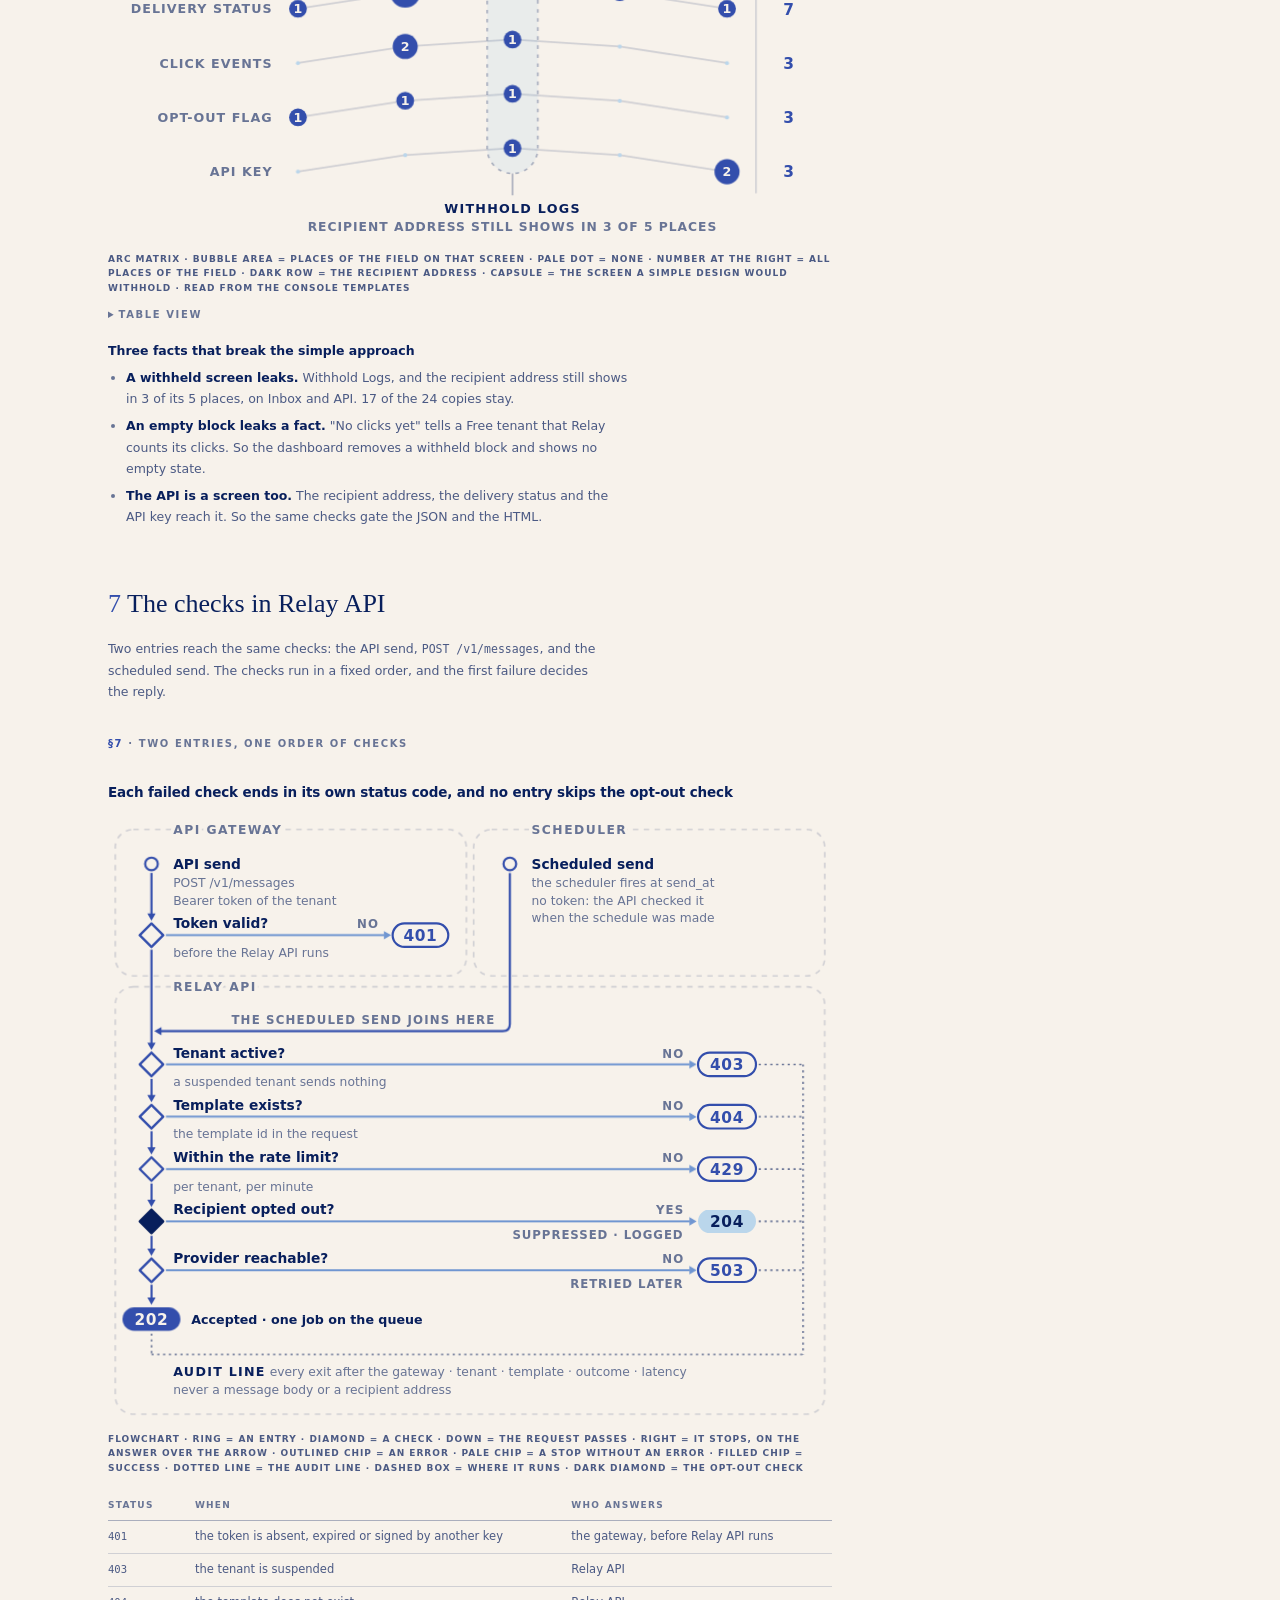
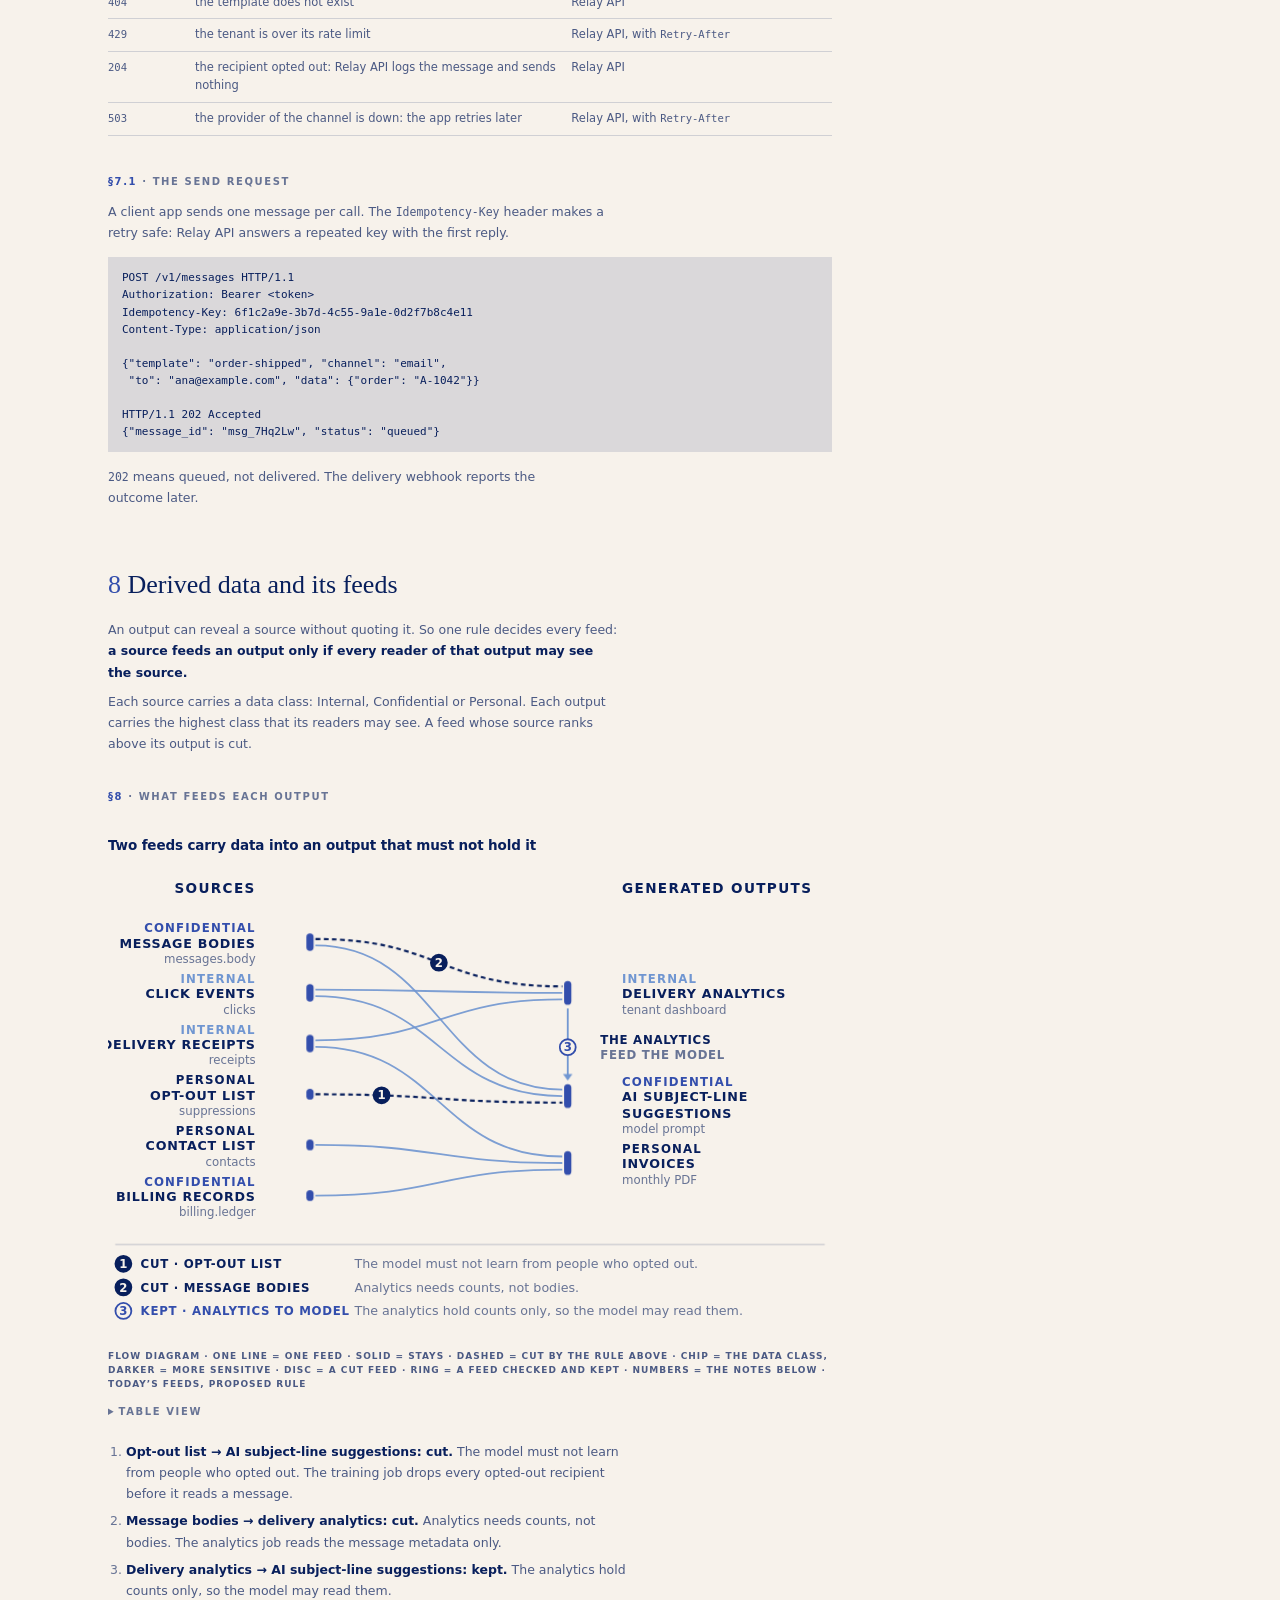
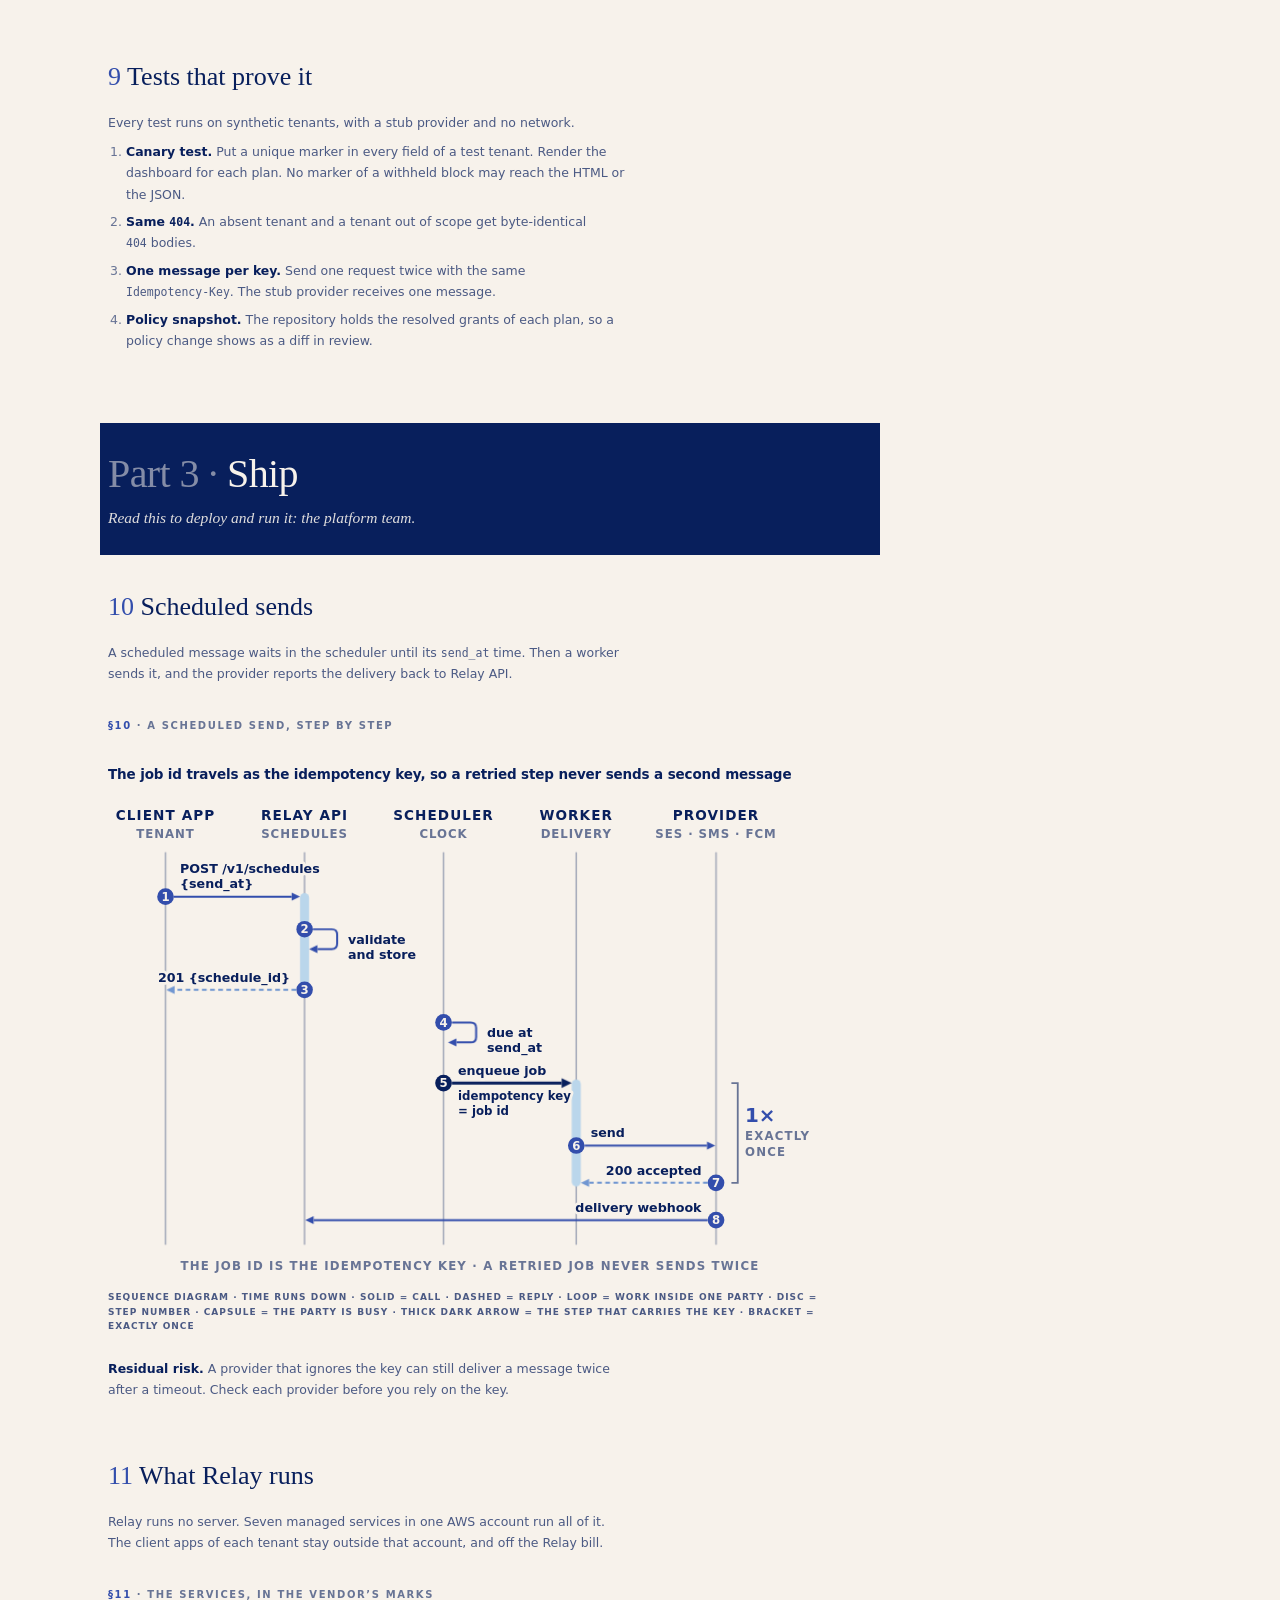
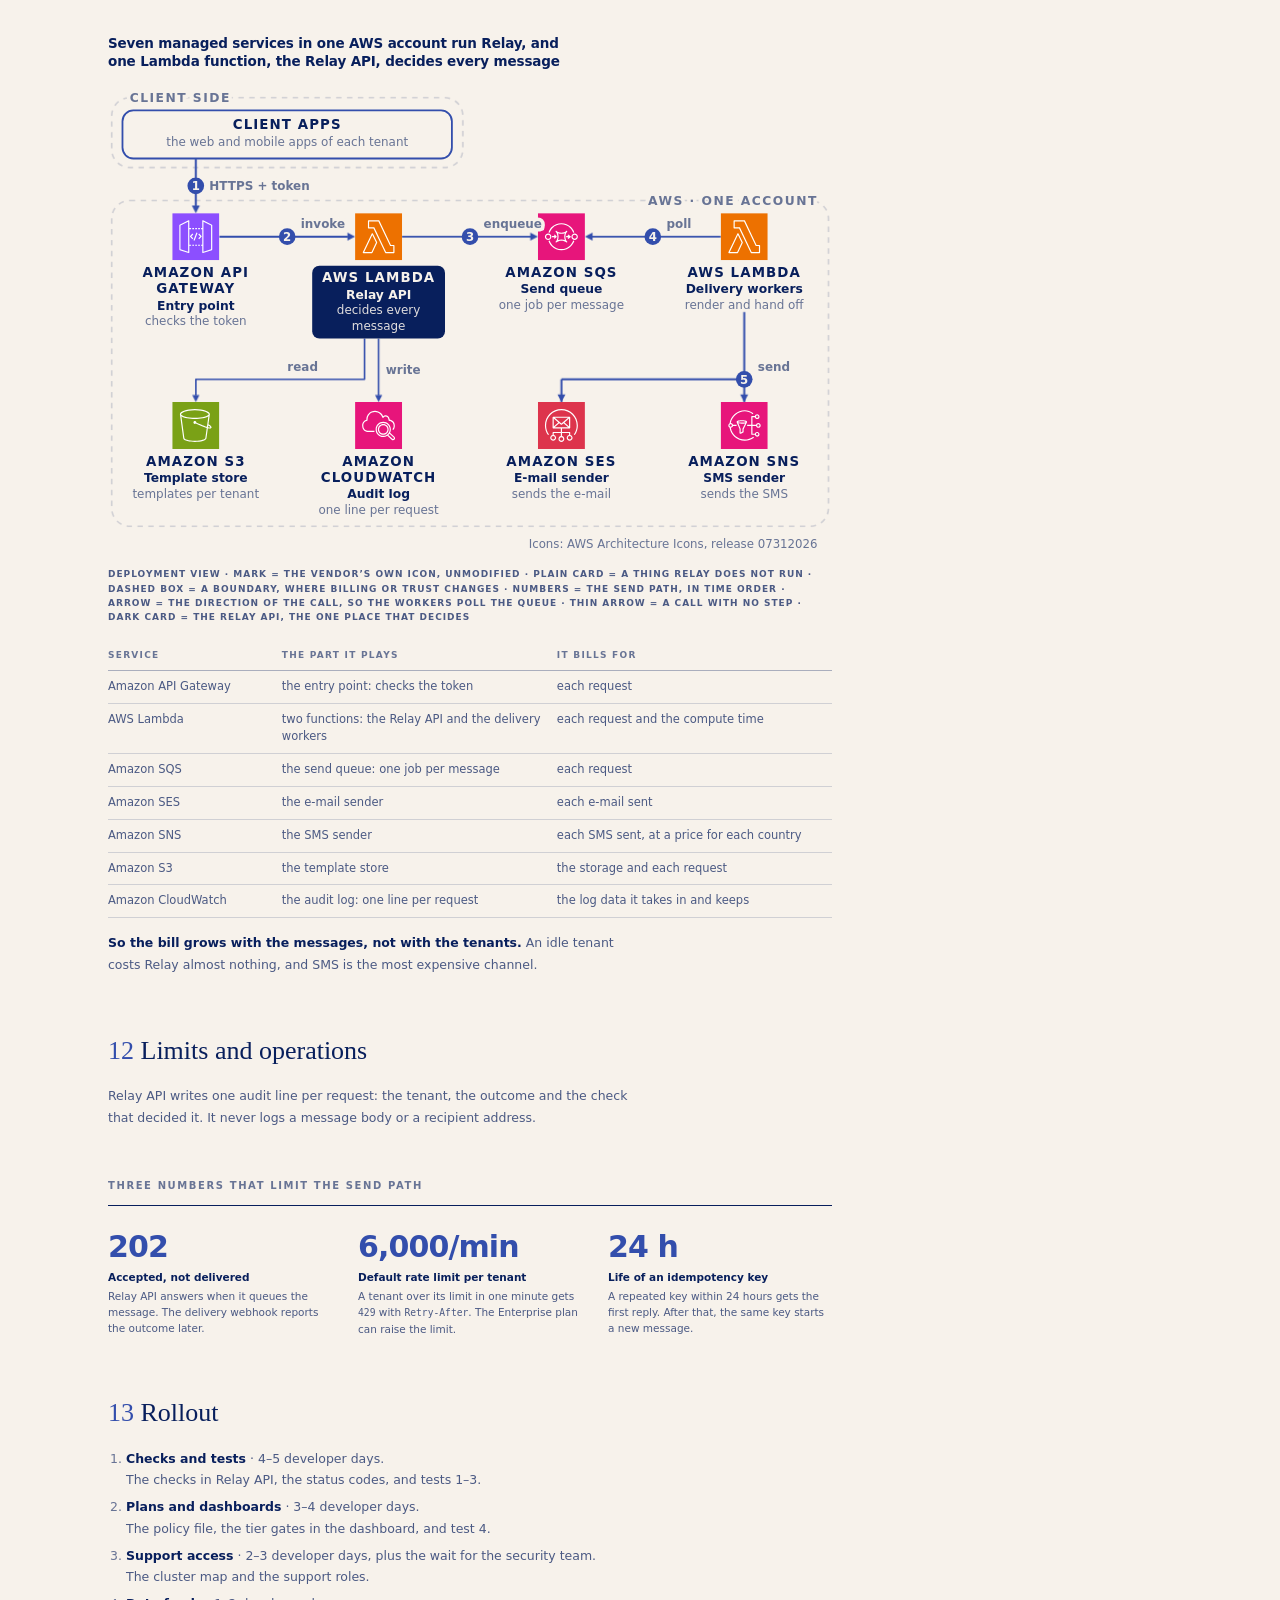
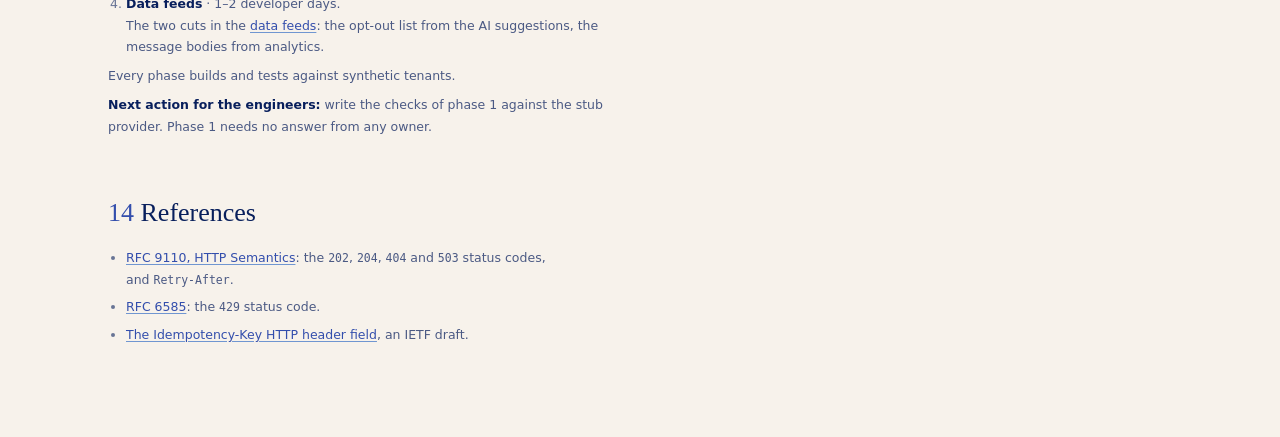
<file: skills/tech-design-doc/examples/relay-design.html>
<!doctype html>
<!-- Built by build.py (tech-design-doc) from shells/design-shell.html, as doc.json names it. Do not edit this file: edit the shell or a figure script, then build again. -->
<html lang="en">
<head>
<meta charset="utf-8" />
<meta name="viewport" content="width=device-width,initial-scale=1" />
<meta name="color-scheme" content="light" />
<title>Where Relay decides · design</title>
<!--
  ═══ DESIGN SHELL · tech-design-doc ════════════════════════════════════════════════════════════
  The full design page. This file is a template: keep the structure, replace the Relay prose.
  The Markdown of the design is the source of truth. This shell restates it for the screen.

  The page, top to bottom:
    title + dek             one or two lines each
    the summary band        the whole design on the first 1280 x 900 screen
    Part 1 · Decide         the reader who approves: decisions, the access model, open questions
    Part 2 · Build          the reader who writes the code: facts from the code, checks, tests
    Part 3 · Ship           the reader who deploys and runs it: request path, services, limits, rollout
    the rail                an about card and the sticky contents list, nothing more

  Rules:
  1. Never edit the built page. Edit this shell or a figure script, then run python build.py.
  2. A figure placeholder stays EMPTY, with no attributes: svg id="fig-NAME". build.py draws
     figures/NAME.js once and bakes the same markup into every page that names it.
  3. Anchor every section, slot and part by a name (id="checks"), never by a number. The numbers
     in the headings, the slot kicks and the contents list are display only: renumber all three
     after a reorder. In running text, link by name ("see support access"), not by number.
  4. A figure is a four-part slot: kick, claim, figure, legend. The claim is a conclusion, never a
     chart type. A figure that carries data gets a table twin built from the same model object,
     and a checker compares the figure tooltips with the twin.
  5. The first screen holds the title, the dek and the whole summary band. Keep each to two lines,
     and keep each summary row to two lines.
  6. Space comes from style.css, never from style="". The only inline style is a th width.
  7. Nothing fetched: no src=, no link element, no web font, no second script element.
  8. Controlled English: one word one meaning, active voice, simple tenses, 25 words a sentence.
  ═══════════════════════════════════════════════════════════════════════════════════════════════
-->
<style>
/* ═══════════════════════════════════════════════════════════════════════════════════════════════
   tech-design-doc · style.css · the one style sheet of every page
   ───────────────────────────────────────────────────────────────────────────────────────────────
   build.py puts this file, inside one <style>, where a shell holds the STYLE mark. It also loads it
   into the figure harness, so a figure measures its text with the same fonts as the page.

   Visual system: report template R01 ("main column + rail"), colour preset
   PORCELAIN. One palette for the page and every figure: no colour value outside the tokens below.
   Solid fills, no shadow, no gradient, no rounded card. Lightness is importance.

   Nothing is fetched. The font stacks name local fonts only, and the page needs no network to
   render, print or open from file://. Never add @import, a web font, or url() other than data:.

   Two page types, one sheet:
     body.design   the full design page: main column + 300 px rail (about card, sticky contents)
     body.brief    the brief: one column, each figure beside its note, three closing tables
   The design page is the base. The last block, BRIEF ONLY, holds every rule that only the brief
   needs, and every selector in it starts with .brief. Why one file and not a <style> in the brief
   shell: the two pages share the tokens, the type scale and the print rules, so a change lands in
   one place, and a shell holds content only. The brief block costs the design page about 5 KB.
   A project that needs one more rule adds it in an extra <style> block in its own shell.
   The kit ships no brief shell; the BRIEF ONLY block serves a one-page brief that a project writes.

   Blocks, in order:
     1  tokens            11  code and pre
     2  base and type     12  lists
     3  the sheet         13  the callout (traits)
     4  the summary band  14  the rail: about card
     5  part bands        15  the rail: sticky contents
     6  section headings  16  motion
     7  vertical rhythm   17  narrow screens
     8  the figure slot   18  print
     9  tables            19  BRIEF ONLY
    10  table twins
   ═══════════════════════════════════════════════════════════════════════════════════════════════ */


/* ── 1 · tokens: PORCELAIN roles (color-presets.js) ───────────────────────────────────────────── */
:root{
  --bg:#F7F2EB;                 /* the page */
  --txt:#081F5C;                /* titles, strong text, the summary rules */
  --lab:rgba(8,31,92,.72);      /* running text: body, table cells, legends (6.0:1 on --bg) */
  --mut:rgba(8,31,92,.60);      /* labels only: kicks, table heads, contents numbers */
  --faint:rgba(8,31,92,.32);    /* the rule under a table head */
  --quiet:rgba(8,31,92,.15);    /* a closing rule */
  --track:rgba(8,31,92,.12);    /* the pre background */
  --grid:rgba(8,31,92,.16);     /* table row rules */
  --data:#334EAC;               /* links, numbers, the summary band rule */
  --data2:#7096D1;              /* link underlines */
  --hero:#081F5C;
  --faintdata:#BAD6EB;
  --railbg:#334EAC;             /* the about card */
  --raildark:#081F5C;           /* the part bands */
  --tint:color-mix(in srgb,var(--data) 6%,var(--bg));   /* the summary band: derived, not new */

  /* local stacks: Inter and Source Serif 4 when installed, else the system fonts */
  --sans:'Inter','Inter Variable',system-ui,-apple-system,'Segoe UI',Roboto,'Helvetica Neue',Arial,
         'Microsoft JhengHei','PingFang TC','Noto Sans CJK TC',sans-serif;
  --serifs:'Source Serif 4','Source Serif Pro',Georgia,Cambria,'Times New Roman',serif;
  --mono:ui-monospace,'Cascadia Mono','Cascadia Code',Consolas,'SFMono-Regular',Menlo,
         'DejaVu Sans Mono',monospace;

  --figw:106mm;                 /* print, brief: the width of the figure column (block 19) */
}


/* ── 2 · base and type ────────────────────────────────────────────────────────────────────────── */
*{margin:0;padding:0;box-sizing:border-box}
html{-webkit-text-size-adjust:100%;text-size-adjust:100%}
body{background:var(--bg);color:var(--txt);font-family:var(--sans);
  -webkit-font-smoothing:antialiased;font-variant-numeric:tabular-nums lining-nums;
  display:flex;justify-content:center;padding:28px 24px 48px}
.serif{font-family:var(--serifs)}
.nw{white-space:nowrap}

h1{font-family:var(--serifs);font-size:52px;font-weight:400;letter-spacing:-.01em;
  line-height:1.03;text-wrap:balance}
h1 b{font-weight:700}
/* the dek: one or two lines under the title that say what the page covers */
.dek{font-family:var(--serifs);font-size:19px;font-weight:400;line-height:1.3;margin-top:10px;
  max-width:760px;text-wrap:balance}
/* the kick: a small ALL-CAPS label over a block; .n is its number or arrow */
.kick{font-size:10px;font-weight:700;letter-spacing:.16em;text-transform:uppercase;
  color:var(--mut);margin-bottom:14px}
.kick .n{color:var(--data)}
/* the claim: one conclusion sentence, never the name of a chart type */
.claim{font-size:13.5px;font-weight:700;letter-spacing:-.01em;line-height:1.35;margin:34px 0 4px;
  text-wrap:balance}
/* body text: a 520 px measure; tables, figures and pre take the full column */
.body{font-size:12.5px;line-height:1.7;color:var(--lab);max-width:520px;margin-top:8px;
  text-wrap:pretty}
.body b,.body strong{color:var(--txt)}
.body u{text-decoration-color:var(--data2);text-underline-offset:3px}
/* the legend under a figure: decodes every mark, ALL-CAPS, separated by " · " */
.srcline{font-size:9px;font-weight:600;letter-spacing:.11em;text-transform:uppercase;
  color:var(--lab);margin-top:10px;line-height:1.6}
th code,.kick code,.lbl code,.srcline code{text-transform:none;letter-spacing:0}

.main a{color:var(--data);text-decoration-color:var(--data2);text-underline-offset:2px}
.main a:hover{text-decoration-color:currentColor}
a[href^="#"]{white-space:nowrap}
:focus-visible{outline:2px solid var(--data);outline-offset:2px}
[id]{scroll-margin-top:24px}


/* ── 3 · the sheet: main column + rail. 1080 px wide, centred; one column under 1128 px ────────── */
.sheet{width:1080px;max-width:100%;background:var(--bg);
  display:grid;grid-template-columns:minmax(0,1fr) 300px}
.main{padding:34px 48px 44px 8px;min-width:0}
.rail{display:flex;flex-direction:column;min-width:0}


/* ── 4 · the summary band: the whole design on the first 1280 x 900 screen ───────────────────────
      The most readable block on the page. A tinted band, ruled in --data, that runs to the edges of
      the main column. Its tables are tighter than a reference table, and its notes sit in three
      short columns: cost, start here, how to read. It must fit one screen with the title above it,
      so keep each table row to one or two lines. */
.onepage{margin:20px -48px 0 -8px;padding:15px 24px 16px 8px;
  border-top:2px solid var(--data);background:var(--tint)}
.onepage .kick{margin-bottom:7px}
.onepage .lead{font-family:var(--serifs);font-size:15.5px;line-height:1.4;color:var(--txt);
  max-width:700px;text-wrap:pretty}
.onepage .claim{margin:12px 0 0}
.onepage table{margin-top:4px;line-height:1.45}
.onepage th{padding-bottom:4px}
.onepage td{padding-top:4px;padding-bottom:4px}
.onepage .notes{display:grid;grid-template-columns:1fr 1fr 1fr;gap:22px;margin-top:13px;
  border-top:1px solid var(--txt);padding-top:11px}
.onepage .notes p{font-size:11px;line-height:1.45;color:var(--lab);margin:0;text-wrap:pretty}
.onepage .notes>div>p+p{margin-top:8px}       /* a column may hold two short paragraphs */
.onepage .notes b{color:var(--txt)}
/* table column widths for the band: the index column, the owner column, the link column */
th.idx{width:18px}
th.who{width:124px}
th.where{width:76px}


/* ── 5 · part bands: one per reader (Decide / Build / Ship) ────────────────────────────────────────
      Louder than a section heading, because it reverses the sheet: the navy of the rail as the
      ground and the page colour as the text, full width of the main column, 40 px serif. */
.part{margin:72px -48px 0 -8px;padding:30px 24px 26px 8px;background:var(--raildark);color:var(--bg)}
.parth{font-family:var(--serifs);font-size:40px;font-weight:400;letter-spacing:-.015em;
  line-height:1.05;text-wrap:balance}
.parth .pn{opacity:.52}
.partwho{font-family:var(--serifs);font-style:italic;font-size:15.5px;line-height:1.4;opacity:.9;
  margin-top:12px;max-width:560px}


/* ── 6 · section headings. Anchor every section by name (id="checks"), never by number ─────────── */
.qhead{font-family:var(--serifs);font-size:26px;font-weight:400;line-height:1.25;margin-top:60px;
  max-width:620px;text-wrap:balance}
.qhead .n{color:var(--data)}
/* the band already opens the part, so the first heading under it sits closer */
.part+section .qhead{margin-top:36px}
/* a minor heading inside a section, and a numbered subsection kick that carries an anchor */
.minor{font-size:12.5px;font-weight:700;line-height:1.5;color:var(--txt);margin-top:22px;max-width:520px}
.kick.subsec{margin-top:40px}


/* ── 7 · vertical rhythm: the space between blocks comes from here, never from style="" ─────────── */
.qhead+*{margin-top:18px}
.qhead+.slot,.qhead+.subsec{margin-top:26px}
.minor+.body{margin-top:6px}
table+.body,pre+.body,.minor+table{margin-top:14px}
.slot+.body,.twin+.body,.callout+.body,.slot+table,.twin+table{margin-top:24px}
.subsec+.body,.subsec+table,.subsec+pre{margin-top:0}


/* ── 8 · the figure slot: kick · claim · figure · legend ───────────────────────────────────────────
      <figure class="slot" id="name">
        <div class="kick">…</div>  <div class="claim">…</div>
        <div class="fig"><svg id="fig-NAME"></svg></div>
        <figcaption class="srcline">…</figcaption>
      </figure>
      The svg carries role="img" and an aria-label that states the finding; build.py bakes both.
      A figure that carries data gets a table twin right after the slot (block 10). */
.slot{margin-top:36px}
.fig{margin-top:14px}
.fig svg{width:100%;height:auto;display:block}
/* a generated cloud diagram keeps its own size (12 px labels) and scrolls sideways in the column */
.fig.wide{overflow-x:auto}
.fig.wide svg{width:auto;max-width:none;min-width:100%}
@media print{.fig.wide svg{width:100%;min-width:0}}
svg text{font-family:var(--sans)}


/* ── 9 · tables ───────────────────────────────────────────────────────────────────────────────── */
table{width:100%;border-collapse:collapse;margin-top:14px;font-size:11.5px;line-height:1.55;
  color:var(--lab)}
th{font-size:9px;font-weight:700;letter-spacing:.14em;text-transform:uppercase;color:var(--mut);
  text-align:left;vertical-align:bottom;padding:0 12px 7px 0;border-bottom:1px solid var(--faint)}
td{padding:7px 12px 7px 0;border-bottom:1px solid var(--grid);vertical-align:top;
  overflow-wrap:anywhere}
th:last-child,td:last-child{padding-right:0}
td b,td strong{color:var(--txt)}
/* table.counts: every column after the first holds a number, right-aligned */
table.counts th:not(:first-child),table.counts td:not(:first-child),th.num,td.num{text-align:right}
table.counts tr.total td{border-top:1px solid var(--faint);color:var(--txt);font-weight:600}


/* ── 10 · table twins: the table view of a figure, closed on screen, open in print ──────────────── */
details.twin{margin-top:14px}
details.twin>summary{cursor:pointer;width:max-content;max-width:100%;margin-bottom:0}
details.twin[open]>summary{margin-bottom:2px}


/* ── 11 · code and pre ────────────────────────────────────────────────────────────────────────── */
code{font-family:var(--mono);font-size:.92em;overflow-wrap:anywhere}
pre{background:var(--track);color:var(--txt);font-family:var(--mono);font-size:11px;line-height:1.55;
  padding:12px 14px;margin-top:14px;overflow-x:auto;max-width:100%;tab-size:2}
pre code{font-size:inherit;overflow-wrap:normal}


/* ── 12 · lists ───────────────────────────────────────────────────────────────────────────────── */
.list{padding-left:18px}
.list li+li{margin-top:6px}
.list li::marker{color:var(--mut)}
.list ul,.list ol{padding-left:16px;margin-top:4px}
.list li li+li{margin-top:3px}
.list .more{display:block;margin-top:6px}


/* ── 13 · the callout: three numbers in type, no figure ───────────────────────────────────────────
      <div class="callout"><div class="kick">…</div><div class="traits">
        <div class="t"><div class="big">…</div><div class="nm">…</div><div class="ds">…</div></div>
      ×3 </div></div> */
.callout{margin-top:52px}
.traits{display:grid;grid-template-columns:repeat(3,1fr);gap:26px;border-top:1px solid var(--txt);
  padding-top:24px}
.traits .big{font-size:30px;font-weight:800;letter-spacing:-.03em;line-height:1.1;color:var(--data)}
.traits .nm{font-size:10.5px;font-weight:700;margin-top:8px}
.traits .ds{font-size:10.5px;line-height:1.55;color:var(--lab);margin-top:5px;text-wrap:pretty}


/* ── 14 · the rail: a short about card, nothing more. Long sections stay in the main column ────── */
.rail .top{background:var(--railbg);color:var(--bg);padding:56px 30px 46px}
.rail .lbl{font-size:9px;font-weight:700;letter-spacing:.16em;text-transform:uppercase;opacity:.62;
  margin-bottom:12px}
.rail .ttl{font-size:16px;font-weight:700;letter-spacing:-.01em;line-height:1.3;margin-bottom:16px;
  text-wrap:balance}
.rail p{font-size:11.5px;line-height:1.7;opacity:.9}
.rail p+p{margin-top:10px}
.rail a{color:inherit;text-decoration:underline;text-underline-offset:3px}
.rail code{font-size:.9em}


/* ── 15 · the rail: the sticky contents list, grouped by part ─────────────────────────────────────
      It sticks under the top of the screen for the whole page. On a short screen it scrolls inside
      itself, so no line is ever out of reach. */
.toc{position:sticky;top:24px;max-height:calc(100vh - 48px);overflow:hidden auto;
  padding:30px 30px 24px;color:var(--txt)}
.toc .lbl{color:var(--mut);opacity:1}
.toc ol{list-style:none;font-size:11.5px;line-height:1.55}
.toc li+li{margin-top:3px}
.toc a{display:block;padding-left:22px;text-indent:-22px;color:var(--txt);text-decoration:none;opacity:.88}
.toc a:hover{text-decoration:underline;text-underline-offset:3px;opacity:1}
.toc .n{display:inline-block;width:22px;text-indent:0;color:var(--mut)}
.toc .sub{font-size:11.5px;font-weight:700;margin:17px 0 5px}
.toc .sub a{padding-left:0;text-indent:0;opacity:1}


/* ── 16 · motion (mono-tokens MOTION.css). The finished figure is the default state ────────────────
      A figure animates only on screen, only with motion allowed, and only after runtime.js adds
      .play to it. So print, reduced motion and a page without scripts show the finished figure.
      Never put .draw on a dashed line: the dash pattern of the animation replaces the dashes. */
@keyframes pop{from{transform:scale(0)}to{transform:none}}
@keyframes fade{from{opacity:0}}
@keyframes draw{to{stroke-dashoffset:0}}
@media screen and (prefers-reduced-motion:no-preference){
  .play .pop{transform-box:fill-box;transform-origin:center;animation:pop .5s cubic-bezier(.2,.7,.3,1.3) both}
  .play .fade{animation:fade .9s ease both}
  .play .draw{stroke-dasharray:1;stroke-dashoffset:1;animation:draw 1s cubic-bezier(.4,0,.2,1) both}
}


/* ── 17 · narrow screens: one column, the rail after the main column, no zoom ──────────────────── */
@media screen and (max-width:1127px){
  body{padding:32px 16px 44px}
  .sheet{grid-template-columns:minmax(0,1fr);width:100%;max-width:780px}
  .main{padding:40px 24px 44px}
  .onepage{margin:20px 0 0;padding:15px 18px 16px}
  .onepage .notes{grid-template-columns:1fr;gap:12px}
  .part{margin:56px 0 0;padding:26px 18px 22px}
  .parth{font-size:34px}
  /* the rail follows the main column, and lines up with its bands and its text */
  .rail .top{margin:0 24px;padding:40px 18px 36px}
  .toc{position:static;max-height:none;overflow:visible;padding:30px 24px 0}
}
@media screen and (max-width:640px){
  body{padding:16px 6px 32px}
  .main{padding:28px 12px 36px}
  .rail .top{margin:0 12px}
  .toc{padding:30px 12px 0}
  h1{font-size:38px}
  .qhead{font-size:22px}
  .parth{font-size:30px}
  .traits{grid-template-columns:1fr;gap:18px}
  .onepage th.who{width:96px}
}


/* ── 18 · print: A4, nothing moves, nothing splits ────────────────────────────────────────────────
      Every figure is already drawn. runtime.js opens every table twin before the print. A slot, a
      table, a twin, a pre, a list, the callout and the about card never split across pages; a
      table taller than a page splits between rows and repeats its head. Each part starts a new
      page, so each reader gets their own pages. The rail follows the main column. */
@media print{
  @page{size:A4;margin:14mm}
  body{display:block;padding:0;-webkit-print-color-adjust:exact;print-color-adjust:exact}
  .sheet{display:block;width:auto;max-width:none}
  .main{padding:0 10px 32px}
  .rail{display:block}
  /* the about card and the contents never split, and line up with the part bands */
  .rail .top{margin:0 10px;padding:26px 14px;break-inside:avoid}
  .toc{position:static;max-height:none;overflow:visible;padding:24px 10px 0;break-inside:avoid}
  .onepage{margin:16px 0 0;padding:12px 14px 14px}
  .onepage .notes{break-inside:avoid}
  .part{margin:0;padding:22px 14px 18px;break-before:page;break-inside:avoid;break-after:avoid}
  .parth{font-size:32px}
  .slot,table,details.twin,pre,.callout,.traits{break-inside:avoid}
  .list{break-inside:avoid}        /* a list holds 5 items at most, so it fits on one page */
  .fig svg{max-height:195mm}
  h1,.qhead,.minor,.kick,.claim{break-after:avoid}
  .body:has(+ .list),.body:has(+ pre),.body:has(+ table){break-after:avoid}
  .rail .lbl,.toc .sub{break-after:avoid}
  tr{break-inside:avoid}
  thead{display:table-header-group}
  pre{white-space:pre-wrap;font-size:8.5px}
  details.twin>summary{list-style:none}
  details.twin>summary::-webkit-details-marker{display:none}
}


/* ═══════════════════════════════════════════════════════════════════════════════════════════════
   19 · BRIEF ONLY · body.brief
   The brief is a standalone page for a manager: no rail, no contents, no section numbers, no link
   out. Each figure leads its block and its note sits beside it. It ends on three tables, and it
   prints on at most 3 A4 pages.
   ═══════════════════════════════════════════════════════════════════════════════════════════════ */
.brief .sheet{width:1120px;display:block}
.brief .main{padding:28px 36px 36px}
.brief h1{font-size:46px;line-height:1.04}
.brief .dek{max-width:none}                                  /* the brief dek is one line */
.brief .kick{margin-bottom:9px}
.brief .claim{margin:0;line-height:1.3;text-wrap:pretty}     /* a 290 px column: no balance */
.brief .body{font-size:12px;line-height:1.6;max-width:none}

/* the opening band: why the obvious approach fails, then the approach, side by side */
.brief .onepage{margin:18px -36px 0;padding:15px 36px 16px}
.brief .onepage .lead{font-size:16px;max-width:none}
.brief .pair{display:grid;grid-template-columns:1fr 1fr;gap:30px;align-items:start}
/* one quiet line under the band: the in-page nav, then the status */
.brief .navline{display:flex;justify-content:space-between;align-items:baseline;flex-wrap:wrap;
  gap:4px 24px;margin-top:10px}
.brief .foot{font-size:10.5px;line-height:1.5;color:var(--lab);margin-top:8px}
.brief .navline .foot{margin-top:0}
.brief .navline .st{white-space:nowrap}

/* one figure block: the figure on the left; kick, claim and note on the right; the legend under
   the figure. The markup keeps the order of the slot (kick, claim, note, fig, legend), so one
   column on a narrow screen reads in the right order with no rule at all */
.brief .slot{display:grid;grid-template-columns:minmax(0,1fr) 290px;column-gap:30px;
  grid-template-rows:auto auto 1fr auto;margin-top:30px;
  grid-template-areas:"fig kick" "fig claim" "fig note" "leg note"}
.brief .slot>.kick{grid-area:kick}
.brief .slot>.claim{grid-area:claim}
.brief .slot>.note{grid-area:note}
.brief .slot>.fig{grid-area:fig;margin-top:0;align-self:start}
.brief .slot>.srcline{grid-area:leg;align-self:start}
.brief .slot>.note .body{margin-top:8px}
.brief .slot>.note .body+.body{margin-top:6px}

/* the closing tables: three side by side, tighter than the reference tables of the design page */
.brief table{margin-top:9px}
.brief th{padding-bottom:6px}
.brief td{padding:5px 12px 5px 0}
.brief .trio{display:grid;grid-template-columns:1.25fr 1fr 1.1fr;gap:30px;margin-top:34px;
  align-items:start;padding-bottom:22px;border-bottom:1px solid var(--quiet)}

@media screen and (max-width:1180px){
  .brief .sheet{width:100%;max-width:820px}
  .brief .main{padding:28px 22px 32px}
  .brief .onepage{margin:18px 0 0;padding:15px 18px 16px}
  .brief .pair{grid-template-columns:1fr;gap:16px}
  .brief .navline{display:block}
  .brief .navline .foot+.foot{margin-top:4px}
  .brief .slot{display:block}
  .brief .slot>.fig{margin-top:14px}
  .brief .trio{grid-template-columns:1fr;gap:26px}
}
@media screen and (max-width:640px){
  .brief h1{font-size:36px}
}

/* print: at most 3 A4 pages. With figures 300 to 480 units tall, page 1 holds the opening and the
   first two figures, page 2 the next three, page 3 the tables; shorter figures fit on 2 pages. A
   slot never splits, and the three tables stay together. --figw sets the figure column in mm,
   and that width sets the size of every figure label on paper: at 106 mm a 6.5-unit label
   prints at about 4.9 pt. Raise it and page 1 overflows; lower it and the labels stop reading.
   A tall figure can take its own width: <figure class="slot" style="--figw:96mm">. The brief
   uses a named page for its 8 mm margins, so the design page keeps its 14 mm. */
@media print{
  @page brief{size:A4;margin:8mm}
  .brief{page:brief}
  .brief .sheet{width:auto;max-width:none}
  .brief .main{padding:0 3mm}                  /* keeps every line off the edge of the sheet */
  .brief h1{font-size:20px;margin-bottom:2px}
  .brief .dek{font-size:10px;margin-top:3px;max-width:none}
  .brief .onepage{margin:6px 0 0;padding:6px 7px 7px;break-inside:avoid}
  .brief .onepage .kick{font-size:8.5px;margin-bottom:4px}
  .brief .onepage .lead{font-size:10px;line-height:1.3}
  .brief .pair{gap:7mm}
  .brief .navline{margin-top:5px;gap:2px 7mm}
  .brief .foot{font-size:9px}
  .brief .slot{grid-template-columns:var(--figw) minmax(0,1fr);column-gap:5mm;margin-top:9px;
    grid-template-rows:auto auto auto 1fr;break-inside:avoid;
    grid-template-areas:"fig kick" "fig claim" "fig note" "fig leg"}
  .brief .slot>.kick{font-size:9px;margin-bottom:5px}
  .brief .slot>.claim{font-size:10px}
  .brief .slot>.note .body{font-size:8.5px;line-height:1.45;margin-top:5px}
  .brief .slot>.note .body+.body{margin-top:4px}
  .brief .slot>.srcline{font-size:6.5px;line-height:1.45;letter-spacing:.08em;margin-top:6px}
  .brief .fig svg{max-height:none}
  /* the last page has room, so the tables take two wide columns instead of three narrow ones,
     and the three stay together on one page */
  .brief .trio{grid-template-columns:1fr 1fr;gap:7mm 10mm;margin-top:11px;padding-bottom:4mm;
    break-inside:avoid}
  .brief .trio>div{break-inside:avoid}
  .brief .trio .kick{font-size:9px;margin-bottom:4px}
  .brief table{font-size:10px;margin-top:7px}
  .brief th{font-size:8px;padding-bottom:5px}
  .brief td{padding:4px 8px 4px 0}
}
</style>
</head>
<body class="design">
<div class="sheet">

  <!-- ══ the main column ══ -->
  <main class="main">
    <h1>Where Relay <b>decides</b></h1>
    <p class="dek">The send path, the plans and the support access of Relay, a notification platform.</p>

    <!-- ── THE SUMMARY BAND. HOLDS: one lead (what the system does, what this design decides), the
         decisions table, the "waits for" table, and three notes: cost, start here, how to read. The
         "Where" column links to a section by its name. ── -->
    <section id="summary" class="onepage">
      <div class="kick"><span class="n">→</span> The design in one page</div>
      <p class="lead">Relay sends e-mail, SMS and push notifications for its tenants, the companies whose apps call it. This design decides where Relay checks each message, and what each plan and each support engineer sees.</p>

      <div class="claim">Five decisions</div>
      <table>
        <thead><tr><th class="idx">#</th><th style="width:46%">The decision</th><th>Why</th></tr></thead>
        <tbody>
          <tr><td>1</td><td>Relay API checks every message before it queues it</td><td>A client app sees only its own calls, never the limits or the opt-outs of its tenant</td></tr>
          <tr><td>2</td><td>The plan of a tenant decides which dashboard tiers it sees</td><td>Three tiers and three add-ons replace a grant for each block of the dashboard</td></tr>
          <tr><td>3</td><td>The cluster of a support engineer decides which tenants they open</td><td>A tenant outside every cluster gets <code>404</code>, the reply of an absent tenant</td></tr>
          <tr><td>4</td><td>A scheduled message carries its job id as the idempotency key</td><td>A retried step then never sends a second message</td></tr>
          <tr><td>5</td><td>The tests read the response bytes, not the intent of the code</td><td>A marker in every field of a test tenant must not reach a withheld block</td></tr>
        </tbody>
      </table>

      <div class="claim">Three answers this design waits for</div>
      <table>
        <thead><tr><th class="who">Who</th><th>The question</th><th class="where">Where</th></tr></thead>
        <tbody>
          <tr><td>The product owner</td><td>Does each plan see the right tiers and add-ons?</td><td><a href="#plans">plans</a></td></tr>
          <tr><td>The security team</td><td>May an engineer open a tenant outside their clusters during an incident?</td><td><a href="#support">support</a></td></tr>
          <tr><td>The legal team</td><td>May the subject-line model learn from message bodies?</td><td><a href="#lineage">data feeds</a></td></tr>
        </tbody>
      </table>

      <div class="notes">
        <p><b>Cost.</b> Phase 1 builds the checks and their tests in 4–5 developer days. It waits for no answer above. <a href="#rollout">The rollout</a> holds all four phases: 10–14 developer days.</p>
        <p><b>Start here.</b> The engineers start phase 1 today. The product owner reads <a href="#plans">plans</a>, which takes five minutes.</p>
        <p><b>How to read.</b> The reference below has three parts. <b>Decide</b> holds the decisions and the questions. <b>Build</b> holds the checks, the data and the tests. <b>Ship</b> holds the scheduled path, the services, the limits and the plan.</p>
      </div>
    </section>

    <!-- ══ PART 1 · DECIDE. A part band opens the part of one reader. HOLDS: the part name, and one
         italic line that names the reader and what they do with this part. ══ -->
    <div class="part" id="decide">
      <h2 class="parth"><span class="pn">Part 1 ·</span> Decide</h2>
      <p class="partwho">Read this to approve the design: the product owner and the security team.</p>
    </div>

    <!-- ── HOLDS: each decision as one bold sentence an owner can approve, then its reason. Lead
         with the constraint that rules out the obvious approach, not with the code. Then the
         system figure, where the one control point is the HERO mark. ── -->
    <section id="decision">
      <h3 class="qhead"><span class="n">1</span> The decision</h3>
      <h4 class="minor">What decides a message</h4>
      <ul class="body list">
        <li><b>Relay API checks every message before it queues it.</b> A client app sees only its own calls. So no app can count the rate of its whole tenant, or apply an opt-out that a recipient made in another app.</li>
        <li><b>The gateway checks the token and nothing else.</b> It answers <code>401</code> before Relay API runs. Every other decision belongs to Relay API.</li>
        <li><b>One versioned file holds the plans and the clusters.</b> A new plan or a moved region changes the file, not the code. Every change needs a pull request that passes the <a href="#tests">tests</a>.</li>
      </ul>
      <p class="body"><b>Two rules decide what a reader sees.</b> The plan of a tenant decides which dashboard tiers it sees (<a href="#plans">plans</a>). The cluster of a support engineer decides which tenants they open (<a href="#support">support access</a>).</p>

      <figure class="slot" id="send-path">
        <div class="kick"><span class="n">§1</span> · The send path</div>
        <div class="claim">Client apps only ask, the gateway only checks the token, and Relay API decides every message</div>
        <div class="fig"><svg id="fig-system" viewBox="0 0 400 232" preserveAspectRatio="xMidYMid meet" role="img" aria-label="Client apps reach Relay only through the API gateway, the Relay API is the one place that decides, and every provider reports the delivery back by webhook."><rect x="2" y="7" width="170.18" height="38.6" rx="10" fill="none" stroke="rgba(8,31,92,.16)" stroke-width="0.9" stroke-dasharray="3 3" class="fade" style="animation-delay:0.00s"><title>Client apps — The apps of one tenant. Each request carries the API token of that tenant.</title></rect><rect x="180.18" y="7" width="217.82" height="38.6" rx="10" fill="none" stroke="rgba(8,31,92,.16)" stroke-width="0.9" stroke-dasharray="3 3" class="fade" style="animation-delay:0.06s"><title>Providers — The outside services that deliver a message. Each one reports the delivery status back.</title></rect><rect x="2" y="68.6" width="170.18" height="38.6" rx="10" fill="none" stroke="rgba(8,31,92,.16)" stroke-width="0.9" stroke-dasharray="3 3" class="fade" style="animation-delay:0.12s"><title>Edge — The public entry point of Relay. It checks the token and decides nothing else.</title></rect><rect x="2" y="130.2" width="396" height="47.2" rx="10" fill="none" stroke="rgba(8,31,92,.16)" stroke-width="0.9" stroke-dasharray="3 3" class="fade" style="animation-delay:0.18s"><title>Relay core — The Relay services, in one private network.</title></rect><rect x="2" y="190.4" width="320.73" height="38.6" rx="10" fill="none" stroke="rgba(8,31,92,.16)" stroke-width="0.9" stroke-dasharray="3 3" class="fade" style="animation-delay:0.24s"><title>Stores — The two stores that the Relay API reads and writes.</title></rect><g><path d="M42.55 40.6 L 42.55 53.1 M131.64 40.6 L 131.64 53.1 M42.55 53.1 L 131.64 53.1 M87.09 53.1 L 87.09 71.82" fill="none" stroke="#334EAC" stroke-width="1.1" stroke-linejoin="round" pathLength="1" class="draw" style="animation-delay:0.60s;animation-duration:.6s"></path><polygon points="87.09,75.6 84.89,71.4 89.29,71.4" fill="#334EAC" class="fade" style="animation-delay:0.95s"></polygon><path d="M42.55 40.6 L 42.55 53.1 M131.64 40.6 L 131.64 53.1 M42.55 53.1 L 131.64 53.1 M87.09 53.1 L 87.09 75.6" fill="none" stroke="#F7F2EB" stroke-opacity="0" stroke-width="6"></path><title>1 · Web app, Mobile app → API gateway · request + token — POST /v1/messages, with the API token of the tenant in the Authorization header.</title></g><g><path d="M87.09 102.2 L 87.09 133.42" fill="none" stroke="#334EAC" stroke-width="1.1" stroke-linejoin="round" pathLength="1" class="draw" style="animation-delay:0.82s;animation-duration:.6s"></path><polygon points="87.09,137.2 84.89,133 89.29,133" fill="#334EAC" class="fade" style="animation-delay:1.17s"></polygon><path d="M87.09 102.2 L 87.09 137.2" fill="none" stroke="#F7F2EB" stroke-opacity="0" stroke-width="6"></path><title>2 · API gateway → Relay API — The gateway passes on a request whose token is valid.</title></g><g><path d="M166.18 154.8 L 182.4 154.8" fill="none" stroke="#334EAC" stroke-width="1.1" stroke-linejoin="round" pathLength="1" class="draw" style="animation-delay:1.04s;animation-duration:.6s"></path><polygon points="186.18,154.8 181.98,152.6 181.98,157" fill="#334EAC" class="fade" style="animation-delay:1.39s"></polygon><path d="M166.18 154.8 L 186.18 154.8" fill="none" stroke="#F7F2EB" stroke-opacity="0" stroke-width="6"></path><title>3 · Relay API → Queue — The Relay API puts one job per message on the queue, and answers 202 Accepted.</title></g><g><path d="M241.45 154.8 L 257.67 154.8" fill="none" stroke="#334EAC" stroke-width="1.1" stroke-linejoin="round" pathLength="1" class="draw" style="animation-delay:1.26s;animation-duration:.6s"></path><polygon points="261.45,154.8 257.25,152.6 257.25,157" fill="#334EAC" class="fade" style="animation-delay:1.61s"></polygon><path d="M241.45 154.8 L 261.45 154.8" fill="none" stroke="#F7F2EB" stroke-opacity="0" stroke-width="6"></path><title>4 · Queue → Delivery workers — A delivery worker takes the next job.</title></g><g><path d="M326.73 137.2 L 326.73 53.1 M213.82 53.1 L 364.36 53.1 M213.82 53.1 L 213.82 40.6 M289.09 53.1 L 289.09 40.6 M364.36 53.1 L 364.36 40.6" fill="none" stroke="#334EAC" stroke-width="1.1" stroke-linejoin="round" pathLength="1" class="draw" style="animation-delay:1.48s;animation-duration:.6s"></path><polygon points="213.82,40.6 211.62,44.8 216.02,44.8" fill="#334EAC" class="fade" style="animation-delay:1.83s"></polygon><polygon points="289.09,40.6 286.89,44.8 291.29,44.8" fill="#334EAC" class="fade" style="animation-delay:1.83s"></polygon><polygon points="364.36,40.6 362.16,44.8 366.56,44.8" fill="#334EAC" class="fade" style="animation-delay:1.83s"></polygon><path d="M326.73 137.2 L 326.73 53.1 M213.82 53.1 L 364.36 53.1 M213.82 53.1 L 213.82 40.6 M289.09 53.1 L 289.09 40.6 M364.36 53.1 L 364.36 40.6" fill="none" stroke="#F7F2EB" stroke-opacity="0" stroke-width="6"></path><title>5 · Delivery workers → E-mail, SMS, Push — The worker hands the message to the provider of its channel.</title></g><g><path d="M201.96 45.6 L 201.96 124.7 L 142.45 124.7 L 142.45 133.42" fill="none" stroke="#7096D1" stroke-width="1.1" stroke-linejoin="round" stroke-dasharray="2.6 1.9" class="fade" style="animation-delay:1.70s"></path><polygon points="142.45,137.2 140.25,133 144.65,133" fill="#7096D1" class="fade" style="animation-delay:2.05s"></polygon><path d="M201.96 45.6 L 201.96 124.7 L 142.45 124.7 L 142.45 137.2" fill="none" stroke="#F7F2EB" stroke-opacity="0" stroke-width="6"></path><title>6 · Providers → Relay API · delivery webhook — Every provider calls the delivery webhook of the Relay API: delivered, bounced or failed.</title></g><g><path d="M87.09 172.4 L 87.09 193.98" fill="none" stroke="#334EAC" stroke-width="0.9" stroke-linejoin="round" pathLength="1" class="draw" style="animation-delay:1.92s;animation-duration:.6s"></path><polygon points="87.09,197.4 85.09,193.6 89.09,193.6" fill="#334EAC" class="fade" style="animation-delay:2.27s"></polygon><path d="M87.09 172.4 L 87.09 197.4" fill="none" stroke="#F7F2EB" stroke-opacity="0" stroke-width="6"></path><title>Relay API → Config store — The Relay API reads the template and the preferences of the recipient.</title></g><g><path d="M142.45 172.4 L 142.45 184.9 L 251.45 184.9 L 251.45 193.98" fill="none" stroke="#334EAC" stroke-width="0.9" stroke-linejoin="round" pathLength="1" class="draw" style="animation-delay:2.02s;animation-duration:.6s"></path><polygon points="251.45,197.4 249.45,193.6 253.45,193.6" fill="#334EAC" class="fade" style="animation-delay:2.37s"></polygon><path d="M142.45 172.4 L 142.45 184.9 L 251.45 184.9 L 251.45 197.4" fill="none" stroke="#F7F2EB" stroke-opacity="0" stroke-width="6"></path><title>Relay API → Audit log — The Relay API writes one audit line per request.</title></g><g class="fade" style="animation-delay:0.12s"><rect x="8" y="14" width="69.09" height="26.6" rx="6" fill="#F7F2EB" stroke="#334EAC" stroke-width="1"></rect><text font-size="7.4" font-weight="800" letter-spacing=".08em" x="42.55" y="24.3" fill="#081F5C" text-anchor="middle">WEB APP</text><text font-size="6.6" font-weight="500" x="42.55" y="33.8" fill="rgba(8,31,92,.60)" text-anchor="middle">a tenant's site</text><title>Web app — The web app of a tenant. It sends POST /v1/messages with the API token of the tenant.</title></g><g class="fade" style="animation-delay:0.15s"><rect x="97.09" y="14" width="69.09" height="26.6" rx="6" fill="#F7F2EB" stroke="#334EAC" stroke-width="1"></rect><text font-size="7.4" font-weight="800" letter-spacing=".08em" x="131.64" y="24.3" fill="#081F5C" text-anchor="middle">MOBILE APP</text><text font-size="6.6" font-weight="500" x="131.64" y="33.8" fill="rgba(8,31,92,.60)" text-anchor="middle">a tenant's app</text><title>Mobile app — The mobile app of a tenant. It sends the same request as the web app.</title></g><g class="fade" style="animation-delay:0.18s"><rect x="186.18" y="14" width="55.27" height="26.6" rx="6" fill="#F7F2EB" stroke="#334EAC" stroke-width="1"></rect><text font-size="7.4" font-weight="800" letter-spacing=".08em" x="213.82" y="24.3" fill="#081F5C" text-anchor="middle">E-MAIL</text><text font-size="6.6" font-weight="500" x="213.82" y="33.8" fill="rgba(8,31,92,.60)" text-anchor="middle">Amazon SES</text><title>E-mail — E-mail goes out through Amazon SES.</title></g><g class="fade" style="animation-delay:0.21s"><rect x="261.45" y="14" width="55.27" height="26.6" rx="6" fill="#F7F2EB" stroke="#334EAC" stroke-width="1"></rect><text font-size="7.4" font-weight="800" letter-spacing=".08em" x="289.09" y="24.3" fill="#081F5C" text-anchor="middle">SMS</text><text font-size="6.6" font-weight="500" x="289.09" y="33.8" fill="rgba(8,31,92,.60)" text-anchor="middle">SMS gateway</text><title>SMS — Text messages go out through an SMS gateway.</title></g><g class="fade" style="animation-delay:0.24s"><rect x="336.73" y="14" width="55.27" height="26.6" rx="6" fill="#F7F2EB" stroke="#334EAC" stroke-width="1"></rect><text font-size="7.4" font-weight="800" letter-spacing=".08em" x="364.36" y="24.3" fill="#081F5C" text-anchor="middle">PUSH</text><text font-size="6.6" font-weight="500" x="364.36" y="33.8" fill="rgba(8,31,92,.60)" text-anchor="middle">FCM</text><title>Push — Push notifications go out through Firebase Cloud Messaging (FCM).</title></g><g class="fade" style="animation-delay:0.24s"><rect x="8" y="75.6" width="158.18" height="26.6" rx="6" fill="#F7F2EB" stroke="#334EAC" stroke-width="1"></rect><text font-size="7.4" font-weight="800" letter-spacing=".08em" x="87.09" y="85.9" fill="#081F5C" text-anchor="middle">API GATEWAY</text><text font-size="6.6" font-weight="500" x="87.09" y="95.4" fill="rgba(8,31,92,.60)" text-anchor="middle">checks the token</text><title>API gateway — The API gateway checks the token of every request. A request with a bad token gets 401 here, before the Relay API runs.</title></g><g class="fade" style="animation-delay:0.36s"><rect x="8" y="137.2" width="158.18" height="35.2" rx="6" fill="#081F5C" stroke="#081F5C" stroke-width="0"></rect><text font-size="7.4" font-weight="800" letter-spacing=".08em" x="87.09" y="147.5" fill="#F7F2EB" text-anchor="middle">RELAY API</text><text font-size="6.6" font-weight="600" x="87.09" y="157" fill="#F7F2EB" fill-opacity="0.9" text-anchor="middle">checks tenant, template and limits</text><text font-size="6.6" font-weight="600" x="87.09" y="165.6" fill="#F7F2EB" fill-opacity="0.9" text-anchor="middle">the one place that decides</text><title>Relay API — The Relay API trusts no tenant, template or limit that the client sends. It decides whether a message goes out, and it is the only component that decides.</title></g><g class="fade" style="animation-delay:0.42s"><rect x="186.18" y="137.2" width="55.27" height="35.2" rx="6" fill="#F7F2EB" stroke="#334EAC" stroke-width="1"></rect><text font-size="7.4" font-weight="800" letter-spacing=".08em" x="213.82" y="147.5" fill="#081F5C" text-anchor="middle">QUEUE</text><text font-size="6.6" font-weight="500" x="213.82" y="157" fill="rgba(8,31,92,.60)" text-anchor="middle">one job per</text><text font-size="6.6" font-weight="500" x="213.82" y="165.6" fill="rgba(8,31,92,.60)" text-anchor="middle">message</text><title>Queue — The queue holds one job per message. The job id is the idempotency key.</title></g><g class="fade" style="animation-delay:0.45s"><rect x="261.45" y="137.2" width="130.55" height="35.2" rx="6" fill="#F7F2EB" stroke="#334EAC" stroke-width="1"></rect><text font-size="7.4" font-weight="800" letter-spacing=".08em" x="326.73" y="147.5" fill="#081F5C" text-anchor="middle">DELIVERY WORKERS</text><text font-size="6.6" font-weight="500" x="326.73" y="157" fill="rgba(8,31,92,.60)" text-anchor="middle">render the message</text><text font-size="6.6" font-weight="500" x="326.73" y="165.6" fill="rgba(8,31,92,.60)" text-anchor="middle">hand it to a provider</text><title>Delivery workers — A delivery worker takes one job, renders the message and hands it to the provider of its channel.</title></g><g class="fade" style="animation-delay:0.48s"><rect x="8" y="197.4" width="158.18" height="26.6" rx="6" fill="#F7F2EB" stroke="#334EAC" stroke-width="1"></rect><text font-size="7.4" font-weight="800" letter-spacing=".08em" x="87.09" y="207.7" fill="#081F5C" text-anchor="middle">CONFIG STORE</text><text font-size="6.6" font-weight="500" x="87.09" y="217.2" fill="rgba(8,31,92,.60)" text-anchor="middle">templates and preferences</text><title>Config store — The templates of every tenant, and the preferences of every recipient.</title></g><g class="fade" style="animation-delay:0.54s"><rect x="186.18" y="197.4" width="130.55" height="26.6" rx="6" fill="#F7F2EB" stroke="#334EAC" stroke-width="1"></rect><text font-size="7.4" font-weight="800" letter-spacing=".08em" x="251.45" y="207.7" fill="#081F5C" text-anchor="middle">AUDIT LOG</text><text font-size="6.6" font-weight="500" x="251.45" y="217.2" fill="rgba(8,31,92,.60)" text-anchor="middle">one line per request</text><title>Audit log — One metadata line per request: tenant, template, outcome. Never a message body.</title></g><g class="pop" style="animation-delay:0.70s"><circle cx="87.09" cy="53.1" r="4.6" fill="#334EAC"></circle><text font-size="6.5" font-weight="800" x="87.09" y="55.45" text-anchor="middle" fill="#F7F2EB">1</text><title>1 · Web app, Mobile app → API gateway · request + token — POST /v1/messages, with the API token of the tenant in the Authorization header.</title></g><g class="pop" style="animation-delay:0.92s"><circle cx="87.09" cy="119.7" r="4.6" fill="#334EAC"></circle><text font-size="6.5" font-weight="800" x="87.09" y="122.05" text-anchor="middle" fill="#F7F2EB">2</text><title>2 · API gateway → Relay API — The gateway passes on a request whose token is valid.</title></g><g class="pop" style="animation-delay:1.14s"><circle cx="176.18" cy="154.8" r="4.6" fill="#334EAC"></circle><text font-size="6.5" font-weight="800" x="176.18" y="157.15" text-anchor="middle" fill="#F7F2EB">3</text><title>3 · Relay API → Queue — The Relay API puts one job per message on the queue, and answers 202 Accepted.</title></g><g class="pop" style="animation-delay:1.36s"><circle cx="251.45" cy="154.8" r="4.6" fill="#334EAC"></circle><text font-size="6.5" font-weight="800" x="251.45" y="157.15" text-anchor="middle" fill="#F7F2EB">4</text><title>4 · Queue → Delivery workers — A delivery worker takes the next job.</title></g><g class="pop" style="animation-delay:1.58s"><circle cx="326.73" cy="53.1" r="4.6" fill="#334EAC"></circle><text font-size="6.5" font-weight="800" x="326.73" y="55.45" text-anchor="middle" fill="#F7F2EB">5</text><title>5 · Delivery workers → E-mail, SMS, Push — The worker hands the message to the provider of its channel.</title></g><g class="pop" style="animation-delay:1.80s"><circle cx="201.96" cy="85.15" r="4.6" fill="#334EAC"></circle><text font-size="6.5" font-weight="800" x="201.96" y="87.5" text-anchor="middle" fill="#F7F2EB">6</text><title>6 · Providers → Relay API · delivery webhook — Every provider calls the delivery webhook of the Relay API: delivered, bounced or failed.</title></g><text font-size="6.6" font-weight="600" x="94.59" y="62.6" fill="rgba(8,31,92,.60)" text-anchor="start" class="fade" style="paint-order:stroke;stroke:#F7F2EB;stroke-width:4px;stroke-linejoin:round;animation-delay:0.75s">request + token<title>1 · Web app, Mobile app → API gateway · request + token — POST /v1/messages, with the API token of the tenant in the Authorization header.</title></text><text font-size="6.6" font-weight="600" x="209.46" y="87.45" fill="rgba(8,31,92,.60)" text-anchor="start" class="fade" style="paint-order:stroke;stroke:#F7F2EB;stroke-width:4px;stroke-linejoin:round;animation-delay:1.85s">delivery webhook<title>6 · Providers → Relay API · delivery webhook — Every provider calls the delivery webhook of the Relay API: delivered, bounced or failed.</title></text><text font-size="6.8" font-weight="700" letter-spacing=".12em" x="12" y="9.4" fill="rgba(8,31,92,.60)" class="fade" style="paint-order:stroke;stroke:#F7F2EB;stroke-width:4px;stroke-linejoin:round;animation-delay:0.04s">CLIENT APPS<title>Client apps — The apps of one tenant. Each request carries the API token of that tenant.</title></text><text font-size="6.8" font-weight="700" letter-spacing=".12em" x="190.18" y="9.4" fill="rgba(8,31,92,.60)" class="fade" style="paint-order:stroke;stroke:#F7F2EB;stroke-width:4px;stroke-linejoin:round;animation-delay:0.10s">PROVIDERS<title>Providers — The outside services that deliver a message. Each one reports the delivery status back.</title></text><text font-size="6.8" font-weight="700" letter-spacing=".12em" x="12" y="71" fill="rgba(8,31,92,.60)" class="fade" style="paint-order:stroke;stroke:#F7F2EB;stroke-width:4px;stroke-linejoin:round;animation-delay:0.16s">EDGE<title>Edge — The public entry point of Relay. It checks the token and decides nothing else.</title></text><text font-size="6.8" font-weight="700" letter-spacing=".12em" x="12" y="132.6" fill="rgba(8,31,92,.60)" class="fade" style="paint-order:stroke;stroke:#F7F2EB;stroke-width:4px;stroke-linejoin:round;animation-delay:0.22s">RELAY CORE<title>Relay core — The Relay services, in one private network.</title></text><text font-size="6.8" font-weight="700" letter-spacing=".12em" x="12" y="192.8" fill="rgba(8,31,92,.60)" class="fade" style="paint-order:stroke;stroke:#F7F2EB;stroke-width:4px;stroke-linejoin:round;animation-delay:0.28s">STORES<title>Stores — The two stores that the Relay API reads and writes.</title></text></svg></div>
        <figcaption class="srcline">Component flow · numbers = time order · dashed box = where it runs · solid arrow = call · dashed arrow = reply or callback · thin arrow = a call with no step · dark card = Relay API, the one place that decides · proposed, not deployed</figcaption>
      </figure>
    </section>

    <!-- ── HOLDS: the unit an owner grants (here: tiers and add-ons), the stack figure and its
         table twin, the table of tiers, then the silhouettes figure. The stack figure and its
         twin read one model object, so they cannot drift apart. ── -->
    <section id="plans">
      <h3 class="qhead"><span class="n">2</span> Plans: what a tenant sees</h3>
      <p class="body"><b>A plan buys tiers, not screens.</b> The dashboard has eight blocks. A grant for each block and each plan leaves the product owner 40 cells to answer. So the blocks sit in three ordered tiers and three add-ons.</p>

      <figure class="slot" id="plan-stack">
        <div class="kick"><span class="n">§2</span> · The plan stack</div>
        <div class="claim">Each plan buys one whole stack of tiers, and an add-on never rides along with a tier</div>
        <div class="fig"><svg id="fig-stack" viewBox="0 0 400 256" preserveAspectRatio="xMidYMid meet" role="img" aria-label="Five plans over three tiers and three add-ons: each tier includes the one below, so every plan fills one stack from Basic up, and Business holds Audit export for the last 30 days only."><text font-size="6.6" font-weight="700" letter-spacing=".12em" x="246.91" y="10" fill="rgba(8,31,92,.60)" text-anchor="middle" class="fade" style="animation-delay:0.00s">THE FIVE PLANS</text><line x1="91.82" y1="14" x2="396" y2="14" stroke="rgba(8,31,92,.16)" stroke-width="0.8" class="fade" style="animation-delay:0.00s"></line><g class="fade" style="animation-delay:0.05s"><text font-size="6.5" font-weight="800" letter-spacing=".02em" x="127.64" y="26" fill="#081F5C" text-anchor="middle">FREE</text><title>Free — Region access: Own. Tiers: Basic. Add-ons: none.</title></g><g class="fade" style="animation-delay:0.09s"><text font-size="6.5" font-weight="800" letter-spacing=".02em" x="187.27" y="26" fill="#081F5C" text-anchor="middle">TEAM</text><title>Team — Region access: Own. Tiers: Basic + Analytics. Add-ons: none.</title></g><g class="fade" style="animation-delay:0.13s"><text font-size="6.5" font-weight="800" letter-spacing=".02em" x="246.91" y="26" fill="#081F5C" text-anchor="middle">BUSINESS</text><title>Business — Region access: Own. Tiers: Basic + Analytics. Add-ons: SSO, Audit export (limited: the last 30 days only).</title></g><g class="fade" style="animation-delay:0.17s"><text font-size="6.5" font-weight="800" letter-spacing=".02em" x="306.55" y="26" fill="#081F5C" text-anchor="middle">ENTERPRISE</text><title>Enterprise — Region access: All. Tiers: Basic + Analytics + Raw logs. Add-ons: SSO, Audit export, Dedicated IP.</title></g><g class="fade" style="animation-delay:0.21s"><text font-size="6.5" font-weight="800" letter-spacing=".02em" x="366.18" y="26" fill="#081F5C" text-anchor="middle">PARTNER</text><title>Partner — Region access: All. Tiers: Basic + Analytics + Raw logs. Add-ons: SSO, Dedicated IP.</title></g><g class="fade" style="animation-delay:0.10s"><text font-size="7" font-weight="700" letter-spacing=".07em" x="79.82" y="41" fill="#081F5C" text-anchor="end">REGION ACCESS</text><text font-size="6.5" font-weight="500" x="79.82" y="50" fill="rgba(8,31,92,.60)" text-anchor="end">own region / all regions</text><title>Region access: OWN = sends from the home region of the tenant only; ALL = sends from every region.</title></g><g><rect x="112.81" y="36.5" width="29.66" height="11" rx="5.5" fill="#334EAC" class="pop" style="animation-delay:0.20s"></rect><text font-size="6.8" font-weight="800" letter-spacing=".06em" x="127.64" y="44.5" fill="#F7F2EB" text-anchor="middle" pointer-events="none">OWN</text><title>Free · Region access · OWN — sends from the home region of the tenant only</title></g><g><rect x="172.44" y="36.5" width="29.66" height="11" rx="5.5" fill="#334EAC" class="pop" style="animation-delay:0.24s"></rect><text font-size="6.8" font-weight="800" letter-spacing=".06em" x="187.27" y="44.5" fill="#F7F2EB" text-anchor="middle" pointer-events="none">OWN</text><title>Team · Region access · OWN — sends from the home region of the tenant only</title></g><g><rect x="232.08" y="36.5" width="29.66" height="11" rx="5.5" fill="#334EAC" class="pop" style="animation-delay:0.28s"></rect><text font-size="6.8" font-weight="800" letter-spacing=".06em" x="246.91" y="44.5" fill="#F7F2EB" text-anchor="middle" pointer-events="none">OWN</text><title>Business · Region access · OWN — sends from the home region of the tenant only</title></g><g><rect x="293.55" y="36.5" width="26" height="11" rx="5.5" fill="#334EAC" class="pop" style="animation-delay:0.32s"></rect><text font-size="6.8" font-weight="800" letter-spacing=".06em" x="306.55" y="44.5" fill="#F7F2EB" text-anchor="middle" pointer-events="none">ALL</text><title>Enterprise · Region access · ALL — sends from every region</title></g><g><rect x="353.18" y="36.5" width="26" height="11" rx="5.5" fill="#334EAC" class="pop" style="animation-delay:0.36s"></rect><text font-size="6.8" font-weight="800" letter-spacing=".06em" x="366.18" y="44.5" fill="#F7F2EB" text-anchor="middle" pointer-events="none">ALL</text><title>Partner · Region access · ALL — sends from every region</title></g><line x1="87.82" y1="54" x2="396" y2="54" stroke="rgba(8,31,92,.16)" stroke-width="0.8" class="fade" style="animation-delay:0.20s"></line><g class="fade" style="animation-delay:0.10s"><text font-size="7" font-weight="700" letter-spacing=".07em" x="79.82" y="119" fill="#081F5C" text-anchor="end">1 · BASIC</text><text font-size="6.5" font-weight="500" x="79.82" y="128" fill="rgba(8,31,92,.60)" text-anchor="end">send, templates</text><title>Basic — the send API, the template editor and the status of each message. A plan that reaches it holds every tier under it.</title></g><line x1="91.82" y1="132" x2="396" y2="132" stroke="rgba(8,31,92,.16)" stroke-width="0.5" class="fade" style="animation-delay:0.25s"></line><rect x="116.64" y="110" width="22" height="20" fill="#7096D1" class="pop" style="animation-delay:0.30s"><title>Free · Basic · full — the top tier of the plan</title></rect><rect x="176.27" y="110" width="22" height="20" fill="#7096D1" class="pop" style="animation-delay:0.34s"><title>Team · Basic · full — included: the Analytics tier holds every tier under it</title></rect><rect x="235.91" y="110" width="22" height="20" fill="#7096D1" class="pop" style="animation-delay:0.38s"><title>Business · Basic · full — included: the Analytics tier holds every tier under it</title></rect><rect x="295.55" y="110" width="22" height="20" fill="#7096D1" class="pop" style="animation-delay:0.42s"><title>Enterprise · Basic · full — included: the Raw logs tier holds every tier under it</title></rect><rect x="355.18" y="110" width="22" height="20" fill="#7096D1" class="pop" style="animation-delay:0.46s"><title>Partner · Basic · full — included: the Raw logs tier holds every tier under it</title></rect><g class="fade" style="animation-delay:0.10s"><text font-size="7" font-weight="700" letter-spacing=".07em" x="79.82" y="95" fill="#081F5C" text-anchor="end">2 · ANALYTICS</text><text font-size="6.5" font-weight="500" x="79.82" y="104" fill="rgba(8,31,92,.60)" text-anchor="end">charts, exports</text><title>Analytics — delivery, bounce and click rates, with CSV export. A plan that reaches it holds every tier under it.</title></g><line x1="91.82" y1="108" x2="396" y2="108" stroke="rgba(8,31,92,.16)" stroke-width="0.5" class="fade" style="animation-delay:0.29s"></line><line x1="116.64" y1="96" x2="138.64" y2="96" stroke="#BAD6EB" stroke-width="1" stroke-dasharray="1.6 2.4" class="fade" style="animation-delay:0.36s"><title>Free · Analytics · withheld — the Basic tier does not reach it</title></line><rect x="176.27" y="86" width="22" height="20" fill="#334EAC" class="pop" style="animation-delay:0.40s"><title>Team · Analytics · full — the top tier of the plan</title></rect><rect x="235.91" y="86" width="22" height="20" fill="#334EAC" class="pop" style="animation-delay:0.44s"><title>Business · Analytics · full — the top tier of the plan</title></rect><rect x="295.55" y="86" width="22" height="20" fill="#334EAC" class="pop" style="animation-delay:0.48s"><title>Enterprise · Analytics · full — included: the Raw logs tier holds every tier under it</title></rect><rect x="355.18" y="86" width="22" height="20" fill="#334EAC" class="pop" style="animation-delay:0.52s"><title>Partner · Analytics · full — included: the Raw logs tier holds every tier under it</title></rect><g class="fade" style="animation-delay:0.10s"><text font-size="7" font-weight="700" letter-spacing=".07em" x="79.82" y="71" fill="#081F5C" text-anchor="end">3 · RAW LOGS</text><text font-size="6.5" font-weight="500" x="79.82" y="80" fill="rgba(8,31,92,.60)" text-anchor="end">every request, 30 days</text><title>Raw logs — every API request and provider reply, kept 30 days. A plan that reaches it holds every tier under it.</title></g><line x1="91.82" y1="84" x2="396" y2="84" stroke="rgba(8,31,92,.16)" stroke-width="0.5" class="fade" style="animation-delay:0.33s"></line><line x1="116.64" y1="72" x2="138.64" y2="72" stroke="#BAD6EB" stroke-width="1" stroke-dasharray="1.6 2.4" class="fade" style="animation-delay:0.42s"><title>Free · Raw logs · withheld — the Basic tier does not reach it</title></line><line x1="176.27" y1="72" x2="198.27" y2="72" stroke="#BAD6EB" stroke-width="1" stroke-dasharray="1.6 2.4" class="fade" style="animation-delay:0.46s"><title>Team · Raw logs · withheld — the Analytics tier does not reach it</title></line><line x1="235.91" y1="72" x2="257.91" y2="72" stroke="#BAD6EB" stroke-width="1" stroke-dasharray="1.6 2.4" class="fade" style="animation-delay:0.50s"><title>Business · Raw logs · withheld — the Analytics tier does not reach it</title></line><rect x="295.55" y="62" width="22" height="20" fill="#081F5C" class="pop" style="animation-delay:0.54s"><title>Enterprise · Raw logs · full — the top tier of the plan</title></rect><rect x="355.18" y="62" width="22" height="20" fill="#081F5C" class="pop" style="animation-delay:0.58s"><title>Partner · Raw logs · full — the top tier of the plan</title></rect><line x1="87.82" y1="142" x2="396" y2="142" stroke="rgba(8,31,92,.32)" stroke-width="0.9" stroke-dasharray="2.6 2.4" class="fade" style="animation-delay:0.70s"></line><g class="fade" style="animation-delay:0.75s"><text font-size="7" font-weight="700" letter-spacing=".07em" x="79.82" y="157" fill="#081F5C" text-anchor="end">SSO</text><text font-size="6.5" font-weight="500" x="79.82" y="166" fill="rgba(8,31,92,.60)" text-anchor="end">SAML sign-in</text><title>SSO — sign-in through the identity provider of the tenant. An add-on: no tier carries it.</title></g><line x1="91.82" y1="169" x2="396" y2="169" stroke="rgba(8,31,92,.16)" stroke-width="0.5" class="fade" style="animation-delay:0.75s"></line><line x1="116.64" y1="158" x2="138.64" y2="158" stroke="#BAD6EB" stroke-width="1" stroke-dasharray="1.6 2.4" class="fade" style="animation-delay:0.80s"><title>Free · SSO · withheld — the plan does not hold it</title></line><line x1="176.27" y1="158" x2="198.27" y2="158" stroke="#BAD6EB" stroke-width="1" stroke-dasharray="1.6 2.4" class="fade" style="animation-delay:0.84s"><title>Team · SSO · withheld — the plan does not hold it</title></line><g><circle cx="246.91" cy="158" r="6.5" fill="#081F5C" class="pop" style="animation-delay:0.88s"></circle><title>Business · SSO · full — the plan holds it</title></g><g><circle cx="306.55" cy="158" r="6.5" fill="#081F5C" class="pop" style="animation-delay:0.92s"></circle><title>Enterprise · SSO · full — the plan holds it</title></g><g><circle cx="366.18" cy="158" r="6.5" fill="#081F5C" class="pop" style="animation-delay:0.96s"></circle><title>Partner · SSO · full — the plan holds it</title></g><g class="fade" style="animation-delay:0.75s"><text font-size="7" font-weight="700" letter-spacing=".07em" x="79.82" y="181" fill="#081F5C" text-anchor="end">AUDIT EXPORT</text><text font-size="6.5" font-weight="500" x="79.82" y="190" fill="rgba(8,31,92,.60)" text-anchor="end">admin actions as CSV</text><title>Audit export — every admin action, as a CSV export. An add-on: no tier carries it.</title></g><line x1="91.82" y1="193" x2="396" y2="193" stroke="rgba(8,31,92,.16)" stroke-width="0.5" class="fade" style="animation-delay:0.79s"></line><line x1="116.64" y1="182" x2="138.64" y2="182" stroke="#BAD6EB" stroke-width="1" stroke-dasharray="1.6 2.4" class="fade" style="animation-delay:0.86s"><title>Free · Audit export · withheld — the plan does not hold it</title></line><line x1="176.27" y1="182" x2="198.27" y2="182" stroke="#BAD6EB" stroke-width="1" stroke-dasharray="1.6 2.4" class="fade" style="animation-delay:0.90s"><title>Team · Audit export · withheld — the plan does not hold it</title></line><g><circle cx="246.91" cy="182" r="6" fill="#F7F2EB" stroke="#7096D1" stroke-width="1.4" class="pop" style="animation-delay:0.94s"></circle><path d="M246.91 176A6 6 0 0 1 246.91 188Z" fill="#7096D1" class="pop" style="animation-delay:0.94s"></path><title>Business · Audit export · limited — the last 30 days only</title></g><g><circle cx="306.55" cy="182" r="6.5" fill="#081F5C" class="pop" style="animation-delay:0.98s"></circle><title>Enterprise · Audit export · full — the plan holds it</title></g><line x1="355.18" y1="182" x2="377.18" y2="182" stroke="#BAD6EB" stroke-width="1" stroke-dasharray="1.6 2.4" class="fade" style="animation-delay:1.02s"><title>Partner · Audit export · withheld — the plan does not hold it</title></line><g class="fade" style="animation-delay:0.75s"><text font-size="7" font-weight="700" letter-spacing=".07em" x="79.82" y="205" fill="#081F5C" text-anchor="end">DEDICATED IP</text><text font-size="6.5" font-weight="500" x="79.82" y="214" fill="rgba(8,31,92,.60)" text-anchor="end">its own sending IP</text><title>Dedicated IP — a sending IP that no other tenant shares. An add-on: no tier carries it.</title></g><line x1="91.82" y1="217" x2="396" y2="217" stroke="rgba(8,31,92,.16)" stroke-width="0.5" class="fade" style="animation-delay:0.83s"></line><line x1="116.64" y1="206" x2="138.64" y2="206" stroke="#BAD6EB" stroke-width="1" stroke-dasharray="1.6 2.4" class="fade" style="animation-delay:0.92s"><title>Free · Dedicated IP · withheld — the plan does not hold it</title></line><line x1="176.27" y1="206" x2="198.27" y2="206" stroke="#BAD6EB" stroke-width="1" stroke-dasharray="1.6 2.4" class="fade" style="animation-delay:0.96s"><title>Team · Dedicated IP · withheld — the plan does not hold it</title></line><line x1="235.91" y1="206" x2="257.91" y2="206" stroke="#BAD6EB" stroke-width="1" stroke-dasharray="1.6 2.4" class="fade" style="animation-delay:1.00s"><title>Business · Dedicated IP · withheld — the plan does not hold it</title></line><g><circle cx="306.55" cy="206" r="6.5" fill="#081F5C" class="pop" style="animation-delay:1.04s"></circle><title>Enterprise · Dedicated IP · full — the plan holds it</title></g><g><circle cx="366.18" cy="206" r="6.5" fill="#081F5C" class="pop" style="animation-delay:1.08s"></circle><title>Partner · Dedicated IP · full — the plan holds it</title></g><text font-size="6.6" font-weight="700" letter-spacing=".12em" x="87.82" y="96" fill="rgba(8,31,92,.60)" text-anchor="middle" transform="rotate(-90 87.81937500000001 96)" class="fade" style="animation-delay:1.20s">TIERS<title>Ordered tiers. Each tier includes the one below.</title></text><text font-size="6.6" font-weight="700" letter-spacing=".12em" x="87.82" y="182" fill="rgba(8,31,92,.60)" text-anchor="middle" transform="rotate(-90 87.81937500000001 182)" class="fade" style="animation-delay:1.25s">ADD-ONS<title>An add-on is a second subject, not a deeper tier.</title></text><line x1="4" y1="220" x2="396" y2="220" stroke="rgba(8,31,92,.16)" stroke-width="0.8" class="fade" style="animation-delay:1.30s"></line><g class="fade" style="animation-delay:1.35s"><text font-size="7.2" font-weight="800" letter-spacing=".07em" x="6" y="233" fill="#081F5C">ONE TIER FILLS THE WHOLE STACK: RAW LOGS GIVES ANALYTICS AND BASIC TOO</text><title>A plan names its top tier only. Every tier under it comes with it.</title></g><g class="fade" style="animation-delay:1.40s"><text font-size="6.8" font-weight="700" letter-spacing=".07em" x="6" y="243.5" fill="rgba(8,31,92,.60)">AN ADD-ON IS A DETACHED MARK: IT NEVER RIDES ALONG WITH A TIER</text><title>SSO, Audit export and Dedicated IP are sold one by one. No tier carries one.</title></g></svg></div>
        <figcaption class="srcline">Stacked tiers · one column per plan · each tier includes the one below · darker tier = more access · detached circle = an add-on · filled = included · half ring = limited · hairline dots = not included · top row = region access</figcaption>
      </figure>
      <details class="twin"><summary class="kick">Table view</summary>
        <table>
          <thead><tr><th style="width:16%">Plan</th><th style="width:30%">Tiers</th><th style="width:32%">Add-ons</th><th>Region access</th></tr></thead>
          <tbody>
            <tr><td>Free</td><td>Basic</td><td>none</td><td>own region</td></tr>
            <tr><td>Team</td><td>Basic, Analytics</td><td>none</td><td>own region</td></tr>
            <tr><td>Business</td><td>Basic, Analytics</td><td>SSO, Audit export (last 30 days)</td><td>own region</td></tr>
            <tr><td>Enterprise</td><td>Basic, Analytics, Raw logs</td><td>SSO, Audit export, Dedicated IP</td><td>all regions</td></tr>
            <tr><td>Partner</td><td>Basic, Analytics, Raw logs</td><td>SSO, Dedicated IP</td><td>all regions</td></tr>
          </tbody>
        </table>
      </details>

      <p class="body"><b>Each tier includes the tier below it,</b> so a plan names one tier, never a list. The tiers follow what a reader can do with the data:</p>
      <table>
        <thead><tr><th style="width:16%">Tier</th><th style="width:38%">What it holds</th><th>What a reader can do with it</th></tr></thead>
        <tbody>
          <tr><td>1 · Basic</td><td>the send API, the template editor, the status of each message</td><td>Send a message and see that it left.</td></tr>
          <tr><td>2 · Analytics</td><td>delivery, bounce and click rates, with CSV export</td><td>Judge a campaign. Every value is a rate, never one recipient.</td></tr>
          <tr><td>3 · Raw logs</td><td>every API request and provider reply, kept 30 days</td><td>Trace one message. One export rebuilds the contact history of a tenant.</td></tr>
        </tbody>
      </table>
      <p class="body">An add-on is a separate purchase that no tier carries: SSO, Audit export or Dedicated IP. Business gets the audit export for the last 30 days only.</p>

      <figure class="slot" id="plan-views">
        <div class="kick"><span class="n">§2</span> · One dashboard, four plans</div>
        <div class="claim">Enterprise sees all eight blocks, and Free sees three: the header, the send stats and the template list</div>
        <div class="fig"><svg id="fig-silhouettes" viewBox="0 0 400 250" preserveAspectRatio="xMidYMid meet" role="img" aria-label="The same dashboard, once per plan: Enterprise sees all 8 blocks, Business sees 6 in full plus the audit export for the last 30 days, Team sees 5, and Free sees 3."><rect x="65.28" y="28" width="78.93" height="167" rx="4" fill="none" stroke="rgba(8,31,92,.16)" stroke-width="0.8" class="fade" style="animation-delay:0.00s"></rect><g class="fade" style="animation-delay:0.05s"><text font-size="6.8" font-weight="800" letter-spacing=".04em" x="104.75" y="12" fill="#334EAC" text-anchor="middle">FREE</text><text font-size="6.6" font-weight="700" letter-spacing=".07em" x="104.75" y="22" fill="rgba(8,31,92,.60)" text-anchor="middle">3 OF 8 SHOWN</text><title>Free sees 3 of 8 blocks in full; withheld: Charts, Raw logs, SSO settings, Audit export, Billing.</title></g><rect x="149.21" y="28" width="78.93" height="167" rx="4" fill="none" stroke="rgba(8,31,92,.16)" stroke-width="0.8" class="fade" style="animation-delay:0.05s"></rect><g class="fade" style="animation-delay:0.10s"><text font-size="6.8" font-weight="800" letter-spacing=".04em" x="188.68" y="12" fill="#334EAC" text-anchor="middle">TEAM</text><text font-size="6.6" font-weight="700" letter-spacing=".07em" x="188.68" y="22" fill="rgba(8,31,92,.60)" text-anchor="middle">5 OF 8 SHOWN</text><title>Team sees 5 of 8 blocks in full; withheld: Raw logs, SSO settings, Audit export.</title></g><rect x="233.14" y="28" width="78.93" height="167" rx="4" fill="none" stroke="rgba(8,31,92,.16)" stroke-width="0.8" class="fade" style="animation-delay:0.10s"></rect><g class="fade" style="animation-delay:0.15s"><text font-size="6.8" font-weight="800" letter-spacing=".04em" x="272.61" y="12" fill="#334EAC" text-anchor="middle">BUSINESS</text><text font-size="6.6" font-weight="700" letter-spacing=".07em" x="272.61" y="22" fill="rgba(8,31,92,.60)" text-anchor="middle">6 OF 8 SHOWN</text><title>Business sees 6 of 8 blocks in full; limited: Audit export (the last 30 days only); withheld: Raw logs.</title></g><rect x="317.07" y="28" width="78.93" height="167" rx="4" fill="none" stroke="rgba(8,31,92,.32)" stroke-width="1" class="fade" style="animation-delay:0.15s"></rect><g class="fade" style="animation-delay:0.20s"><text font-size="6.8" font-weight="800" letter-spacing=".04em" x="356.54" y="12" fill="#081F5C" text-anchor="middle">ENTERPRISE</text><text font-size="6.6" font-weight="700" letter-spacing=".07em" x="356.54" y="22" fill="rgba(8,31,92,.60)" text-anchor="middle">8 OF 8 SHOWN</text><title>Enterprise sees 8 of 8 blocks in full.</title></g><text font-size="6.5" font-weight="700" letter-spacing=".05em" x="59.28" y="40.9" fill="rgba(8,31,92,.60)" text-anchor="end" class="fade" style="animation-delay:0.25s">HEADER<title>Header — the tenant name, the plan badge and the sender domain</title></text><g><rect x="70.28" y="35" width="42.74" height="7" rx="3.5" fill="#334EAC" class="pop" style="animation-delay:0.37s"></rect><title>Free · Header · full — the tenant name, the plan badge and the sender domain</title></g><g><rect x="154.21" y="35" width="42.74" height="7" rx="3.5" fill="#334EAC" class="pop" style="animation-delay:0.40s"></rect><title>Team · Header · full — the tenant name, the plan badge and the sender domain</title></g><g><rect x="238.14" y="35" width="42.74" height="7" rx="3.5" fill="#334EAC" class="pop" style="animation-delay:0.43s"></rect><title>Business · Header · full — the tenant name, the plan badge and the sender domain</title></g><g><rect x="322.07" y="35" width="42.74" height="7" rx="3.5" fill="#081F5C" class="pop" style="animation-delay:0.46s"></rect><title>Enterprise · Header · full — the tenant name, the plan badge and the sender domain</title></g><text font-size="6.5" font-weight="700" letter-spacing=".05em" x="59.28" y="59.4" fill="rgba(8,31,92,.60)" text-anchor="end" class="fade" style="animation-delay:0.29s">SEND STATS<title>Send stats — six counters: sent, delivered, bounced, opened, clicked, opted out</title></text><line x1="65.28" y1="45.5" x2="144.21" y2="45.5" stroke="rgba(8,31,92,.16)" stroke-width="0.5" class="fade" style="animation-delay:0.29s"></line><line x1="149.21" y1="45.5" x2="228.14" y2="45.5" stroke="rgba(8,31,92,.16)" stroke-width="0.5" class="fade" style="animation-delay:0.29s"></line><line x1="233.14" y1="45.5" x2="312.07" y2="45.5" stroke="rgba(8,31,92,.16)" stroke-width="0.5" class="fade" style="animation-delay:0.29s"></line><line x1="317.07" y1="45.5" x2="396" y2="45.5" stroke="rgba(8,31,92,.16)" stroke-width="0.5" class="fade" style="animation-delay:0.29s"></line><g><rect x="70.28" y="49.5" width="20.31" height="6.5" rx="3.25" fill="#334EAC" class="pop" style="animation-delay:0.41s"></rect><rect x="94.59" y="49.5" width="20.31" height="6.5" rx="3.25" fill="#334EAC" class="pop" style="animation-delay:0.43s"></rect><rect x="118.9" y="49.5" width="20.31" height="6.5" rx="3.25" fill="#334EAC" class="pop" style="animation-delay:0.45s"></rect><rect x="70.28" y="59" width="20.31" height="6.5" rx="3.25" fill="#334EAC" class="pop" style="animation-delay:0.47s"></rect><rect x="94.59" y="59" width="20.31" height="6.5" rx="3.25" fill="#334EAC" class="pop" style="animation-delay:0.49s"></rect><rect x="118.9" y="59" width="20.31" height="6.5" rx="3.25" fill="#334EAC" class="pop" style="animation-delay:0.52s"></rect><title>Free · Send stats · full — six counters: sent, delivered, bounced, opened, clicked, opted out</title></g><g><rect x="154.21" y="49.5" width="20.31" height="6.5" rx="3.25" fill="#334EAC" class="pop" style="animation-delay:0.44s"></rect><rect x="178.52" y="49.5" width="20.31" height="6.5" rx="3.25" fill="#334EAC" class="pop" style="animation-delay:0.46s"></rect><rect x="202.83" y="49.5" width="20.31" height="6.5" rx="3.25" fill="#334EAC" class="pop" style="animation-delay:0.48s"></rect><rect x="154.21" y="59" width="20.31" height="6.5" rx="3.25" fill="#334EAC" class="pop" style="animation-delay:0.50s"></rect><rect x="178.52" y="59" width="20.31" height="6.5" rx="3.25" fill="#334EAC" class="pop" style="animation-delay:0.52s"></rect><rect x="202.83" y="59" width="20.31" height="6.5" rx="3.25" fill="#334EAC" class="pop" style="animation-delay:0.54s"></rect><title>Team · Send stats · full — six counters: sent, delivered, bounced, opened, clicked, opted out</title></g><g><rect x="238.14" y="49.5" width="20.31" height="6.5" rx="3.25" fill="#334EAC" class="pop" style="animation-delay:0.47s"></rect><rect x="262.45" y="49.5" width="20.31" height="6.5" rx="3.25" fill="#334EAC" class="pop" style="animation-delay:0.49s"></rect><rect x="286.76" y="49.5" width="20.31" height="6.5" rx="3.25" fill="#334EAC" class="pop" style="animation-delay:0.52s"></rect><rect x="238.14" y="59" width="20.31" height="6.5" rx="3.25" fill="#334EAC" class="pop" style="animation-delay:0.53s"></rect><rect x="262.45" y="59" width="20.31" height="6.5" rx="3.25" fill="#334EAC" class="pop" style="animation-delay:0.55s"></rect><rect x="286.76" y="59" width="20.31" height="6.5" rx="3.25" fill="#334EAC" class="pop" style="animation-delay:0.57s"></rect><title>Business · Send stats · full — six counters: sent, delivered, bounced, opened, clicked, opted out</title></g><g><rect x="322.07" y="49.5" width="20.31" height="6.5" rx="3.25" fill="#081F5C" class="pop" style="animation-delay:0.51s"></rect><rect x="346.38" y="49.5" width="20.31" height="6.5" rx="3.25" fill="#081F5C" class="pop" style="animation-delay:0.53s"></rect><rect x="370.69" y="49.5" width="20.31" height="6.5" rx="3.25" fill="#081F5C" class="pop" style="animation-delay:0.55s"></rect><rect x="322.07" y="59" width="20.31" height="6.5" rx="3.25" fill="#081F5C" class="pop" style="animation-delay:0.56s"></rect><rect x="346.38" y="59" width="20.31" height="6.5" rx="3.25" fill="#081F5C" class="pop" style="animation-delay:0.58s"></rect><rect x="370.69" y="59" width="20.31" height="6.5" rx="3.25" fill="#081F5C" class="pop" style="animation-delay:0.60s"></rect><title>Enterprise · Send stats · full — six counters: sent, delivered, bounced, opened, clicked, opted out</title></g><text font-size="6.5" font-weight="700" letter-spacing=".05em" x="59.28" y="82.4" fill="rgba(8,31,92,.60)" text-anchor="end" class="fade" style="animation-delay:0.34s">CHARTS<title>Charts — the delivery and click charts of the Analytics tier</title></text><line x1="65.28" y1="68.5" x2="144.21" y2="68.5" stroke="rgba(8,31,92,.16)" stroke-width="0.5" class="fade" style="animation-delay:0.34s"></line><line x1="149.21" y1="68.5" x2="228.14" y2="68.5" stroke="rgba(8,31,92,.16)" stroke-width="0.5" class="fade" style="animation-delay:0.34s"></line><line x1="233.14" y1="68.5" x2="312.07" y2="68.5" stroke="rgba(8,31,92,.16)" stroke-width="0.5" class="fade" style="animation-delay:0.34s"></line><line x1="317.07" y1="68.5" x2="396" y2="68.5" stroke="rgba(8,31,92,.16)" stroke-width="0.5" class="fade" style="animation-delay:0.34s"></line><g><line x1="70.28" y1="80" x2="139.21" y2="80" stroke="#BAD6EB" stroke-width="1" stroke-dasharray="1.6 2.4" class="fade" style="animation-delay:0.46s"></line><title>Free · Charts · withheld — the delivery and click charts of the Analytics tier</title></g><g><circle cx="162.83" cy="80" r="5.5" fill="none" stroke="#334EAC" stroke-width="2.4" class="pop" style="animation-delay:0.49s"></circle><circle cx="181.78" cy="80" r="5.5" fill="none" stroke="#334EAC" stroke-width="2.4" class="pop" style="animation-delay:0.53s"></circle><rect x="197.64" y="80" width="5.53" height="7" rx="2.76" fill="#334EAC" class="pop" style="animation-delay:0.57s"></rect><rect x="206.14" y="74" width="5.53" height="13" rx="2.76" fill="#334EAC" class="pop" style="animation-delay:0.60s"></rect><rect x="214.64" y="78" width="5.53" height="9" rx="2.76" fill="#334EAC" class="pop" style="animation-delay:0.63s"></rect><title>Team · Charts · full — the delivery and click charts of the Analytics tier</title></g><g><circle cx="246.76" cy="80" r="5.5" fill="none" stroke="#334EAC" stroke-width="2.4" class="pop" style="animation-delay:0.52s"></circle><circle cx="265.71" cy="80" r="5.5" fill="none" stroke="#334EAC" stroke-width="2.4" class="pop" style="animation-delay:0.56s"></circle><rect x="281.57" y="80" width="5.53" height="7" rx="2.76" fill="#334EAC" class="pop" style="animation-delay:0.60s"></rect><rect x="290.07" y="74" width="5.53" height="13" rx="2.76" fill="#334EAC" class="pop" style="animation-delay:0.63s"></rect><rect x="298.57" y="78" width="5.53" height="9" rx="2.76" fill="#334EAC" class="pop" style="animation-delay:0.66s"></rect><title>Business · Charts · full — the delivery and click charts of the Analytics tier</title></g><g><circle cx="330.69" cy="80" r="5.5" fill="none" stroke="#081F5C" stroke-width="2.4" class="pop" style="animation-delay:0.55s"></circle><circle cx="349.64" cy="80" r="5.5" fill="none" stroke="#081F5C" stroke-width="2.4" class="pop" style="animation-delay:0.59s"></circle><rect x="365.5" y="80" width="5.53" height="7" rx="2.76" fill="#081F5C" class="pop" style="animation-delay:0.63s"></rect><rect x="374" y="74" width="5.53" height="13" rx="2.76" fill="#081F5C" class="pop" style="animation-delay:0.66s"></rect><rect x="382.5" y="78" width="5.53" height="9" rx="2.76" fill="#081F5C" class="pop" style="animation-delay:0.69s"></rect><title>Enterprise · Charts · full — the delivery and click charts of the Analytics tier</title></g><text font-size="6.5" font-weight="700" letter-spacing=".05em" x="59.28" y="103.4" fill="rgba(8,31,92,.60)" text-anchor="end" class="fade" style="animation-delay:0.39s">TEMPLATE LIST<title>Template list — the templates of the tenant, with their last edit</title></text><line x1="65.28" y1="91.5" x2="144.21" y2="91.5" stroke="rgba(8,31,92,.16)" stroke-width="0.5" class="fade" style="animation-delay:0.39s"></line><line x1="149.21" y1="91.5" x2="228.14" y2="91.5" stroke="rgba(8,31,92,.16)" stroke-width="0.5" class="fade" style="animation-delay:0.39s"></line><line x1="233.14" y1="91.5" x2="312.07" y2="91.5" stroke="rgba(8,31,92,.16)" stroke-width="0.5" class="fade" style="animation-delay:0.39s"></line><line x1="317.07" y1="91.5" x2="396" y2="91.5" stroke="rgba(8,31,92,.16)" stroke-width="0.5" class="fade" style="animation-delay:0.39s"></line><g><rect x="70.28" y="96.5" width="68.93" height="2.4" rx="1.2" fill="#334EAC" class="pop" style="animation-delay:0.51s"></rect><rect x="70.28" y="101.1" width="68.93" height="2.4" rx="1.2" fill="#334EAC" class="pop" style="animation-delay:0.54s"></rect><rect x="70.28" y="105.7" width="68.93" height="2.4" rx="1.2" fill="#334EAC" class="pop" style="animation-delay:0.56s"></rect><title>Free · Template list · full — the templates of the tenant, with their last edit</title></g><g><rect x="154.21" y="96.5" width="68.93" height="2.4" rx="1.2" fill="#334EAC" class="pop" style="animation-delay:0.54s"></rect><rect x="154.21" y="101.1" width="68.93" height="2.4" rx="1.2" fill="#334EAC" class="pop" style="animation-delay:0.57s"></rect><rect x="154.21" y="105.7" width="68.93" height="2.4" rx="1.2" fill="#334EAC" class="pop" style="animation-delay:0.59s"></rect><title>Team · Template list · full — the templates of the tenant, with their last edit</title></g><g><rect x="238.14" y="96.5" width="68.93" height="2.4" rx="1.2" fill="#334EAC" class="pop" style="animation-delay:0.56s"></rect><rect x="238.14" y="101.1" width="68.93" height="2.4" rx="1.2" fill="#334EAC" class="pop" style="animation-delay:0.59s"></rect><rect x="238.14" y="105.7" width="68.93" height="2.4" rx="1.2" fill="#334EAC" class="pop" style="animation-delay:0.63s"></rect><title>Business · Template list · full — the templates of the tenant, with their last edit</title></g><g><rect x="322.07" y="96.5" width="68.93" height="2.4" rx="1.2" fill="#081F5C" class="pop" style="animation-delay:0.59s"></rect><rect x="322.07" y="101.1" width="68.93" height="2.4" rx="1.2" fill="#081F5C" class="pop" style="animation-delay:0.63s"></rect><rect x="322.07" y="105.7" width="68.93" height="2.4" rx="1.2" fill="#081F5C" class="pop" style="animation-delay:0.66s"></rect><title>Enterprise · Template list · full — the templates of the tenant, with their last edit</title></g><text font-size="6.5" font-weight="700" letter-spacing=".05em" x="59.28" y="125.9" fill="rgba(8,31,92,.60)" text-anchor="end" class="fade" style="animation-delay:0.43s">RAW LOGS<title>Raw logs — every API request and provider reply of the last 30 days</title></text><line x1="65.28" y1="110.5" x2="144.21" y2="110.5" stroke="rgba(8,31,92,.16)" stroke-width="0.5" class="fade" style="animation-delay:0.43s"></line><line x1="149.21" y1="110.5" x2="228.14" y2="110.5" stroke="rgba(8,31,92,.16)" stroke-width="0.5" class="fade" style="animation-delay:0.43s"></line><line x1="233.14" y1="110.5" x2="312.07" y2="110.5" stroke="rgba(8,31,92,.16)" stroke-width="0.5" class="fade" style="animation-delay:0.43s"></line><line x1="317.07" y1="110.5" x2="396" y2="110.5" stroke="rgba(8,31,92,.16)" stroke-width="0.5" class="fade" style="animation-delay:0.43s"></line><g><line x1="70.28" y1="123.5" x2="139.21" y2="123.5" stroke="#BAD6EB" stroke-width="1" stroke-dasharray="1.6 2.4" class="fade" style="animation-delay:0.55s"></line><title>Free · Raw logs · withheld — every API request and provider reply of the last 30 days</title></g><g><line x1="154.21" y1="123.5" x2="223.14" y2="123.5" stroke="#BAD6EB" stroke-width="1" stroke-dasharray="1.6 2.4" class="fade" style="animation-delay:0.58s"></line><title>Team · Raw logs · withheld — every API request and provider reply of the last 30 days</title></g><g><line x1="238.14" y1="123.5" x2="307.07" y2="123.5" stroke="#BAD6EB" stroke-width="1" stroke-dasharray="1.6 2.4" class="fade" style="animation-delay:0.61s"></line><title>Business · Raw logs · withheld — every API request and provider reply of the last 30 days</title></g><g><rect x="322.07" y="115.5" width="68.93" height="2" rx="1" fill="#081F5C" class="pop" style="animation-delay:0.64s"></rect><rect x="322.07" y="119.4" width="68.93" height="2" rx="1" fill="#081F5C" class="pop" style="animation-delay:0.67s"></rect><rect x="322.07" y="123.3" width="68.93" height="2" rx="1" fill="#081F5C" class="pop" style="animation-delay:0.70s"></rect><rect x="322.07" y="127.2" width="68.93" height="2" rx="1" fill="#081F5C" class="pop" style="animation-delay:0.73s"></rect><rect x="322.07" y="131.1" width="68.93" height="2" rx="1" fill="#081F5C" class="pop" style="animation-delay:0.76s"></rect><title>Enterprise · Raw logs · full — every API request and provider reply of the last 30 days</title></g><text font-size="6.5" font-weight="700" letter-spacing=".05em" x="59.28" y="148.4" fill="rgba(8,31,92,.60)" text-anchor="end" class="fade" style="animation-delay:0.47s">SSO SETTINGS<title>SSO settings — the SAML connection of the tenant</title></text><line x1="65.28" y1="136.5" x2="144.21" y2="136.5" stroke="rgba(8,31,92,.16)" stroke-width="0.5" class="fade" style="animation-delay:0.47s"></line><line x1="149.21" y1="136.5" x2="228.14" y2="136.5" stroke="rgba(8,31,92,.16)" stroke-width="0.5" class="fade" style="animation-delay:0.47s"></line><line x1="233.14" y1="136.5" x2="312.07" y2="136.5" stroke="rgba(8,31,92,.16)" stroke-width="0.5" class="fade" style="animation-delay:0.47s"></line><line x1="317.07" y1="136.5" x2="396" y2="136.5" stroke="rgba(8,31,92,.16)" stroke-width="0.5" class="fade" style="animation-delay:0.47s"></line><g><line x1="70.28" y1="146" x2="139.21" y2="146" stroke="#BAD6EB" stroke-width="1" stroke-dasharray="1.6 2.4" class="fade" style="animation-delay:0.59s"></line><title>Free · SSO settings · withheld — the SAML connection of the tenant</title></g><g><line x1="154.21" y1="146" x2="223.14" y2="146" stroke="#BAD6EB" stroke-width="1" stroke-dasharray="1.6 2.4" class="fade" style="animation-delay:0.63s"></line><title>Team · SSO settings · withheld — the SAML connection of the tenant</title></g><g><rect x="238.14" y="140.5" width="9" height="4.5" rx="2.25" fill="#334EAC" class="pop" style="animation-delay:0.66s"></rect><rect x="250.14" y="141.5" width="37.91" height="2.4" rx="1.2" fill="#334EAC" class="pop" style="animation-delay:0.68s"></rect><rect x="238.14" y="147" width="9" height="4.5" rx="2.25" fill="#334EAC" class="pop" style="animation-delay:0.70s"></rect><rect x="250.14" y="148" width="27.57" height="2.4" rx="1.2" fill="#334EAC" class="pop" style="animation-delay:0.72s"></rect><title>Business · SSO settings · full — the SAML connection of the tenant</title></g><g><rect x="322.07" y="140.5" width="9" height="4.5" rx="2.25" fill="#081F5C" class="pop" style="animation-delay:0.68s"></rect><rect x="334.07" y="141.5" width="37.91" height="2.4" rx="1.2" fill="#081F5C" class="pop" style="animation-delay:0.70s"></rect><rect x="322.07" y="147" width="9" height="4.5" rx="2.25" fill="#081F5C" class="pop" style="animation-delay:0.72s"></rect><rect x="334.07" y="148" width="27.57" height="2.4" rx="1.2" fill="#081F5C" class="pop" style="animation-delay:0.74s"></rect><title>Enterprise · SSO settings · full — the SAML connection of the tenant</title></g><text font-size="6.5" font-weight="700" letter-spacing=".05em" x="59.28" y="166.4" fill="rgba(8,31,92,.60)" text-anchor="end" class="fade" style="animation-delay:0.52s">AUDIT EXPORT<title>Audit export — every admin action, as a CSV export</title></text><line x1="65.28" y1="155.5" x2="144.21" y2="155.5" stroke="rgba(8,31,92,.16)" stroke-width="0.5" class="fade" style="animation-delay:0.52s"></line><line x1="149.21" y1="155.5" x2="228.14" y2="155.5" stroke="rgba(8,31,92,.16)" stroke-width="0.5" class="fade" style="animation-delay:0.52s"></line><line x1="233.14" y1="155.5" x2="312.07" y2="155.5" stroke="rgba(8,31,92,.16)" stroke-width="0.5" class="fade" style="animation-delay:0.52s"></line><line x1="317.07" y1="155.5" x2="396" y2="155.5" stroke="rgba(8,31,92,.16)" stroke-width="0.5" class="fade" style="animation-delay:0.52s"></line><g><line x1="70.28" y1="164" x2="139.21" y2="164" stroke="#BAD6EB" stroke-width="1" stroke-dasharray="1.6 2.4" class="fade" style="animation-delay:0.64s"></line><title>Free · Audit export · withheld — every admin action, as a CSV export</title></g><g><line x1="154.21" y1="164" x2="223.14" y2="164" stroke="#BAD6EB" stroke-width="1" stroke-dasharray="1.6 2.4" class="fade" style="animation-delay:0.67s"></line><title>Team · Audit export · withheld — every admin action, as a CSV export</title></g><g><rect x="238.14" y="159" width="47.56" height="10" rx="5" fill="none" stroke="#7096D1" stroke-width="1" class="pop" style="animation-delay:0.70s"></rect><path d="M243.14 159H261.92V169H243.14A5 5 0 0 1 238.14 164V164A5 5 0 0 1 243.14 159Z" fill="#7096D1" class="pop" style="animation-delay:0.70s"></path><title>Business · Audit export · limited — every admin action, as a CSV export: the last 30 days only</title></g><g><rect x="322.07" y="159" width="47.56" height="10" rx="5" fill="#081F5C" class="pop" style="animation-delay:0.73s"></rect><title>Enterprise · Audit export · full — every admin action, as a CSV export</title></g><text font-size="6.5" font-weight="700" letter-spacing=".05em" x="59.28" y="184.4" fill="rgba(8,31,92,.60)" text-anchor="end" class="fade" style="animation-delay:0.56s">BILLING<title>Billing — the plan, the usage and the last invoice</title></text><line x1="65.28" y1="172.5" x2="144.21" y2="172.5" stroke="rgba(8,31,92,.16)" stroke-width="0.5" class="fade" style="animation-delay:0.56s"></line><line x1="149.21" y1="172.5" x2="228.14" y2="172.5" stroke="rgba(8,31,92,.16)" stroke-width="0.5" class="fade" style="animation-delay:0.56s"></line><line x1="233.14" y1="172.5" x2="312.07" y2="172.5" stroke="rgba(8,31,92,.16)" stroke-width="0.5" class="fade" style="animation-delay:0.56s"></line><line x1="317.07" y1="172.5" x2="396" y2="172.5" stroke="rgba(8,31,92,.16)" stroke-width="0.5" class="fade" style="animation-delay:0.56s"></line><g><line x1="70.28" y1="182" x2="139.21" y2="182" stroke="#BAD6EB" stroke-width="1" stroke-dasharray="1.6 2.4" class="fade" style="animation-delay:0.68s"></line><title>Free · Billing · withheld — the plan, the usage and the last invoice</title></g><g><rect x="154.21" y="176.5" width="66.17" height="2.6" rx="1.3" fill="#334EAC" class="pop" style="animation-delay:0.71s"></rect><rect x="154.21" y="181.5" width="60.66" height="2.6" rx="1.3" fill="#334EAC" class="pop" style="animation-delay:0.74s"></rect><rect x="154.21" y="186.5" width="39.98" height="2.6" rx="1.3" fill="#334EAC" class="pop" style="animation-delay:0.77s"></rect><title>Team · Billing · full — the plan, the usage and the last invoice</title></g><g><rect x="238.14" y="176.5" width="66.17" height="2.6" rx="1.3" fill="#334EAC" class="pop" style="animation-delay:0.74s"></rect><rect x="238.14" y="181.5" width="60.66" height="2.6" rx="1.3" fill="#334EAC" class="pop" style="animation-delay:0.77s"></rect><rect x="238.14" y="186.5" width="39.98" height="2.6" rx="1.3" fill="#334EAC" class="pop" style="animation-delay:0.80s"></rect><title>Business · Billing · full — the plan, the usage and the last invoice</title></g><g><rect x="322.07" y="176.5" width="66.17" height="2.6" rx="1.3" fill="#081F5C" class="pop" style="animation-delay:0.77s"></rect><rect x="322.07" y="181.5" width="60.66" height="2.6" rx="1.3" fill="#081F5C" class="pop" style="animation-delay:0.80s"></rect><rect x="322.07" y="186.5" width="39.98" height="2.6" rx="1.3" fill="#081F5C" class="pop" style="animation-delay:0.83s"></rect><title>Enterprise · Billing · full — the plan, the usage and the last invoice</title></g><path d="M356.54 195V202H200V207" fill="none" stroke="#081F5C" stroke-width="0.9" class="fade" style="animation-delay:1.50s"></path><g class="fade" style="animation-delay:1.55s"><text font-size="7.2" font-weight="800" letter-spacing=".07em" x="200" y="217" fill="#081F5C" text-anchor="middle">ENTERPRISE SEES ALL 8 BLOCKS</text><title>Enterprise holds every tier and every add-on that this screen shows.</title></g><g class="fade" style="animation-delay:1.60s"><text font-size="6.8" font-weight="700" letter-spacing=".07em" x="200" y="228" fill="rgba(8,31,92,.60)" text-anchor="middle">BUSINESS SEES THE AUDIT EXPORT FOR THE LAST 30 DAYS ONLY</text></g><g class="fade" style="animation-delay:1.65s"><text font-size="6.8" font-weight="700" letter-spacing=".07em" x="200" y="240" fill="rgba(8,31,92,.32)" text-anchor="middle">PARTNER IS NOT DRAWN: IT SEES ENTERPRISE WITHOUT THE AUDIT EXPORT</text><title>Partner holds the same tiers as Enterprise, and SSO and Dedicated IP, but not Audit export.</title></g></svg></div>
        <figcaption class="srcline">Dashboard silhouettes · one column per plan · block order = the order of the dashboard · solid = shown · half = limited · dotted line = withheld · dark column = Enterprise · Partner is not drawn</figcaption>
      </figure>
      <p class="body">A withheld block leaves no heading and no empty state, such as "No clicks yet". The dashboard looks the same whether the withheld data exists or not.</p>
    </section>

    <!-- ── HOLDS: the scope rule in one sentence, the mapping figure, where each entity lives,
         and the rules at the edges: no value, an absent record, a change. ── -->
    <section id="support">
      <h3 class="qhead"><span class="n">3</span> Support access: which tenants an engineer opens</h3>
      <p class="body"><b>The rule.</b> A tenant carries one region: <code>eu</code>, <code>us</code> or <code>apac</code>. Each region sits in one support cluster. An engineer opens a tenant when one of their clusters holds its region.</p>
      <p class="body"><b>No filter on messages.</b> Scope is a property of the tenant, not of its messages. An engineer who opens a tenant sees all of its messages.</p>

      <figure class="slot" id="support-map">
        <div class="kick"><span class="n">§3</span> · Which tenants an engineer opens</div>
        <div class="claim">The region belongs to the tenant, so an engineer opens only the tenants of their own clusters</div>
        <div class="fig"><svg id="fig-mapping" viewBox="0 0 400 257" preserveAspectRatio="xMidYMid meet" role="img" aria-label="The region of a tenant decides which support cluster opens it, so an engineer opens only the tenants of their own clusters and gets 404 for any other, the same reply as for an absent tenant."><g class="fade" style="animation-delay:0.05s"><text font-size="6.6" font-weight="700" letter-spacing=".12em" x="6" y="12" fill="rgba(8,31,92,.60)">TENANT</text><title>Tenant — Three example tenants, not real data. Each tenant is one record.</title></g><g class="fade" style="animation-delay:0.10s"><text font-size="6.6" font-weight="700" letter-spacing=".12em" x="75.92" y="12" fill="rgba(8,31,92,.60)">MESSAGES</text><title>Messages — The messages of the tenant. Scope never reads them, and no message carries a region.</title></g><g class="fade" style="animation-delay:0.15s"><text font-size="6.6" font-weight="700" letter-spacing=".12em" x="129.17" y="12" fill="rgba(8,31,92,.60)">REGION</text><title>Region — The region of the tenant, from a fixed list: eu, us, apac. It sits on the tenant record.</title></g><g class="fade" style="animation-delay:0.20s"><text font-size="6.6" font-weight="700" letter-spacing=".12em" x="236" y="12" fill="rgba(8,31,92,.60)">CLUSTER · ROLE</text><title>Cluster · role — A support cluster is the set of regions that one support team covers. The role of an engineer names one cluster.</title></g><line x1="6" y1="16" x2="396" y2="16" stroke="rgba(8,31,92,.16)" stroke-width="0.8" class="fade" style="animation-delay:0.05s"></line><g class="fade" style="animation-delay:0.20s"><rect x="236" y="30" width="160" height="44" rx="4" fill="none" stroke="#081F5C" stroke-width="0.9"></rect><text font-size="7.4" font-weight="800" letter-spacing=".08em" x="244" y="44" fill="#081F5C">ATLANTIC</text><text font-size="6.5" font-weight="600" x="244" y="54" fill="rgba(8,31,92,.60)">support.atlantic</text><text font-size="6.8" font-weight="700" x="244" y="66" fill="#081F5C">eu · us</text><title>Atlantic · support.atlantic · eu, us — The Atlantic support team covers the regions eu and us. support.atlantic opens every tenant whose region is eu or us.</title></g><g class="fade" style="animation-delay:0.27s"><rect x="236" y="88" width="160" height="44" rx="4" fill="none" stroke="#334EAC" stroke-width="0.9"></rect><text font-size="7.4" font-weight="800" letter-spacing=".08em" x="244" y="102" fill="#334EAC">PACIFIC</text><text font-size="6.5" font-weight="600" x="244" y="112" fill="rgba(8,31,92,.60)">support.pacific</text><text font-size="6.8" font-weight="700" x="244" y="124" fill="#081F5C">apac</text><title>Pacific · support.pacific · apac — The Pacific support team covers the region apac. support.pacific opens every tenant whose region is apac.</title></g><g class="fade" style="animation-delay:0.40s"><text font-size="7.6" font-weight="800" letter-spacing=".07em" x="6" y="43" fill="#081F5C">NORTHWIND</text><text font-size="6.5" font-weight="700" letter-spacing=".07em" x="6" y="54" fill="rgba(8,31,92,.60)">14 MESSAGES</text><title>Northwind · eu — An example tenant in the region eu.</title></g><g><line x1="75.92" y1="42" x2="75.92" y2="52" stroke="#BAD6EB" stroke-width="0.8" pathLength="1" class="draw" style="animation-delay:0.45s"></line><line x1="79.25" y1="42" x2="79.25" y2="52" stroke="#BAD6EB" stroke-width="0.8" pathLength="1" class="draw" style="animation-delay:0.45s"></line><line x1="82.58" y1="42" x2="82.58" y2="52" stroke="#BAD6EB" stroke-width="0.8" pathLength="1" class="draw" style="animation-delay:0.46s"></line><line x1="85.9" y1="42" x2="85.9" y2="52" stroke="#BAD6EB" stroke-width="0.8" pathLength="1" class="draw" style="animation-delay:0.46s"></line><line x1="89.23" y1="42" x2="89.23" y2="52" stroke="#BAD6EB" stroke-width="0.8" pathLength="1" class="draw" style="animation-delay:0.47s"></line><line x1="92.56" y1="42" x2="92.56" y2="52" stroke="#BAD6EB" stroke-width="0.8" pathLength="1" class="draw" style="animation-delay:0.47s"></line><line x1="95.88" y1="42" x2="95.88" y2="52" stroke="#BAD6EB" stroke-width="0.8" pathLength="1" class="draw" style="animation-delay:0.47s"></line><line x1="99.21" y1="42" x2="99.21" y2="52" stroke="#BAD6EB" stroke-width="0.8" pathLength="1" class="draw" style="animation-delay:0.48s"></line><line x1="102.54" y1="42" x2="102.54" y2="52" stroke="#BAD6EB" stroke-width="0.8" pathLength="1" class="draw" style="animation-delay:0.48s"></line><line x1="105.87" y1="42" x2="105.87" y2="52" stroke="#BAD6EB" stroke-width="0.8" pathLength="1" class="draw" style="animation-delay:0.49s"></line><line x1="109.19" y1="42" x2="109.19" y2="52" stroke="#BAD6EB" stroke-width="0.8" pathLength="1" class="draw" style="animation-delay:0.49s"></line><line x1="112.52" y1="42" x2="112.52" y2="52" stroke="#BAD6EB" stroke-width="0.8" pathLength="1" class="draw" style="animation-delay:0.49s"></line><line x1="115.85" y1="42" x2="115.85" y2="52" stroke="#BAD6EB" stroke-width="0.8" pathLength="1" class="draw" style="animation-delay:0.50s"></line><line x1="119.17" y1="42" x2="119.17" y2="52" stroke="#BAD6EB" stroke-width="0.8" pathLength="1" class="draw" style="animation-delay:0.50s"></line><title>14 messages of Northwind — Scope never reads a message.</title></g><g><rect x="145.17" y="41" width="24" height="12" rx="6" fill="#081F5C" class="pop" style="animation-delay:0.55s"></rect><text font-size="6.8" font-weight="800" letter-spacing=".04em" x="157.17" y="49.6" fill="#F7F2EB" text-anchor="middle" pointer-events="none" class="fade" style="animation-delay:0.60s">eu</text><title>Northwind · eu → Atlantic (support.atlantic) — support.atlantic opens Northwind</title></g><path d="M185.17 47C213.17 47 208 52 236 52" fill="none" stroke="#081F5C" stroke-width="1.1" pathLength="1" class="draw" style="animation-delay:0.65s"><title>Northwind · eu → Atlantic (support.atlantic) — support.atlantic opens Northwind</title></path><line x1="169.17" y1="47" x2="185.17" y2="47" stroke="#081F5C" stroke-width="1.1" class="fade" style="animation-delay:0.65s"><title>Northwind · eu → Atlantic (support.atlantic) — support.atlantic opens Northwind</title></line><g class="fade" style="animation-delay:0.50s"><text font-size="7.6" font-weight="800" letter-spacing=".07em" x="6" y="77" fill="#081F5C">KESTREL</text><text font-size="6.5" font-weight="700" letter-spacing=".07em" x="6" y="88" fill="rgba(8,31,92,.60)">9 MESSAGES</text><title>Kestrel · us — An example tenant in the region us.</title></g><g><line x1="75.92" y1="76" x2="75.92" y2="86" stroke="#BAD6EB" stroke-width="0.8" pathLength="1" class="draw" style="animation-delay:0.55s"></line><line x1="81.33" y1="76" x2="81.33" y2="86" stroke="#BAD6EB" stroke-width="0.8" pathLength="1" class="draw" style="animation-delay:0.55s"></line><line x1="86.74" y1="76" x2="86.74" y2="86" stroke="#BAD6EB" stroke-width="0.8" pathLength="1" class="draw" style="animation-delay:0.56s"></line><line x1="92.14" y1="76" x2="92.14" y2="86" stroke="#BAD6EB" stroke-width="0.8" pathLength="1" class="draw" style="animation-delay:0.56s"></line><line x1="97.55" y1="76" x2="97.55" y2="86" stroke="#BAD6EB" stroke-width="0.8" pathLength="1" class="draw" style="animation-delay:0.57s"></line><line x1="102.95" y1="76" x2="102.95" y2="86" stroke="#BAD6EB" stroke-width="0.8" pathLength="1" class="draw" style="animation-delay:0.57s"></line><line x1="108.36" y1="76" x2="108.36" y2="86" stroke="#BAD6EB" stroke-width="0.8" pathLength="1" class="draw" style="animation-delay:0.57s"></line><line x1="113.77" y1="76" x2="113.77" y2="86" stroke="#BAD6EB" stroke-width="0.8" pathLength="1" class="draw" style="animation-delay:0.58s"></line><line x1="119.17" y1="76" x2="119.17" y2="86" stroke="#BAD6EB" stroke-width="0.8" pathLength="1" class="draw" style="animation-delay:0.58s"></line><title>9 messages of Kestrel — Scope never reads a message.</title></g><g><rect x="145.17" y="75" width="24" height="12" rx="6" fill="#081F5C" class="pop" style="animation-delay:0.65s"></rect><text font-size="6.8" font-weight="800" letter-spacing=".04em" x="157.17" y="83.6" fill="#F7F2EB" text-anchor="middle" pointer-events="none" class="fade" style="animation-delay:0.70s">us</text><title>Kestrel · us → Atlantic (support.atlantic) — support.atlantic opens Kestrel</title></g><path d="M185.17 81C213.17 81 208 52 236 52" fill="none" stroke="#081F5C" stroke-width="1.1" pathLength="1" class="draw" style="animation-delay:0.75s"><title>Kestrel · us → Atlantic (support.atlantic) — support.atlantic opens Kestrel</title></path><line x1="169.17" y1="81" x2="185.17" y2="81" stroke="#081F5C" stroke-width="1.1" class="fade" style="animation-delay:0.75s"><title>Kestrel · us → Atlantic (support.atlantic) — support.atlantic opens Kestrel</title></line><g class="fade" style="animation-delay:0.60s"><text font-size="7.6" font-weight="800" letter-spacing=".07em" x="6" y="111" fill="#081F5C">BLUEFIN</text><text font-size="6.5" font-weight="700" letter-spacing=".07em" x="6" y="122" fill="rgba(8,31,92,.60)">31 MESSAGES</text><title>Bluefin · apac — An example tenant in the region apac.</title></g><g><line x1="75.92" y1="110" x2="75.92" y2="120" stroke="#BAD6EB" stroke-width="0.8" pathLength="1" class="draw" style="animation-delay:0.65s"></line><line x1="77.36" y1="110" x2="77.36" y2="120" stroke="#BAD6EB" stroke-width="0.8" pathLength="1" class="draw" style="animation-delay:0.65s"></line><line x1="78.81" y1="110" x2="78.81" y2="120" stroke="#BAD6EB" stroke-width="0.8" pathLength="1" class="draw" style="animation-delay:0.66s"></line><line x1="80.25" y1="110" x2="80.25" y2="120" stroke="#BAD6EB" stroke-width="0.8" pathLength="1" class="draw" style="animation-delay:0.66s"></line><line x1="81.69" y1="110" x2="81.69" y2="120" stroke="#BAD6EB" stroke-width="0.8" pathLength="1" class="draw" style="animation-delay:0.67s"></line><line x1="83.13" y1="110" x2="83.13" y2="120" stroke="#BAD6EB" stroke-width="0.8" pathLength="1" class="draw" style="animation-delay:0.67s"></line><line x1="84.57" y1="110" x2="84.57" y2="120" stroke="#BAD6EB" stroke-width="0.8" pathLength="1" class="draw" style="animation-delay:0.67s"></line><line x1="86.01" y1="110" x2="86.01" y2="120" stroke="#BAD6EB" stroke-width="0.8" pathLength="1" class="draw" style="animation-delay:0.68s"></line><line x1="87.46" y1="110" x2="87.46" y2="120" stroke="#BAD6EB" stroke-width="0.8" pathLength="1" class="draw" style="animation-delay:0.68s"></line><line x1="88.9" y1="110" x2="88.9" y2="120" stroke="#BAD6EB" stroke-width="0.8" pathLength="1" class="draw" style="animation-delay:0.69s"></line><line x1="90.34" y1="110" x2="90.34" y2="120" stroke="#BAD6EB" stroke-width="0.8" pathLength="1" class="draw" style="animation-delay:0.69s"></line><line x1="91.78" y1="110" x2="91.78" y2="120" stroke="#BAD6EB" stroke-width="0.8" pathLength="1" class="draw" style="animation-delay:0.69s"></line><line x1="93.22" y1="110" x2="93.22" y2="120" stroke="#BAD6EB" stroke-width="0.8" pathLength="1" class="draw" style="animation-delay:0.70s"></line><line x1="94.67" y1="110" x2="94.67" y2="120" stroke="#BAD6EB" stroke-width="0.8" pathLength="1" class="draw" style="animation-delay:0.70s"></line><line x1="96.11" y1="110" x2="96.11" y2="120" stroke="#BAD6EB" stroke-width="0.8" pathLength="1" class="draw" style="animation-delay:0.71s"></line><line x1="97.55" y1="110" x2="97.55" y2="120" stroke="#BAD6EB" stroke-width="0.8" pathLength="1" class="draw" style="animation-delay:0.71s"></line><line x1="98.99" y1="110" x2="98.99" y2="120" stroke="#BAD6EB" stroke-width="0.8" pathLength="1" class="draw" style="animation-delay:0.71s"></line><line x1="100.43" y1="110" x2="100.43" y2="120" stroke="#BAD6EB" stroke-width="0.8" pathLength="1" class="draw" style="animation-delay:0.72s"></line><line x1="101.87" y1="110" x2="101.87" y2="120" stroke="#BAD6EB" stroke-width="0.8" pathLength="1" class="draw" style="animation-delay:0.72s"></line><line x1="103.32" y1="110" x2="103.32" y2="120" stroke="#BAD6EB" stroke-width="0.8" pathLength="1" class="draw" style="animation-delay:0.73s"></line><line x1="104.76" y1="110" x2="104.76" y2="120" stroke="#BAD6EB" stroke-width="0.8" pathLength="1" class="draw" style="animation-delay:0.73s"></line><line x1="106.2" y1="110" x2="106.2" y2="120" stroke="#BAD6EB" stroke-width="0.8" pathLength="1" class="draw" style="animation-delay:0.73s"></line><line x1="107.64" y1="110" x2="107.64" y2="120" stroke="#BAD6EB" stroke-width="0.8" pathLength="1" class="draw" style="animation-delay:0.74s"></line><line x1="109.08" y1="110" x2="109.08" y2="120" stroke="#BAD6EB" stroke-width="0.8" pathLength="1" class="draw" style="animation-delay:0.74s"></line><line x1="110.52" y1="110" x2="110.52" y2="120" stroke="#BAD6EB" stroke-width="0.8" pathLength="1" class="draw" style="animation-delay:0.75s"></line><line x1="111.97" y1="110" x2="111.97" y2="120" stroke="#BAD6EB" stroke-width="0.8" pathLength="1" class="draw" style="animation-delay:0.75s"></line><line x1="113.41" y1="110" x2="113.41" y2="120" stroke="#BAD6EB" stroke-width="0.8" pathLength="1" class="draw" style="animation-delay:0.75s"></line><line x1="114.85" y1="110" x2="114.85" y2="120" stroke="#BAD6EB" stroke-width="0.8" pathLength="1" class="draw" style="animation-delay:0.76s"></line><line x1="116.29" y1="110" x2="116.29" y2="120" stroke="#BAD6EB" stroke-width="0.8" pathLength="1" class="draw" style="animation-delay:0.76s"></line><line x1="117.73" y1="110" x2="117.73" y2="120" stroke="#BAD6EB" stroke-width="0.8" pathLength="1" class="draw" style="animation-delay:0.77s"></line><line x1="119.17" y1="110" x2="119.17" y2="120" stroke="#BAD6EB" stroke-width="0.8" pathLength="1" class="draw" style="animation-delay:0.77s"></line><title>31 messages of Bluefin — Scope never reads a message.</title></g><g><rect x="142.07" y="109" width="30.21" height="12" rx="6" fill="#334EAC" class="pop" style="animation-delay:0.75s"></rect><text font-size="6.8" font-weight="800" letter-spacing=".04em" x="157.17" y="117.6" fill="#F7F2EB" text-anchor="middle" pointer-events="none" class="fade" style="animation-delay:0.80s">apac</text><title>Bluefin · apac → Pacific (support.pacific) — support.pacific opens Bluefin</title></g><path d="M185.17 115C213.17 115 208 110 236 110" fill="none" stroke="#334EAC" stroke-width="1.1" pathLength="1" class="draw" style="animation-delay:0.85s"><title>Bluefin · apac → Pacific (support.pacific) — support.pacific opens Bluefin</title></path><line x1="172.28" y1="115" x2="185.17" y2="115" stroke="#334EAC" stroke-width="1.1" class="fade" style="animation-delay:0.85s"><title>Bluefin · apac → Pacific (support.pacific) — support.pacific opens Bluefin</title></line><line x1="6" y1="144" x2="396" y2="144" stroke="rgba(8,31,92,.16)" stroke-width="0.8" class="fade" style="animation-delay:0.95s"></line><g class="fade" style="animation-delay:1.00s"><text font-size="7.6" font-weight="800" letter-spacing=".07em" x="6" y="162" fill="#081F5C">BLUEFIN</text><text font-size="6.5" font-weight="600" x="6" y="173" fill="rgba(8,31,92,.60)">asked by support.atlantic</text><rect x="142.07" y="160" width="30.21" height="12" rx="6" fill="#F7F2EB" stroke="rgba(8,31,92,.32)" stroke-width="1"></rect><text font-size="6.8" font-weight="800" letter-spacing=".04em" x="157.17" y="168.6" fill="rgba(8,31,92,.60)" text-anchor="middle">apac</text><rect x="236" y="160.5" width="30.01" height="11" rx="5.5" fill="#F7F2EB" stroke="#334EAC" stroke-width="1.2"></rect><text font-size="8.5" font-weight="800" letter-spacing=".04em" x="251" y="169.1" fill="#334EAC" text-anchor="middle">404</text><text font-size="6.8" font-weight="700" letter-spacing=".08em" x="272.01" y="164.1" fill="rgba(8,31,92,.60)">NOT IN A CLUSTER</text><text font-size="6.8" font-weight="700" letter-spacing=".08em" x="272.01" y="173.1" fill="rgba(8,31,92,.60)">OF THE ENGINEER</text><title>Bluefin (asked by support.atlantic) → 404 — not in a cluster of the engineer. An engineer with support.atlantic asks for Bluefin. Its region apac sits in the Pacific cluster, and the engineer holds no Pacific role.</title></g><g class="fade" style="animation-delay:1.10s"><text font-size="7.6" font-weight="800" letter-spacing=".07em" x="6" y="194" fill="#081F5C">ABSENT TENANT</text><text font-size="6.5" font-weight="600" x="6" y="205" fill="rgba(8,31,92,.60)">asked by any engineer</text><line x1="129.17" y1="194" x2="185.17" y2="194" stroke="#BAD6EB" stroke-width="1" stroke-dasharray="1.6 2.4"></line><text font-size="6.8" font-weight="700" letter-spacing=".08em" x="157.17" y="206" fill="rgba(8,31,92,.32)" text-anchor="middle">NO TENANT</text><rect x="236" y="192.5" width="30.01" height="11" rx="5.5" fill="#F7F2EB" stroke="#334EAC" stroke-width="1.2"></rect><text font-size="8.5" font-weight="800" letter-spacing=".04em" x="251" y="201.1" fill="#334EAC" text-anchor="middle">404</text><text font-size="6.8" font-weight="700" letter-spacing=".08em" x="272.01" y="196.1" fill="rgba(8,31,92,.60)">THE SAME REPLY</text><text font-size="6.8" font-weight="700" letter-spacing=".08em" x="272.01" y="205.1" fill="rgba(8,31,92,.60)">AND THE SAME BODY</text><title>Absent tenant (asked by any engineer) → 404 — the same reply and the same body. A tenant id that does not exist answers the same 404, so the reply never tells an engineer which tenants exist.</title></g><line x1="6" y1="218" x2="396" y2="218" stroke="rgba(8,31,92,.16)" stroke-width="0.8" class="fade" style="animation-delay:1.20s"></line><text font-size="7.2" font-weight="800" letter-spacing=".07em" x="6" y="232" fill="#081F5C" class="fade" style="animation-delay:1.25s">THE REGION IS A PROPERTY OF THE TENANT, NOT OF ITS MESSAGES<title>The region is a property of the tenant, not of its messages</title></text><text font-size="6.8" font-weight="700" letter-spacing=".07em" x="6" y="242.5" fill="rgba(8,31,92,.60)" class="fade" style="animation-delay:1.30s">A 404 NEVER TELLS AN ENGINEER WHICH TENANTS EXIST<title>A 404 never tells an engineer which tenants exist</title></text></svg></div>
        <figcaption class="srcline">Example tenants, not real data · tick = one message, which the rule never reads · capsule = the region, in the tone of its cluster · curve = the cluster opens the tenant · box = one support cluster, its role and its regions · outlined capsule = a region in no cluster of the engineer · dotted line = no tenant · <code>404</code> = the same reply for both</figcaption>
      </figure>

      <table>
        <thead><tr><th style="width:16%">Entity</th><th style="width:46%">What it is</th><th>Where it lives</th></tr></thead>
        <tbody>
          <tr><td>Region</td><td>the region of one tenant: <code>eu</code>, <code>us</code> or <code>apac</code></td><td>the tenant record</td></tr>
          <tr><td>Cluster</td><td>the regions that one support team covers: Atlantic holds <code>eu</code> and <code>us</code>, Pacific holds <code>apac</code></td><td>the policy file, as <code>clusters</code></td></tr>
          <tr><td>Role</td><td><code class="nw">support.&lt;cluster&gt;</code>, one per cluster, plus <code class="nw">support.all</code></td><td>the identity provider</td></tr>
        </tbody>
      </table>
      <h4 class="minor">Three rules at the edges</h4>
      <ul class="body list">
        <li><b>A tenant with no region opens to nobody,</b> except an engineer who holds <code class="nw">support.all</code>.</li>
        <li><b>An absent tenant and a tenant out of scope get the same <code>404</code> body.</b> So a reply never tells an engineer which tenants exist.</li>
        <li><b>A moved region takes effect on the next request.</b> The policy file changes, and no engineer signs in again.</li>
      </ul>
    </section>

    <!-- ── HOLDS: every open question, numbered, grouped by owner. Each one says what a "yes" or
         a "no" changes, so an owner can answer in one line. ── -->
    <section id="owner-decisions">
      <h3 class="qhead"><span class="n">4</span> Decisions the owners make</h3>
      <h4 class="minor">The product owner</h4>
      <ol class="body list">
        <li><b>The plans.</b> Does each plan in <a href="#plans">plans</a> see the right tiers and add-ons? A change edits the policy file, not the code.</li>
      </ol>
      <h4 class="minor">The security team</h4>
      <ol class="body list" start="2">
        <li><b>Access in an incident.</b> May an engineer open a tenant outside their clusters during an incident? A "yes" adds one role, <code class="nw">support.incident</code>, and one audit alert per use.</li>
      </ol>
      <h4 class="minor">The legal team</h4>
      <ol class="body list" start="3">
        <li><b>Message bodies and the model.</b> May the subject-line model learn from message bodies? A "no" cuts a third feed in the <a href="#lineage">data feeds</a>.</li>
      </ol>
    </section>

    <!-- ── HOLDS: each rejected option, then the choice this design makes instead, then the
         reason. The reason names the constraint that rules the option out. ── -->
    <section id="alternatives">
      <h3 class="qhead"><span class="n">5</span> Alternatives this design rejects</h3>
      <ol class="body list">
        <li>Checks in each client app<br>→ <b>Checks in Relay API.</b><br>Reason: an app sees only its own calls, so it cannot apply a limit or an opt-out across its tenant.</li>
        <li>Hide screens by plan in the dashboard<br>→ <b>Withhold the data before the dashboard renders.</b><br>Reason: one field shows on up to five screens (<a href="#exposure">what the dashboard shows</a>).</li>
        <li>A permission service from the start<br>→ <b>A policy file in the repository.</b><br>Reason: five plans and two clusters fit in one reviewed file, and the tests cover all of it.</li>
      </ol>
    </section>

    <!-- ══ PART 2 · BUILD ══ -->
    <div class="part" id="build">
      <h2 class="parth"><span class="pn">Part 2 ·</span> Build</h2>
      <p class="partwho">Read this to write the code: the engineers.</p>
    </div>

    <!-- ── HOLDS: the facts from the code that break the simple approach. This figure counts what
         the table twin also states, so both come from one model object. ── -->
    <section id="exposure">
      <h3 class="qhead"><span class="n">6</span> What the dashboard shows today</h3>
      <p class="body">A place is one spot on a screen where a field shows. The figure counts the places of each field on each screen of the dashboard.</p>

      <figure class="slot" id="field-places">
        <div class="kick"><span class="n">§6</span> · Where each field shows</div>
        <div class="claim">Withhold the Logs screen, and most copies of each field stay on the other screens</div>
        <div class="fig"><svg id="fig-matrix" viewBox="0 0 400 264.79" preserveAspectRatio="xMidYMid meet" role="img" aria-label="Six data fields against five console screens: a recipient address shows in 5 places, and 3 of those 5 copies stay when the design withholds the Logs screen."><rect x="209.47" y="48.79" width="28" height="178" rx="14" fill="#BAD6EB" fill-opacity="0.22" stroke="rgba(8,31,92,.32)" stroke-width="0.9" stroke-dasharray="2 3" class="fade" style="animation-delay:1.10s"><title>Withhold Logs: Recipient address keeps 3 of its 5 places — Inbox: message list, message detail; API: request example</title></rect><line x1="358" y1="59.79" x2="358" y2="237.79" stroke="rgba(8,31,92,.16)" stroke-width="0.9" class="fade" style="animation-delay:0.20s"></line><path d="M104.94 75.79 L 164.21 66.6 L 223.47 62.79 L 282.74 66.6 L 342 75.79" fill="none" stroke="#BAD6EB" stroke-width="1.4" pathLength="1" class="draw" style="animation-delay:0.00s"></path><text font-size="7" font-weight="800" letter-spacing=".08em" x="90.94" y="78.39" fill="#081F5C" text-anchor="end" class="fade" style="animation-delay:0.00s">RECIPIENT ADDRESS<title>Recipient address — field contacts.address</title></text><g><circle cx="104.94" cy="75.79" r="6.93" fill="#081F5C" class="pop" style="animation-delay:0.25s"></circle><text font-size="7" font-weight="800" x="104.94" y="78.29" fill="#F7F2EB" text-anchor="middle" pointer-events="none" class="fade" style="animation-delay:0.55s">2</text><title>Recipient address · Inbox · 2 places — message list · message detail</title></g><circle cx="164.21" cy="66.6" r="1.1" fill="#BAD6EB" class="pop" style="animation-delay:0.28s"><title>Recipient address · Analytics · 0 places</title></circle><g><circle cx="223.47" cy="62.79" r="6.93" fill="#081F5C" class="pop" style="animation-delay:0.31s"></circle><text font-size="7" font-weight="800" x="223.47" y="65.29" fill="#F7F2EB" text-anchor="middle" pointer-events="none" class="fade" style="animation-delay:0.61s">2</text><title>Recipient address · Logs · 2 places — log row · request payload</title></g><circle cx="282.74" cy="66.6" r="1.1" fill="#BAD6EB" class="pop" style="animation-delay:0.34s"><title>Recipient address · Billing · 0 places</title></circle><g><circle cx="342" cy="75.79" r="4.9" fill="#081F5C" class="pop" style="animation-delay:0.37s"></circle><text font-size="7" font-weight="800" x="342" y="78.29" fill="#F7F2EB" text-anchor="middle" pointer-events="none" class="fade" style="animation-delay:0.67s">1</text><title>Recipient address · API · 1 place — request example</title></g><text x="376" y="79.79" font-size="11" font-weight="800" fill="#081F5C" text-anchor="middle" class="fade" style="animation-delay:0.70s">5<title>Recipient address — 5 places on 3 of 5 columns</title></text><path d="M104.94 105.79 L 164.21 96.6 L 223.47 92.79 L 282.74 96.6 L 342 105.79" fill="none" stroke="rgba(8,31,92,.16)" stroke-width="1" pathLength="1" class="draw" style="animation-delay:0.06s"></path><text font-size="7" font-weight="700" letter-spacing=".08em" x="90.94" y="108.39" fill="rgba(8,31,92,.60)" text-anchor="end" class="fade" style="animation-delay:0.06s">MESSAGE BODY<title>Message body — field messages.body</title></text><g><circle cx="104.94" cy="105.79" r="6.93" fill="#334EAC" class="pop" style="animation-delay:0.31s"></circle><text font-size="7" font-weight="800" x="104.94" y="108.29" fill="#F7F2EB" text-anchor="middle" pointer-events="none" class="fade" style="animation-delay:0.61s">2</text><title>Message body · Inbox · 2 places — preview line · message detail</title></g><circle cx="164.21" cy="96.6" r="1.1" fill="#BAD6EB" class="pop" style="animation-delay:0.34s"><title>Message body · Analytics · 0 places</title></circle><g><circle cx="223.47" cy="92.79" r="4.9" fill="#334EAC" class="pop" style="animation-delay:0.37s"></circle><text font-size="7" font-weight="800" x="223.47" y="95.29" fill="#F7F2EB" text-anchor="middle" pointer-events="none" class="fade" style="animation-delay:0.67s">1</text><title>Message body · Logs · 1 place — request payload</title></g><circle cx="282.74" cy="96.6" r="1.1" fill="#BAD6EB" class="pop" style="animation-delay:0.40s"><title>Message body · Billing · 0 places</title></circle><circle cx="342" cy="105.79" r="1.1" fill="#BAD6EB" class="pop" style="animation-delay:0.43s"><title>Message body · API · 0 places</title></circle><text x="376" y="108.99" font-size="8.5" font-weight="800" fill="#334EAC" text-anchor="middle" class="fade" style="animation-delay:0.76s">3<title>Message body — 3 places on 2 of 5 columns</title></text><path d="M104.94 135.79 L 164.21 126.6 L 223.47 122.79 L 282.74 126.6 L 342 135.79" fill="none" stroke="rgba(8,31,92,.16)" stroke-width="1" pathLength="1" class="draw" style="animation-delay:0.12s"></path><text font-size="7" font-weight="700" letter-spacing=".08em" x="90.94" y="138.39" fill="rgba(8,31,92,.60)" text-anchor="end" class="fade" style="animation-delay:0.12s">DELIVERY STATUS<title>Delivery status — field receipts.status</title></text><g><circle cx="104.94" cy="135.79" r="4.9" fill="#334EAC" class="pop" style="animation-delay:0.37s"></circle><text font-size="7" font-weight="800" x="104.94" y="138.29" fill="#F7F2EB" text-anchor="middle" pointer-events="none" class="fade" style="animation-delay:0.67s">1</text><title>Delivery status · Inbox · 1 place — status chip</title></g><g><circle cx="164.21" cy="126.6" r="8.49" fill="#334EAC" class="pop" style="animation-delay:0.40s"></circle><text font-size="7" font-weight="800" x="164.21" y="129.1" fill="#F7F2EB" text-anchor="middle" pointer-events="none" class="fade" style="animation-delay:0.70s">3</text><title>Delivery status · Analytics · 3 places — delivery-rate tile · funnel chart · failures table</title></g><g><circle cx="223.47" cy="122.79" r="4.9" fill="#334EAC" class="pop" style="animation-delay:0.43s"></circle><text font-size="7" font-weight="800" x="223.47" y="125.29" fill="#F7F2EB" text-anchor="middle" pointer-events="none" class="fade" style="animation-delay:0.73s">1</text><title>Delivery status · Logs · 1 place — provider reply</title></g><g><circle cx="282.74" cy="126.6" r="4.9" fill="#334EAC" class="pop" style="animation-delay:0.46s"></circle><text font-size="7" font-weight="800" x="282.74" y="129.1" fill="#F7F2EB" text-anchor="middle" pointer-events="none" class="fade" style="animation-delay:0.76s">1</text><title>Delivery status · Billing · 1 place — billed count</title></g><g><circle cx="342" cy="135.79" r="4.9" fill="#334EAC" class="pop" style="animation-delay:0.49s"></circle><text font-size="7" font-weight="800" x="342" y="138.29" fill="#F7F2EB" text-anchor="middle" pointer-events="none" class="fade" style="animation-delay:0.79s">1</text><title>Delivery status · API · 1 place — status endpoint example</title></g><text x="376" y="138.99" font-size="8.5" font-weight="800" fill="#334EAC" text-anchor="middle" class="fade" style="animation-delay:0.82s">7<title>Delivery status — 7 places on 5 of 5 columns</title></text><path d="M104.94 165.79 L 164.21 156.6 L 223.47 152.79 L 282.74 156.6 L 342 165.79" fill="none" stroke="rgba(8,31,92,.16)" stroke-width="1" pathLength="1" class="draw" style="animation-delay:0.18s"></path><text font-size="7" font-weight="700" letter-spacing=".08em" x="90.94" y="168.39" fill="rgba(8,31,92,.60)" text-anchor="end" class="fade" style="animation-delay:0.18s">CLICK EVENTS<title>Click events — field clicks</title></text><circle cx="104.94" cy="165.79" r="1.1" fill="#BAD6EB" class="pop" style="animation-delay:0.43s"><title>Click events · Inbox · 0 places</title></circle><g><circle cx="164.21" cy="156.6" r="6.93" fill="#334EAC" class="pop" style="animation-delay:0.46s"></circle><text font-size="7" font-weight="800" x="164.21" y="159.1" fill="#F7F2EB" text-anchor="middle" pointer-events="none" class="fade" style="animation-delay:0.76s">2</text><title>Click events · Analytics · 2 places — click-rate tile · link table</title></g><g><circle cx="223.47" cy="152.79" r="4.9" fill="#334EAC" class="pop" style="animation-delay:0.49s"></circle><text font-size="7" font-weight="800" x="223.47" y="155.29" fill="#F7F2EB" text-anchor="middle" pointer-events="none" class="fade" style="animation-delay:0.79s">1</text><title>Click events · Logs · 1 place — tracking request</title></g><circle cx="282.74" cy="156.6" r="1.1" fill="#BAD6EB" class="pop" style="animation-delay:0.52s"><title>Click events · Billing · 0 places</title></circle><circle cx="342" cy="165.79" r="1.1" fill="#BAD6EB" class="pop" style="animation-delay:0.55s"><title>Click events · API · 0 places</title></circle><text x="376" y="168.99" font-size="8.5" font-weight="800" fill="#334EAC" text-anchor="middle" class="fade" style="animation-delay:0.88s">3<title>Click events — 3 places on 2 of 5 columns</title></text><path d="M104.94 195.79 L 164.21 186.6 L 223.47 182.79 L 282.74 186.6 L 342 195.79" fill="none" stroke="rgba(8,31,92,.16)" stroke-width="1" pathLength="1" class="draw" style="animation-delay:0.24s"></path><text font-size="7" font-weight="700" letter-spacing=".08em" x="90.94" y="198.39" fill="rgba(8,31,92,.60)" text-anchor="end" class="fade" style="animation-delay:0.24s">OPT-OUT FLAG<title>Opt-out flag — field suppressions</title></text><g><circle cx="104.94" cy="195.79" r="4.9" fill="#334EAC" class="pop" style="animation-delay:0.49s"></circle><text font-size="7" font-weight="800" x="104.94" y="198.29" fill="#F7F2EB" text-anchor="middle" pointer-events="none" class="fade" style="animation-delay:0.79s">1</text><title>Opt-out flag · Inbox · 1 place — suppressed badge</title></g><g><circle cx="164.21" cy="186.6" r="4.9" fill="#334EAC" class="pop" style="animation-delay:0.52s"></circle><text font-size="7" font-weight="800" x="164.21" y="189.1" fill="#F7F2EB" text-anchor="middle" pointer-events="none" class="fade" style="animation-delay:0.82s">1</text><title>Opt-out flag · Analytics · 1 place — opt-out rate</title></g><g><circle cx="223.47" cy="182.79" r="4.9" fill="#334EAC" class="pop" style="animation-delay:0.55s"></circle><text font-size="7" font-weight="800" x="223.47" y="185.29" fill="#F7F2EB" text-anchor="middle" pointer-events="none" class="fade" style="animation-delay:0.85s">1</text><title>Opt-out flag · Logs · 1 place — suppression reason</title></g><circle cx="282.74" cy="186.6" r="1.1" fill="#BAD6EB" class="pop" style="animation-delay:0.58s"><title>Opt-out flag · Billing · 0 places</title></circle><circle cx="342" cy="195.79" r="1.1" fill="#BAD6EB" class="pop" style="animation-delay:0.61s"><title>Opt-out flag · API · 0 places</title></circle><text x="376" y="198.99" font-size="8.5" font-weight="800" fill="#334EAC" text-anchor="middle" class="fade" style="animation-delay:0.94s">3<title>Opt-out flag — 3 places on 3 of 5 columns</title></text><path d="M104.94 225.79 L 164.21 216.6 L 223.47 212.79 L 282.74 216.6 L 342 225.79" fill="none" stroke="rgba(8,31,92,.16)" stroke-width="1" pathLength="1" class="draw" style="animation-delay:0.30s"></path><text font-size="7" font-weight="700" letter-spacing=".08em" x="90.94" y="228.39" fill="rgba(8,31,92,.60)" text-anchor="end" class="fade" style="animation-delay:0.30s">API KEY<title>API key — field keys.secret</title></text><circle cx="104.94" cy="225.79" r="1.1" fill="#BAD6EB" class="pop" style="animation-delay:0.55s"><title>API key · Inbox · 0 places</title></circle><circle cx="164.21" cy="216.6" r="1.1" fill="#BAD6EB" class="pop" style="animation-delay:0.58s"><title>API key · Analytics · 0 places</title></circle><g><circle cx="223.47" cy="212.79" r="4.9" fill="#334EAC" class="pop" style="animation-delay:0.61s"></circle><text font-size="7" font-weight="800" x="223.47" y="215.29" fill="#F7F2EB" text-anchor="middle" pointer-events="none" class="fade" style="animation-delay:0.91s">1</text><title>API key · Logs · 1 place — key prefix on each request</title></g><circle cx="282.74" cy="216.6" r="1.1" fill="#BAD6EB" class="pop" style="animation-delay:0.64s"><title>API key · Billing · 0 places</title></circle><g><circle cx="342" cy="225.79" r="6.93" fill="#334EAC" class="pop" style="animation-delay:0.67s"></circle><text font-size="7" font-weight="800" x="342" y="228.29" fill="#F7F2EB" text-anchor="middle" pointer-events="none" class="fade" style="animation-delay:0.97s">2</text><title>API key · API · 2 places — key list · key detail</title></g><text x="376" y="228.99" font-size="8.5" font-weight="800" fill="#334EAC" text-anchor="middle" class="fade" style="animation-delay:1.00s">3<title>API key — 3 places on 2 of 5 columns</title></text><text font-size="7" font-weight="700" letter-spacing=".08em" x="102.94" y="53.79" fill="rgba(8,31,92,.60)" transform="rotate(-55 102.94 53.79)" class="fade" style="animation-delay:0.00s">INBOX<title>Inbox: 6 places of 4 fields</title></text><text font-size="7" font-weight="700" letter-spacing=".08em" x="162.21" y="44.6" fill="rgba(8,31,92,.60)" transform="rotate(-55 162.21 44.6)" class="fade" style="animation-delay:0.04s">ANALYTICS<title>Analytics: 6 places of 3 fields</title></text><text font-size="7" font-weight="700" letter-spacing=".08em" x="221.47" y="40.79" fill="#081F5C" transform="rotate(-55 221.47 40.79)" class="fade" style="animation-delay:0.08s">LOGS<title>Logs: 7 places of 6 fields</title></text><text font-size="7" font-weight="700" letter-spacing=".08em" x="280.74" y="44.6" fill="rgba(8,31,92,.60)" transform="rotate(-55 280.74 44.6)" class="fade" style="animation-delay:0.12s">BILLING<title>Billing: 1 places of 1 fields</title></text><text font-size="7" font-weight="700" letter-spacing=".08em" x="340" y="53.79" fill="rgba(8,31,92,.60)" transform="rotate(-55 340 53.79)" class="fade" style="animation-delay:0.16s">API<title>API: 4 places of 3 fields</title></text><text font-size="7" font-weight="700" letter-spacing=".08em" x="372" y="53.79" fill="rgba(8,31,92,.60)" transform="rotate(-55 372 53.79)" class="fade" style="animation-delay:0.20s">TOTAL<title>Total: every place of the field, in every column</title></text><path d="M223.47 226.79V238.79" fill="none" stroke="rgba(8,31,92,.32)" stroke-width="0.9" class="fade" style="animation-delay:1.20s"></path><g class="fade" style="animation-delay:1.25s"><text font-size="7" font-weight="800" letter-spacing=".1em" x="223.47" y="248.79" fill="#081F5C" text-anchor="middle">WITHHOLD LOGS</text><text font-size="6.8" font-weight="700" letter-spacing=".08em" x="223.47" y="258.79" fill="rgba(8,31,92,.60)" text-anchor="middle">RECIPIENT ADDRESS STILL SHOWS IN 3 OF 5 PLACES</text><title>Withhold Logs: Recipient address keeps 3 of its 5 places — Inbox: message list, message detail; API: request example</title></g></svg></div>
        <figcaption class="srcline">Arc matrix · bubble area = places of the field on that screen · pale dot = none · number at the right = all places of the field · dark row = the recipient address · capsule = the screen a simple design would withhold · read from the console templates</figcaption>
      </figure>
      <details class="twin"><summary class="kick">Table view</summary>
        <table class="counts">
          <thead><tr><th style="width:28%">Field</th><th>Inbox</th><th>Analytics</th><th>Logs</th><th>Billing</th><th>API</th><th>Total</th></tr></thead>
          <tbody>
            <tr><td>Recipient address</td><td>2</td><td>0</td><td>2</td><td>0</td><td>1</td><td>5</td></tr>
            <tr><td>Message body</td><td>2</td><td>0</td><td>1</td><td>0</td><td>0</td><td>3</td></tr>
            <tr><td>Delivery status</td><td>1</td><td>3</td><td>1</td><td>1</td><td>1</td><td>7</td></tr>
            <tr><td>Click events</td><td>0</td><td>2</td><td>1</td><td>0</td><td>0</td><td>3</td></tr>
            <tr><td>Opt-out flag</td><td>1</td><td>1</td><td>1</td><td>0</td><td>0</td><td>3</td></tr>
            <tr><td>API key</td><td>0</td><td>0</td><td>1</td><td>0</td><td>2</td><td>3</td></tr>
            <tr class="total"><td>All fields</td><td>6</td><td>6</td><td>7</td><td>1</td><td>4</td><td>24</td></tr>
          </tbody>
        </table>
      </details>
      <h4 class="minor">Three facts that break the simple approach</h4>
      <ul class="body list">
        <li><b>A withheld screen leaks.</b> Withhold Logs, and the recipient address still shows in 3 of its 5 places, on Inbox and API. 17 of the 24 copies stay.</li>
        <li><b>An empty block leaks a fact.</b> "No clicks yet" tells a Free tenant that Relay counts its clicks. So the dashboard removes a withheld block and shows no empty state.</li>
        <li><b>The API is a screen too.</b> The recipient address, the delivery status and the API key reach it. So the same checks gate the JSON and the HTML.</li>
      </ul>
    </section>

    <!-- ── HOLDS: the order of the checks and what each exit returns. Exact names for engineers:
         routes, headers, status codes. One pre block shows a real request and its reply. ── -->
    <section id="checks">
      <h3 class="qhead"><span class="n">7</span> The checks in Relay API</h3>
      <p class="body">Two entries reach the same checks: the API send, <code>POST /v1/messages</code>, and the scheduled send. The checks run in a fixed order, and the first failure decides the reply.</p>

      <figure class="slot" id="check-order">
        <div class="kick"><span class="n">§7</span> · Two entries, one order of checks</div>
        <div class="claim">Each failed check ends in its own status code, and no entry skips the opt-out check</div>
        <div class="fig"><svg id="fig-checks" viewBox="0 0 400 335" preserveAspectRatio="xMidYMid meet" role="img" aria-label="Every send, from the API or from the scheduler, passes the same checks in order: a failed check stops it with its own status code, an opted-out recipient gets 204, and only a send that passes every check gets 202 Accepted."><rect x="4" y="8" width="194" height="80.9" rx="10" fill="none" stroke="rgba(8,31,92,.16)" stroke-width="0.9" stroke-dasharray="3 3" class="fade" style="animation-delay:0.00s"><title>API gateway — The public entry point. It checks the token of every request and decides nothing else.</title></rect><text font-size="6.8" font-weight="700" letter-spacing=".12em" x="36" y="10.4" fill="rgba(8,31,92,.60)" class="fade" style="paint-order:stroke;stroke:#F7F2EB;stroke-width:4px;stroke-linejoin:round;animation-delay:0.05s">API GATEWAY<title>API gateway — The public entry point. It checks the token of every request and decides nothing else.</title></text><rect x="202" y="8" width="194" height="80.9" rx="10" fill="none" stroke="rgba(8,31,92,.16)" stroke-width="0.9" stroke-dasharray="3 3" class="fade" style="animation-delay:0.08s"><title>Scheduler — The scheduler of Relay. It starts each stored schedule at its send_at time.</title></rect><text font-size="6.8" font-weight="700" letter-spacing=".12em" x="234" y="10.4" fill="rgba(8,31,92,.60)" class="fade" style="paint-order:stroke;stroke:#F7F2EB;stroke-width:4px;stroke-linejoin:round;animation-delay:0.13s">SCHEDULER<title>Scheduler — The scheduler of Relay. It starts each stored schedule at its send_at time.</title></text><rect x="4" y="94.9" width="392" height="236.1" rx="10" fill="none" stroke="rgba(8,31,92,.16)" stroke-width="0.9" stroke-dasharray="3 3" class="fade" style="animation-delay:0.16s"><title>Relay API — The Relay API runs every check below, for both entries, in this order.</title></rect><text font-size="6.8" font-weight="700" letter-spacing=".12em" x="36" y="97.3" fill="rgba(8,31,92,.60)" class="fade" style="paint-order:stroke;stroke:#F7F2EB;stroke-width:4px;stroke-linejoin:round;animation-delay:0.21s">RELAY API<title>Relay API — The Relay API runs every check below, for both entries, in this order.</title></text><g><circle cx="24" cy="27" r="3.5" fill="#F7F2EB" stroke="#334EAC" stroke-width="1.2" class="pop" style="animation-delay:0.15s"></circle><text font-size="7.6" font-weight="700" x="36" y="29.8" fill="#081F5C" class="fade" style="animation-delay:0.20s">API send</text><text font-size="6.8" font-weight="500" x="36" y="40" fill="rgba(8,31,92,.60)" class="fade" style="animation-delay:0.23s">POST /v1/messages</text><text font-size="6.8" font-weight="500" x="36" y="49.5" fill="rgba(8,31,92,.60)" class="fade" style="animation-delay:0.27s">Bearer token of the tenant</text><title>API send — A client app sends POST /v1/messages, with the API token of the tenant in the Authorization header.</title></g><line x1="24" y1="32" x2="24" y2="55.4" stroke="#334EAC" stroke-width="1.2" pathLength="1" class="draw" style="animation-delay:0.16s;animation-duration:.45s"></line><path d="M21.7 54.4L26.3 54.4L24 58.4Z" fill="#334EAC" class="fade" style="animation-delay:0.46s"></path><g><path d="M24 59.9L30.5 66.4L24 72.9L17.5 66.4Z" fill="#F7F2EB" stroke="#334EAC" stroke-width="1.3" stroke-linejoin="round" class="pop" style="animation-delay:0.26s"></path><text font-size="7.6" font-weight="700" x="36" y="62.6" fill="#081F5C" class="fade" style="animation-delay:0.31s">Token valid?</text><text font-size="6.8" font-weight="500" x="36" y="78.4" fill="rgba(8,31,92,.60)" class="fade" style="animation-delay:0.34s">before the Relay API runs</text><title>Token valid? · no → 401 — The gateway checks the signature and the expiry of the token.</title></g><g><line x1="32" y1="66.4" x2="152.76" y2="66.4" stroke="#7096D1" stroke-width="1.1" pathLength="1" class="draw" style="animation-delay:0.36s;animation-duration:.5s"></line><path d="M152.46 64.1L152.46 68.7L156.46 66.4Z" fill="#7096D1" class="fade" style="animation-delay:0.71s"></path><text font-size="6.5" font-weight="700" letter-spacing=".1em" x="149.76" y="62.6" fill="rgba(8,31,92,.60)" text-anchor="end" class="fade" style="animation-delay:0.66s">NO</text><g class="fade" style="animation-delay:0.71s"><rect x="157.26" y="59.9" width="30.74" height="13" rx="6.5" fill="#F7F2EB" stroke="#334EAC" stroke-width="1.2"></rect><text font-size="8.5" font-weight="800" letter-spacing=".04em" x="172.63" y="69.6" fill="#334EAC" text-anchor="middle">401</text></g><title>401 · Token valid? — 401 comes from the gateway, before the Relay API runs. The gateway writes no audit line.</title></g><g><circle cx="222" cy="27" r="3.5" fill="#F7F2EB" stroke="#334EAC" stroke-width="1.2" class="pop" style="animation-delay:0.35s"></circle><text font-size="7.6" font-weight="700" x="234" y="29.8" fill="#081F5C" class="fade" style="animation-delay:0.40s">Scheduled send</text><text font-size="6.8" font-weight="500" x="234" y="40" fill="rgba(8,31,92,.60)" class="fade" style="animation-delay:0.43s">the scheduler fires at send_at</text><text font-size="6.8" font-weight="500" x="234" y="49.5" fill="rgba(8,31,92,.60)" class="fade" style="animation-delay:0.47s">no token: the API checked it</text><text font-size="6.8" font-weight="500" x="234" y="59" fill="rgba(8,31,92,.60)" class="fade" style="animation-delay:0.51s">when the schedule was made</text><title>Scheduled send — A schedule that is due. The Relay API checked its token when the client created it, so this entry carries no token.</title></g><line x1="24" y1="74.4" x2="24" y2="126.8" stroke="#334EAC" stroke-width="1.2" pathLength="1" class="draw" style="animation-delay:0.47s;animation-duration:.45s"></line><path d="M21.7 125.8L26.3 125.8L24 129.8Z" fill="#334EAC" class="fade" style="animation-delay:0.77s"></path><path d="M222 32V115.4Q222 119.4 218 119.4H29" fill="none" stroke="#334EAC" stroke-width="1.2" pathLength="1" class="draw" style="animation-delay:0.47s;animation-duration:.6s"><title>The scheduled send joins here — the Scheduled send entry continues with the checks below</title></path><path d="M29.5 117.1L29.5 121.7L25.5 119.4Z" fill="#334EAC" class="fade" style="animation-delay:0.87s"></path><text font-size="6.5" font-weight="700" letter-spacing=".1em" x="214" y="115.4" fill="rgba(8,31,92,.60)" text-anchor="end" class="fade" style="animation-delay:0.77s">THE SCHEDULED SEND JOINS HERE<title>The scheduled send joins here — the Scheduled send entry continues with the checks below</title></text><g><path d="M24 131.3L30.5 137.8L24 144.3L17.5 137.8Z" fill="#F7F2EB" stroke="#334EAC" stroke-width="1.3" stroke-linejoin="round" class="pop" style="animation-delay:0.77s"></path><text font-size="7.6" font-weight="700" x="36" y="134" fill="#081F5C" class="fade" style="animation-delay:0.82s">Tenant active?</text><text font-size="6.8" font-weight="500" x="36" y="149.8" fill="rgba(8,31,92,.60)" class="fade" style="animation-delay:0.85s">a suspended tenant sends nothing</text><title>Tenant active? · no → 403 — The Relay API reads the state of the tenant from the config store.</title></g><g><line x1="32" y1="137.8" x2="321.49" y2="137.8" stroke="#7096D1" stroke-width="1.1" pathLength="1" class="draw" style="animation-delay:0.87s;animation-duration:.5s"></line><path d="M321.19 135.5L321.19 140.1L325.19 137.8Z" fill="#7096D1" class="fade" style="animation-delay:1.22s"></path><text font-size="6.5" font-weight="700" letter-spacing=".1em" x="318.49" y="134" fill="rgba(8,31,92,.60)" text-anchor="end" class="fade" style="animation-delay:1.17s">NO</text><g class="fade" style="animation-delay:1.22s"><rect x="325.99" y="131.3" width="32.01" height="13" rx="6.5" fill="#F7F2EB" stroke="#334EAC" stroke-width="1.2"></rect><text font-size="8.5" font-weight="800" letter-spacing=".04em" x="342" y="141" fill="#334EAC" text-anchor="middle">403</text></g><title>403 · Tenant active? — 403: the tenant is suspended or closed.</title></g><line x1="359.5" y1="137.8" x2="384" y2="137.8" stroke="rgba(8,31,92,.60)" stroke-width="0.9" stroke-dasharray="1.2 2" class="fade" style="animation-delay:1.32s"><title>audit · 403 — this exit writes an audit line</title></line><line x1="24" y1="145.8" x2="24" y2="155.7" stroke="#334EAC" stroke-width="1.2" pathLength="1" class="draw" style="animation-delay:0.78s;animation-duration:.45s"></line><path d="M21.7 154.7L26.3 154.7L24 158.7Z" fill="#334EAC" class="fade" style="animation-delay:1.08s"></path><g><path d="M24 160.2L30.5 166.7L24 173.2L17.5 166.7Z" fill="#F7F2EB" stroke="#334EAC" stroke-width="1.3" stroke-linejoin="round" class="pop" style="animation-delay:0.88s"></path><text font-size="7.6" font-weight="700" x="36" y="162.9" fill="#081F5C" class="fade" style="animation-delay:0.93s">Template exists?</text><text font-size="6.8" font-weight="500" x="36" y="178.7" fill="rgba(8,31,92,.60)" class="fade" style="animation-delay:0.96s">the template id in the request</text><title>Template exists? · no → 404 — The Relay API looks up the template id of the request, for this tenant only.</title></g><g><line x1="32" y1="166.7" x2="321.49" y2="166.7" stroke="#7096D1" stroke-width="1.1" pathLength="1" class="draw" style="animation-delay:0.98s;animation-duration:.5s"></line><path d="M321.19 164.4L321.19 169L325.19 166.7Z" fill="#7096D1" class="fade" style="animation-delay:1.33s"></path><text font-size="6.5" font-weight="700" letter-spacing=".1em" x="318.49" y="162.9" fill="rgba(8,31,92,.60)" text-anchor="end" class="fade" style="animation-delay:1.28s">NO</text><g class="fade" style="animation-delay:1.33s"><rect x="325.99" y="160.2" width="32.01" height="13" rx="6.5" fill="#F7F2EB" stroke="#334EAC" stroke-width="1.2"></rect><text font-size="8.5" font-weight="800" letter-spacing=".04em" x="342" y="169.9" fill="#334EAC" text-anchor="middle">404</text></g><title>404 · Template exists? — 404: no template has this id for this tenant. The reply never tells which ids exist.</title></g><line x1="359.5" y1="166.7" x2="384" y2="166.7" stroke="rgba(8,31,92,.60)" stroke-width="0.9" stroke-dasharray="1.2 2" class="fade" style="animation-delay:1.43s"><title>audit · 404 — this exit writes an audit line</title></line><line x1="24" y1="174.7" x2="24" y2="184.6" stroke="#334EAC" stroke-width="1.2" pathLength="1" class="draw" style="animation-delay:0.89s;animation-duration:.45s"></line><path d="M21.7 183.6L26.3 183.6L24 187.6Z" fill="#334EAC" class="fade" style="animation-delay:1.19s"></path><g><path d="M24 189.1L30.5 195.6L24 202.1L17.5 195.6Z" fill="#F7F2EB" stroke="#334EAC" stroke-width="1.3" stroke-linejoin="round" class="pop" style="animation-delay:0.99s"></path><text font-size="7.6" font-weight="700" x="36" y="191.8" fill="#081F5C" class="fade" style="animation-delay:1.04s">Within the rate limit?</text><text font-size="6.8" font-weight="500" x="36" y="207.6" fill="rgba(8,31,92,.60)" class="fade" style="animation-delay:1.07s">per tenant, per minute</text><title>Within the rate limit? · no → 429 — The Relay API counts the sends of the tenant in the current minute.</title></g><g><line x1="32" y1="195.6" x2="321.49" y2="195.6" stroke="#7096D1" stroke-width="1.1" pathLength="1" class="draw" style="animation-delay:1.09s;animation-duration:.5s"></line><path d="M321.19 193.3L321.19 197.9L325.19 195.6Z" fill="#7096D1" class="fade" style="animation-delay:1.44s"></path><text font-size="6.5" font-weight="700" letter-spacing=".1em" x="318.49" y="191.8" fill="rgba(8,31,92,.60)" text-anchor="end" class="fade" style="animation-delay:1.39s">NO</text><g class="fade" style="animation-delay:1.44s"><rect x="325.99" y="189.1" width="32.01" height="13" rx="6.5" fill="#F7F2EB" stroke="#334EAC" stroke-width="1.2"></rect><text font-size="8.5" font-weight="800" letter-spacing=".04em" x="342" y="198.8" fill="#334EAC" text-anchor="middle">429</text></g><title>429 · Within the rate limit? — 429 with a Retry-After header: the tenant sent more messages this minute than its plan allows.</title></g><line x1="359.5" y1="195.6" x2="384" y2="195.6" stroke="rgba(8,31,92,.60)" stroke-width="0.9" stroke-dasharray="1.2 2" class="fade" style="animation-delay:1.54s"><title>audit · 429 — this exit writes an audit line</title></line><line x1="24" y1="203.6" x2="24" y2="213.5" stroke="#334EAC" stroke-width="1.2" pathLength="1" class="draw" style="animation-delay:1.00s;animation-duration:.45s"></line><path d="M21.7 212.5L26.3 212.5L24 216.5Z" fill="#334EAC" class="fade" style="animation-delay:1.30s"></path><g><path d="M24 218L30.5 224.5L24 231L17.5 224.5Z" fill="#081F5C" stroke="#081F5C" stroke-width="1.3" stroke-linejoin="round" class="pop" style="animation-delay:1.10s"></path><text font-size="7.6" font-weight="800" x="36" y="220.7" fill="#081F5C" class="fade" style="animation-delay:1.15s">Recipient opted out?</text><title>Recipient opted out? · yes → 204 — The Relay API checks the opt-out list before it queues anything, for both entries.</title></g><g><line x1="32" y1="224.5" x2="321.49" y2="224.5" stroke="#7096D1" stroke-width="1.1" pathLength="1" class="draw" style="animation-delay:1.20s;animation-duration:.5s"></line><path d="M321.19 222.2L321.19 226.8L325.19 224.5Z" fill="#7096D1" class="fade" style="animation-delay:1.55s"></path><text font-size="6.5" font-weight="700" letter-spacing=".1em" x="318.49" y="220.7" fill="rgba(8,31,92,.60)" text-anchor="end" class="fade" style="animation-delay:1.50s">YES</text><text font-size="6.5" font-weight="700" letter-spacing=".08em" x="317.99" y="234.5" fill="rgba(8,31,92,.60)" text-anchor="end" class="fade" style="animation-delay:1.50s">SUPPRESSED · LOGGED</text><g class="fade" style="animation-delay:1.55s"><rect x="325.99" y="218" width="32.01" height="13" rx="6.5" fill="#BAD6EB" stroke="none" stroke-width="1.2"></rect><text font-size="8.5" font-weight="800" letter-spacing=".04em" x="342" y="227.7" fill="#081F5C" text-anchor="middle">204</text></g><title>204 · Recipient opted out? — 204: Relay suppresses the message and logs it. A recipient who opted out never gets a message.</title></g><line x1="359.5" y1="224.5" x2="384" y2="224.5" stroke="rgba(8,31,92,.60)" stroke-width="0.9" stroke-dasharray="1.2 2" class="fade" style="animation-delay:1.65s"><title>audit · 204 — this exit writes an audit line</title></line><line x1="24" y1="232.5" x2="24" y2="240.5" stroke="#334EAC" stroke-width="1.2" pathLength="1" class="draw" style="animation-delay:1.11s;animation-duration:.45s"></line><path d="M21.7 239.5L26.3 239.5L24 243.5Z" fill="#334EAC" class="fade" style="animation-delay:1.41s"></path><g><path d="M24 245L30.5 251.5L24 258L17.5 251.5Z" fill="#F7F2EB" stroke="#334EAC" stroke-width="1.3" stroke-linejoin="round" class="pop" style="animation-delay:1.21s"></path><text font-size="7.6" font-weight="700" x="36" y="247.7" fill="#081F5C" class="fade" style="animation-delay:1.26s">Provider reachable?</text><title>Provider reachable? · no → 503 — The Relay API checks the health of the provider for the channel of the message.</title></g><g><line x1="32" y1="251.5" x2="321.49" y2="251.5" stroke="#7096D1" stroke-width="1.1" pathLength="1" class="draw" style="animation-delay:1.31s;animation-duration:.5s"></line><path d="M321.19 249.2L321.19 253.8L325.19 251.5Z" fill="#7096D1" class="fade" style="animation-delay:1.66s"></path><text font-size="6.5" font-weight="700" letter-spacing=".1em" x="318.49" y="247.7" fill="rgba(8,31,92,.60)" text-anchor="end" class="fade" style="animation-delay:1.61s">NO</text><text font-size="6.5" font-weight="700" letter-spacing=".08em" x="317.99" y="261.5" fill="rgba(8,31,92,.60)" text-anchor="end" class="fade" style="animation-delay:1.61s">RETRIED LATER</text><g class="fade" style="animation-delay:1.66s"><rect x="325.99" y="245" width="32.01" height="13" rx="6.5" fill="#F7F2EB" stroke="#334EAC" stroke-width="1.2"></rect><text font-size="8.5" font-weight="800" letter-spacing=".04em" x="342" y="254.7" fill="#334EAC" text-anchor="middle">503</text></g><title>503 · Provider reachable? — 503 with a Retry-After header: the provider is down. The client, or the scheduler, retries later.</title></g><line x1="359.5" y1="251.5" x2="384" y2="251.5" stroke="rgba(8,31,92,.60)" stroke-width="0.9" stroke-dasharray="1.2 2" class="fade" style="animation-delay:1.76s"><title>audit · 503 — this exit writes an audit line</title></line><line x1="24" y1="259.5" x2="24" y2="267.5" stroke="#334EAC" stroke-width="1.2" pathLength="1" class="draw" style="animation-delay:1.22s;animation-duration:.45s"></line><path d="M21.7 266.5L26.3 266.5L24 270.5Z" fill="#334EAC" class="fade" style="animation-delay:1.52s"></path><g><rect x="8" y="272" width="32.01" height="13" rx="6.5" fill="#334EAC" class="pop" style="animation-delay:1.32s"></rect><text font-size="8.5" font-weight="800" letter-spacing=".04em" x="24" y="281.7" fill="#F7F2EB" text-anchor="middle" class="fade" style="animation-delay:1.37s">202</text><text font-size="7" font-weight="600" x="46" y="281.1" fill="#081F5C" class="fade" style="animation-delay:1.40s">Accepted · one job on the queue</text><title>Accepted · one job on the queue · → 202 — The Relay API puts one job on the queue and answers 202 Accepted with the job id.</title></g><line x1="384" y1="137.8" x2="384" y2="298" stroke="rgba(8,31,92,.60)" stroke-width="0.9" stroke-dasharray="1.2 2" class="fade" style="animation-delay:1.53s"><title>Audit line — One metadata line per request: request id, tenant, template id, outcome, latency. Never a token, a message body or a recipient address.</title></line><line x1="24" y1="286.5" x2="24" y2="298" stroke="rgba(8,31,92,.60)" stroke-width="0.9" stroke-dasharray="1.2 2" class="fade" style="animation-delay:1.53s"><title>Audit line — One metadata line per request: request id, tenant, template id, outcome, latency. Never a token, a message body or a recipient address.</title></line><line x1="24" y1="298" x2="384" y2="298" stroke="rgba(8,31,92,.60)" stroke-width="0.9" stroke-dasharray="1.2 2" class="fade" style="animation-delay:1.58s"><title>Audit line — One metadata line per request: request id, tenant, template id, outcome, latency. Never a token, a message body or a recipient address.</title></line><g class="fade" style="animation-delay:1.68s"><text font-size="6.8" font-weight="500" x="36" y="310" fill="rgba(8,31,92,.60)"><tspan font-size="7" font-weight="800" letter-spacing=".1em" fill="#081F5C">AUDIT LINE</tspan><tspan>  every exit after the gateway · tenant · template · outcome · latency</tspan></text><text font-size="6.8" font-weight="500" x="36" y="320" fill="rgba(8,31,92,.60)">never a message body or a recipient address</text><title>Audit line — One metadata line per request: request id, tenant, template id, outcome, latency. Never a token, a message body or a recipient address.</title></g></svg></div>
        <figcaption class="srcline">Flowchart · ring = an entry · diamond = a check · down = the request passes · right = it stops, on the answer over the arrow · outlined chip = an error · pale chip = a stop without an error · filled chip = success · dotted line = the audit line · dashed box = where it runs · dark diamond = the opt-out check</figcaption>
      </figure>

      <table>
        <thead><tr><th style="width:12%">Status</th><th style="width:52%">When</th><th>Who answers</th></tr></thead>
        <tbody>
          <tr><td><code>401</code></td><td>the token is absent, expired or signed by another key</td><td>the gateway, before Relay API runs</td></tr>
          <tr><td><code>403</code></td><td>the tenant is suspended</td><td>Relay API</td></tr>
          <tr><td><code>404</code></td><td>the template does not exist</td><td>Relay API</td></tr>
          <tr><td><code>429</code></td><td>the tenant is over its rate limit</td><td>Relay API, with <code class="nw">Retry-After</code></td></tr>
          <tr><td><code>204</code></td><td>the recipient opted out: Relay API logs the message and sends nothing</td><td>Relay API</td></tr>
          <tr><td><code>503</code></td><td>the provider of the channel is down: the app retries later</td><td>Relay API, with <code class="nw">Retry-After</code></td></tr>
        </tbody>
      </table>

      <div class="kick subsec" id="send-request"><span class="n">§7.1</span> · The send request</div>
      <p class="body">A client app sends one message per call. The <code class="nw">Idempotency-Key</code> header makes a retry safe: Relay API answers a repeated key with the first reply.</p>
<pre><code>POST /v1/messages HTTP/1.1
Authorization: Bearer &lt;token&gt;
Idempotency-Key: 6f1c2a9e-3b7d-4c55-9a1e-0d2f7b8c4e11
Content-Type: application/json

{"template": "order-shipped", "channel": "email",
 "to": "ana@example.com", "data": {"order": "A-1042"}}

HTTP/1.1 202 Accepted
{"message_id": "msg_7Hq2Lw", "status": "queued"}</code></pre>
      <p class="body"><code>202</code> means queued, not delivered. The delivery webhook reports the outcome later.</p>
    </section>

    <!-- ── HOLDS: the rule that decides every feed, the lineage figure and its twin, and one
         numbered note per cut feed: what it cuts, and why. ── -->
    <section id="lineage">
      <h3 class="qhead"><span class="n">8</span> Derived data and its feeds</h3>
      <p class="body">An output can reveal a source without quoting it. So one rule decides every feed: <b>a source feeds an output only if every reader of that output may see the source.</b></p>
      <p class="body">Each source carries a data class: Internal, Confidential or Personal. Each output carries the highest class that its readers may see. A feed whose source ranks above its output is cut.</p>

      <figure class="slot" id="data-feeds">
        <div class="kick"><span class="n">§8</span> · What feeds each output</div>
        <div class="claim">Two feeds carry data into an output that must not hold it</div>
        <div class="fig"><svg id="fig-lineage" viewBox="0 0 400 260" preserveAspectRatio="xMidYMid meet" role="img" aria-label="Six sources feed three generated outputs through 10 feeds, and 2 of them are cut: the opt-out list never reaches the AI subject-line suggestions, and message bodies never reach delivery analytics."><text font-size="7.5" font-weight="700" letter-spacing=".1em" x="81.59" y="14" fill="#081F5C" text-anchor="end" class="fade" style="animation-delay:0.00s">SOURCES</text><text font-size="7.5" font-weight="700" letter-spacing=".1em" x="284" y="14" fill="#081F5C" class="fade" style="animation-delay:0.00s">GENERATED OUTPUTS</text><path d="M114.59125 95.2 C182.8 95.2 182.8 72.6 251 72.6" fill="none" stroke="#7096D1" stroke-width="1" opacity="0.9" pathLength="1" class="draw" style="animation-delay:0.35s"></path><path d="M114.59125 95.2 C182.8 95.2 182.8 72.6 251 72.6" fill="none" stroke="#F7F2EB" stroke-opacity="0" stroke-width="5"><title>Delivery receipts → Delivery analytics · stays — delivery rate and bounce rate per template</title></path><path d="M114.59125 67.2 C182.8 67.2 182.8 69 251 69" fill="none" stroke="#7096D1" stroke-width="1" opacity="0.9" pathLength="1" class="draw" style="animation-delay:0.39s"></path><path d="M114.59125 67.2 C182.8 67.2 182.8 69 251 69" fill="none" stroke="#F7F2EB" stroke-opacity="0" stroke-width="5"><title>Click events → Delivery analytics · stays — click rate per link and per template</title></path><path d="M114.59125 42.8 C182.8 42.8 182.8 122.4 251 122.4" fill="none" stroke="#7096D1" stroke-width="1" opacity="0.9" pathLength="1" class="draw" style="animation-delay:0.42s"></path><path d="M114.59125 42.8 C182.8 42.8 182.8 122.4 251 122.4" fill="none" stroke="#F7F2EB" stroke-opacity="0" stroke-width="5"><title>Message bodies → AI subject-line suggestions · stays — the past subject lines of the same tenant</title></path><path d="M114.59125 70.8 C182.8 70.8 182.8 126 251 126" fill="none" stroke="#7096D1" stroke-width="1" opacity="0.9" pathLength="1" class="draw" style="animation-delay:0.45s"></path><path d="M114.59125 70.8 C182.8 70.8 182.8 126 251 126" fill="none" stroke="#F7F2EB" stroke-opacity="0" stroke-width="5"><title>Click events → AI subject-line suggestions · stays — which past subject lines drew clicks</title></path><path d="M114.59125 153 C182.8 153 182.8 163 251 163" fill="none" stroke="#7096D1" stroke-width="1" opacity="0.9" pathLength="1" class="draw" style="animation-delay:0.49s"></path><path d="M114.59125 153 C182.8 153 182.8 163 251 163" fill="none" stroke="#F7F2EB" stroke-opacity="0" stroke-width="5"><title>Contact list → Invoices · stays — the count of stored contacts sets the price tier</title></path><path d="M114.59125 98.8 C182.8 98.8 182.8 159.4 251 159.4" fill="none" stroke="#7096D1" stroke-width="1" opacity="0.9" pathLength="1" class="draw" style="animation-delay:0.53s"></path><path d="M114.59125 98.8 C182.8 98.8 182.8 159.4 251 159.4" fill="none" stroke="#F7F2EB" stroke-opacity="0" stroke-width="5"><title>Delivery receipts → Invoices · stays — the delivered count is the billed count</title></path><path d="M114.59125 181 C182.8 181 182.8 166.6 251 166.6" fill="none" stroke="#7096D1" stroke-width="1" opacity="0.9" pathLength="1" class="draw" style="animation-delay:0.56s"></path><path d="M114.59125 181 C182.8 181 182.8 166.6 251 166.6" fill="none" stroke="#F7F2EB" stroke-opacity="0" stroke-width="5"><title>Billing records → Invoices · stays — the plan, the price and the usage</title></path><path d="M114.59125 39.2 C182.8 39.2 182.8 65.4 251 65.4" fill="none" stroke="#081F5C" stroke-width="1.2" stroke-dasharray="2.6 1.9" class="fade" style="animation-delay:1.05s"></path><path d="M114.59125 39.2 C182.8 39.2 182.8 65.4 251 65.4" fill="none" stroke="#F7F2EB" stroke-opacity="0" stroke-width="5"><title>Message bodies → Delivery analytics · cut — today the dashboard quotes the first line of each message. Analytics needs counts, not bodies (note 2)</title></path><path d="M114.59125 125 C182.8 125 182.8 129.6 251 129.6" fill="none" stroke="#081F5C" stroke-width="1.2" stroke-dasharray="2.6 1.9" class="fade" style="animation-delay:1.13s"></path><path d="M114.59125 125 C182.8 125 182.8 129.6 251 129.6" fill="none" stroke="#F7F2EB" stroke-opacity="0" stroke-width="5"><title>Opt-out list → AI subject-line suggestions · cut — the model must not learn from people who opted out (note 1)</title></path><g><line x1="254" y1="77.6" x2="254" y2="116.32" stroke="#7096D1" stroke-width="1" class="fade" style="animation-delay:1.00s"></line><path d="M251.4 113.8 L254 117.4 L256.6 113.8 Z" fill="#7096D1" class="fade" style="animation-delay:1.30s"></path><line x1="254" y1="77.6" x2="254" y2="117.4" stroke="#F7F2EB" stroke-opacity="0" stroke-width="6"></line><text font-size="6.5" font-weight="700" letter-spacing=".06em" x="272" y="97.05" fill="#081F5C" class="fade" style="animation-delay:1.30s">THE ANALYTICS</text><text font-size="6.5" font-weight="600" letter-spacing=".06em" x="272" y="105.55" fill="rgba(8,31,92,.60)" class="fade" style="animation-delay:1.35s">FEED THE MODEL</text><title>Delivery analytics → AI subject-line suggestions · stays — the open rate of each past subject line: counts only, never an address (note 3)</title></g><g><text font-size="6.5" font-weight="700" letter-spacing=".1em" x="81.59" y="35.5" fill="#334EAC" text-anchor="end" class="fade" style="animation-delay:0.10s">CONFIDENTIAL<title>Confidential: class 2 of 3, low to high (Internal &lt; Confidential &lt; Personal). A feed is cut when its source class ranks above the class of its output.</title></text><text font-size="7" font-weight="700" letter-spacing=".06em" x="81.59" y="44" fill="#081F5C" text-anchor="end" class="fade" style="animation-delay:0.00s">MESSAGE BODIES</text><text font-size="6.5" font-weight="500" x="81.59" y="52.5" fill="rgba(8,31,92,.60)" text-anchor="end" class="fade" style="animation-delay:0.03s">messages.body</text><rect x="109.59" y="36.2" width="4" height="9.6" rx="2" fill="#334EAC" class="fade" style="animation-delay:0.15s"></rect><title>Message bodies — the subject line and the text of every message · class Confidential · feeds 2 outputs</title></g><g><text font-size="6.5" font-weight="700" letter-spacing=".1em" x="81.59" y="63.5" fill="#7096D1" text-anchor="end" class="fade" style="animation-delay:0.15s">INTERNAL<title>Internal: class 1 of 3, low to high (Internal &lt; Confidential &lt; Personal). A feed is cut when its source class ranks above the class of its output.</title></text><text font-size="7" font-weight="700" letter-spacing=".06em" x="81.59" y="72" fill="#081F5C" text-anchor="end" class="fade" style="animation-delay:0.05s">CLICK EVENTS</text><text font-size="6.5" font-weight="500" x="81.59" y="80.5" fill="rgba(8,31,92,.60)" text-anchor="end" class="fade" style="animation-delay:0.08s">clicks</text><rect x="109.59" y="64.2" width="4" height="9.6" rx="2" fill="#334EAC" class="fade" style="animation-delay:0.20s"></rect><title>Click events — one row per click on a tracked link, keyed by message id, with no address · class Internal · feeds 2 outputs</title></g><g><text font-size="6.5" font-weight="700" letter-spacing=".1em" x="81.59" y="91.5" fill="#7096D1" text-anchor="end" class="fade" style="animation-delay:0.20s">INTERNAL<title>Internal: class 1 of 3, low to high (Internal &lt; Confidential &lt; Personal). A feed is cut when its source class ranks above the class of its output.</title></text><text font-size="7" font-weight="700" letter-spacing=".06em" x="81.59" y="100" fill="#081F5C" text-anchor="end" class="fade" style="animation-delay:0.10s">DELIVERY RECEIPTS</text><text font-size="6.5" font-weight="500" x="81.59" y="108.5" fill="rgba(8,31,92,.60)" text-anchor="end" class="fade" style="animation-delay:0.13s">receipts</text><rect x="109.59" y="92.2" width="4" height="9.6" rx="2" fill="#334EAC" class="fade" style="animation-delay:0.25s"></rect><title>Delivery receipts — one status per message from the provider webhook: delivered, bounced or failed · class Internal · feeds 2 outputs</title></g><g><text font-size="6.5" font-weight="700" letter-spacing=".1em" x="81.59" y="119.5" fill="#081F5C" text-anchor="end" class="fade" style="animation-delay:0.25s">PERSONAL<title>Personal: class 3 of 3, low to high (Internal &lt; Confidential &lt; Personal). A feed is cut when its source class ranks above the class of its output.</title></text><text font-size="7" font-weight="700" letter-spacing=".06em" x="81.59" y="128" fill="#081F5C" text-anchor="end" class="fade" style="animation-delay:0.15s">OPT-OUT LIST</text><text font-size="6.5" font-weight="500" x="81.59" y="136.5" fill="rgba(8,31,92,.60)" text-anchor="end" class="fade" style="animation-delay:0.18s">suppressions</text><rect x="109.59" y="122" width="4" height="6" rx="2" fill="#334EAC" class="fade" style="animation-delay:0.30s"></rect><title>Opt-out list — the addresses that asked for no more messages · class Personal · feeds 1 output</title></g><g><text font-size="6.5" font-weight="700" letter-spacing=".1em" x="81.59" y="147.5" fill="#081F5C" text-anchor="end" class="fade" style="animation-delay:0.30s">PERSONAL<title>Personal: class 3 of 3, low to high (Internal &lt; Confidential &lt; Personal). A feed is cut when its source class ranks above the class of its output.</title></text><text font-size="7" font-weight="700" letter-spacing=".06em" x="81.59" y="156" fill="#081F5C" text-anchor="end" class="fade" style="animation-delay:0.20s">CONTACT LIST</text><text font-size="6.5" font-weight="500" x="81.59" y="164.5" fill="rgba(8,31,92,.60)" text-anchor="end" class="fade" style="animation-delay:0.23s">contacts</text><rect x="109.59" y="150" width="4" height="6" rx="2" fill="#334EAC" class="fade" style="animation-delay:0.35s"></rect><title>Contact list — the recipients of every tenant: address, name and locale · class Personal · feeds 1 output</title></g><g><text font-size="6.5" font-weight="700" letter-spacing=".1em" x="81.59" y="175.5" fill="#334EAC" text-anchor="end" class="fade" style="animation-delay:0.35s">CONFIDENTIAL<title>Confidential: class 2 of 3, low to high (Internal &lt; Confidential &lt; Personal). A feed is cut when its source class ranks above the class of its output.</title></text><text font-size="7" font-weight="700" letter-spacing=".06em" x="81.59" y="184" fill="#081F5C" text-anchor="end" class="fade" style="animation-delay:0.25s">BILLING RECORDS</text><text font-size="6.5" font-weight="500" x="81.59" y="192.5" fill="rgba(8,31,92,.60)" text-anchor="end" class="fade" style="animation-delay:0.28s">billing.ledger</text><rect x="109.59" y="178" width="4" height="6" rx="2" fill="#334EAC" class="fade" style="animation-delay:0.40s"></rect><title>Billing records — the plan, the price and the usage of every tenant · class Confidential · feeds 1 output</title></g><g><rect x="252" y="62.4" width="4" height="13.2" rx="2" fill="#334EAC" class="fade" style="animation-delay:0.50s"></rect><text font-size="6.5" font-weight="700" letter-spacing=".1em" x="284" y="63.5" fill="#7096D1" text-anchor="start" class="fade" style="animation-delay:0.55s">INTERNAL<title>Internal: class 1 of 3, low to high (Internal &lt; Confidential &lt; Personal). A feed is cut when its source class ranks above the class of its output.</title></text><text font-size="7" font-weight="700" letter-spacing=".06em" x="284" y="72" fill="#081F5C" class="fade" style="animation-delay:0.55s">DELIVERY ANALYTICS</text><text font-size="6.5" font-weight="500" x="284" y="80.5" fill="rgba(8,31,92,.60)" class="fade" style="animation-delay:0.60s">tenant dashboard</text><title>Delivery analytics — delivery, bounce and click rates per tenant and per template · may hold Internal · 3 source feeds</title></g><g><rect x="252" y="119.4" width="4" height="13.2" rx="2" fill="#334EAC" class="fade" style="animation-delay:0.56s"></rect><text font-size="6.5" font-weight="700" letter-spacing=".1em" x="284" y="120.5" fill="#334EAC" text-anchor="start" class="fade" style="animation-delay:0.61s">CONFIDENTIAL<title>Confidential: class 2 of 3, low to high (Internal &lt; Confidential &lt; Personal). A feed is cut when its source class ranks above the class of its output.</title></text><text font-size="7" font-weight="700" letter-spacing=".06em" x="284" y="129" fill="#081F5C" class="fade" style="animation-delay:0.61s">AI SUBJECT-LINE</text><text font-size="7" font-weight="700" letter-spacing=".06em" x="284" y="138" fill="#081F5C" class="fade" style="animation-delay:0.61s">SUGGESTIONS</text><text font-size="6.5" font-weight="500" x="284" y="146.5" fill="rgba(8,31,92,.60)" class="fade" style="animation-delay:0.66s">model prompt</text><title>AI subject-line suggestions — three subject lines that the model suggests while a tenant writes a template · may hold Confidential · 3 source feeds</title></g><g><rect x="252" y="156.4" width="4" height="13.2" rx="2" fill="#334EAC" class="fade" style="animation-delay:0.62s"></rect><text font-size="6.5" font-weight="700" letter-spacing=".1em" x="284" y="157.5" fill="#081F5C" text-anchor="start" class="fade" style="animation-delay:0.67s">PERSONAL<title>Personal: class 3 of 3, low to high (Internal &lt; Confidential &lt; Personal). A feed is cut when its source class ranks above the class of its output.</title></text><text font-size="7" font-weight="700" letter-spacing=".06em" x="284" y="166" fill="#081F5C" class="fade" style="animation-delay:0.67s">INVOICES</text><text font-size="6.5" font-weight="500" x="284" y="174.5" fill="rgba(8,31,92,.60)" class="fade" style="animation-delay:0.72s">monthly PDF</text><title>Invoices — one invoice per tenant per month, sent to its billing contact · may hold Personal · 3 source feeds</title></g><g class="pop" style="animation-delay:1.30s"><circle cx="254" cy="99" r="4.4" fill="#F7F2EB" stroke="#334EAC" stroke-width="1"></circle><text font-size="6.5" font-weight="800" x="254" y="101.3" fill="#334EAC" text-anchor="middle">3</text><title>Delivery analytics → AI subject-line suggestions · stays — the open rate of each past subject line: counts only, never an address (note 3)</title></g><g class="pop" style="animation-delay:1.37s"><circle cx="182.8" cy="52.3" r="4.4" fill="#081F5C" stroke="#081F5C" stroke-width="1"></circle><text font-size="6.5" font-weight="800" x="182.8" y="54.6" fill="#F7F2EB" text-anchor="middle">2</text><title>Message bodies → Delivery analytics · cut — today the dashboard quotes the first line of each message. Analytics needs counts, not bodies (note 2)</title></g><g class="pop" style="animation-delay:1.44s"><circle cx="151.16" cy="125.57" r="4.4" fill="#081F5C" stroke="#081F5C" stroke-width="1"></circle><text font-size="6.5" font-weight="800" x="151.16" y="127.87" fill="#F7F2EB" text-anchor="middle">1</text><title>Opt-out list → AI subject-line suggestions · cut — the model must not learn from people who opted out (note 1)</title></g><line x1="4" y1="208" x2="396" y2="208" stroke="rgba(8,31,92,.16)" stroke-width="0.8" class="fade" style="animation-delay:1.40s"></line><g class="fade" style="animation-delay:1.45s"><circle cx="8.5" cy="218.7" r="4.4" fill="#081F5C" stroke="#081F5C" stroke-width="1"></circle><text font-size="6.5" font-weight="800" x="8.5" y="221" fill="#F7F2EB" text-anchor="middle">1</text><text font-size="6.5" font-weight="700" letter-spacing=".06em" x="18" y="221" fill="#081F5C">CUT · OPT-OUT LIST</text><text font-size="7" font-weight="500" x="136.19" y="221" fill="rgba(8,31,92,.60)">The model must not learn from people who opted out.</text><title>Note 1 · cut — Opt-out list: The model must not learn from people who opted out. On Opt-out list → AI subject-line suggestions.</title></g><g class="fade" style="animation-delay:1.52s"><circle cx="8.5" cy="231.7" r="4.4" fill="#081F5C" stroke="#081F5C" stroke-width="1"></circle><text font-size="6.5" font-weight="800" x="8.5" y="234" fill="#F7F2EB" text-anchor="middle">2</text><text font-size="6.5" font-weight="700" letter-spacing=".06em" x="18" y="234" fill="#081F5C">CUT · MESSAGE BODIES</text><text font-size="7" font-weight="500" x="136.19" y="234" fill="rgba(8,31,92,.60)">Analytics needs counts, not bodies.</text><title>Note 2 · cut — Message bodies: Analytics needs counts, not bodies. On Message bodies → Delivery analytics.</title></g><g class="fade" style="animation-delay:1.59s"><circle cx="8.5" cy="244.7" r="4.4" fill="#F7F2EB" stroke="#334EAC" stroke-width="1"></circle><text font-size="6.5" font-weight="800" x="8.5" y="247" fill="#334EAC" text-anchor="middle">3</text><text font-size="6.5" font-weight="700" letter-spacing=".06em" x="18" y="247" fill="#334EAC">KEPT · ANALYTICS TO MODEL</text><text font-size="7" font-weight="500" x="136.19" y="247" fill="rgba(8,31,92,.60)">The analytics hold counts only, so the model may read them.</text><title>Note 3 · kept — Analytics to model: The analytics hold counts only, so the model may read them. On Delivery analytics → AI subject-line suggestions.</title></g></svg></div>
        <figcaption class="srcline">Flow diagram · one line = one feed · solid = stays · dashed = cut by the rule above · chip = the data class, darker = more sensitive · disc = a cut feed · ring = a feed checked and kept · numbers = the notes below · today’s feeds, proposed rule</figcaption>
      </figure>
      <details class="twin"><summary class="kick">Table view</summary>
        <table>
          <thead><tr><th style="width:19%">Source</th><th style="width:26%">Output</th><th style="width:13%">Stays or cut</th><th>Why</th></tr></thead>
          <tbody>
            <tr><td>Delivery receipts</td><td>Delivery analytics</td><td>stays</td><td>delivery rate and bounce rate per template</td></tr>
            <tr><td>Click events</td><td>Delivery analytics</td><td>stays</td><td>click rate per link and per template</td></tr>
            <tr><td>Message bodies</td><td>Delivery analytics</td><td><b>cut</b> (2)</td><td>today the dashboard quotes the first line of each message; analytics needs counts, not bodies</td></tr>
            <tr><td>Message bodies</td><td>AI subject-line suggestions</td><td>stays</td><td>the past subject lines of the same tenant</td></tr>
            <tr><td>Click events</td><td>AI subject-line suggestions</td><td>stays</td><td>which past subject lines drew clicks</td></tr>
            <tr><td>Opt-out list</td><td>AI subject-line suggestions</td><td><b>cut</b> (1)</td><td>the model must not learn from people who opted out</td></tr>
            <tr><td>Delivery analytics</td><td>AI subject-line suggestions</td><td>stays (3)</td><td>the open rate of each past subject line: counts only, never an address</td></tr>
            <tr><td>Contact list</td><td>Invoices</td><td>stays</td><td>the count of stored contacts sets the price tier</td></tr>
            <tr><td>Delivery receipts</td><td>Invoices</td><td>stays</td><td>the delivered count is the billed count</td></tr>
            <tr><td>Billing records</td><td>Invoices</td><td>stays</td><td>the plan, the price and the usage</td></tr>
          </tbody>
        </table>
      </details>
      <ol class="body list">
        <li><b>Opt-out list → AI subject-line suggestions: cut.</b> The model must not learn from people who opted out. The training job drops every opted-out recipient before it reads a message.</li>
        <li><b>Message bodies → delivery analytics: cut.</b> Analytics needs counts, not bodies. The analytics job reads the message metadata only.</li>
        <li><b>Delivery analytics → AI subject-line suggestions: kept.</b> The analytics hold counts only, so the model may read them.</li>
      </ol>
    </section>

    <!-- ── HOLDS: the tests that prove the design on the output, numbered, so the rollout can name
         them. Say what each test feeds in and what must not come out. ── -->
    <section id="tests">
      <h3 class="qhead"><span class="n">9</span> Tests that prove it</h3>
      <p class="body">Every test runs on synthetic tenants, with a stub provider and no network.</p>
      <ol class="body list">
        <li><b>Canary test.</b> Put a unique marker in every field of a test tenant. Render the dashboard for each plan. No marker of a withheld block may reach the HTML or the JSON.</li>
        <li><b>Same <code>404</code>.</b> An absent tenant and a tenant out of scope get byte-identical <code>404</code> bodies.</li>
        <li><b>One message per key.</b> Send one request twice with the same <code class="nw">Idempotency-Key</code>. The stub provider receives one message.</li>
        <li><b>Policy snapshot.</b> The repository holds the resolved grants of each plan, so a policy change shows as a diff in review.</li>
      </ol>
    </section>

    <!-- ══ PART 3 · SHIP ══ -->
    <div class="part" id="ship">
      <h2 class="parth"><span class="pn">Part 3 ·</span> Ship</h2>
      <p class="partwho">Read this to deploy and run it: the platform team.</p>
    </div>

    <!-- ── HOLDS: the path that runs later, with the sequence figure, and the residual risk in
         plain words: what can still go wrong, and what to check. ── -->
    <section id="scheduled">
      <h3 class="qhead"><span class="n">10</span> Scheduled sends</h3>
      <p class="body">A scheduled message waits in the scheduler until its <code>send_at</code> time. Then a worker sends it, and the provider reports the delivery back to Relay API.</p>

      <figure class="slot" id="schedule-steps">
        <div class="kick"><span class="n">§10</span> · A scheduled send, step by step</div>
        <div class="claim">The job id travels as the idempotency key, so a retried step never sends a second message</div>
        <div class="fig"><svg id="fig-sequence" viewBox="0 0 400 266.8" preserveAspectRatio="xMidYMid meet" role="img" aria-label="In a scheduled send, the job id travels from the scheduler to the provider as the idempotency key, so the provider sends the message exactly once, even when a job runs twice."><g class="fade" style="animation-delay:0.00s"><text font-size="7.5" font-weight="700" letter-spacing=".08em" x="31.79" y="12" fill="#081F5C" text-anchor="middle">CLIENT APP</text><text font-size="6.5" font-weight="600" letter-spacing=".08em" x="31.79" y="22" fill="rgba(8,31,92,.60)" text-anchor="middle">TENANT</text><title>Client app — The app of a tenant. It schedules a message and gets the schedule id back.</title></g><path d="M31.79 30V246.8" stroke="rgba(8,31,92,.32)" stroke-width="0.9" fill="none" pathLength="1" class="draw" style="animation-delay:0.10s"><title>Client app — The app of a tenant. It schedules a message and gets the schedule id back.</title></path><g class="fade" style="animation-delay:0.05s"><text font-size="7.5" font-weight="700" letter-spacing=".08em" x="108.6" y="12" fill="#081F5C" text-anchor="middle">RELAY API</text><text font-size="6.5" font-weight="600" letter-spacing=".08em" x="108.6" y="22" fill="rgba(8,31,92,.60)" text-anchor="middle">SCHEDULES</text><title>Relay API — The Relay API checks and stores the schedule. Later, it receives the delivery webhook.</title></g><path d="M108.6 30V246.8" stroke="rgba(8,31,92,.32)" stroke-width="0.9" fill="none" pathLength="1" class="draw" style="animation-delay:0.15s"><title>Relay API — The Relay API checks and stores the schedule. Later, it receives the delivery webhook.</title></path><g class="fade" style="animation-delay:0.10s"><text font-size="7.5" font-weight="700" letter-spacing=".08em" x="185.38" y="12" fill="#081F5C" text-anchor="middle">SCHEDULER</text><text font-size="6.5" font-weight="600" letter-spacing=".08em" x="185.38" y="22" fill="rgba(8,31,92,.60)" text-anchor="middle">CLOCK</text><title>Scheduler — The scheduler starts each stored schedule at its send_at time.</title></g><path d="M185.38 30V246.8" stroke="rgba(8,31,92,.32)" stroke-width="0.9" fill="none" pathLength="1" class="draw" style="animation-delay:0.20s"><title>Scheduler — The scheduler starts each stored schedule at its send_at time.</title></path><g class="fade" style="animation-delay:0.15s"><text font-size="7.5" font-weight="700" letter-spacing=".08em" x="258.71" y="12" fill="#081F5C" text-anchor="middle">WORKER</text><text font-size="6.5" font-weight="600" letter-spacing=".08em" x="258.71" y="22" fill="rgba(8,31,92,.60)" text-anchor="middle">DELIVERY</text><title>Worker — A delivery worker takes one job from the queue and hands the message to the provider.</title></g><path d="M258.71 30V246.8" stroke="rgba(8,31,92,.32)" stroke-width="0.9" fill="none" pathLength="1" class="draw" style="animation-delay:0.25s"><title>Worker — A delivery worker takes one job from the queue and hands the message to the provider.</title></path><g class="fade" style="animation-delay:0.20s"><text font-size="7.5" font-weight="700" letter-spacing=".08em" x="335.93" y="12" fill="#081F5C" text-anchor="middle">PROVIDER</text><text font-size="6.5" font-weight="600" letter-spacing=".08em" x="335.93" y="22" fill="rgba(8,31,92,.60)" text-anchor="middle">SES · SMS · FCM</text><title>Provider — The outside service that delivers the message: e-mail, SMS or push.</title></g><path d="M335.93 30V246.8" stroke="rgba(8,31,92,.32)" stroke-width="0.9" fill="none" pathLength="1" class="draw" style="animation-delay:0.30s"><title>Provider — The outside service that delivers the message: e-mail, SMS or push.</title></path><rect x="106.1" y="52.5" width="5" height="55.5" rx="2.5" fill="#BAD6EB" class="fade" style="animation-delay:0.45s"><title>Relay API is busy from step 1 to step 3 — The Relay API handles the schedule request.</title></rect><rect x="256.21" y="155.5" width="5" height="59.1" rx="2.5" fill="#BAD6EB" class="fade" style="animation-delay:0.97s"><title>Worker is busy from step 5 to step 7 — The worker holds the job until the provider accepts the message.</title></rect><g><title>1 · Client app → Relay API — The client app asks Relay to send a message at send_at.</title><path d="M36.39 54.5H101.5" stroke="#334EAC" stroke-width="1.1" fill="none" pathLength="1" class="draw" style="animation-delay:0.48s"></path><polygon points="106.1,54.5 101.5,52.3 101.5,56.7" fill="#334EAC" class="fade" style="animation-delay:0.75s"></polygon><text font-size="7" font-weight="600" x="39.79" y="41.5" text-anchor="start" fill="#081F5C" class="fade" style="paint-order:stroke;stroke:#F7F2EB;stroke-width:3px;stroke-linejoin:round;animation-delay:0.55s">POST /v1/schedules</text><text font-size="7" font-weight="600" x="39.79" y="50" text-anchor="start" fill="#081F5C" class="fade" style="paint-order:stroke;stroke:#F7F2EB;stroke-width:3px;stroke-linejoin:round;animation-delay:0.55s">{send_at}</text><rect x="31.79" y="35" width="76.81" height="26.1" fill="#F7F2EB" opacity="0"></rect><g class="fade" style="animation-delay:0.45s"><circle cx="31.79" cy="54.5" r="4.6" fill="#334EAC"></circle><text font-size="6.5" font-weight="800" x="31.79" y="56.85" text-anchor="middle" fill="#F7F2EB">1</text></g></g><g><title>2 · Relay API → Relay API — The Relay API runs every check of a send, then stores the schedule.</title><path d="M113.2 72.5H123.6Q126.6 72.5 126.6 75.5V80.5Q126.6 83.5 123.6 83.5H115.7" stroke="#334EAC" stroke-width="1.1" fill="none" pathLength="1" class="draw" style="animation-delay:0.61s"></path><polygon points="111.1,83.5 115.7,81.3 115.7,85.7" fill="#334EAC" class="fade" style="animation-delay:0.88s"></polygon><text font-size="7" font-weight="600" x="132.6" y="80.5" text-anchor="start" fill="#081F5C" class="fade" style="paint-order:stroke;stroke:#F7F2EB;stroke-width:3px;stroke-linejoin:round;animation-delay:0.68s">validate</text><text font-size="7" font-weight="600" x="132.6" y="89" text-anchor="start" fill="#081F5C" class="fade" style="paint-order:stroke;stroke:#F7F2EB;stroke-width:3px;stroke-linejoin:round;animation-delay:0.68s">and store</text><rect x="108.6" y="65.5" width="28" height="25.5" fill="#F7F2EB" opacity="0"></rect><g class="fade" style="animation-delay:0.58s"><circle cx="108.6" cy="72.5" r="4.6" fill="#334EAC"></circle><text font-size="6.5" font-weight="800" x="108.6" y="74.85" text-anchor="middle" fill="#F7F2EB">2</text></g></g><g><title>3 · Relay API → Client app — The Relay API answers 201 Created with the schedule id.</title><path d="M104 106H36.79" stroke="#7096D1" stroke-width="1.1" fill="none" stroke-dasharray="2.6 1.9" class="fade" style="animation-delay:0.74s"></path><polygon points="32.19,106 36.79,103.8 36.79,108.2" fill="#7096D1" class="fade" style="animation-delay:1.01s"></polygon><text font-size="7" font-weight="600" x="100.6" y="101.5" text-anchor="end" fill="#081F5C" class="fade" style="paint-order:stroke;stroke:#F7F2EB;stroke-width:3px;stroke-linejoin:round;animation-delay:0.81s">201 {schedule_id}</text><rect x="31.79" y="95" width="76.81" height="17.6" fill="#F7F2EB" opacity="0"></rect><g class="fade" style="animation-delay:0.71s"><circle cx="108.6" cy="106" r="4.6" fill="#334EAC"></circle><text font-size="6.5" font-weight="800" x="108.6" y="108.35" text-anchor="middle" fill="#F7F2EB">3</text></g></g><g><title>4 · Scheduler → Scheduler — At send_at, the scheduler finds the schedule due.</title><path d="M189.98 124H200.38Q203.38 124 203.38 127V132Q203.38 135 200.38 135H192.48" stroke="#334EAC" stroke-width="1.1" fill="none" pathLength="1" class="draw" style="animation-delay:0.87s"></path><polygon points="187.88,135 192.48,132.8 192.48,137.2" fill="#334EAC" class="fade" style="animation-delay:1.14s"></polygon><text font-size="7" font-weight="600" x="209.38" y="132" text-anchor="start" fill="#081F5C" class="fade" style="paint-order:stroke;stroke:#F7F2EB;stroke-width:3px;stroke-linejoin:round;animation-delay:0.94s">due at</text><text font-size="7" font-weight="600" x="209.38" y="140.5" text-anchor="start" fill="#081F5C" class="fade" style="paint-order:stroke;stroke:#F7F2EB;stroke-width:3px;stroke-linejoin:round;animation-delay:0.94s">send_at</text><rect x="185.38" y="117" width="28" height="25.5" fill="#F7F2EB" opacity="0"></rect><g class="fade" style="animation-delay:0.84s"><circle cx="185.38" cy="124" r="4.6" fill="#334EAC"></circle><text font-size="6.5" font-weight="800" x="185.38" y="126.35" text-anchor="middle" fill="#F7F2EB">4</text></g></g><g><title>5 · Scheduler → Worker — The scheduler enqueues one job. The job id is the idempotency key: a second enqueue of the same job id adds nothing.</title><path d="M189.98 157.5H250.61" stroke="#081F5C" stroke-width="1.6" fill="none" pathLength="1" class="draw" style="animation-delay:1.00s"></path><polygon points="256.21,157.5 250.61,154.8 250.61,160.2" fill="#081F5C" class="fade" style="animation-delay:1.27s"></polygon><text font-size="7" font-weight="800" x="193.38" y="153" text-anchor="start" fill="#081F5C" class="fade" style="paint-order:stroke;stroke:#F7F2EB;stroke-width:3px;stroke-linejoin:round;animation-delay:1.07s">enqueue job</text><text font-size="6.5" font-weight="600" x="193.38" y="167" text-anchor="start" fill="#081F5C" class="fade" style="paint-order:stroke;stroke:#F7F2EB;stroke-width:3px;stroke-linejoin:round;animation-delay:1.11s">idempotency key</text><text font-size="6.5" font-weight="600" x="193.38" y="175" text-anchor="start" fill="#081F5C" class="fade" style="paint-order:stroke;stroke:#F7F2EB;stroke-width:3px;stroke-linejoin:round;animation-delay:1.11s">= job id</text><rect x="185.38" y="146.5" width="73.33" height="31.5" fill="#F7F2EB" opacity="0"></rect><g class="fade" style="animation-delay:0.97s"><circle cx="185.38" cy="157.5" r="4.6" fill="#081F5C"></circle><text font-size="6.5" font-weight="800" x="185.38" y="159.85" text-anchor="middle" fill="#F7F2EB">5</text></g></g><g><title>6 · Worker → Provider — The worker hands the rendered message to the provider, with the job id as its idempotency key.</title><path d="M263.31 192H330.93" stroke="#334EAC" stroke-width="1.1" fill="none" pathLength="1" class="draw" style="animation-delay:1.13s"></path><polygon points="335.53,192 330.93,189.8 330.93,194.2" fill="#334EAC" class="fade" style="animation-delay:1.40s"></polygon><text font-size="7" font-weight="600" x="266.71" y="187.5" text-anchor="start" fill="#081F5C" class="fade" style="paint-order:stroke;stroke:#F7F2EB;stroke-width:3px;stroke-linejoin:round;animation-delay:1.20s">send</text><rect x="258.71" y="181" width="77.22" height="17.6" fill="#F7F2EB" opacity="0"></rect><g class="fade" style="animation-delay:1.10s"><circle cx="258.71" cy="192" r="4.6" fill="#334EAC"></circle><text font-size="6.5" font-weight="800" x="258.71" y="194.35" text-anchor="middle" fill="#F7F2EB">6</text></g></g><g><title>7 · Provider → Worker — The provider accepts the message. A retry with the same key gets the same answer, and no second send.</title><path d="M331.33 212.6H265.81" stroke="#7096D1" stroke-width="1.1" fill="none" stroke-dasharray="2.6 1.9" class="fade" style="animation-delay:1.26s"></path><polygon points="261.21,212.6 265.81,210.4 265.81,214.8" fill="#7096D1" class="fade" style="animation-delay:1.53s"></polygon><text font-size="7" font-weight="600" x="327.93" y="208.1" text-anchor="end" fill="#081F5C" class="fade" style="paint-order:stroke;stroke:#F7F2EB;stroke-width:3px;stroke-linejoin:round;animation-delay:1.33s">200 accepted</text><rect x="258.71" y="201.6" width="77.22" height="17.6" fill="#F7F2EB" opacity="0"></rect><g class="fade" style="animation-delay:1.23s"><circle cx="335.93" cy="212.6" r="4.6" fill="#334EAC"></circle><text font-size="6.5" font-weight="800" x="335.93" y="214.95" text-anchor="middle" fill="#F7F2EB">7</text></g></g><g><title>8 · Provider → Relay API — Later, the provider calls the delivery webhook of the Relay API: delivered, bounced or failed.</title><path d="M331.33 233.2H113.6" stroke="#334EAC" stroke-width="1.1" fill="none" pathLength="1" class="draw" style="animation-delay:1.39s"></path><polygon points="109,233.2 113.6,231 113.6,235.4" fill="#334EAC" class="fade" style="animation-delay:1.66s"></polygon><text font-size="7" font-weight="600" x="327.93" y="228.7" text-anchor="end" fill="#081F5C" class="fade" style="paint-order:stroke;stroke:#F7F2EB;stroke-width:3px;stroke-linejoin:round;animation-delay:1.46s">delivery webhook</text><rect x="108.6" y="222.2" width="227.33" height="17.6" fill="#F7F2EB" opacity="0"></rect><g class="fade" style="animation-delay:1.36s"><circle cx="335.93" cy="233.2" r="4.6" fill="#334EAC"></circle><text font-size="6.5" font-weight="800" x="335.93" y="235.55" text-anchor="middle" fill="#F7F2EB">8</text></g></g><g class="fade" style="animation-delay:1.53s"><path d="M344.43 157.5H347.93V212.6H344.43" stroke="rgba(8,31,92,.60)" stroke-width="1" fill="none"></path><text font-size="11" font-weight="800" x="351.93" y="179.05" fill="#334EAC">1×</text><text font-size="6.5" font-weight="700" letter-spacing=".1em" x="351.93" y="189.05" fill="rgba(8,31,92,.60)">EXACTLY</text><text font-size="6.5" font-weight="700" letter-spacing=".1em" x="351.93" y="197.55" fill="rgba(8,31,92,.60)">ONCE</text><title>1× exactly once · steps 5 to 7 — From the enqueue (5) to the reply of the provider (7): one job id, one send.</title></g><g class="fade" style="animation-delay:1.86s"><text font-size="6.5" font-weight="600" letter-spacing=".1em" x="200" y="260.8" text-anchor="middle" fill="rgba(8,31,92,.60)">THE JOB ID IS THE IDEMPOTENCY KEY · A RETRIED JOB NEVER SENDS TWICE</text><title>The job id is the idempotency key · a retried job never sends twice</title></g></svg></div>
        <figcaption class="srcline">Sequence diagram · time runs down · solid = call · dashed = reply · loop = work inside one party · disc = step number · capsule = the party is busy · thick dark arrow = the step that carries the key · bracket = exactly once</figcaption>
      </figure>
      <p class="body"><b>Residual risk.</b> A provider that ignores the key can still deliver a message twice after a timeout. Check each provider before you rely on the key.</p>
    </section>

    <!-- ── HOLDS: what runs, where, and who bills it: the services figure in the vendors' own marks
         (figures/services.js, with "icons" in doc.json), then one table of the services and what
         each one bills for. This view answers "what do we run, and who bills us" for the reader who
         deploys and pays. It never retells a flow: the send path figure does that. The table names
         the same services as the figure, so change both. ── -->
    <section id="services">
      <h3 class="qhead"><span class="n">11</span> What Relay runs</h3>
      <p class="body">Relay runs no server. Seven managed services in one AWS account run all of it. The client apps of each tenant stay outside that account, and off the Relay bill.</p>

      <figure class="slot" id="service-map">
        <div class="kick"><span class="n">§11</span> · The services, in the vendor’s marks</div>
        <div class="claim">Seven managed services in one AWS account run Relay, and one Lambda function, the Relay API, decides every message</div>
        <div class="fig"><svg id="fig-services" viewBox="0 0 400 261.2" preserveAspectRatio="xMidYMid meet" role="img" aria-label="Relay runs on seven managed services in one AWS account, and one Lambda function, the Relay API, decides every message; the client apps of each tenant stay outside that account."><rect x="2" y="7" width="194" height="38.6" rx="10" fill="none" stroke="rgba(8,31,92,.16)" stroke-width="0.9" stroke-dasharray="3 3" class="fade" style="animation-delay:0.00s"><title>Client side — The apps of each tenant. Relay does not run them, and they are not on the Relay bill.</title></rect><rect x="2" y="63.8" width="396" height="180" rx="10" fill="none" stroke="rgba(8,31,92,.16)" stroke-width="0.9" stroke-dasharray="3 3" class="fade" style="animation-delay:0.06s"><title>AWS · one account — One AWS account holds every service that Relay runs, so one AWS bill covers all of Relay. No server and no VPC: each service is managed.</title></rect><g><path d="M48.5 40.6 L 48.5 67.02" fill="none" stroke="#334EAC" stroke-width="1.1" stroke-linejoin="round" pathLength="1" class="draw" style="animation-delay:0.60s;animation-duration:.6s"></path><polygon points="48.5,70.8 46.3,66.6 50.7,66.6" fill="#334EAC" class="fade" style="animation-delay:0.95s"></polygon><path d="M48.5 40.6 L 48.5 70.8" fill="none" stroke="#F7F2EB" stroke-opacity="0" stroke-width="6"></path><title>1 · Client apps → Entry point · HTTPS + token — A client app calls POST /v1/messages with the API token of its tenant.</title></g><g><path d="M61.5 83.8 L 132.72 83.8" fill="none" stroke="#334EAC" stroke-width="1.1" stroke-linejoin="round" pathLength="1" class="draw" style="animation-delay:0.82s;animation-duration:.6s"></path><polygon points="136.5,83.8 132.3,81.6 132.3,86" fill="#334EAC" class="fade" style="animation-delay:1.17s"></polygon><path d="M61.5 83.8 L 136.5 83.8" fill="none" stroke="#F7F2EB" stroke-opacity="0" stroke-width="6"></path><title>2 · Entry point → Relay API · invoke — API Gateway invokes the Relay API function for a request whose token is valid.</title></g><g><path d="M162.5 83.8 L 233.72 83.8" fill="none" stroke="#334EAC" stroke-width="1.1" stroke-linejoin="round" pathLength="1" class="draw" style="animation-delay:1.04s;animation-duration:.6s"></path><polygon points="237.5,83.8 233.3,81.6 233.3,86" fill="#334EAC" class="fade" style="animation-delay:1.39s"></polygon><path d="M162.5 83.8 L 237.5 83.8" fill="none" stroke="#F7F2EB" stroke-opacity="0" stroke-width="6"></path><title>3 · Relay API → Send queue · enqueue — The Relay API puts one job per message on the queue, and answers 202 Accepted.</title></g><g><path d="M338.5 83.8 L 267.28 83.8" fill="none" stroke="#334EAC" stroke-width="1.1" stroke-linejoin="round" pathLength="1" class="draw" style="animation-delay:1.26s;animation-duration:.6s"></path><polygon points="263.5,83.8 267.7,81.6 267.7,86" fill="#334EAC" class="fade" style="animation-delay:1.61s"></polygon><path d="M338.5 83.8 L 263.5 83.8" fill="none" stroke="#F7F2EB" stroke-opacity="0" stroke-width="6"></path><title>4 · Delivery workers → Send queue · poll — The workers call the queue: Lambda polls it and hands the next jobs to the workers function. The arrow follows the call, not the data.</title></g><g><path d="M351.5 125.5 L 351.5 162.6 M250.5 162.6 L 351.5 162.6 M250.5 162.6 L 250.5 175.1 M351.5 162.6 L 351.5 175.1" fill="none" stroke="#334EAC" stroke-width="1.1" stroke-linejoin="round" pathLength="1" class="draw" style="animation-delay:1.48s;animation-duration:.6s"></path><polygon points="250.5,175.1 248.3,170.9 252.7,170.9" fill="#334EAC" class="fade" style="animation-delay:1.83s"></polygon><polygon points="351.5,175.1 349.3,170.9 353.7,170.9" fill="#334EAC" class="fade" style="animation-delay:1.83s"></polygon><path d="M351.5 125.5 L 351.5 162.6 M250.5 162.6 L 351.5 162.6 M250.5 162.6 L 250.5 175.1 M351.5 162.6 L 351.5 175.1" fill="none" stroke="#F7F2EB" stroke-opacity="0" stroke-width="6"></path><title>5 · Delivery workers → E-mail sender, SMS sender · send — A worker hands the message to the sender of its channel: SES for e-mail, SNS for SMS.</title></g><g><path d="M141.7 140.1 L 141.7 162.6 L 48.5 162.6 L 48.5 171.68" fill="none" stroke="#334EAC" stroke-width="0.9" stroke-linejoin="round" pathLength="1" class="draw" style="animation-delay:1.70s;animation-duration:.6s"></path><polygon points="48.5,175.1 46.5,171.3 50.5,171.3" fill="#334EAC" class="fade" style="animation-delay:2.05s"></polygon><path d="M141.7 140.1 L 141.7 162.6 L 48.5 162.6 L 48.5 175.1" fill="none" stroke="#F7F2EB" stroke-opacity="0" stroke-width="6"></path><title>Relay API → Template store · read — The Relay API reads the template and the preferences of the recipient.</title></g><g><path d="M149.5 140.1 L 149.5 171.68" fill="none" stroke="#334EAC" stroke-width="0.9" stroke-linejoin="round" pathLength="1" class="draw" style="animation-delay:1.80s;animation-duration:.6s"></path><polygon points="149.5,175.1 147.5,171.3 151.5,171.3" fill="#334EAC" class="fade" style="animation-delay:2.15s"></polygon><path d="M149.5 140.1 L 149.5 175.1" fill="none" stroke="#F7F2EB" stroke-opacity="0" stroke-width="6"></path><title>Relay API → Audit log · write — The Relay API writes one audit line per request.</title></g><g class="fade" style="animation-delay:0.12s"><rect x="8" y="14" width="182" height="26.6" rx="6" fill="#F7F2EB" stroke="#334EAC" stroke-width="1"></rect><text font-size="7.4" font-weight="800" letter-spacing=".08em" x="99" y="24.3" fill="#081F5C" text-anchor="middle">CLIENT APPS</text><text font-size="6.6" font-weight="500" x="99" y="33.8" fill="rgba(8,31,92,.60)" text-anchor="middle">the web and mobile apps of each tenant</text><title>Client apps — The apps of a tenant call Relay over HTTPS with the API token of that tenant.</title></g><g class="fade" style="animation-delay:0.24s"><svg fill="none" x="35.5" y="70.8" width="26" height="26" viewBox="0 0 80 80"><g id="fig-services-1-apigw-Icon-Architecture/64/Arch_Amazon-API-Gateway_64"><g id="fig-services-1-apigw-Icon-Architecture-BG/64/Networking-Content-Delivery"><rect id="fig-services-1-apigw-Rectangle" width="80" height="80" fill="#8C4FFF"></rect></g><g id="fig-services-1-apigw-Icon-Service/64/Amazon-API-Gateway_64"><path id="fig-services-1-apigw-Amazon-API-Gateway_Icon_64_Squid" fill-rule="evenodd" clip-rule="evenodd" d="M34.065 55.6324H37V53.6153H34.065V55.6324ZM39 55.6324H42V53.6153H39V55.6324ZM27 14.6295L14 21.0821V61.1934L27 65.5896V14.6295ZM29 27.3934V53.6153H32V55.6324H29V66.9915C29 67.3162 28.845 67.6208 28.584 67.8104C28.412 67.9355 28.207 68 28 68C27.894 68 27.786 67.9829 27.682 67.9476L12.682 62.8756C12.274 62.7375 12 62.3522 12 61.9196V20.4537C12 20.0705 12.217 19.7185 12.559 19.5491L27.559 12.1041C27.868 11.9498 28.235 11.9679 28.528 12.1525C28.821 12.3361 29 12.6598 29 13.0087V25.3764H32V27.3934H29ZM44 55.6324H47V53.6153H44V55.6324ZM44.065 27.3934H47V25.3764H44.065V27.3934ZM39.065 27.3934H42V25.3764H39.065V27.3934ZM34.065 27.3934H37V25.3764H34.065V27.3934ZM66 21.0821L53 14.6295V65.5896L66 61.1934V21.0821ZM68 61.9196C68 62.3522 67.726 62.7375 67.318 62.8756L52.318 67.9476C52.214 67.9829 52.106 68 52 68C51.793 68 51.588 67.9355 51.416 67.8104C51.155 67.6208 51 67.3162 51 66.9915V55.6324H49.065V53.6153H51V27.3934H49.065V25.3764H51V13.0087C51 12.6598 51.179 12.3361 51.472 12.1525C51.765 11.9679 52.131 11.9498 52.441 12.1041L67.441 19.5491C67.783 19.7185 68 20.0705 68 20.4537V61.9196ZM42.934 33.8067L41.066 33.0826L36.066 46.1935L37.934 46.9176L42.934 33.8067ZM49.707 40.2089C50.098 39.8145 50.098 39.1761 49.707 38.7828L45.707 34.7487L44.293 36.1747L47.586 39.4958L44.293 42.8169L45.707 44.243L49.707 40.2089ZM34.293 44.243L30.293 40.2089C29.902 39.8145 29.902 39.1761 30.293 38.7828L34.293 34.7487L35.707 36.1747L32.414 39.4958L35.707 42.8169L34.293 44.243Z" fill="white"></path></g></g></svg><text font-size="7.4" font-weight="800" letter-spacing=".08em" x="48.5" y="106.1" fill="#081F5C" text-anchor="middle">AMAZON API</text><text font-size="7.4" font-weight="800" letter-spacing=".08em" x="48.5" y="115.1" fill="#081F5C" text-anchor="middle">GATEWAY</text><text font-size="6.8" font-weight="700" x="48.5" y="124.1" fill="#081F5C" text-anchor="middle">Entry point</text><text font-size="6.6" font-weight="500" x="48.5" y="132.7" fill="rgba(8,31,92,.60)" text-anchor="middle">checks the token</text><title>Entry point — Amazon API Gateway. Amazon API Gateway checks the token of every request. A bad token gets 401 here, before the Relay API runs. It bills per request.</title></g><g class="fade" style="animation-delay:0.27s"><svg x="136.5" y="70.8" width="26" height="26" viewBox="0 0 80 80"><g id="fig-services-2-lambda-Icon-Architecture/64/Arch_AWS-Lambda_64" stroke="none" stroke-width="1" fill="none" fill-rule="evenodd"><g id="fig-services-2-lambda-Icon-Architecture-BG/64/Compute" fill="#ED7100"><rect id="fig-services-2-lambda-Rectangle" x="0" y="0" width="80" height="80"></rect></g><path d="M28.0075352,66 L15.5907274,66 L29.3235885,37.296 L35.5460249,50.106 L28.0075352,66 Z M30.2196674,34.553 C30.0512768,34.208 29.7004629,33.989 29.3175745,33.989 L29.3145676,33.989 C28.9286723,33.99 28.5778583,34.211 28.4124746,34.558 L13.097944,66.569 C12.9495999,66.879 12.9706487,67.243 13.1550766,67.534 C13.3374998,67.824 13.6582439,68 14.0020416,68 L28.6420072,68 C29.0299071,68 29.3817234,67.777 29.5481094,67.428 L37.563706,50.528 C37.693006,50.254 37.6920037,49.937 37.5586944,49.665 L30.2196674,34.553 Z M64.9953491,66 L52.6587274,66 L32.866809,24.57 C32.7014253,24.222 32.3486067,24 31.9617091,24 L23.8899822,24 L23.8990031,14 L39.7197081,14 L59.4204149,55.429 C59.5857986,55.777 59.9386172,56 60.3255148,56 L64.9953491,56 L64.9953491,66 Z M65.9976745,54 L60.9599868,54 L41.25928,12.571 C41.0938963,12.223 40.7410777,12 40.3531778,12 L22.89768,12 C22.3453987,12 21.8963569,12.447 21.8953545,12.999 L21.884329,24.999 C21.884329,25.265 21.9885708,25.519 22.1780103,25.707 C22.3654452,25.895 22.6200358,26 22.8866544,26 L31.3292417,26 L51.1221625,67.43 C51.2885485,67.778 51.6393624,68 52.02626,68 L65.9976745,68 C66.5519605,68 67,67.552 67,67 L67,55 C67,54.448 66.5519605,54 65.9976745,54 L65.9976745,54 Z" id="fig-services-2-lambda-AWS-Lambda_Icon_64_Squid" fill="#FFFFFF"></path></g></svg><rect x="112.81" y="99.8" width="73.38" height="40.3" rx="4" fill="#081F5C"></rect><text font-size="7.4" font-weight="800" letter-spacing=".08em" x="149.5" y="109.1" fill="#F7F2EB" text-anchor="middle">AWS LAMBDA</text><text font-size="6.8" font-weight="700" x="149.5" y="118.1" fill="#F7F2EB" text-anchor="middle">Relay API</text><text font-size="6.6" font-weight="500" x="149.5" y="126.7" fill="#F7F2EB" fill-opacity="0.9" text-anchor="middle">decides every</text><text font-size="6.6" font-weight="500" x="149.5" y="135.3" fill="#F7F2EB" fill-opacity="0.9" text-anchor="middle">message</text><title>Relay API — AWS Lambda. One AWS Lambda function holds the Relay API: the one place that decides. It bills per request and per unit of compute time.</title></g><g class="fade" style="animation-delay:0.30s"><svg x="237.5" y="70.8" width="26" height="26" viewBox="0 0 80 80"><g id="fig-services-3-sqs-Icon-Architecture/64/Arch_Amazon-Simple-Queue-Service_64" stroke="none" stroke-width="1" fill="none" fill-rule="evenodd"><g id="fig-services-3-sqs-Icon-Architecture-BG/64/Application-Integration" fill="#E7157B"><rect id="fig-services-3-sqs-Rectangle" x="0" y="0" width="80" height="80"></rect></g><path d="M28.7169966,43.6876756 L31.7189265,40.721826 C31.9070474,40.5359011 32.0131156,40.2833614 32.0141233,40.019885 C32.0151169,39.7564086 31.9100493,39.5028747 31.722929,39.3159556 L28.7209992,36.3163014 L27.3020871,37.7181948 L28.5899149,39.0057494 L24.0089701,39.0057494 L24.0089701,40.9942506 L28.6059252,40.9942506 L27.3060896,42.2778282 L28.7169966,43.6876756 Z M51.627725,43.7781524 L55.630298,40.793412 C55.8804589,40.6054986 56.0295547,40.3112004 56.0295547,39.9990057 C56.0295547,39.6858168 55.8804589,39.3905244 55.6292974,39.202611 L51.6267243,36.2218476 L50.4259524,37.8126486 L52.0269816,39.0057494 L48.0244085,39.0057494 L48.0244085,40.9942506 L52.025981,40.9942506 L50.4249518,42.1873514 L51.627725,43.7781524 Z M35.2081695,40 C35.2081695,42.1107941 34.8429347,44.1012839 34.160496,45.8332685 C35.9606533,45.14127 37.9909585,44.7952708 40.0192624,44.7952708 C42.0475663,44.7952708 44.0778715,45.14127 45.8770281,45.8332685 C45.19559,44.1012839 44.8303552,42.1107941 44.8303552,40 C44.8303552,37.8892059 45.19559,35.8997104 45.8770281,34.1667315 C42.2777142,35.5497341 37.7608105,35.5497341 34.160496,34.1667315 C34.8429347,35.8997104 35.2081695,37.8892059 35.2081695,40 L35.2081695,40 Z M30.3060182,49.6511909 C30.1108927,49.4573121 30.0128297,49.2027839 30.0128297,48.9482557 C30.0128297,48.6937276 30.1108927,48.4391994 30.3060182,48.2453205 C32.1221857,46.4407556 33.206883,43.3575844 33.206883,40 C33.206883,36.6424156 32.1221857,33.5592444 30.3060182,31.7546795 C30.1108927,31.5608006 30.0128297,31.3062724 30.0128297,31.0517443 C30.0128297,30.7972161 30.1108927,30.5426879 30.3060182,30.3488091 C30.6972697,29.9600571 31.3296762,29.9600571 31.7209277,30.3488091 C35.5984204,34.2015303 44.4401044,34.2015303 48.317597,30.3488091 C48.7088485,29.9600571 49.3412551,29.9600571 49.7325066,30.3488091 C49.927632,30.5426879 50.0256951,30.7972161 50.0256951,31.0517443 C50.0256951,31.3062724 49.927632,31.5608006 49.7325066,31.7546795 C47.9163391,33.5592444 46.8316418,36.6424156 46.8316418,40 C46.8316418,43.3575844 47.9163391,46.4407556 49.7325066,48.2453205 C49.927632,48.4391994 50.0256951,48.6937276 50.0256951,48.9482557 C50.0256951,49.2027839 49.927632,49.4573121 49.7325066,49.6511909 C49.5373812,49.8450698 49.2812165,49.9425064 49.0250518,49.9425064 C48.7688871,49.9425064 48.5127225,49.8450698 48.317597,49.6511909 C44.4401044,45.7984697 35.5984204,45.7984697 31.7209277,49.6511909 C31.3296762,50.0399429 30.6972697,50.0399429 30.3060182,49.6511909 L30.3060182,49.6511909 Z M66.0009649,40.0049713 C66.0009649,39.0783297 65.6377314,38.2073661 64.9783075,37.5521549 C64.2978701,36.8750702 63.403295,36.5380193 62.5097205,36.5380193 C61.6161461,36.5380193 60.721571,36.8750702 60.0411336,37.5521549 C58.6792581,38.9043358 58.6792581,41.1046125 60.0411336,42.4577876 C61.4020084,43.8099684 63.6154313,43.8109627 64.9783075,42.4577876 C65.6377314,41.8025764 66.0009649,40.9316128 66.0009649,40.0049713 L66.0009649,40.0049713 Z M66.3932171,43.863658 C65.3225288,44.9275062 63.916625,45.4594303 62.5097205,45.4594303 C61.1028161,45.4594303 59.6969123,44.9275062 58.626224,43.863658 C56.4838468,41.7359616 56.4838468,38.2739809 58.626224,36.1462845 C60.7686012,34.0165997 64.2528411,34.0185882 66.3932171,36.1462845 C68.5355943,38.2739809 68.5355943,41.7359616 66.3932171,43.863658 L66.3932171,43.863658 Z M20.9800229,40.027839 C20.9800229,39.1011974 20.6167894,38.2302339 19.9573654,37.5750227 C19.2979415,36.9198115 18.421378,36.5588985 17.4887785,36.5588985 C16.5571796,36.5588985 15.6806161,36.9198115 15.0201916,37.5750227 C14.3607676,38.2302339 13.9985348,39.1011974 13.9985348,40.027839 C13.9985348,40.9534864 14.3607676,41.8244499 15.0201916,42.4806553 C16.34004,43.7900834 18.6385176,43.7900834 19.9573654,42.4806553 C20.6167894,41.8244499 20.9800229,40.9534864 20.9800229,40.027839 L20.9800229,40.027839 Z M21.372275,43.8865257 C20.3015867,44.9503739 18.8956829,45.482298 17.4887785,45.482298 C16.0828747,45.482298 14.6769709,44.9503739 13.605282,43.8865257 C11.464906,41.7588294 11.464906,38.2968487 13.605282,36.1691523 C15.7476592,34.0414559 19.2308984,34.0414559 21.372275,36.1691523 C23.5136516,38.2968487 23.5136516,41.7588294 21.372275,43.8865257 L21.372275,43.8865257 Z M54.8958259,54.856093 C50.901258,58.8261358 45.5888428,61.0114987 39.9392109,61.0114987 C34.2875777,61.0114987 28.9761632,58.8261358 24.9815953,54.856093 C22.241834,52.134829 20.7338646,48.8826352 19.9513616,46.6346345 L18.0601458,47.2848744 C18.9116932,49.730731 20.5577514,53.273246 23.5666857,56.2619634 C27.9394968,60.607833 33.7532342,63 39.9392109,63 C46.124187,63 51.9379244,60.607833 56.3107355,56.2619634 C58.8373597,53.7534691 60.8496533,50.563913 61.9793796,47.2818917 L60.0861625,46.6376173 C59.0534987,49.6382657 57.2103138,52.5573856 54.8958259,54.856093 L54.8958259,54.856093 Z M19.9503609,33.3663597 L18.0611465,32.7141313 C19.2719248,29.2501621 21.229183,26.0606061 23.5726896,23.7330653 C27.9434994,19.3911728 33.7552355,17 39.9392109,17 C46.1231863,17 51.9349225,19.3911728 56.3047316,23.7330653 C58.7713173,26.1838931 60.8396469,29.4569662 61.9773783,32.7141313 L60.0881638,33.3663597 C59.0444929,30.3836078 57.1502752,27.3849479 54.889822,25.1389357 C50.898256,21.1718757 45.5878422,18.9885013 39.9392109,18.9885013 C34.289579,18.9885013 28.9801658,21.1718757 24.9875992,25.1389357 C22.8542277,27.2596723 21.0650775,30.181775 19.9503609,33.3663597 L19.9503609,33.3663597 Z" id="fig-services-3-sqs-AWS-Simple-Queue-Service_Icon_64_Squid" fill="#FFFFFF"></path></g></svg><text font-size="7.4" font-weight="800" letter-spacing=".08em" x="250.5" y="106.1" fill="#081F5C" text-anchor="middle">AMAZON SQS</text><text font-size="6.8" font-weight="700" x="250.5" y="115.1" fill="#081F5C" text-anchor="middle">Send queue</text><text font-size="6.6" font-weight="500" x="250.5" y="123.7" fill="rgba(8,31,92,.60)" text-anchor="middle">one job per message</text><title>Send queue — Amazon SQS. Amazon SQS holds one job per message. The job id is the idempotency key. It bills per request.</title></g><g class="fade" style="animation-delay:0.33s"><svg x="338.5" y="70.8" width="26" height="26" viewBox="0 0 80 80"><g id="fig-services-4-lambda-Icon-Architecture/64/Arch_AWS-Lambda_64" stroke="none" stroke-width="1" fill="none" fill-rule="evenodd"><g id="fig-services-4-lambda-Icon-Architecture-BG/64/Compute" fill="#ED7100"><rect id="fig-services-4-lambda-Rectangle" x="0" y="0" width="80" height="80"></rect></g><path d="M28.0075352,66 L15.5907274,66 L29.3235885,37.296 L35.5460249,50.106 L28.0075352,66 Z M30.2196674,34.553 C30.0512768,34.208 29.7004629,33.989 29.3175745,33.989 L29.3145676,33.989 C28.9286723,33.99 28.5778583,34.211 28.4124746,34.558 L13.097944,66.569 C12.9495999,66.879 12.9706487,67.243 13.1550766,67.534 C13.3374998,67.824 13.6582439,68 14.0020416,68 L28.6420072,68 C29.0299071,68 29.3817234,67.777 29.5481094,67.428 L37.563706,50.528 C37.693006,50.254 37.6920037,49.937 37.5586944,49.665 L30.2196674,34.553 Z M64.9953491,66 L52.6587274,66 L32.866809,24.57 C32.7014253,24.222 32.3486067,24 31.9617091,24 L23.8899822,24 L23.8990031,14 L39.7197081,14 L59.4204149,55.429 C59.5857986,55.777 59.9386172,56 60.3255148,56 L64.9953491,56 L64.9953491,66 Z M65.9976745,54 L60.9599868,54 L41.25928,12.571 C41.0938963,12.223 40.7410777,12 40.3531778,12 L22.89768,12 C22.3453987,12 21.8963569,12.447 21.8953545,12.999 L21.884329,24.999 C21.884329,25.265 21.9885708,25.519 22.1780103,25.707 C22.3654452,25.895 22.6200358,26 22.8866544,26 L31.3292417,26 L51.1221625,67.43 C51.2885485,67.778 51.6393624,68 52.02626,68 L65.9976745,68 C66.5519605,68 67,67.552 67,67 L67,55 C67,54.448 66.5519605,54 65.9976745,54 L65.9976745,54 Z" id="fig-services-4-lambda-AWS-Lambda_Icon_64_Squid" fill="#FFFFFF"></path></g></svg><text font-size="7.4" font-weight="800" letter-spacing=".08em" x="351.5" y="106.1" fill="#081F5C" text-anchor="middle">AWS LAMBDA</text><text font-size="6.8" font-weight="700" x="351.5" y="115.1" fill="#081F5C" text-anchor="middle">Delivery workers</text><text font-size="6.6" font-weight="500" x="351.5" y="123.7" fill="rgba(8,31,92,.60)" text-anchor="middle">render and hand off</text><title>Delivery workers — AWS Lambda. A second AWS Lambda function takes each job, renders the message and hands it to its sender. It bills like the Relay API.</title></g><g class="fade" style="animation-delay:0.36s"><svg x="35.5" y="175.1" width="26" height="26" viewBox="0 0 80 80"><g id="fig-services-5-s3-Icon-Architecture/64/Arch_Amazon-Simple-Storage-Service_64" stroke="none" stroke-width="1" fill="none" fill-rule="evenodd"><g id="fig-services-5-s3-Icon-Architecture-BG/64/Storage" fill="#7AA116"><rect id="fig-services-5-s3-Rectangle" x="0" y="0" width="80" height="80"></rect></g><g id="fig-services-5-s3-Icon-Service/64/Amazon-Simple-Storage-Service_64" transform="translate(12.999900, 11.999600)" fill="#FFFFFF"><path d="M47.836,30.893 L48.22,28.189 C51.761,30.31 51.807,31.186 51.8060132,31.21 C51.8,31.215 51.196,31.719 47.836,30.893 L47.836,30.893 Z M45.893,30.353 C39.773,28.501 31.25,24.591 27.801,22.961 C27.801,22.947 27.805,22.934 27.805,22.92 C27.805,21.595 26.727,20.517 25.401,20.517 C24.077,20.517 22.999,21.595 22.999,22.92 C22.999,24.245 24.077,25.323 25.401,25.323 C25.983,25.323 26.511,25.106 26.928,24.761 C30.986,26.682 39.443,30.535 45.608,32.355 L43.17,49.561 C43.163,49.608 43.16,49.655 43.16,49.702 C43.16,51.217 36.453,54 25.494,54 C14.419,54 7.641,51.217 7.641,49.702 C7.641,49.656 7.638,49.611 7.632,49.566 L2.538,12.359 C6.947,15.394 16.43,17 25.5,17 C34.556,17 44.023,15.4 48.441,12.374 L45.893,30.353 Z M2,8.478 C2.072,7.162 9.634,2 25.5,2 C41.364,2 48.927,7.161 49,8.478 L49,8.927 C48.13,11.878 38.33,15 25.5,15 C12.648,15 2.843,11.868 2,8.913 L2,8.478 Z M51,8.5 C51,5.035 41.066,0 25.5,0 C9.934,0 0,5.035 0,8.5 L0.094,9.254 L5.642,49.778 C5.775,54.31 17.861,56 25.494,56 C34.966,56 45.029,53.822 45.159,49.781 L47.555,32.884 C48.888,33.203 49.985,33.366 50.866,33.366 C52.049,33.366 52.849,33.077 53.334,32.499 C53.732,32.025 53.884,31.451 53.77,30.84 C53.511,29.456 51.868,27.964 48.522,26.055 L50.898,9.293 L51,8.5 Z" id="fig-services-5-s3-Amazon-Simple-Storage-Service-Icon_64_Squid"></path></g></g></svg><text font-size="7.4" font-weight="800" letter-spacing=".08em" x="48.5" y="210.4" fill="#081F5C" text-anchor="middle">AMAZON S3</text><text font-size="6.8" font-weight="700" x="48.5" y="219.4" fill="#081F5C" text-anchor="middle">Template store</text><text font-size="6.6" font-weight="500" x="48.5" y="228" fill="rgba(8,31,92,.60)" text-anchor="middle">templates per tenant</text><title>Template store — Amazon S3. Amazon S3 holds the templates of every tenant and the preferences of every recipient. It bills for storage and per request.</title></g><g class="fade" style="animation-delay:0.39s"><svg x="136.5" y="175.1" width="26" height="26" viewBox="0 0 80 80"><g id="fig-services-6-cloudwatch-Icon-Architecture/64/Arch_Amazon-CloudWatch_64" stroke="none" stroke-width="1" fill="none" fill-rule="evenodd"><g id="fig-services-6-cloudwatch-Icon-Architecture-BG/64/Management-Governance" fill="#E7157B"><rect id="fig-services-6-cloudwatch-Rectangle" x="0" y="0" width="80" height="80"></rect></g><path d="M55.0592315,46.7773707 C55.0592315,42.8680281 51.8575588,39.6876305 47.9220646,39.6876305 C43.9865705,39.6876305 40.785903,42.8680281 40.785903,46.7773707 C40.785903,50.6867133 43.9865705,53.8671108 47.9220646,53.8671108 C51.8575588,53.8671108 55.0592315,50.6867133 55.0592315,46.7773707 M57.0697011,46.7773707 C57.0697011,51.7881194 52.9663327,55.8642207 47.9220646,55.8642207 C42.8788018,55.8642207 38.7754334,51.7881194 38.7754334,46.7773707 C38.7754334,41.7666219 42.8788018,37.6905206 47.9220646,37.6905206 C52.9663327,37.6905206 57.0697011,41.7666219 57.0697011,46.7773707 M65.5096522,60.4735504 L58.5011554,54.2026253 C57.9352082,54.9944794 57.2808004,55.7174332 56.5540156,56.3634982 L63.5524601,62.6334248 C64.1495696,63.1686502 65.0784065,63.1187225 65.6182176,62.5255808 C66.155013,61.9324392 66.1067617,61.010773 65.5096522,60.4735504 M47.9220646,57.6616197 C53.9645309,57.6616197 58.8801289,52.7786859 58.8801289,46.7773707 C58.8801289,40.7750569 53.9645309,35.8931217 47.9220646,35.8931217 C41.8806036,35.8931217 36.9650056,40.7750569 36.9650056,46.7773707 C36.9650056,52.7786859 41.8806036,57.6616197 47.9220646,57.6616197 M67.1119965,63.8626459 C66.4264264,64.6165549 65.47849,65 64.5285431,65 C63.7002296,65 62.8699057,64.708422 62.207456,64.1172774 L54.9305615,57.5987107 C52.9070239,58.8968321 50.505518,59.6587296 47.9220646,59.6587296 C40.7718297,59.6587296 34.9545361,53.8800921 34.9545361,46.7773707 C34.9545361,39.6746493 40.7718297,33.8960118 47.9220646,33.8960118 C55.0733048,33.8960118 60.8905985,39.6746493 60.8905985,46.7773707 C60.8905985,48.8154213 60.3990387,50.7366411 59.5465996,52.4511599 L66.8556616,58.9906963 C68.2750531,60.265851 68.3896499,62.4496907 67.1119965,63.8626459 M21.2803274,29.392529 C21.2803274,29.9117776 21.3124949,30.429029 21.3738143,30.9293051 C21.4089975,31.2138932 21.3205368,31.4984814 21.1295422,31.7131707 C20.9777518,31.8839236 20.7736891,31.9967603 20.550527,32.0347054 C18.0786547,32.6687878 14.0104695,34.5880104 14.0104695,40.3456782 C14.0104695,44.6933865 16.4240382,47.0929141 18.4495863,48.3411077 C19.1411878,48.7744806 19.9594489,49.0051468 20.8229456,49.0141338 L32.9450717,49.0251179 L32.9430613,51.0222278 L20.811888,51.0112437 C19.5664021,50.9982625 18.384246,50.6607509 17.3840374,50.0346569 C15.3765836,48.7974474 12,45.8896553 12,40.3456782 C12,33.66235 16.5999543,31.191925 19.3000149,30.319188 C19.2799102,30.0116331 19.2698579,29.702081 19.2698579,29.392529 C19.2698579,23.9324305 22.9982737,18.2696254 27.9420183,16.2215892 C33.7241287,13.8150717 39.8500294,15.0083449 44.3263399,19.4109737 C45.7135638,20.7749998 46.8545053,22.4316024 47.7300648,24.3478294 C48.9061895,23.3802296 50.355738,22.8460027 51.8836949,22.8460027 C54.8863312,22.8460027 58.2659305,25.1097268 58.8680661,30.0605622 C61.6797078,30.7046302 67.6206453,32.9553731 67.6206453,40.422567 C67.6206453,43.4042521 66.6797455,45.8666886 64.8230769,47.7419748 L63.3896121,46.3410022 C64.8632863,44.8531553 65.6101757,42.8620367 65.6101757,40.422567 C65.6101757,33.891019 60.1055101,32.2663701 57.737177,31.8719409 C57.4677741,31.827006 57.2295334,31.6752256 57.0757325,31.4515493 C56.9259525,31.2358614 56.8686541,30.9712444 56.9138897,30.7146157 C56.5851779,26.6604826 54.1605516,24.8431126 51.8836949,24.8431126 C50.4472144,24.8431126 49.1001998,25.5381069 48.1874466,26.7503526 C47.9652897,27.0439277 47.6044105,27.193711 47.2344841,27.139789 C46.8695838,27.085867 46.5629872,26.8362283 46.4373329,26.4917268 C45.6140456,24.2260057 44.4278686,22.3207628 42.9119745,20.8309188 C39.0327735,17.0154404 33.7281496,15.9809374 28.7170543,18.0649216 C24.5463352,19.7924217 21.2803274,24.7672224 21.2803274,29.392529" id="fig-services-6-cloudwatch-Amazon-CloudWatch_Icon_64_Squid" fill="#FFFFFF"></path></g></svg><text font-size="7.4" font-weight="800" letter-spacing=".08em" x="149.5" y="210.4" fill="#081F5C" text-anchor="middle">AMAZON</text><text font-size="7.4" font-weight="800" letter-spacing=".08em" x="149.5" y="219.4" fill="#081F5C" text-anchor="middle">CLOUDWATCH</text><text font-size="6.8" font-weight="700" x="149.5" y="228.4" fill="#081F5C" text-anchor="middle">Audit log</text><text font-size="6.6" font-weight="500" x="149.5" y="237" fill="rgba(8,31,92,.60)" text-anchor="middle">one line per request</text><title>Audit log — Amazon CloudWatch. Amazon CloudWatch keeps one audit line per request, never a message body. It bills for the log data it takes in and keeps.</title></g><g class="fade" style="animation-delay:0.42s"><svg x="237.5" y="175.1" width="26" height="26" viewBox="0 0 80 80"><g id="fig-services-7-ses-Icon-Architecture/64/Arch_Amazon-Simple-Email-Service_64" stroke="none" stroke-width="1" fill="none" fill-rule="evenodd"><g id="fig-services-7-ses-Icon-Architecture-BG/64/Business-Applications" fill="#DD344C"><rect id="fig-services-7-ses-Rectangle" x="0" y="0" width="80" height="80"></rect></g><path d="M57,60.999875 C57,59.373846 55.626,57.9998214 54,57.9998214 C52.374,57.9998214 51,59.373846 51,60.999875 C51,62.625904 52.374,63.9999286 54,63.9999286 C55.626,63.9999286 57,62.625904 57,60.999875 L57,60.999875 Z M40,59.9998571 C38.374,59.9998571 37,61.3738817 37,62.9999107 C37,64.6259397 38.374,65.9999643 40,65.9999643 C41.626,65.9999643 43,64.6259397 43,62.9999107 C43,61.3738817 41.626,59.9998571 40,59.9998571 L40,59.9998571 Z M26,57.9998214 C24.374,57.9998214 23,59.373846 23,60.999875 C23,62.625904 24.374,63.9999286 26,63.9999286 C27.626,63.9999286 29,62.625904 29,60.999875 C29,59.373846 27.626,57.9998214 26,57.9998214 L26,57.9998214 Z M28.605,42.9995536 L51.395,42.9995536 L43.739,36.1104305 L40.649,38.7584778 C40.463,38.9194807 40.23,38.9994821 39.999,38.9994821 C39.768,38.9994821 39.535,38.9194807 39.349,38.7584778 L36.26,36.1104305 L28.605,42.9995536 Z M27,28.1732888 L27,41.7545313 L34.729,34.7984071 L27,28.1732888 Z M51.297,26.9992678 L28.703,26.9992678 L39.999,36.6824408 L51.297,26.9992678 Z M53,41.7545313 L53,28.1732888 L45.271,34.7974071 L53,41.7545313 Z M59,60.999875 C59,63.7099234 56.71,65.9999643 54,65.9999643 C51.29,65.9999643 49,63.7099234 49,60.999875 C49,58.6308327 50.75,56.5837961 53,56.1057876 L53,52.9997321 L41,52.9997321 L41,58.1058233 C43.25,58.5838319 45,60.6308684 45,62.9999107 C45,65.7099591 42.71,68 40,68 C37.29,68 35,65.7099591 35,62.9999107 C35,60.6308684 36.75,58.5838319 39,58.1058233 L39,52.9997321 L27,52.9997321 L27,56.1057876 C29.25,56.5837961 31,58.6308327 31,60.999875 C31,63.7099234 28.71,65.9999643 26,65.9999643 C23.29,65.9999643 21,63.7099234 21,60.999875 C21,58.6308327 22.75,56.5837961 25,56.1057876 L25,51.9997143 C25,51.4477044 25.447,50.9996964 26,50.9996964 L39,50.9996964 L39,44.9995893 L26,44.9995893 C25.447,44.9995893 25,44.5515813 25,43.9995714 L25,25.99925 C25,25.4472401 25.447,24.9992321 26,24.9992321 L54,24.9992321 C54.553,24.9992321 55,25.4472401 55,25.99925 L55,43.9995714 C55,44.5515813 54.553,44.9995893 54,44.9995893 L41,44.9995893 L41,50.9996964 L54,50.9996964 C54.553,50.9996964 55,51.4477044 55,51.9997143 L55,56.1057876 C57.25,56.5837961 59,58.6308327 59,60.999875 L59,60.999875 Z M68,39.9995 C68,45.9066055 66.177,51.5597064 62.727,56.3447919 L61.104,55.174771 C64.307,50.7316916 66,45.4845979 66,39.9995 C66,25.664244 54.337,14.0000357 40.001,14.0000357 C25.664,14.0000357 14,25.664244 14,39.9995 C14,45.4845979 15.693,50.7316916 18.896,55.174771 L17.273,56.3447919 C13.823,51.5597064 12,45.9066055 12,39.9995 C12,24.5612243 24.561,12 39.999,12 C55.438,12 68,24.5612243 68,39.9995 L68,39.9995 Z" id="fig-services-7-ses-Amazon-Simple-Email-Service_Icon_64_Squid" fill="#FFFFFF"></path></g></svg><text font-size="7.4" font-weight="800" letter-spacing=".08em" x="250.5" y="210.4" fill="#081F5C" text-anchor="middle">AMAZON SES</text><text font-size="6.8" font-weight="700" x="250.5" y="219.4" fill="#081F5C" text-anchor="middle">E-mail sender</text><text font-size="6.6" font-weight="500" x="250.5" y="228" fill="rgba(8,31,92,.60)" text-anchor="middle">sends the e-mail</text><title>E-mail sender — Amazon SES. Amazon SES sends the e-mail. It bills per message sent.</title></g><g class="fade" style="animation-delay:0.45s"><svg x="338.5" y="175.1" width="26" height="26" viewBox="0 0 80 80"><g id="fig-services-8-sns-Icon-Architecture/64/Arch_Amazon-Simple-Notification-Service_64" stroke="none" stroke-width="1" fill="none" fill-rule="evenodd"><g id="fig-services-8-sns-Icon-Architecture-BG/64/Application-Integration" fill="#E7157B"><rect id="fig-services-8-sns-Rectangle" x="0" y="0" width="80" height="80"></rect></g><path d="M17,38 C18.103,38 19,38.897 19,40 C19,41.103 18.103,42 17,42 C15.897,42 15,41.103 15,40 C15,38.897 15.897,38 17,38 L17,38 Z M41,64 C29.314,64 19.289,55.466 17.194,43.98 C18.965,43.894 20.427,42.659 20.857,41 L27,41 L27,39 L20.857,39 C20.427,37.342 18.966,36.107 17.195,36.02 C19.285,24.71 29.511,16 41,16 C45.313,16 49.832,17.622 54.429,20.821 L55.571,19.179 C50.633,15.743 45.73,14 41,14 C28.27,14 16.949,23.865 15.063,36.521 C13.839,37.207 13,38.5 13,40 C13,41.5 13.839,42.793 15.063,43.478 C16.97,56.341 28.056,66 41,66 C46.407,66 51.942,64.157 56.585,60.811 L55.415,59.189 C51.11,62.292 45.991,64 41,64 L41,64 Z M30.101,36.442 C31.955,36.895 34.275,37 36,37 C37.642,37 39.823,36.905 41.629,36.506 L37.105,45.553 C37.036,45.691 37,45.845 37,46 L37,50.453 C36.199,50.964 34.833,51.812 34,51.986 L34,46 C34,45.868 33.974,45.737 33.923,45.615 L30.101,36.442 Z M36,33 C40.025,33 42.174,33.604 42.841,34 C42.174,34.396 40.025,35 36,35 C31.975,35 29.826,34.396 29.159,34 C29.826,33.604 31.975,33 36,33 L36,33 Z M33,54 L34,54 C34.043,54 34.086,53.997 34.128,53.992 C35.352,53.833 36.909,52.887 38.272,52.013 L38.535,51.845 C38.824,51.661 39,51.342 39,51 L39,46.236 L44.559,35.12 C44.833,34.801 45,34.434 45,34 C45,31.39 39.361,31 36,31 C32.639,31 27,31.39 27,34 C27,34.366 27.12,34.684 27.32,34.967 L32,46.2 L32,53 C32,53.552 32.447,54 33,54 L33,54 Z M62,53 C63.103,53 64,53.897 64,55 C64,56.103 63.103,57 62,57 C60.897,57 60,56.103 60,55 C60,53.897 60.897,53 62,53 L62,53 Z M62,23 C63.103,23 64,23.897 64,25 C64,26.103 63.103,27 62,27 C60.897,27 60,26.103 60,25 C60,23.897 60.897,23 62,23 L62,23 Z M64,38 C65.103,38 66,38.897 66,40 C66,41.103 65.103,42 64,42 C62.897,42 62,41.103 62,40 C62,38.897 62.897,38 64,38 L64,38 Z M54,41 L60.143,41 C60.589,42.72 62.142,44 64,44 C66.206,44 68,42.206 68,40 C68,37.794 66.206,36 64,36 C62.142,36 60.589,37.28 60.143,39 L54,39 L54,26 L58.143,26 C58.589,27.72 60.142,29 62,29 C64.206,29 66,27.206 66,25 C66,22.794 64.206,21 62,21 C60.142,21 58.589,22.28 58.143,24 L53,24 C52.447,24 52,24.448 52,25 L52,39 L45,39 L45,41 L52,41 L52,55 C52,55.552 52.447,56 53,56 L58.143,56 C58.589,57.72 60.142,59 62,59 C64.206,59 66,57.206 66,55 C66,52.794 64.206,51 62,51 C60.142,51 58.589,52.28 58.143,54 L54,54 L54,41 Z" id="fig-services-8-sns-AWS-Simple-Notification-Service_Icon_64_Squid" fill="#FFFFFF"></path></g></svg><text font-size="7.4" font-weight="800" letter-spacing=".08em" x="351.5" y="210.4" fill="#081F5C" text-anchor="middle">AMAZON SNS</text><text font-size="6.8" font-weight="700" x="351.5" y="219.4" fill="#081F5C" text-anchor="middle">SMS sender</text><text font-size="6.6" font-weight="500" x="351.5" y="228" fill="rgba(8,31,92,.60)" text-anchor="middle">sends the SMS</text><title>SMS sender — Amazon SNS. Amazon SNS sends the text messages. It bills per message, at a price for each country.</title></g><g class="pop" style="animation-delay:0.70s"><circle cx="48.5" cy="55.7" r="4.6" fill="#334EAC"></circle><text font-size="6.5" font-weight="800" x="48.5" y="58.05" text-anchor="middle" fill="#F7F2EB">1</text><title>1 · Client apps → Entry point · HTTPS + token — A client app calls POST /v1/messages with the API token of its tenant.</title></g><g class="pop" style="animation-delay:0.92s"><circle cx="99" cy="83.8" r="4.6" fill="#334EAC"></circle><text font-size="6.5" font-weight="800" x="99" y="86.15" text-anchor="middle" fill="#F7F2EB">2</text><title>2 · Entry point → Relay API · invoke — API Gateway invokes the Relay API function for a request whose token is valid.</title></g><g class="pop" style="animation-delay:1.14s"><circle cx="200" cy="83.8" r="4.6" fill="#334EAC"></circle><text font-size="6.5" font-weight="800" x="200" y="86.15" text-anchor="middle" fill="#F7F2EB">3</text><title>3 · Relay API → Send queue · enqueue — The Relay API puts one job per message on the queue, and answers 202 Accepted.</title></g><g class="pop" style="animation-delay:1.36s"><circle cx="301" cy="83.8" r="4.6" fill="#334EAC"></circle><text font-size="6.5" font-weight="800" x="301" y="86.15" text-anchor="middle" fill="#F7F2EB">4</text><title>4 · Delivery workers → Send queue · poll — The workers call the queue: Lambda polls it and hands the next jobs to the workers function. The arrow follows the call, not the data.</title></g><g class="pop" style="animation-delay:1.58s"><circle cx="351.5" cy="162.6" r="4.6" fill="#334EAC"></circle><text font-size="6.5" font-weight="800" x="351.5" y="164.95" text-anchor="middle" fill="#F7F2EB">5</text><title>5 · Delivery workers → E-mail sender, SMS sender · send — A worker hands the message to the sender of its channel: SES for e-mail, SNS for SMS.</title></g><text font-size="6.6" font-weight="600" x="56" y="58" fill="rgba(8,31,92,.60)" text-anchor="start" class="fade" style="paint-order:stroke;stroke:#F7F2EB;stroke-width:4px;stroke-linejoin:round;animation-delay:0.75s">HTTPS + token<title>1 · Client apps → Entry point · HTTPS + token — A client app calls POST /v1/messages with the API token of its tenant.</title></text><text font-size="6.6" font-weight="600" x="106.5" y="79" fill="rgba(8,31,92,.60)" text-anchor="start" class="fade" style="paint-order:stroke;stroke:#F7F2EB;stroke-width:4px;stroke-linejoin:round;animation-delay:0.97s">invoke<title>2 · Entry point → Relay API · invoke — API Gateway invokes the Relay API function for a request whose token is valid.</title></text><text font-size="6.6" font-weight="600" x="207.5" y="79" fill="rgba(8,31,92,.60)" text-anchor="start" class="fade" style="paint-order:stroke;stroke:#F7F2EB;stroke-width:4px;stroke-linejoin:round;animation-delay:1.19s">enqueue<title>3 · Relay API → Send queue · enqueue — The Relay API puts one job per message on the queue, and answers 202 Accepted.</title></text><text font-size="6.6" font-weight="600" x="308.5" y="79" fill="rgba(8,31,92,.60)" text-anchor="start" class="fade" style="paint-order:stroke;stroke:#F7F2EB;stroke-width:4px;stroke-linejoin:round;animation-delay:1.41s">poll<title>4 · Delivery workers → Send queue · poll — The workers call the queue: Lambda polls it and hands the next jobs to the workers function. The arrow follows the call, not the data.</title></text><text font-size="6.6" font-weight="600" x="359" y="157.8" fill="rgba(8,31,92,.60)" text-anchor="start" class="fade" style="paint-order:stroke;stroke:#F7F2EB;stroke-width:4px;stroke-linejoin:round;animation-delay:1.63s">send<title>5 · Delivery workers → E-mail sender, SMS sender · send — A worker hands the message to the sender of its channel: SES for e-mail, SNS for SMS.</title></text><text font-size="6.6" font-weight="600" x="99.1" y="157.8" fill="rgba(8,31,92,.60)" text-anchor="start" class="fade" style="paint-order:stroke;stroke:#F7F2EB;stroke-width:4px;stroke-linejoin:round;animation-delay:1.85s">read<title>Relay API → Template store · read — The Relay API reads the template and the preferences of the recipient.</title></text><text font-size="6.6" font-weight="600" x="153.5" y="159.9" fill="rgba(8,31,92,.60)" text-anchor="start" class="fade" style="paint-order:stroke;stroke:#F7F2EB;stroke-width:4px;stroke-linejoin:round;animation-delay:1.95s">write<title>Relay API → Audit log · write — The Relay API writes one audit line per request.</title></text><text font-size="6.8" font-weight="700" letter-spacing=".12em" x="12" y="9.4" fill="rgba(8,31,92,.60)" class="fade" style="paint-order:stroke;stroke:#F7F2EB;stroke-width:4px;stroke-linejoin:round;animation-delay:0.04s">CLIENT SIDE<title>Client side — The apps of each tenant. Relay does not run them, and they are not on the Relay bill.</title></text><text font-size="6.8" font-weight="700" letter-spacing=".12em" x="298.34" y="66.2" fill="rgba(8,31,92,.60)" class="fade" style="paint-order:stroke;stroke:#F7F2EB;stroke-width:4px;stroke-linejoin:round;animation-delay:0.10s">AWS · ONE ACCOUNT<title>AWS · one account — One AWS account holds every service that Relay runs, so one AWS bill covers all of Relay. No server and no VPC: each service is managed.</title></text><text font-size="6.5" font-weight="500" x="392" y="255.8" fill="rgba(8,31,92,.60)" text-anchor="end" class="fade" style="animation-delay:1.20s">Icons: AWS Architecture Icons, release 07312026<title>The marks are the vendors’ own icons, inlined unmodified by tools/make_icons.py. AWS Architecture Icons, release 07312026</title></text></svg></div>
        <figcaption class="srcline">Deployment view · mark = the vendor’s own icon, unmodified · plain card = a thing Relay does not run · dashed box = a boundary, where billing or trust changes · numbers = the send path, in time order · arrow = the direction of the call, so the workers poll the queue · thin arrow = a call with no step · dark card = the Relay API, the one place that decides</figcaption>
      </figure>

      <table>
        <thead><tr><th style="width:24%">Service</th><th style="width:38%">The part it plays</th><th>It bills for</th></tr></thead>
        <tbody>
          <tr><td>Amazon API Gateway</td><td>the entry point: checks the token</td><td>each request</td></tr>
          <tr><td>AWS Lambda</td><td>two functions: the Relay API and the delivery workers</td><td>each request and the compute time</td></tr>
          <tr><td>Amazon SQS</td><td>the send queue: one job per message</td><td>each request</td></tr>
          <tr><td>Amazon SES</td><td>the e-mail sender</td><td>each e-mail sent</td></tr>
          <tr><td>Amazon SNS</td><td>the SMS sender</td><td>each SMS sent, at a price for each country</td></tr>
          <tr><td>Amazon S3</td><td>the template store</td><td>the storage and each request</td></tr>
          <tr><td>Amazon CloudWatch</td><td>the audit log: one line per request</td><td>the log data it takes in and keeps</td></tr>
        </tbody>
      </table>
      <p class="body"><b>So the bill grows with the messages, not with the tenants.</b> An idle tenant costs Relay almost nothing, and SMS is the most expensive channel.</p>
    </section>

    <!-- ── HOLDS: what the system logs and never logs, then the callout: three numbers that limit
         the system, each with what it means for the reader. ── -->
    <section id="operations">
      <h3 class="qhead"><span class="n">12</span> Limits and operations</h3>
      <p class="body">Relay API writes one audit line per request: the tenant, the outcome and the check that decided it. It never logs a message body or a recipient address.</p>

      <div class="callout">
        <div class="kick">Three numbers that limit the send path</div>
        <div class="traits">
          <div class="t"><div class="big">202</div><div class="nm">Accepted, not delivered</div>
            <div class="ds">Relay API answers when it queues the message. The delivery webhook reports the outcome later.</div></div>
          <div class="t"><div class="big">6,000/min</div><div class="nm">Default rate limit per tenant</div>
            <div class="ds">A tenant over its limit in one minute gets <code>429</code> with <code class="nw">Retry-After</code>. The Enterprise plan can raise the limit.</div></div>
          <div class="t"><div class="big">24 h</div><div class="nm">Life of an idempotency key</div>
            <div class="ds">A repeated key within 24 hours gets the first reply. After that, the same key starts a new message.</div></div>
        </div>
      </div>
    </section>

    <!-- ── HOLDS: the phases, each with its effort in developer days and what it waits for, then
         one next action. The brief copies this cost table: change both. ── -->
    <section id="rollout">
      <h3 class="qhead"><span class="n">13</span> Rollout</h3>
      <ol class="body list">
        <li><b>Checks and tests</b> · 4–5 developer days.<br>The checks in Relay API, the status codes, and tests 1–3.</li>
        <li><b>Plans and dashboards</b> · 3–4 developer days.<br>The policy file, the tier gates in the dashboard, and test 4.</li>
        <li><b>Support access</b> · 2–3 developer days, plus the wait for the security team.<br>The cluster map and the support roles.</li>
        <li><b>Data feeds</b> · 1–2 developer days.<br>The two cuts in the <a href="#lineage">data feeds</a>: the opt-out list from the AI suggestions, the message bodies from analytics.</li>
      </ol>
      <p class="body">Every phase builds and tests against synthetic tenants.</p>
      <p class="body"><b>Next action for the engineers:</b> write the checks of phase 1 against the stub provider. Phase 1 needs no answer from any owner.</p>
    </section>

    <!-- ── HOLDS: the sources a reader can check. Link out here, never in the brief. ── -->
    <section id="references">
      <h3 class="qhead"><span class="n">14</span> References</h3>
      <ul class="body list">
        <li><a href="https://www.rfc-editor.org/rfc/rfc9110">RFC 9110, HTTP Semantics</a>: the <code>202</code>, <code>204</code>, <code>404</code> and <code>503</code> status codes, and <code class="nw">Retry-After</code>.</li>
        <li><a href="https://www.rfc-editor.org/rfc/rfc6585">RFC 6585</a>: the <code>429</code> status code.</li>
        <li><a href="https://datatracker.ietf.org/doc/draft-ietf-httpapi-idempotency-key-header/">The Idempotency-Key HTTP header field</a>, an IETF draft.</li>
      </ul>
    </section>
  </main>

  <!-- ══ THE RAIL. HOLDS: a short about card (scope, status, owner, sources) and the sticky
       contents list, grouped by part. Nothing else: long sections stay in the main column. ══ -->
  <aside class="rail">
    <div class="top">
      <div class="lbl">About this design</div>
      <p class="ttl">Where Relay checks a message, and what each plan and each support engineer sees</p>
      <p><b>Status:</b> Proposed · 2026-10-07</p>
      <p><b>Owner:</b> the Relay platform team</p>
      <p><b>Sources:</b> the Relay API code and the provider limits, checked on 2026-10-07</p>
    </div>

    <nav class="toc" aria-label="Contents">
      <div class="lbl">Contents</div>
      <ol>
        <li><a href="#summary"><span class="n">→</span>The design in one page</a></li>
      </ol>
      <div class="sub"><a href="#decide">Part 1 · Decide</a></div>
      <ol>
        <li><a href="#decision"><span class="n">1</span>The decision</a></li>
        <li><a href="#plans"><span class="n">2</span>Plans: what a tenant sees</a></li>
        <li><a href="#support"><span class="n">3</span>Support access</a></li>
        <li><a href="#owner-decisions"><span class="n">4</span>Decisions the owners make</a></li>
        <li><a href="#alternatives"><span class="n">5</span>Alternatives rejected</a></li>
      </ol>
      <div class="sub"><a href="#build">Part 2 · Build</a></div>
      <ol>
        <li><a href="#exposure"><span class="n">6</span>What the dashboard shows today</a></li>
        <li><a href="#checks"><span class="n">7</span>The checks in Relay API</a></li>
        <li><a href="#lineage"><span class="n">8</span>Derived data and its feeds</a></li>
        <li><a href="#tests"><span class="n">9</span>Tests that prove it</a></li>
      </ol>
      <div class="sub"><a href="#ship">Part 3 · Ship</a></div>
      <ol>
        <li><a href="#scheduled"><span class="n">10</span>Scheduled sends</a></li>
        <li><a href="#services"><span class="n">11</span>What Relay runs</a></li>
        <li><a href="#operations"><span class="n">12</span>Limits and operations</a></li>
        <li><a href="#rollout"><span class="n">13</span>Rollout</a></li>
        <li><a href="#references"><span class="n">14</span>References</a></li>
      </ol>
    </nav>
  </aside>
</div>

<script>
/* tech-design-doc · runtime.js · the only script a built page carries.
   Every figure is already drawn in the markup, so the page is complete without this script.
   It does two optional things. */

/* 1 · Motion. Replay the entrance animation of a figure when the reader scrolls to it. A figure that
   is visible at load stays still, so a screenshot, a preview pane or a script-blocked viewer always
   shows the finished figure. Reduced motion turns this off, and style.css never animates in print. */
(() => {
  if (!('IntersectionObserver' in window) ||
      matchMedia('(prefers-reduced-motion: reduce)').matches) return;
  const seen = new WeakSet();
  const io = new IntersectionObserver(entries => entries.forEach(e => {
    const svg = e.target;
    if (!seen.has(svg)) {                 // the first report tells where the figure is at load
      seen.add(svg);
      if (e.isIntersecting) { io.unobserve(svg); return; }
    }
    if (e.isIntersecting) { svg.classList.add('play'); io.unobserve(svg); }
  }));
  document.querySelectorAll('svg[id^="fig-"]').forEach(svg => io.observe(svg));
})();

/* 2 · Print. Open every closed <details> before print, so the PDF carries the table twins, and close
   them again after. Headless Chrome fires beforeprint too, so tools/pdf.py prints them open. */
(() => {
  let opened = [];
  addEventListener('beforeprint', () => {
    opened = [...document.querySelectorAll('details:not([open])')];
    opened.forEach(d => { d.open = true; });
  });
  addEventListener('afterprint', () => {
    opened.forEach(d => { d.open = false; });
    opened = [];
  });
})();
</script>
</body>
</html>
</file>
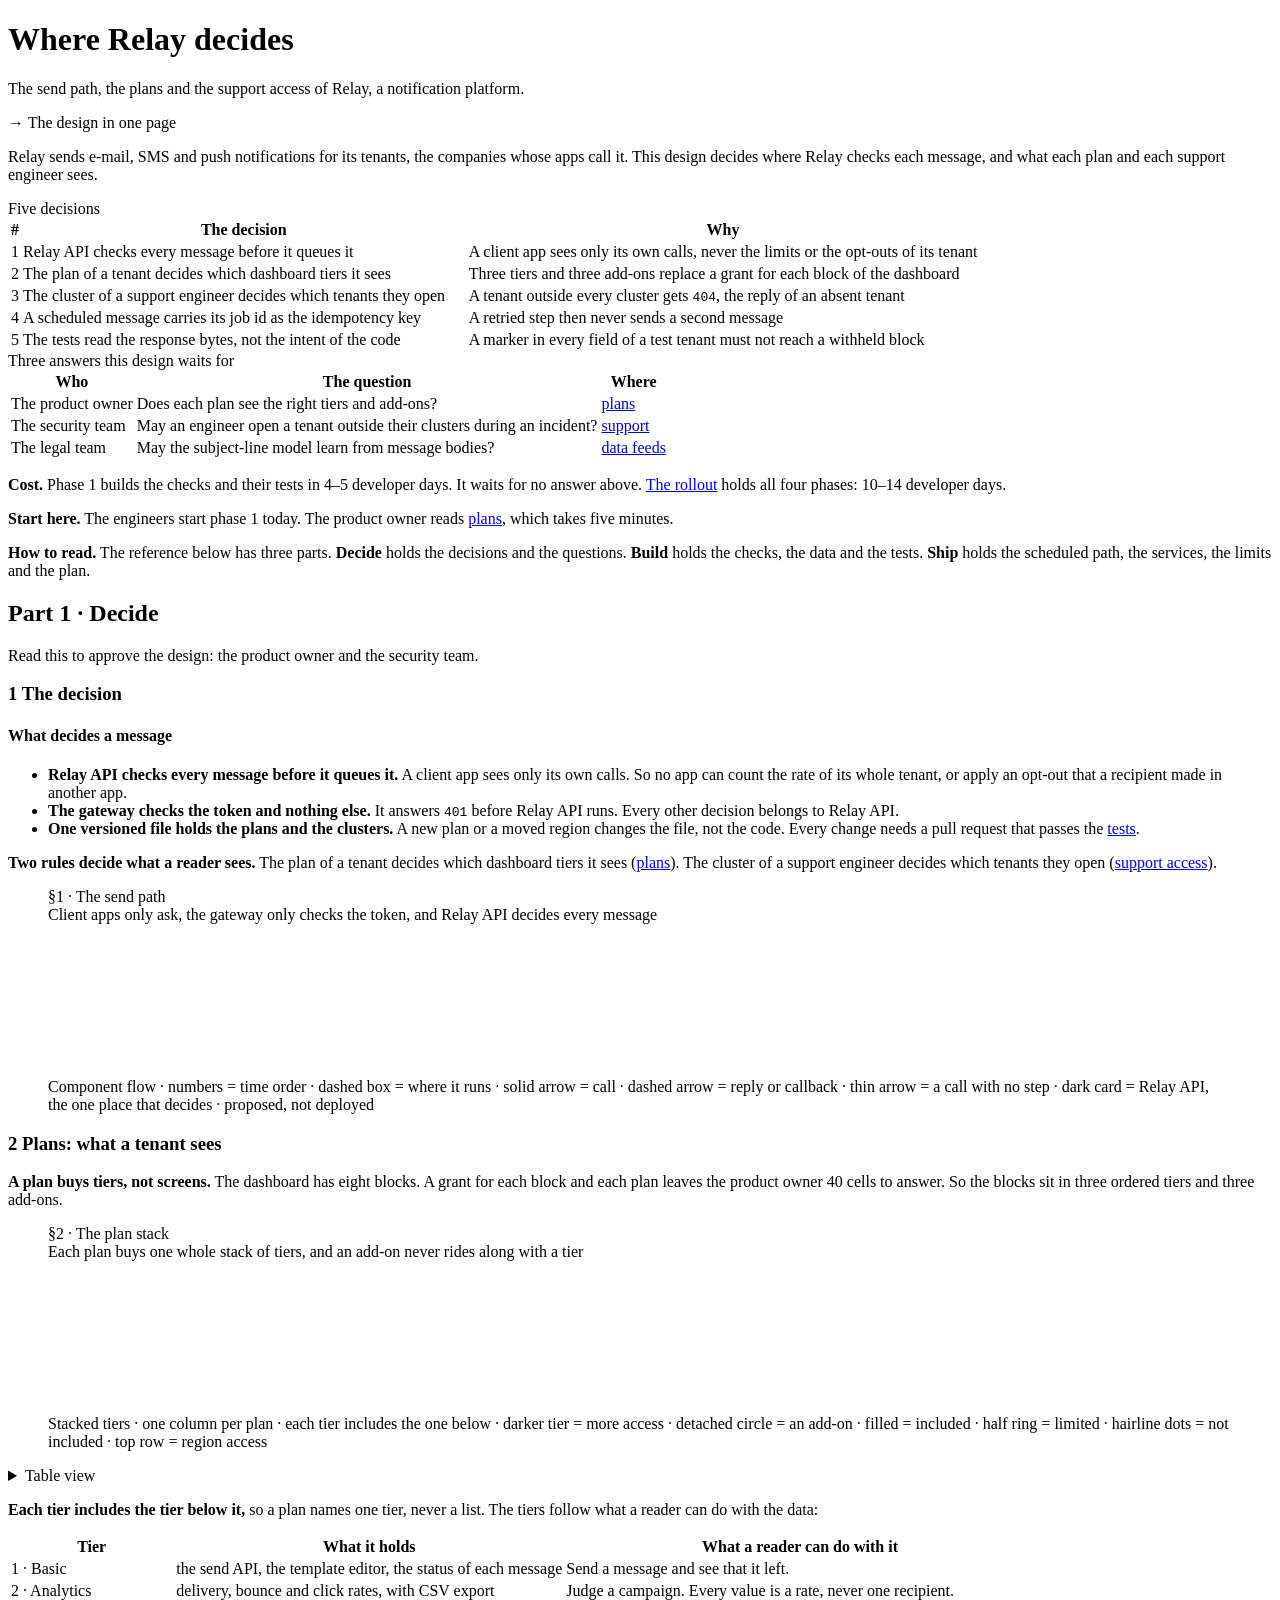
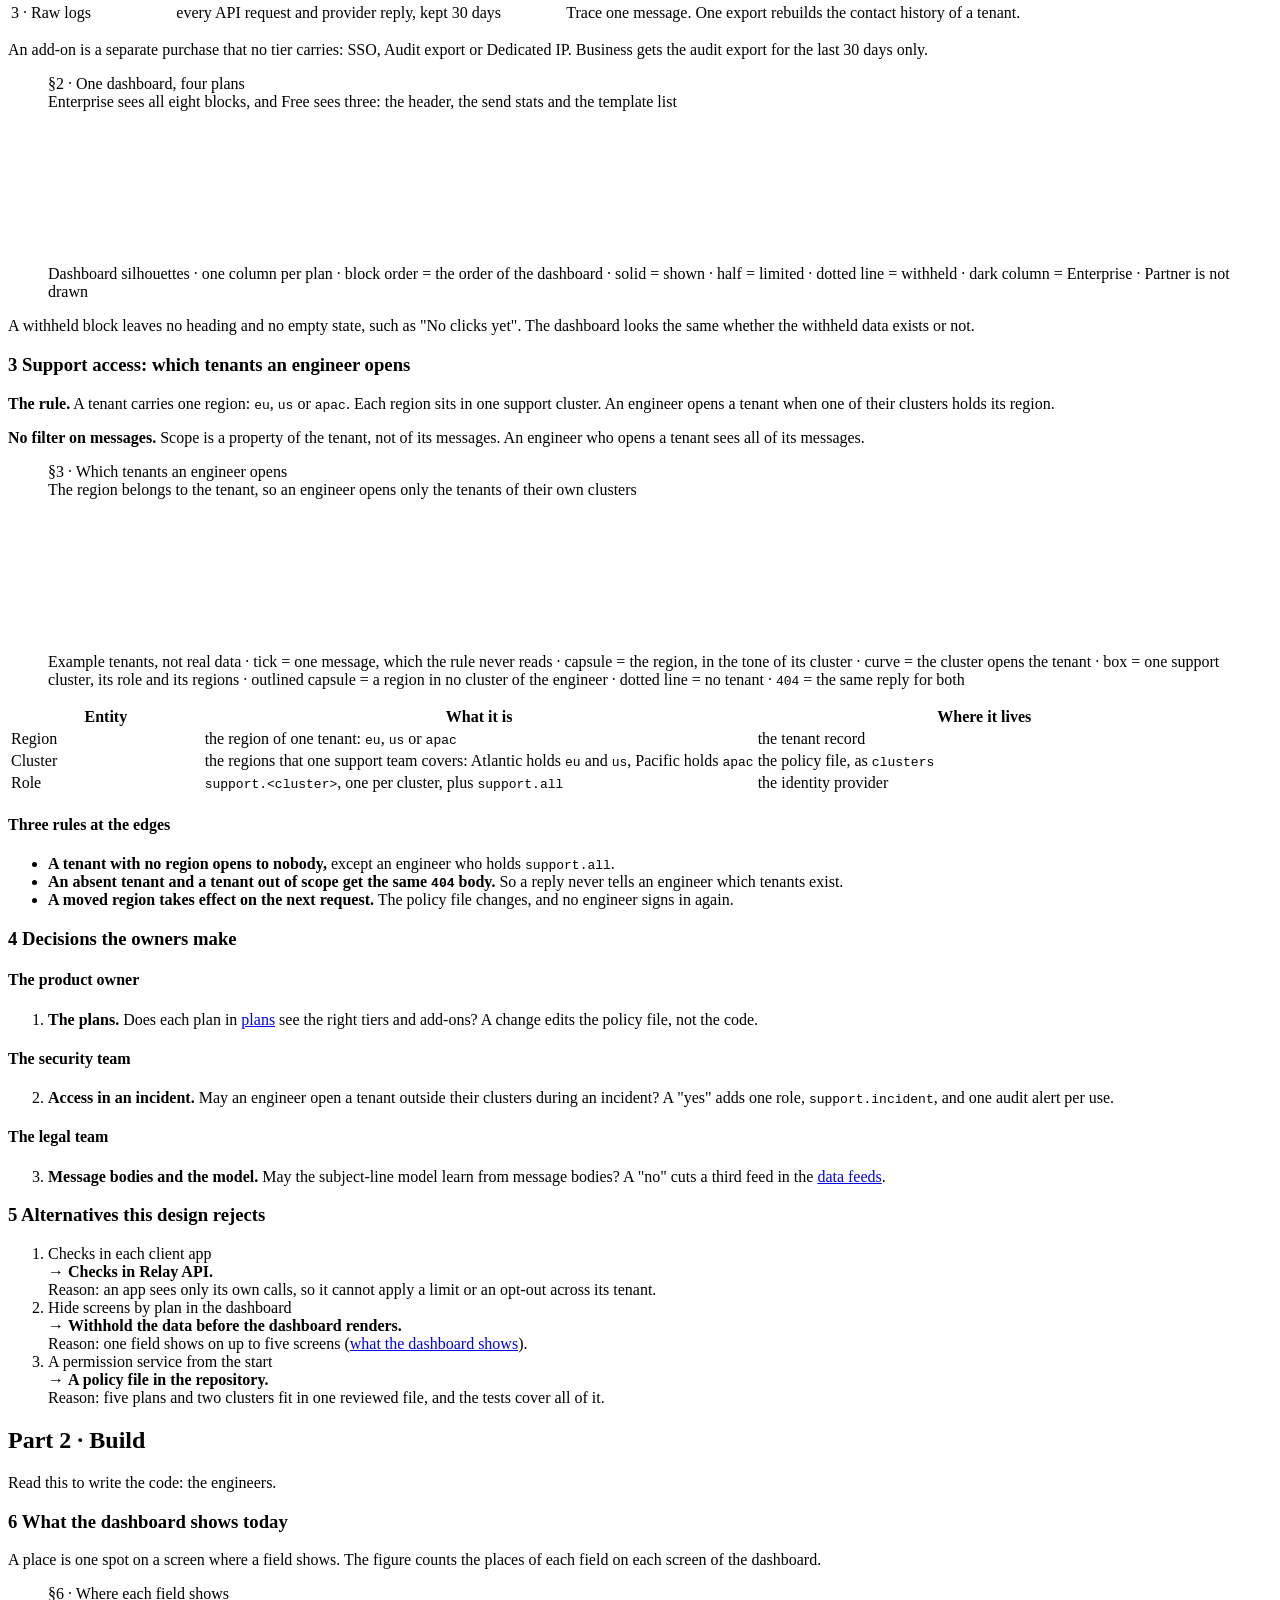
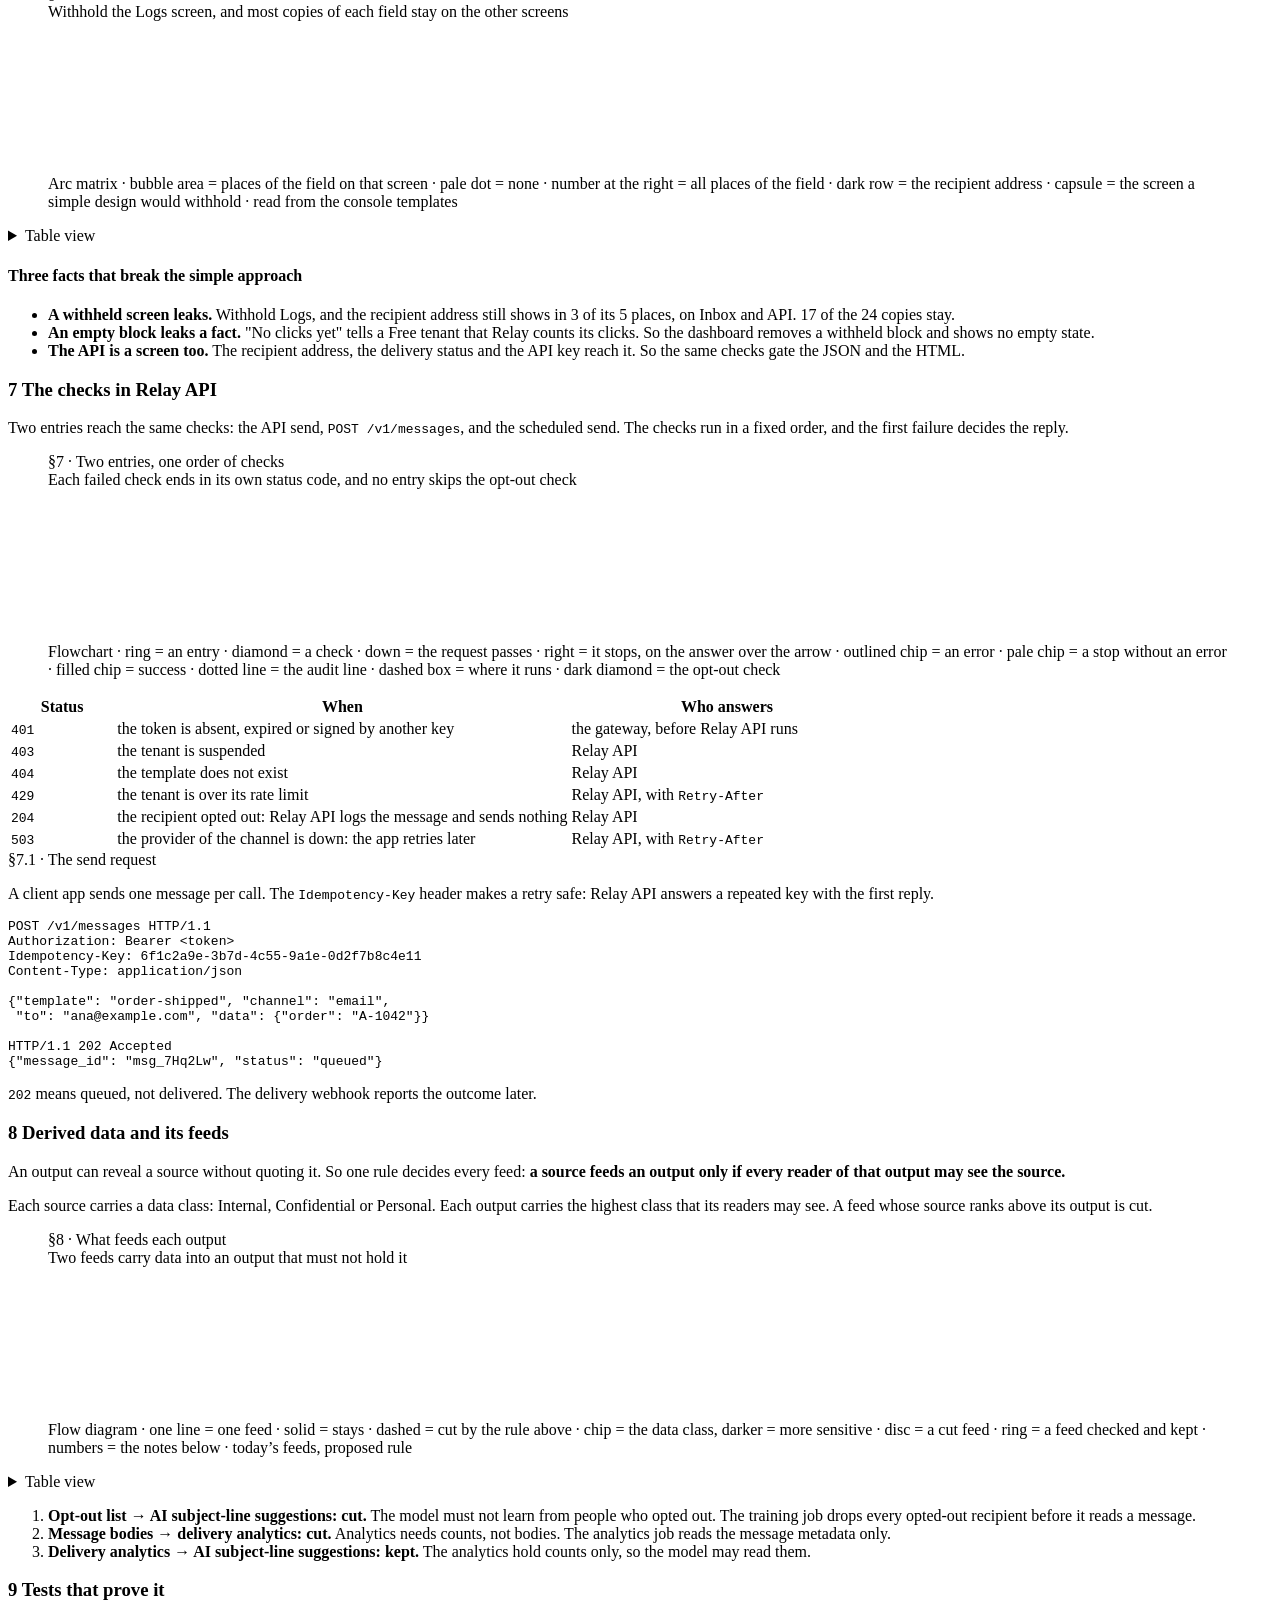
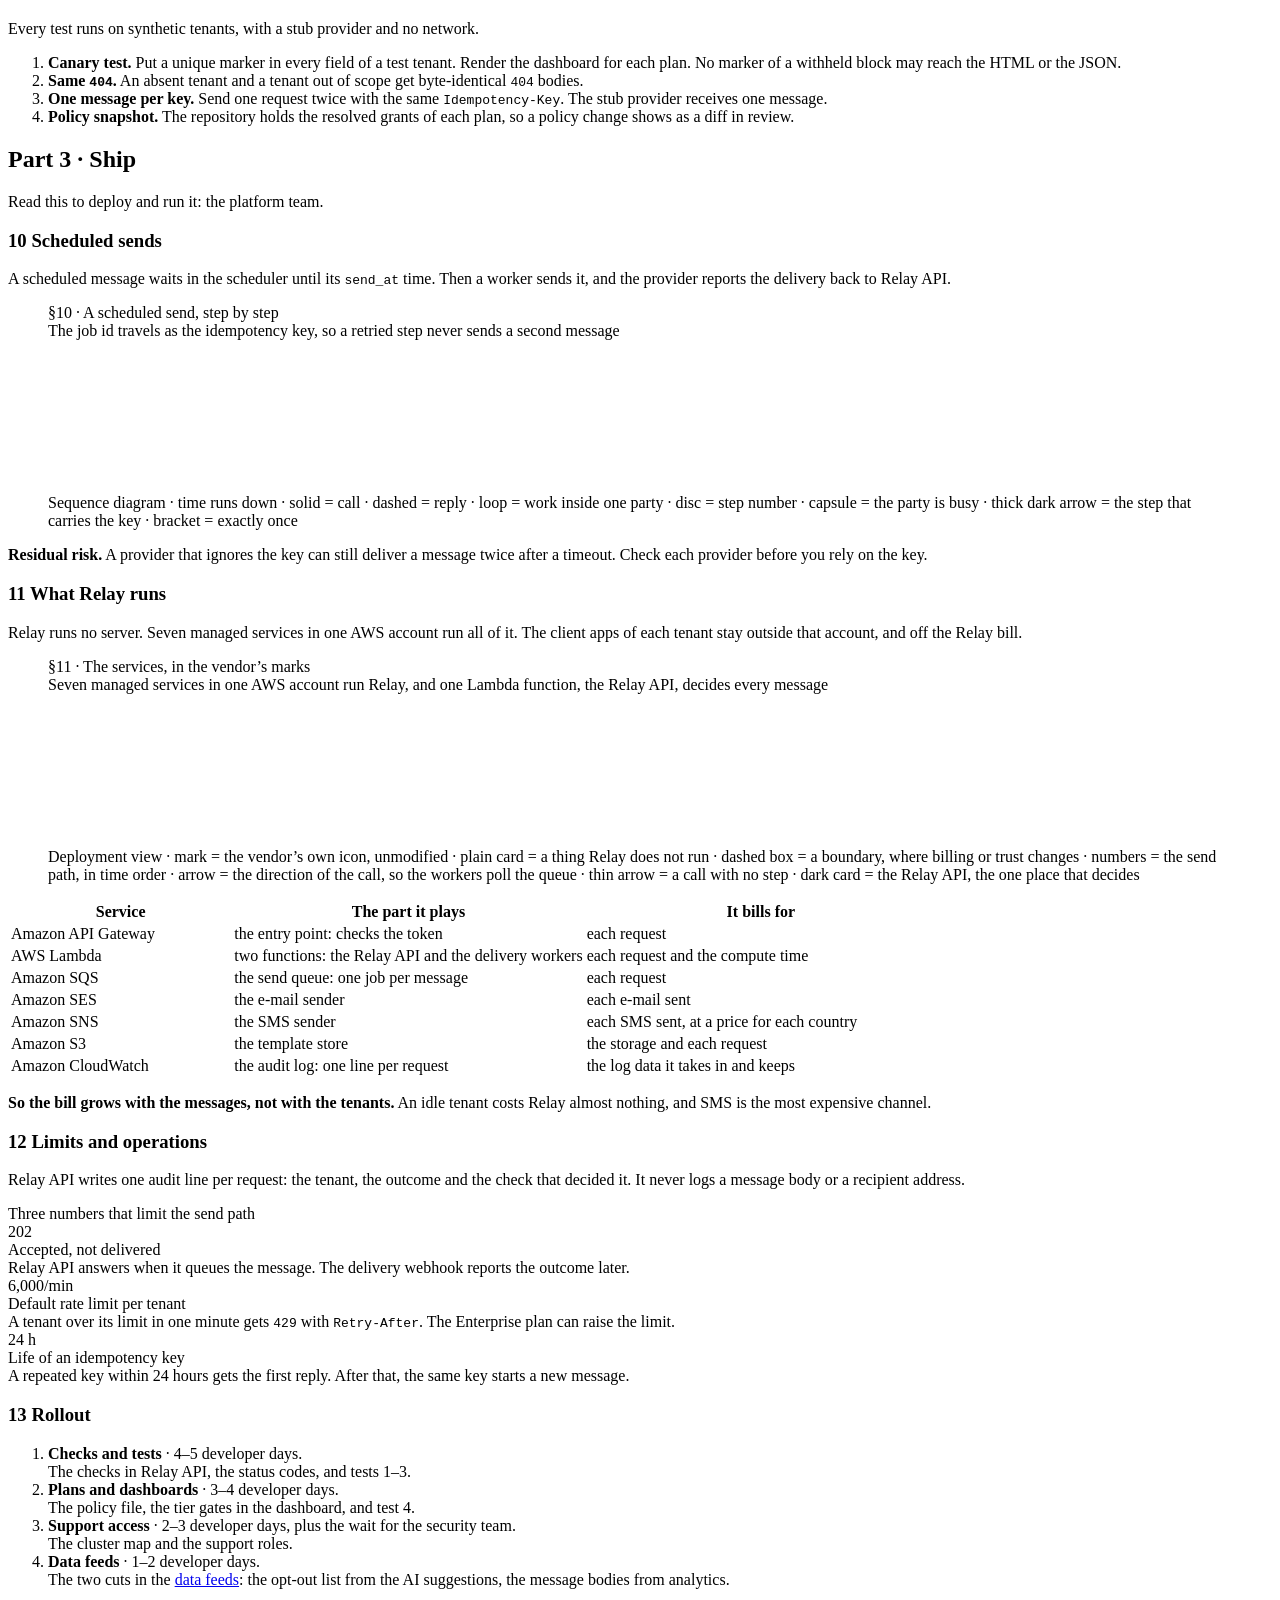
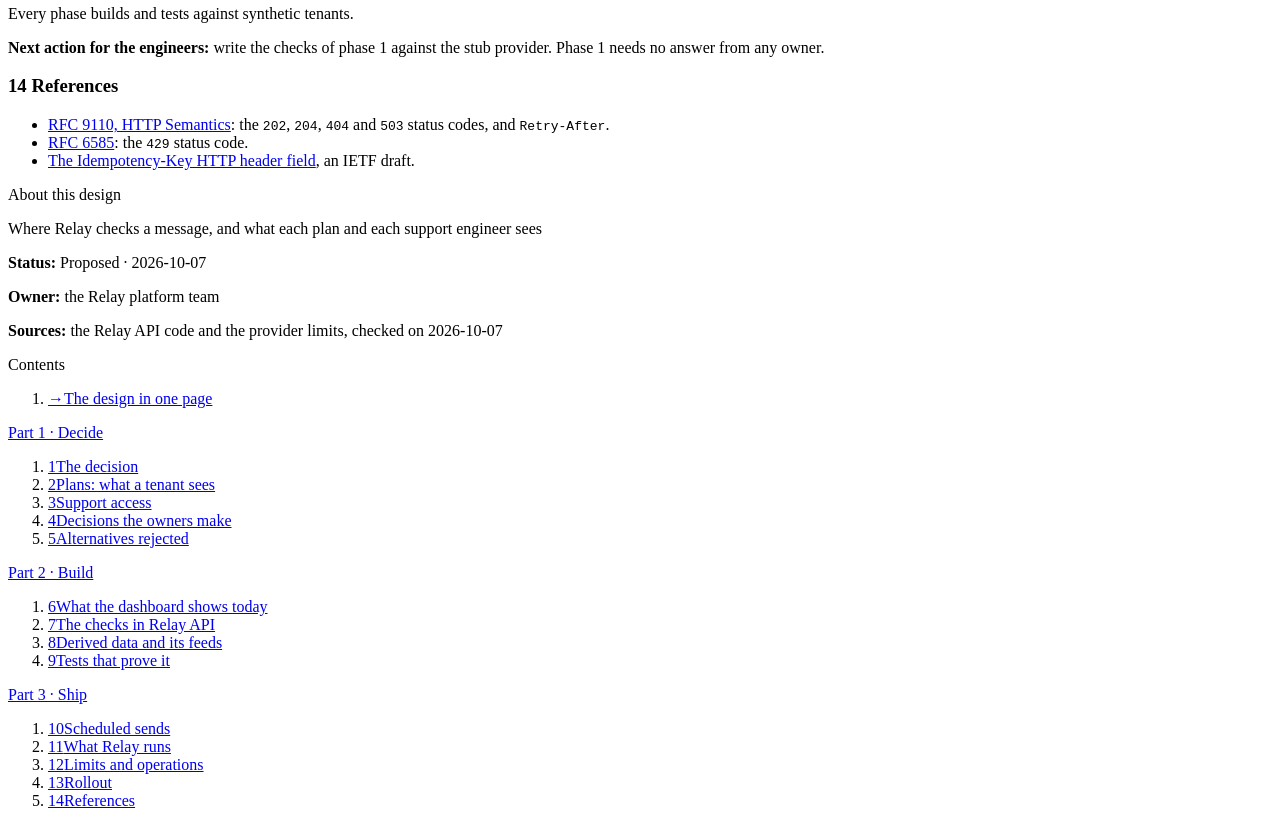
<file: skills/tech-design-doc/kit/shells/design-shell.html>
<!doctype html>
<html lang="en">
<head>
<meta charset="utf-8" />
<meta name="viewport" content="width=device-width,initial-scale=1" />
<meta name="color-scheme" content="light" />
<title>Where Relay decides · design</title>
<!--
  ═══ DESIGN SHELL · tech-design-doc ════════════════════════════════════════════════════════════
  The full design page. This file is a template: keep the structure, replace the Relay prose.
  The Markdown of the design is the source of truth. This shell restates it for the screen.

  The page, top to bottom:
    title + dek             one or two lines each
    the summary band        the whole design on the first 1280 x 900 screen
    Part 1 · Decide         the reader who approves: decisions, the access model, open questions
    Part 2 · Build          the reader who writes the code: facts from the code, checks, tests
    Part 3 · Ship           the reader who deploys and runs it: request path, services, limits, rollout
    the rail                an about card and the sticky contents list, nothing more

  Rules:
  1. Never edit the built page. Edit this shell or a figure script, then run python build.py.
  2. A figure placeholder stays EMPTY, with no attributes: svg id="fig-NAME". build.py draws
     figures/NAME.js once and bakes the same markup into every page that names it.
  3. Anchor every section, slot and part by a name (id="checks"), never by a number. The numbers
     in the headings, the slot kicks and the contents list are display only: renumber all three
     after a reorder. In running text, link by name ("see support access"), not by number.
  4. A figure is a four-part slot: kick, claim, figure, legend. The claim is a conclusion, never a
     chart type. A figure that carries data gets a table twin built from the same model object,
     and a checker compares the figure tooltips with the twin.
  5. The first screen holds the title, the dek and the whole summary band. Keep each to two lines,
     and keep each summary row to two lines.
  6. Space comes from style.css, never from style="". The only inline style is a th width.
  7. Nothing fetched: no src=, no link element, no web font, no second script element.
  8. Controlled English: one word one meaning, active voice, simple tenses, 25 words a sentence.
  ═══════════════════════════════════════════════════════════════════════════════════════════════
-->
<!--@@STYLE@@-->
</head>
<body class="design">
<div class="sheet">

  <!-- ══ the main column ══ -->
  <main class="main">
    <h1>Where Relay <b>decides</b></h1>
    <p class="dek">The send path, the plans and the support access of Relay, a notification platform.</p>

    <!-- ── THE SUMMARY BAND. HOLDS: one lead (what the system does, what this design decides), the
         decisions table, the "waits for" table, and three notes: cost, start here, how to read. The
         "Where" column links to a section by its name. ── -->
    <section id="summary" class="onepage">
      <div class="kick"><span class="n">→</span> The design in one page</div>
      <p class="lead">Relay sends e-mail, SMS and push notifications for its tenants, the companies whose apps call it. This design decides where Relay checks each message, and what each plan and each support engineer sees.</p>

      <div class="claim">Five decisions</div>
      <table>
        <thead><tr><th class="idx">#</th><th style="width:46%">The decision</th><th>Why</th></tr></thead>
        <tbody>
          <tr><td>1</td><td>Relay API checks every message before it queues it</td><td>A client app sees only its own calls, never the limits or the opt-outs of its tenant</td></tr>
          <tr><td>2</td><td>The plan of a tenant decides which dashboard tiers it sees</td><td>Three tiers and three add-ons replace a grant for each block of the dashboard</td></tr>
          <tr><td>3</td><td>The cluster of a support engineer decides which tenants they open</td><td>A tenant outside every cluster gets <code>404</code>, the reply of an absent tenant</td></tr>
          <tr><td>4</td><td>A scheduled message carries its job id as the idempotency key</td><td>A retried step then never sends a second message</td></tr>
          <tr><td>5</td><td>The tests read the response bytes, not the intent of the code</td><td>A marker in every field of a test tenant must not reach a withheld block</td></tr>
        </tbody>
      </table>

      <div class="claim">Three answers this design waits for</div>
      <table>
        <thead><tr><th class="who">Who</th><th>The question</th><th class="where">Where</th></tr></thead>
        <tbody>
          <tr><td>The product owner</td><td>Does each plan see the right tiers and add-ons?</td><td><a href="#plans">plans</a></td></tr>
          <tr><td>The security team</td><td>May an engineer open a tenant outside their clusters during an incident?</td><td><a href="#support">support</a></td></tr>
          <tr><td>The legal team</td><td>May the subject-line model learn from message bodies?</td><td><a href="#lineage">data feeds</a></td></tr>
        </tbody>
      </table>

      <div class="notes">
        <p><b>Cost.</b> Phase 1 builds the checks and their tests in 4–5 developer days. It waits for no answer above. <a href="#rollout">The rollout</a> holds all four phases: 10–14 developer days.</p>
        <p><b>Start here.</b> The engineers start phase 1 today. The product owner reads <a href="#plans">plans</a>, which takes five minutes.</p>
        <p><b>How to read.</b> The reference below has three parts. <b>Decide</b> holds the decisions and the questions. <b>Build</b> holds the checks, the data and the tests. <b>Ship</b> holds the scheduled path, the services, the limits and the plan.</p>
      </div>
    </section>

    <!-- ══ PART 1 · DECIDE. A part band opens the part of one reader. HOLDS: the part name, and one
         italic line that names the reader and what they do with this part. ══ -->
    <div class="part" id="decide">
      <h2 class="parth"><span class="pn">Part 1 ·</span> Decide</h2>
      <p class="partwho">Read this to approve the design: the product owner and the security team.</p>
    </div>

    <!-- ── HOLDS: each decision as one bold sentence an owner can approve, then its reason. Lead
         with the constraint that rules out the obvious approach, not with the code. Then the
         system figure, where the one control point is the HERO mark. ── -->
    <section id="decision">
      <h3 class="qhead"><span class="n">1</span> The decision</h3>
      <h4 class="minor">What decides a message</h4>
      <ul class="body list">
        <li><b>Relay API checks every message before it queues it.</b> A client app sees only its own calls. So no app can count the rate of its whole tenant, or apply an opt-out that a recipient made in another app.</li>
        <li><b>The gateway checks the token and nothing else.</b> It answers <code>401</code> before Relay API runs. Every other decision belongs to Relay API.</li>
        <li><b>One versioned file holds the plans and the clusters.</b> A new plan or a moved region changes the file, not the code. Every change needs a pull request that passes the <a href="#tests">tests</a>.</li>
      </ul>
      <p class="body"><b>Two rules decide what a reader sees.</b> The plan of a tenant decides which dashboard tiers it sees (<a href="#plans">plans</a>). The cluster of a support engineer decides which tenants they open (<a href="#support">support access</a>).</p>

      <figure class="slot" id="send-path">
        <div class="kick"><span class="n">§1</span> · The send path</div>
        <div class="claim">Client apps only ask, the gateway only checks the token, and Relay API decides every message</div>
        <div class="fig"><svg id="fig-system"></svg></div>
        <figcaption class="srcline">Component flow · numbers = time order · dashed box = where it runs · solid arrow = call · dashed arrow = reply or callback · thin arrow = a call with no step · dark card = Relay API, the one place that decides · proposed, not deployed</figcaption>
      </figure>
    </section>

    <!-- ── HOLDS: the unit an owner grants (here: tiers and add-ons), the stack figure and its
         table twin, the table of tiers, then the silhouettes figure. The stack figure and its
         twin read one model object, so they cannot drift apart. ── -->
    <section id="plans">
      <h3 class="qhead"><span class="n">2</span> Plans: what a tenant sees</h3>
      <p class="body"><b>A plan buys tiers, not screens.</b> The dashboard has eight blocks. A grant for each block and each plan leaves the product owner 40 cells to answer. So the blocks sit in three ordered tiers and three add-ons.</p>

      <figure class="slot" id="plan-stack">
        <div class="kick"><span class="n">§2</span> · The plan stack</div>
        <div class="claim">Each plan buys one whole stack of tiers, and an add-on never rides along with a tier</div>
        <div class="fig"><svg id="fig-stack"></svg></div>
        <figcaption class="srcline">Stacked tiers · one column per plan · each tier includes the one below · darker tier = more access · detached circle = an add-on · filled = included · half ring = limited · hairline dots = not included · top row = region access</figcaption>
      </figure>
      <details class="twin"><summary class="kick">Table view</summary>
        <table>
          <thead><tr><th style="width:16%">Plan</th><th style="width:30%">Tiers</th><th style="width:32%">Add-ons</th><th>Region access</th></tr></thead>
          <tbody>
            <tr><td>Free</td><td>Basic</td><td>none</td><td>own region</td></tr>
            <tr><td>Team</td><td>Basic, Analytics</td><td>none</td><td>own region</td></tr>
            <tr><td>Business</td><td>Basic, Analytics</td><td>SSO, Audit export (last 30 days)</td><td>own region</td></tr>
            <tr><td>Enterprise</td><td>Basic, Analytics, Raw logs</td><td>SSO, Audit export, Dedicated IP</td><td>all regions</td></tr>
            <tr><td>Partner</td><td>Basic, Analytics, Raw logs</td><td>SSO, Dedicated IP</td><td>all regions</td></tr>
          </tbody>
        </table>
      </details>

      <p class="body"><b>Each tier includes the tier below it,</b> so a plan names one tier, never a list. The tiers follow what a reader can do with the data:</p>
      <table>
        <thead><tr><th style="width:16%">Tier</th><th style="width:38%">What it holds</th><th>What a reader can do with it</th></tr></thead>
        <tbody>
          <tr><td>1 · Basic</td><td>the send API, the template editor, the status of each message</td><td>Send a message and see that it left.</td></tr>
          <tr><td>2 · Analytics</td><td>delivery, bounce and click rates, with CSV export</td><td>Judge a campaign. Every value is a rate, never one recipient.</td></tr>
          <tr><td>3 · Raw logs</td><td>every API request and provider reply, kept 30 days</td><td>Trace one message. One export rebuilds the contact history of a tenant.</td></tr>
        </tbody>
      </table>
      <p class="body">An add-on is a separate purchase that no tier carries: SSO, Audit export or Dedicated IP. Business gets the audit export for the last 30 days only.</p>

      <figure class="slot" id="plan-views">
        <div class="kick"><span class="n">§2</span> · One dashboard, four plans</div>
        <div class="claim">Enterprise sees all eight blocks, and Free sees three: the header, the send stats and the template list</div>
        <div class="fig"><svg id="fig-silhouettes"></svg></div>
        <figcaption class="srcline">Dashboard silhouettes · one column per plan · block order = the order of the dashboard · solid = shown · half = limited · dotted line = withheld · dark column = Enterprise · Partner is not drawn</figcaption>
      </figure>
      <p class="body">A withheld block leaves no heading and no empty state, such as "No clicks yet". The dashboard looks the same whether the withheld data exists or not.</p>
    </section>

    <!-- ── HOLDS: the scope rule in one sentence, the mapping figure, where each entity lives,
         and the rules at the edges: no value, an absent record, a change. ── -->
    <section id="support">
      <h3 class="qhead"><span class="n">3</span> Support access: which tenants an engineer opens</h3>
      <p class="body"><b>The rule.</b> A tenant carries one region: <code>eu</code>, <code>us</code> or <code>apac</code>. Each region sits in one support cluster. An engineer opens a tenant when one of their clusters holds its region.</p>
      <p class="body"><b>No filter on messages.</b> Scope is a property of the tenant, not of its messages. An engineer who opens a tenant sees all of its messages.</p>

      <figure class="slot" id="support-map">
        <div class="kick"><span class="n">§3</span> · Which tenants an engineer opens</div>
        <div class="claim">The region belongs to the tenant, so an engineer opens only the tenants of their own clusters</div>
        <div class="fig"><svg id="fig-mapping"></svg></div>
        <figcaption class="srcline">Example tenants, not real data · tick = one message, which the rule never reads · capsule = the region, in the tone of its cluster · curve = the cluster opens the tenant · box = one support cluster, its role and its regions · outlined capsule = a region in no cluster of the engineer · dotted line = no tenant · <code>404</code> = the same reply for both</figcaption>
      </figure>

      <table>
        <thead><tr><th style="width:16%">Entity</th><th style="width:46%">What it is</th><th>Where it lives</th></tr></thead>
        <tbody>
          <tr><td>Region</td><td>the region of one tenant: <code>eu</code>, <code>us</code> or <code>apac</code></td><td>the tenant record</td></tr>
          <tr><td>Cluster</td><td>the regions that one support team covers: Atlantic holds <code>eu</code> and <code>us</code>, Pacific holds <code>apac</code></td><td>the policy file, as <code>clusters</code></td></tr>
          <tr><td>Role</td><td><code class="nw">support.&lt;cluster&gt;</code>, one per cluster, plus <code class="nw">support.all</code></td><td>the identity provider</td></tr>
        </tbody>
      </table>
      <h4 class="minor">Three rules at the edges</h4>
      <ul class="body list">
        <li><b>A tenant with no region opens to nobody,</b> except an engineer who holds <code class="nw">support.all</code>.</li>
        <li><b>An absent tenant and a tenant out of scope get the same <code>404</code> body.</b> So a reply never tells an engineer which tenants exist.</li>
        <li><b>A moved region takes effect on the next request.</b> The policy file changes, and no engineer signs in again.</li>
      </ul>
    </section>

    <!-- ── HOLDS: every open question, numbered, grouped by owner. Each one says what a "yes" or
         a "no" changes, so an owner can answer in one line. ── -->
    <section id="owner-decisions">
      <h3 class="qhead"><span class="n">4</span> Decisions the owners make</h3>
      <h4 class="minor">The product owner</h4>
      <ol class="body list">
        <li><b>The plans.</b> Does each plan in <a href="#plans">plans</a> see the right tiers and add-ons? A change edits the policy file, not the code.</li>
      </ol>
      <h4 class="minor">The security team</h4>
      <ol class="body list" start="2">
        <li><b>Access in an incident.</b> May an engineer open a tenant outside their clusters during an incident? A "yes" adds one role, <code class="nw">support.incident</code>, and one audit alert per use.</li>
      </ol>
      <h4 class="minor">The legal team</h4>
      <ol class="body list" start="3">
        <li><b>Message bodies and the model.</b> May the subject-line model learn from message bodies? A "no" cuts a third feed in the <a href="#lineage">data feeds</a>.</li>
      </ol>
    </section>

    <!-- ── HOLDS: each rejected option, then the choice this design makes instead, then the
         reason. The reason names the constraint that rules the option out. ── -->
    <section id="alternatives">
      <h3 class="qhead"><span class="n">5</span> Alternatives this design rejects</h3>
      <ol class="body list">
        <li>Checks in each client app<br>→ <b>Checks in Relay API.</b><br>Reason: an app sees only its own calls, so it cannot apply a limit or an opt-out across its tenant.</li>
        <li>Hide screens by plan in the dashboard<br>→ <b>Withhold the data before the dashboard renders.</b><br>Reason: one field shows on up to five screens (<a href="#exposure">what the dashboard shows</a>).</li>
        <li>A permission service from the start<br>→ <b>A policy file in the repository.</b><br>Reason: five plans and two clusters fit in one reviewed file, and the tests cover all of it.</li>
      </ol>
    </section>

    <!-- ══ PART 2 · BUILD ══ -->
    <div class="part" id="build">
      <h2 class="parth"><span class="pn">Part 2 ·</span> Build</h2>
      <p class="partwho">Read this to write the code: the engineers.</p>
    </div>

    <!-- ── HOLDS: the facts from the code that break the simple approach. This figure counts what
         the table twin also states, so both come from one model object. ── -->
    <section id="exposure">
      <h3 class="qhead"><span class="n">6</span> What the dashboard shows today</h3>
      <p class="body">A place is one spot on a screen where a field shows. The figure counts the places of each field on each screen of the dashboard.</p>

      <figure class="slot" id="field-places">
        <div class="kick"><span class="n">§6</span> · Where each field shows</div>
        <div class="claim">Withhold the Logs screen, and most copies of each field stay on the other screens</div>
        <div class="fig"><svg id="fig-matrix"></svg></div>
        <figcaption class="srcline">Arc matrix · bubble area = places of the field on that screen · pale dot = none · number at the right = all places of the field · dark row = the recipient address · capsule = the screen a simple design would withhold · read from the console templates</figcaption>
      </figure>
      <details class="twin"><summary class="kick">Table view</summary>
        <table class="counts">
          <thead><tr><th style="width:28%">Field</th><th>Inbox</th><th>Analytics</th><th>Logs</th><th>Billing</th><th>API</th><th>Total</th></tr></thead>
          <tbody>
            <tr><td>Recipient address</td><td>2</td><td>0</td><td>2</td><td>0</td><td>1</td><td>5</td></tr>
            <tr><td>Message body</td><td>2</td><td>0</td><td>1</td><td>0</td><td>0</td><td>3</td></tr>
            <tr><td>Delivery status</td><td>1</td><td>3</td><td>1</td><td>1</td><td>1</td><td>7</td></tr>
            <tr><td>Click events</td><td>0</td><td>2</td><td>1</td><td>0</td><td>0</td><td>3</td></tr>
            <tr><td>Opt-out flag</td><td>1</td><td>1</td><td>1</td><td>0</td><td>0</td><td>3</td></tr>
            <tr><td>API key</td><td>0</td><td>0</td><td>1</td><td>0</td><td>2</td><td>3</td></tr>
            <tr class="total"><td>All fields</td><td>6</td><td>6</td><td>7</td><td>1</td><td>4</td><td>24</td></tr>
          </tbody>
        </table>
      </details>
      <h4 class="minor">Three facts that break the simple approach</h4>
      <ul class="body list">
        <li><b>A withheld screen leaks.</b> Withhold Logs, and the recipient address still shows in 3 of its 5 places, on Inbox and API. 17 of the 24 copies stay.</li>
        <li><b>An empty block leaks a fact.</b> "No clicks yet" tells a Free tenant that Relay counts its clicks. So the dashboard removes a withheld block and shows no empty state.</li>
        <li><b>The API is a screen too.</b> The recipient address, the delivery status and the API key reach it. So the same checks gate the JSON and the HTML.</li>
      </ul>
    </section>

    <!-- ── HOLDS: the order of the checks and what each exit returns. Exact names for engineers:
         routes, headers, status codes. One pre block shows a real request and its reply. ── -->
    <section id="checks">
      <h3 class="qhead"><span class="n">7</span> The checks in Relay API</h3>
      <p class="body">Two entries reach the same checks: the API send, <code>POST /v1/messages</code>, and the scheduled send. The checks run in a fixed order, and the first failure decides the reply.</p>

      <figure class="slot" id="check-order">
        <div class="kick"><span class="n">§7</span> · Two entries, one order of checks</div>
        <div class="claim">Each failed check ends in its own status code, and no entry skips the opt-out check</div>
        <div class="fig"><svg id="fig-checks"></svg></div>
        <figcaption class="srcline">Flowchart · ring = an entry · diamond = a check · down = the request passes · right = it stops, on the answer over the arrow · outlined chip = an error · pale chip = a stop without an error · filled chip = success · dotted line = the audit line · dashed box = where it runs · dark diamond = the opt-out check</figcaption>
      </figure>

      <table>
        <thead><tr><th style="width:12%">Status</th><th style="width:52%">When</th><th>Who answers</th></tr></thead>
        <tbody>
          <tr><td><code>401</code></td><td>the token is absent, expired or signed by another key</td><td>the gateway, before Relay API runs</td></tr>
          <tr><td><code>403</code></td><td>the tenant is suspended</td><td>Relay API</td></tr>
          <tr><td><code>404</code></td><td>the template does not exist</td><td>Relay API</td></tr>
          <tr><td><code>429</code></td><td>the tenant is over its rate limit</td><td>Relay API, with <code class="nw">Retry-After</code></td></tr>
          <tr><td><code>204</code></td><td>the recipient opted out: Relay API logs the message and sends nothing</td><td>Relay API</td></tr>
          <tr><td><code>503</code></td><td>the provider of the channel is down: the app retries later</td><td>Relay API, with <code class="nw">Retry-After</code></td></tr>
        </tbody>
      </table>

      <div class="kick subsec" id="send-request"><span class="n">§7.1</span> · The send request</div>
      <p class="body">A client app sends one message per call. The <code class="nw">Idempotency-Key</code> header makes a retry safe: Relay API answers a repeated key with the first reply.</p>
<pre><code>POST /v1/messages HTTP/1.1
Authorization: Bearer &lt;token&gt;
Idempotency-Key: 6f1c2a9e-3b7d-4c55-9a1e-0d2f7b8c4e11
Content-Type: application/json

{"template": "order-shipped", "channel": "email",
 "to": "ana@example.com", "data": {"order": "A-1042"}}

HTTP/1.1 202 Accepted
{"message_id": "msg_7Hq2Lw", "status": "queued"}</code></pre>
      <p class="body"><code>202</code> means queued, not delivered. The delivery webhook reports the outcome later.</p>
    </section>

    <!-- ── HOLDS: the rule that decides every feed, the lineage figure and its twin, and one
         numbered note per cut feed: what it cuts, and why. ── -->
    <section id="lineage">
      <h3 class="qhead"><span class="n">8</span> Derived data and its feeds</h3>
      <p class="body">An output can reveal a source without quoting it. So one rule decides every feed: <b>a source feeds an output only if every reader of that output may see the source.</b></p>
      <p class="body">Each source carries a data class: Internal, Confidential or Personal. Each output carries the highest class that its readers may see. A feed whose source ranks above its output is cut.</p>

      <figure class="slot" id="data-feeds">
        <div class="kick"><span class="n">§8</span> · What feeds each output</div>
        <div class="claim">Two feeds carry data into an output that must not hold it</div>
        <div class="fig"><svg id="fig-lineage"></svg></div>
        <figcaption class="srcline">Flow diagram · one line = one feed · solid = stays · dashed = cut by the rule above · chip = the data class, darker = more sensitive · disc = a cut feed · ring = a feed checked and kept · numbers = the notes below · today’s feeds, proposed rule</figcaption>
      </figure>
      <details class="twin"><summary class="kick">Table view</summary>
        <table>
          <thead><tr><th style="width:19%">Source</th><th style="width:26%">Output</th><th style="width:13%">Stays or cut</th><th>Why</th></tr></thead>
          <tbody>
            <tr><td>Delivery receipts</td><td>Delivery analytics</td><td>stays</td><td>delivery rate and bounce rate per template</td></tr>
            <tr><td>Click events</td><td>Delivery analytics</td><td>stays</td><td>click rate per link and per template</td></tr>
            <tr><td>Message bodies</td><td>Delivery analytics</td><td><b>cut</b> (2)</td><td>today the dashboard quotes the first line of each message; analytics needs counts, not bodies</td></tr>
            <tr><td>Message bodies</td><td>AI subject-line suggestions</td><td>stays</td><td>the past subject lines of the same tenant</td></tr>
            <tr><td>Click events</td><td>AI subject-line suggestions</td><td>stays</td><td>which past subject lines drew clicks</td></tr>
            <tr><td>Opt-out list</td><td>AI subject-line suggestions</td><td><b>cut</b> (1)</td><td>the model must not learn from people who opted out</td></tr>
            <tr><td>Delivery analytics</td><td>AI subject-line suggestions</td><td>stays (3)</td><td>the open rate of each past subject line: counts only, never an address</td></tr>
            <tr><td>Contact list</td><td>Invoices</td><td>stays</td><td>the count of stored contacts sets the price tier</td></tr>
            <tr><td>Delivery receipts</td><td>Invoices</td><td>stays</td><td>the delivered count is the billed count</td></tr>
            <tr><td>Billing records</td><td>Invoices</td><td>stays</td><td>the plan, the price and the usage</td></tr>
          </tbody>
        </table>
      </details>
      <ol class="body list">
        <li><b>Opt-out list → AI subject-line suggestions: cut.</b> The model must not learn from people who opted out. The training job drops every opted-out recipient before it reads a message.</li>
        <li><b>Message bodies → delivery analytics: cut.</b> Analytics needs counts, not bodies. The analytics job reads the message metadata only.</li>
        <li><b>Delivery analytics → AI subject-line suggestions: kept.</b> The analytics hold counts only, so the model may read them.</li>
      </ol>
    </section>

    <!-- ── HOLDS: the tests that prove the design on the output, numbered, so the rollout can name
         them. Say what each test feeds in and what must not come out. ── -->
    <section id="tests">
      <h3 class="qhead"><span class="n">9</span> Tests that prove it</h3>
      <p class="body">Every test runs on synthetic tenants, with a stub provider and no network.</p>
      <ol class="body list">
        <li><b>Canary test.</b> Put a unique marker in every field of a test tenant. Render the dashboard for each plan. No marker of a withheld block may reach the HTML or the JSON.</li>
        <li><b>Same <code>404</code>.</b> An absent tenant and a tenant out of scope get byte-identical <code>404</code> bodies.</li>
        <li><b>One message per key.</b> Send one request twice with the same <code class="nw">Idempotency-Key</code>. The stub provider receives one message.</li>
        <li><b>Policy snapshot.</b> The repository holds the resolved grants of each plan, so a policy change shows as a diff in review.</li>
      </ol>
    </section>

    <!-- ══ PART 3 · SHIP ══ -->
    <div class="part" id="ship">
      <h2 class="parth"><span class="pn">Part 3 ·</span> Ship</h2>
      <p class="partwho">Read this to deploy and run it: the platform team.</p>
    </div>

    <!-- ── HOLDS: the path that runs later, with the sequence figure, and the residual risk in
         plain words: what can still go wrong, and what to check. ── -->
    <section id="scheduled">
      <h3 class="qhead"><span class="n">10</span> Scheduled sends</h3>
      <p class="body">A scheduled message waits in the scheduler until its <code>send_at</code> time. Then a worker sends it, and the provider reports the delivery back to Relay API.</p>

      <figure class="slot" id="schedule-steps">
        <div class="kick"><span class="n">§10</span> · A scheduled send, step by step</div>
        <div class="claim">The job id travels as the idempotency key, so a retried step never sends a second message</div>
        <div class="fig"><svg id="fig-sequence"></svg></div>
        <figcaption class="srcline">Sequence diagram · time runs down · solid = call · dashed = reply · loop = work inside one party · disc = step number · capsule = the party is busy · thick dark arrow = the step that carries the key · bracket = exactly once</figcaption>
      </figure>
      <p class="body"><b>Residual risk.</b> A provider that ignores the key can still deliver a message twice after a timeout. Check each provider before you rely on the key.</p>
    </section>

    <!-- ── HOLDS: what runs, where, and who bills it: the services figure in the vendors' own marks
         (figures/services.js, with "icons" in doc.json), then one table of the services and what
         each one bills for. This view answers "what do we run, and who bills us" for the reader who
         deploys and pays. It never retells a flow: the send path figure does that. The table names
         the same services as the figure, so change both. ── -->
    <section id="services">
      <h3 class="qhead"><span class="n">11</span> What Relay runs</h3>
      <p class="body">Relay runs no server. Seven managed services in one AWS account run all of it. The client apps of each tenant stay outside that account, and off the Relay bill.</p>

      <figure class="slot" id="service-map">
        <div class="kick"><span class="n">§11</span> · The services, in the vendor’s marks</div>
        <div class="claim">Seven managed services in one AWS account run Relay, and one Lambda function, the Relay API, decides every message</div>
        <div class="fig"><svg id="fig-services"></svg></div>
        <figcaption class="srcline">Deployment view · mark = the vendor’s own icon, unmodified · plain card = a thing Relay does not run · dashed box = a boundary, where billing or trust changes · numbers = the send path, in time order · arrow = the direction of the call, so the workers poll the queue · thin arrow = a call with no step · dark card = the Relay API, the one place that decides</figcaption>
      </figure>

      <table>
        <thead><tr><th style="width:24%">Service</th><th style="width:38%">The part it plays</th><th>It bills for</th></tr></thead>
        <tbody>
          <tr><td>Amazon API Gateway</td><td>the entry point: checks the token</td><td>each request</td></tr>
          <tr><td>AWS Lambda</td><td>two functions: the Relay API and the delivery workers</td><td>each request and the compute time</td></tr>
          <tr><td>Amazon SQS</td><td>the send queue: one job per message</td><td>each request</td></tr>
          <tr><td>Amazon SES</td><td>the e-mail sender</td><td>each e-mail sent</td></tr>
          <tr><td>Amazon SNS</td><td>the SMS sender</td><td>each SMS sent, at a price for each country</td></tr>
          <tr><td>Amazon S3</td><td>the template store</td><td>the storage and each request</td></tr>
          <tr><td>Amazon CloudWatch</td><td>the audit log: one line per request</td><td>the log data it takes in and keeps</td></tr>
        </tbody>
      </table>
      <p class="body"><b>So the bill grows with the messages, not with the tenants.</b> An idle tenant costs Relay almost nothing, and SMS is the most expensive channel.</p>
    </section>

    <!-- ── HOLDS: what the system logs and never logs, then the callout: three numbers that limit
         the system, each with what it means for the reader. ── -->
    <section id="operations">
      <h3 class="qhead"><span class="n">12</span> Limits and operations</h3>
      <p class="body">Relay API writes one audit line per request: the tenant, the outcome and the check that decided it. It never logs a message body or a recipient address.</p>

      <div class="callout">
        <div class="kick">Three numbers that limit the send path</div>
        <div class="traits">
          <div class="t"><div class="big">202</div><div class="nm">Accepted, not delivered</div>
            <div class="ds">Relay API answers when it queues the message. The delivery webhook reports the outcome later.</div></div>
          <div class="t"><div class="big">6,000/min</div><div class="nm">Default rate limit per tenant</div>
            <div class="ds">A tenant over its limit in one minute gets <code>429</code> with <code class="nw">Retry-After</code>. The Enterprise plan can raise the limit.</div></div>
          <div class="t"><div class="big">24 h</div><div class="nm">Life of an idempotency key</div>
            <div class="ds">A repeated key within 24 hours gets the first reply. After that, the same key starts a new message.</div></div>
        </div>
      </div>
    </section>

    <!-- ── HOLDS: the phases, each with its effort in developer days and what it waits for, then
         one next action. The brief copies this cost table: change both. ── -->
    <section id="rollout">
      <h3 class="qhead"><span class="n">13</span> Rollout</h3>
      <ol class="body list">
        <li><b>Checks and tests</b> · 4–5 developer days.<br>The checks in Relay API, the status codes, and tests 1–3.</li>
        <li><b>Plans and dashboards</b> · 3–4 developer days.<br>The policy file, the tier gates in the dashboard, and test 4.</li>
        <li><b>Support access</b> · 2–3 developer days, plus the wait for the security team.<br>The cluster map and the support roles.</li>
        <li><b>Data feeds</b> · 1–2 developer days.<br>The two cuts in the <a href="#lineage">data feeds</a>: the opt-out list from the AI suggestions, the message bodies from analytics.</li>
      </ol>
      <p class="body">Every phase builds and tests against synthetic tenants.</p>
      <p class="body"><b>Next action for the engineers:</b> write the checks of phase 1 against the stub provider. Phase 1 needs no answer from any owner.</p>
    </section>

    <!-- ── HOLDS: the sources a reader can check. Link out here, never in the brief. ── -->
    <section id="references">
      <h3 class="qhead"><span class="n">14</span> References</h3>
      <ul class="body list">
        <li><a href="https://www.rfc-editor.org/rfc/rfc9110">RFC 9110, HTTP Semantics</a>: the <code>202</code>, <code>204</code>, <code>404</code> and <code>503</code> status codes, and <code class="nw">Retry-After</code>.</li>
        <li><a href="https://www.rfc-editor.org/rfc/rfc6585">RFC 6585</a>: the <code>429</code> status code.</li>
        <li><a href="https://datatracker.ietf.org/doc/draft-ietf-httpapi-idempotency-key-header/">The Idempotency-Key HTTP header field</a>, an IETF draft.</li>
      </ul>
    </section>
  </main>

  <!-- ══ THE RAIL. HOLDS: a short about card (scope, status, owner, sources) and the sticky
       contents list, grouped by part. Nothing else: long sections stay in the main column. ══ -->
  <aside class="rail">
    <div class="top">
      <div class="lbl">About this design</div>
      <p class="ttl">Where Relay checks a message, and what each plan and each support engineer sees</p>
      <p><b>Status:</b> Proposed · 2026-10-07</p>
      <p><b>Owner:</b> the Relay platform team</p>
      <p><b>Sources:</b> the Relay API code and the provider limits, checked on 2026-10-07</p>
    </div>

    <nav class="toc" aria-label="Contents">
      <div class="lbl">Contents</div>
      <ol>
        <li><a href="#summary"><span class="n">→</span>The design in one page</a></li>
      </ol>
      <div class="sub"><a href="#decide">Part 1 · Decide</a></div>
      <ol>
        <li><a href="#decision"><span class="n">1</span>The decision</a></li>
        <li><a href="#plans"><span class="n">2</span>Plans: what a tenant sees</a></li>
        <li><a href="#support"><span class="n">3</span>Support access</a></li>
        <li><a href="#owner-decisions"><span class="n">4</span>Decisions the owners make</a></li>
        <li><a href="#alternatives"><span class="n">5</span>Alternatives rejected</a></li>
      </ol>
      <div class="sub"><a href="#build">Part 2 · Build</a></div>
      <ol>
        <li><a href="#exposure"><span class="n">6</span>What the dashboard shows today</a></li>
        <li><a href="#checks"><span class="n">7</span>The checks in Relay API</a></li>
        <li><a href="#lineage"><span class="n">8</span>Derived data and its feeds</a></li>
        <li><a href="#tests"><span class="n">9</span>Tests that prove it</a></li>
      </ol>
      <div class="sub"><a href="#ship">Part 3 · Ship</a></div>
      <ol>
        <li><a href="#scheduled"><span class="n">10</span>Scheduled sends</a></li>
        <li><a href="#services"><span class="n">11</span>What Relay runs</a></li>
        <li><a href="#operations"><span class="n">12</span>Limits and operations</a></li>
        <li><a href="#rollout"><span class="n">13</span>Rollout</a></li>
        <li><a href="#references"><span class="n">14</span>References</a></li>
      </ol>
    </nav>
  </aside>
</div>

<!--@@SCRIPT@@-->
</body>
</html>
</file>
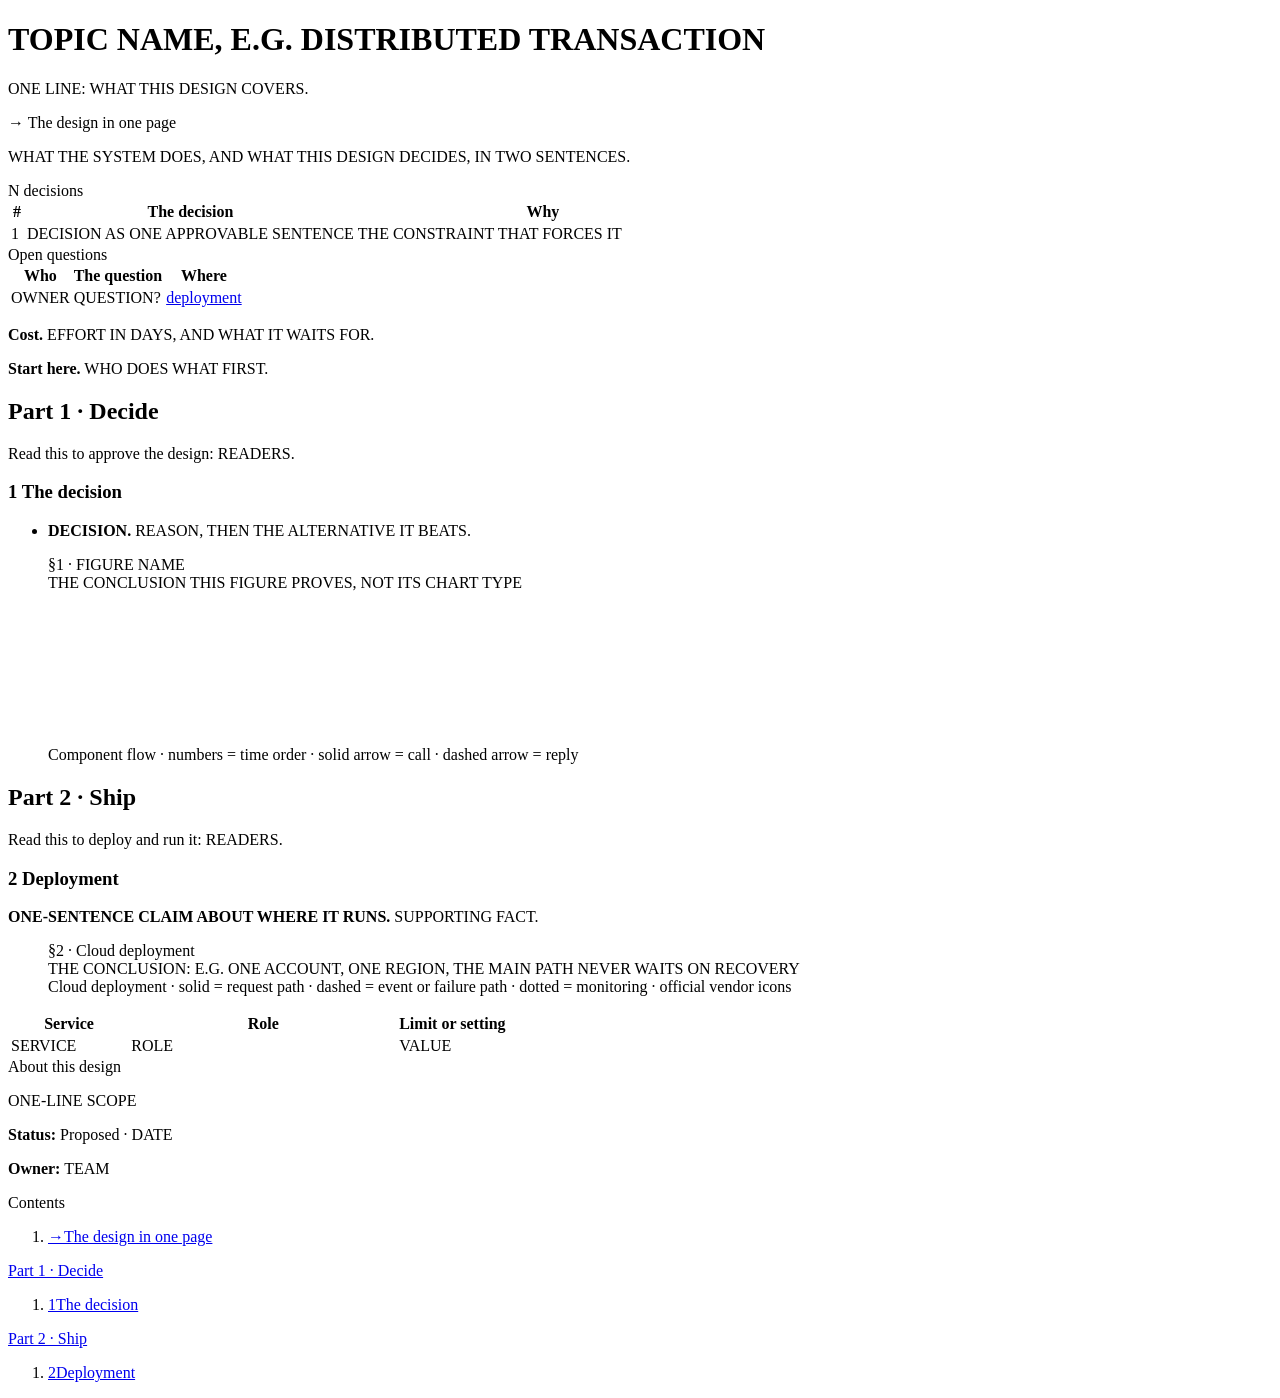
<file: skills/tech-design-doc/kit/shells/starter.html>
<!doctype html>
<html lang="en">
<head>
<meta charset="utf-8" />
<meta name="viewport" content="width=device-width,initial-scale=1" />
<meta name="color-scheme" content="light" />
<title>TOPIC NAME · design</title>
<!--
  STARTER SHELL · tech-design-doc. Copy it next to your doc.json, then replace every UPPERCASE
  placeholder. The Markdown doc is the source of truth; this page restates it for the screen.
  Each pattern appears once: repeat a section, a slot or a table as often as you need.
  Build:  python <skill>/kit/build.py doc.json      (doc.json: {"pages": [{"shell": "...", "out": "..."}]})
  - A figure placeholder stays EMPTY: <svg id="fig-NAME"></svg> draws figures/NAME.json.
  - A cloud deployment diagram: <!- -@@INCLUDE PATH.svg@@- -> (no spaces in the dashes) inlines
    the .svg that scripts/cloud_diagram.py wrote.
  - Anchor sections by name (id="rollout"). Renumber headings and the contents list together.
  - No src=, no <link>, no second <script>: the build checks it.
-->
<!--@@STYLE@@-->
</head>
<body class="design">
<div class="sheet">

  <main class="main">
    <h1>TOPIC NAME, E.G. DISTRIBUTED TRANSACTION</h1>
    <p class="dek">ONE LINE: WHAT THIS DESIGN COVERS.</p>

    <section id="summary" class="onepage">
      <div class="kick"><span class="n">→</span> The design in one page</div>
      <p class="lead">WHAT THE SYSTEM DOES, AND WHAT THIS DESIGN DECIDES, IN TWO SENTENCES.</p>

      <div class="claim">N decisions</div>
      <table>
        <thead><tr><th class="idx">#</th><th style="width:46%">The decision</th><th>Why</th></tr></thead>
        <tbody>
          <tr><td>1</td><td>DECISION AS ONE APPROVABLE SENTENCE</td><td>THE CONSTRAINT THAT FORCES IT</td></tr>
        </tbody>
      </table>

      <div class="claim">Open questions</div>
      <table>
        <thead><tr><th class="who">Who</th><th>The question</th><th class="where">Where</th></tr></thead>
        <tbody>
          <tr><td>OWNER</td><td>QUESTION?</td><td><a href="#deployment">deployment</a></td></tr>
        </tbody>
      </table>

      <div class="notes">
        <p><b>Cost.</b> EFFORT IN DAYS, AND WHAT IT WAITS FOR.</p>
        <p><b>Start here.</b> WHO DOES WHAT FIRST.</p>
      </div>
    </section>

    <div class="part" id="decide">
      <h2 class="parth"><span class="pn">Part 1 ·</span> Decide</h2>
      <p class="partwho">Read this to approve the design: READERS.</p>
    </div>

    <section id="decision">
      <h3 class="qhead"><span class="n">1</span> The decision</h3>
      <ul class="body list">
        <li><b>DECISION.</b> REASON, THEN THE ALTERNATIVE IT BEATS.</li>
      </ul>

      <figure class="slot" id="arch-slot">
        <div class="kick"><span class="n">§1</span> · FIGURE NAME</div>
        <div class="claim">THE CONCLUSION THIS FIGURE PROVES, NOT ITS CHART TYPE</div>
        <div class="fig"><svg id="fig-arch"></svg></div>
        <figcaption class="srcline">Component flow · numbers = time order · solid arrow = call · dashed arrow = reply</figcaption>
      </figure>
    </section>

    <div class="part" id="ship">
      <h2 class="parth"><span class="pn">Part 2 ·</span> Ship</h2>
      <p class="partwho">Read this to deploy and run it: READERS.</p>
    </div>

    <section id="deployment">
      <h3 class="qhead"><span class="n">2</span> Deployment</h3>
      <p class="body"><b>ONE-SENTENCE CLAIM ABOUT WHERE IT RUNS.</b> SUPPORTING FACT.</p>
      <figure class="slot" id="deploy-slot">
        <div class="kick"><span class="n">§2</span> · Cloud deployment</div>
        <div class="claim">THE CONCLUSION: E.G. ONE ACCOUNT, ONE REGION, THE MAIN PATH NEVER WAITS ON RECOVERY</div>
        <div class="fig wide"><!--@@INCLUDE img/deploy.svg@@--></div>
        <figcaption class="srcline">Cloud deployment · solid = request path · dashed = event or failure path · dotted = monitoring · official vendor icons</figcaption>
      </figure>
      <table>
        <thead><tr><th style="width:24%">Service</th><th>Role</th><th style="width:22%">Limit or setting</th></tr></thead>
        <tbody>
          <tr><td>SERVICE</td><td>ROLE</td><td>VALUE</td></tr>
        </tbody>
      </table>
    </section>
  </main>

  <aside class="rail">
    <div class="top">
      <div class="lbl">About this design</div>
      <p class="ttl">ONE-LINE SCOPE</p>
      <p><b>Status:</b> Proposed · DATE</p>
      <p><b>Owner:</b> TEAM</p>
    </div>
    <nav class="toc" aria-label="Contents">
      <div class="lbl">Contents</div>
      <ol>
        <li><a href="#summary"><span class="n">→</span>The design in one page</a></li>
      </ol>
      <div class="sub"><a href="#decide">Part 1 · Decide</a></div>
      <ol>
        <li><a href="#decision"><span class="n">1</span>The decision</a></li>
      </ol>
      <div class="sub"><a href="#ship">Part 2 · Ship</a></div>
      <ol>
        <li><a href="#deployment"><span class="n">2</span>Deployment</a></li>
      </ol>
    </nav>
  </aside>
</div>

<!--@@SCRIPT@@-->
</body>
</html>
</file>
